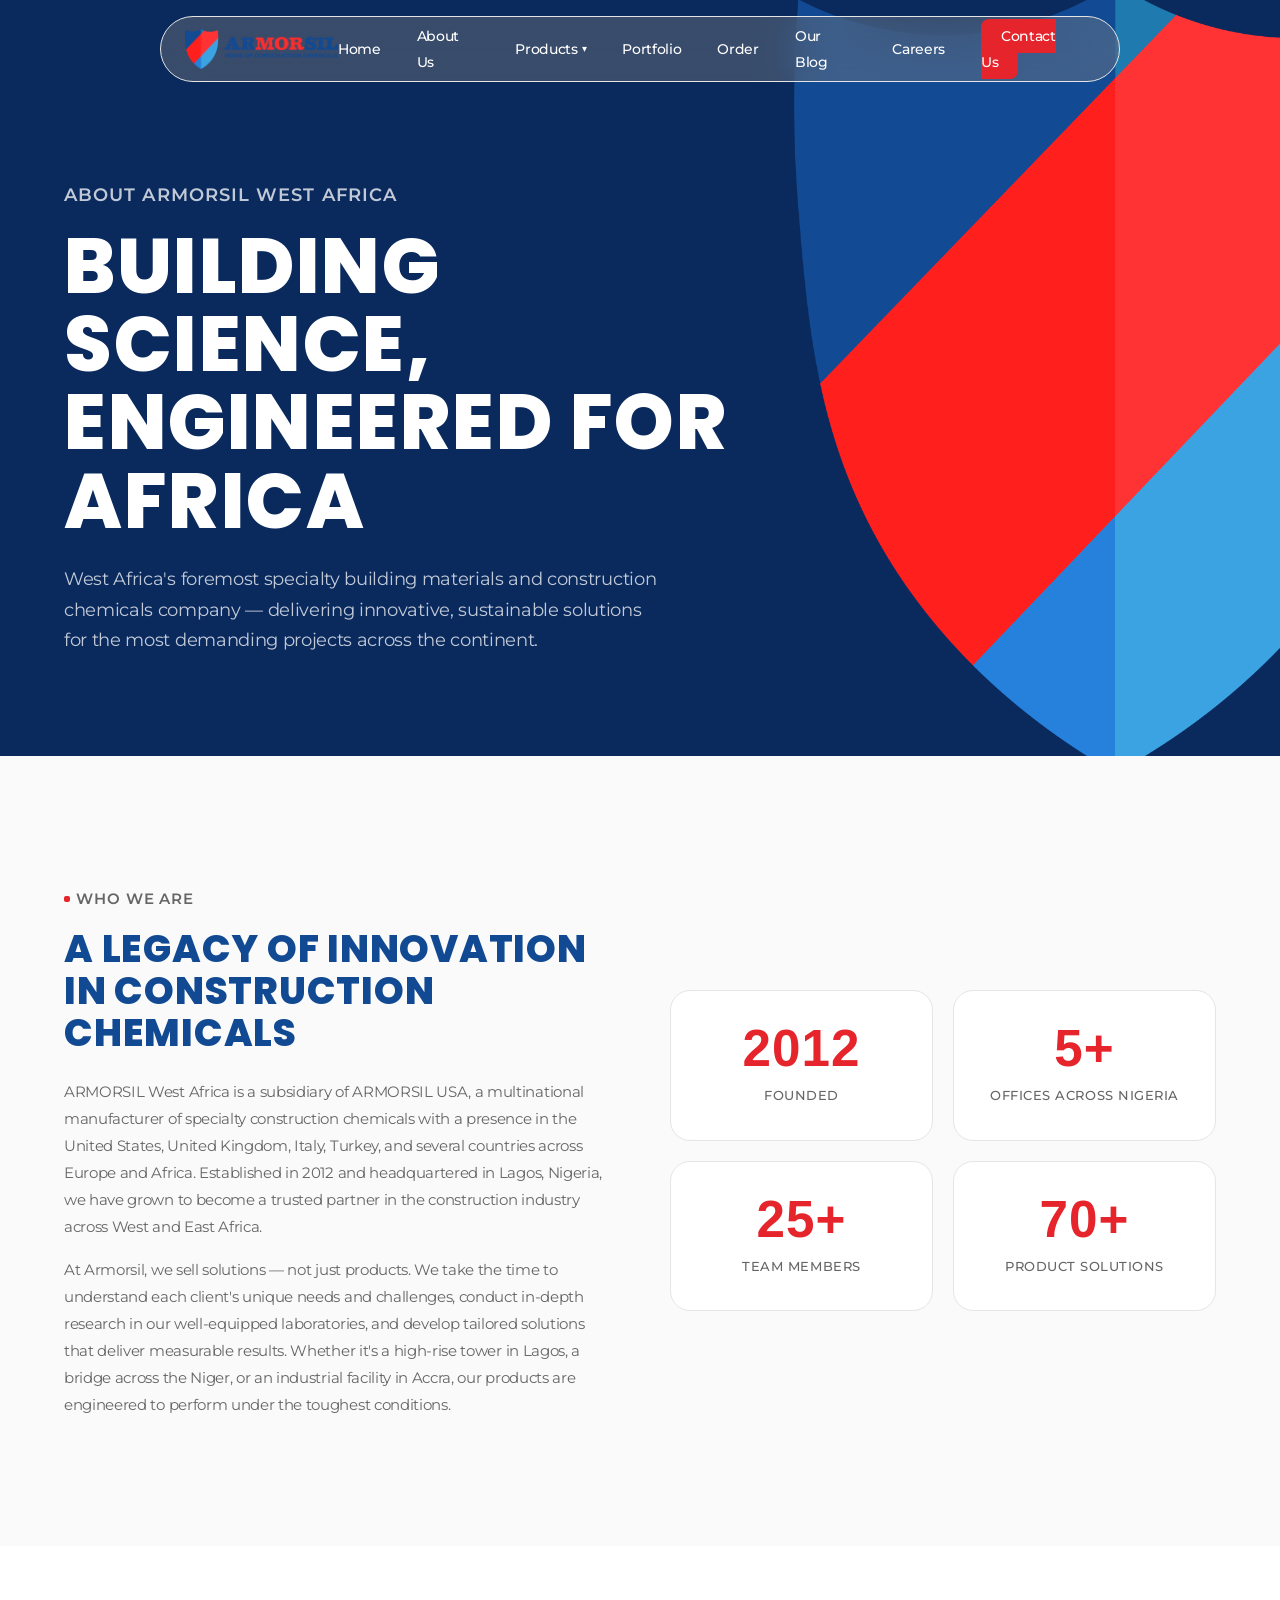
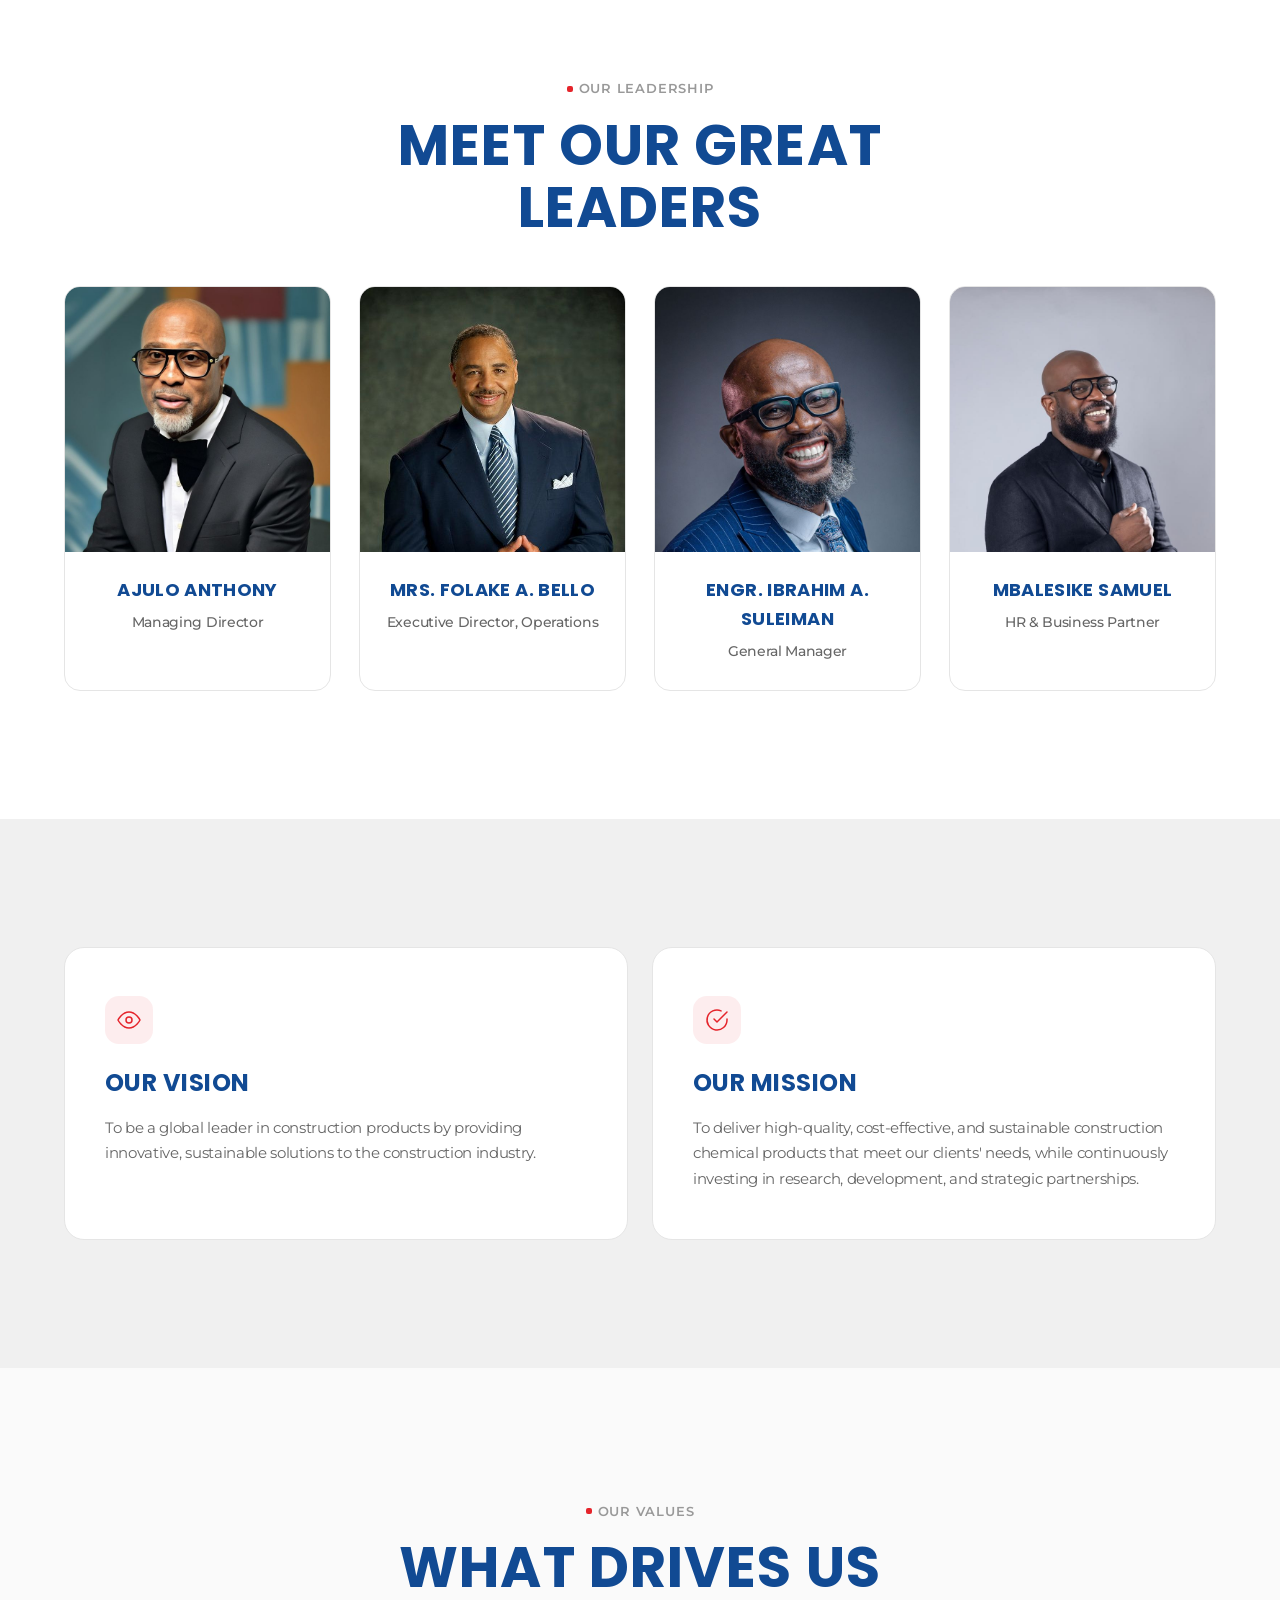
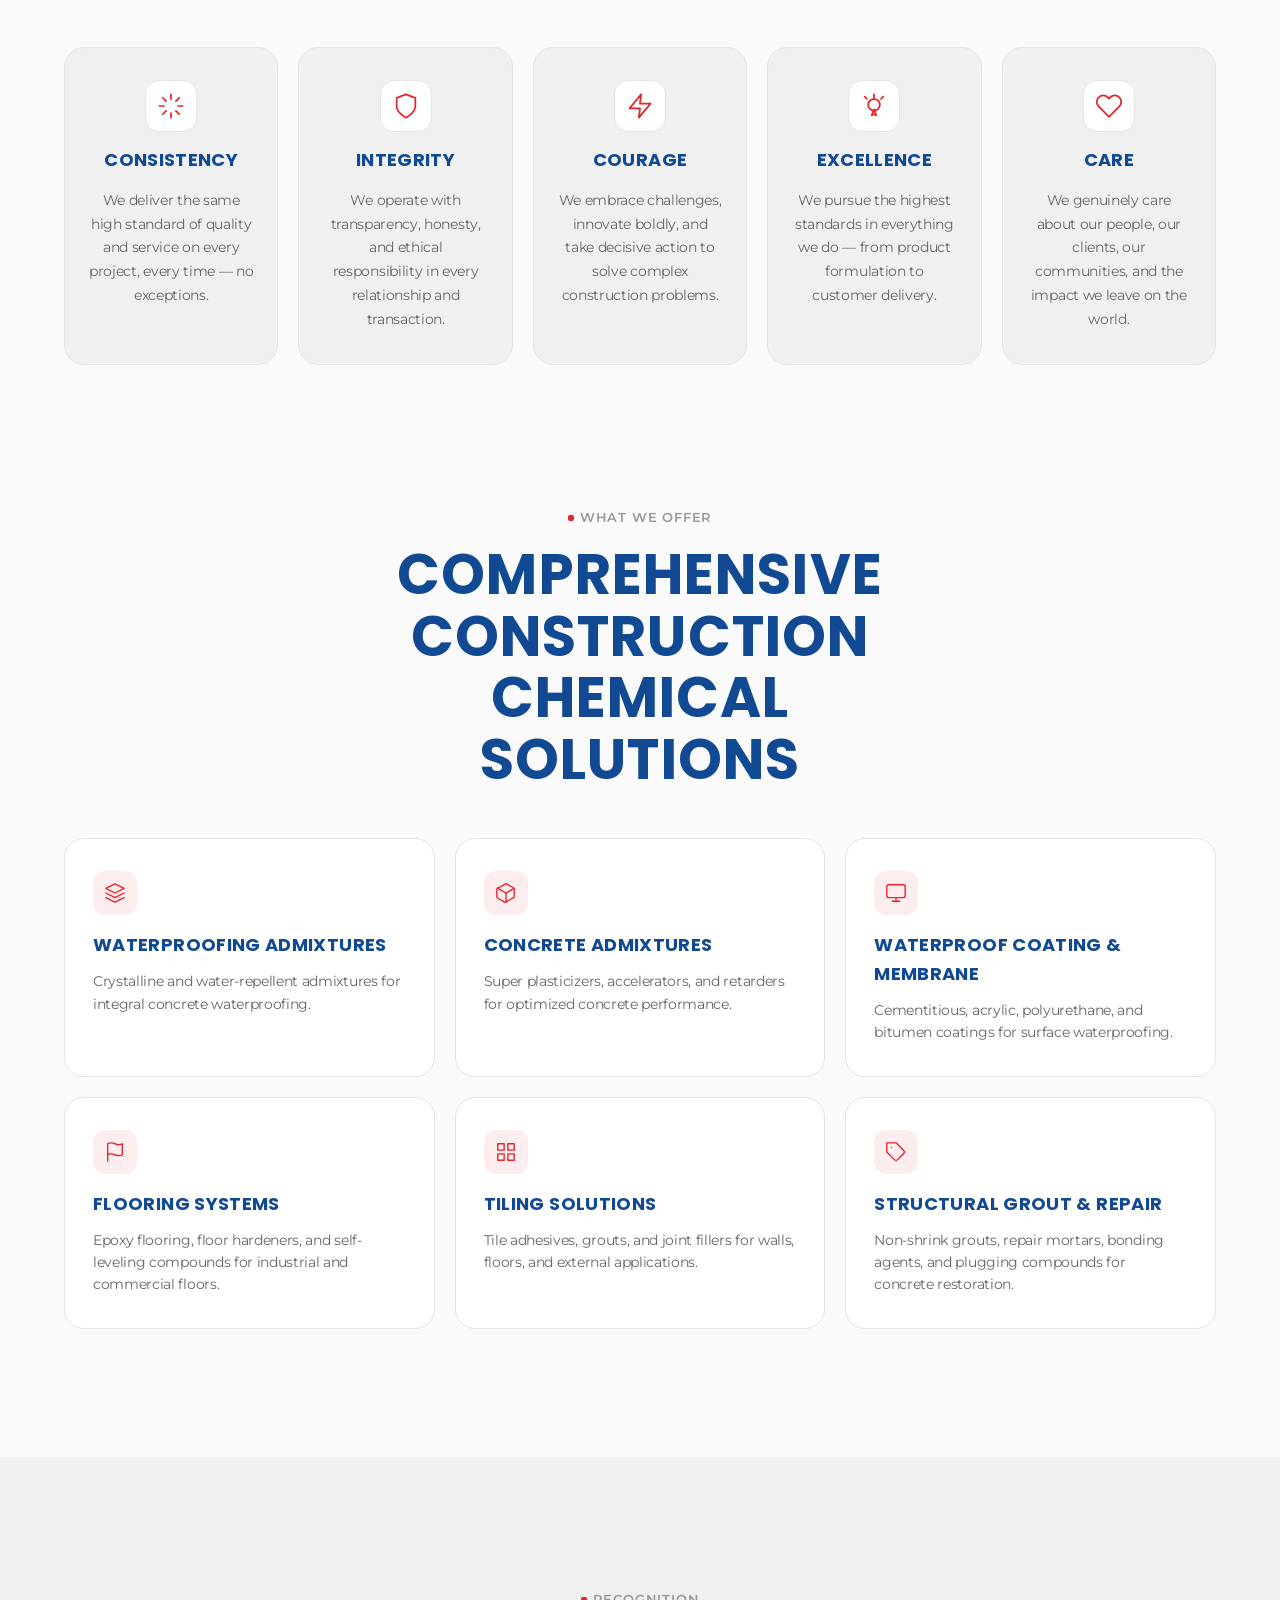
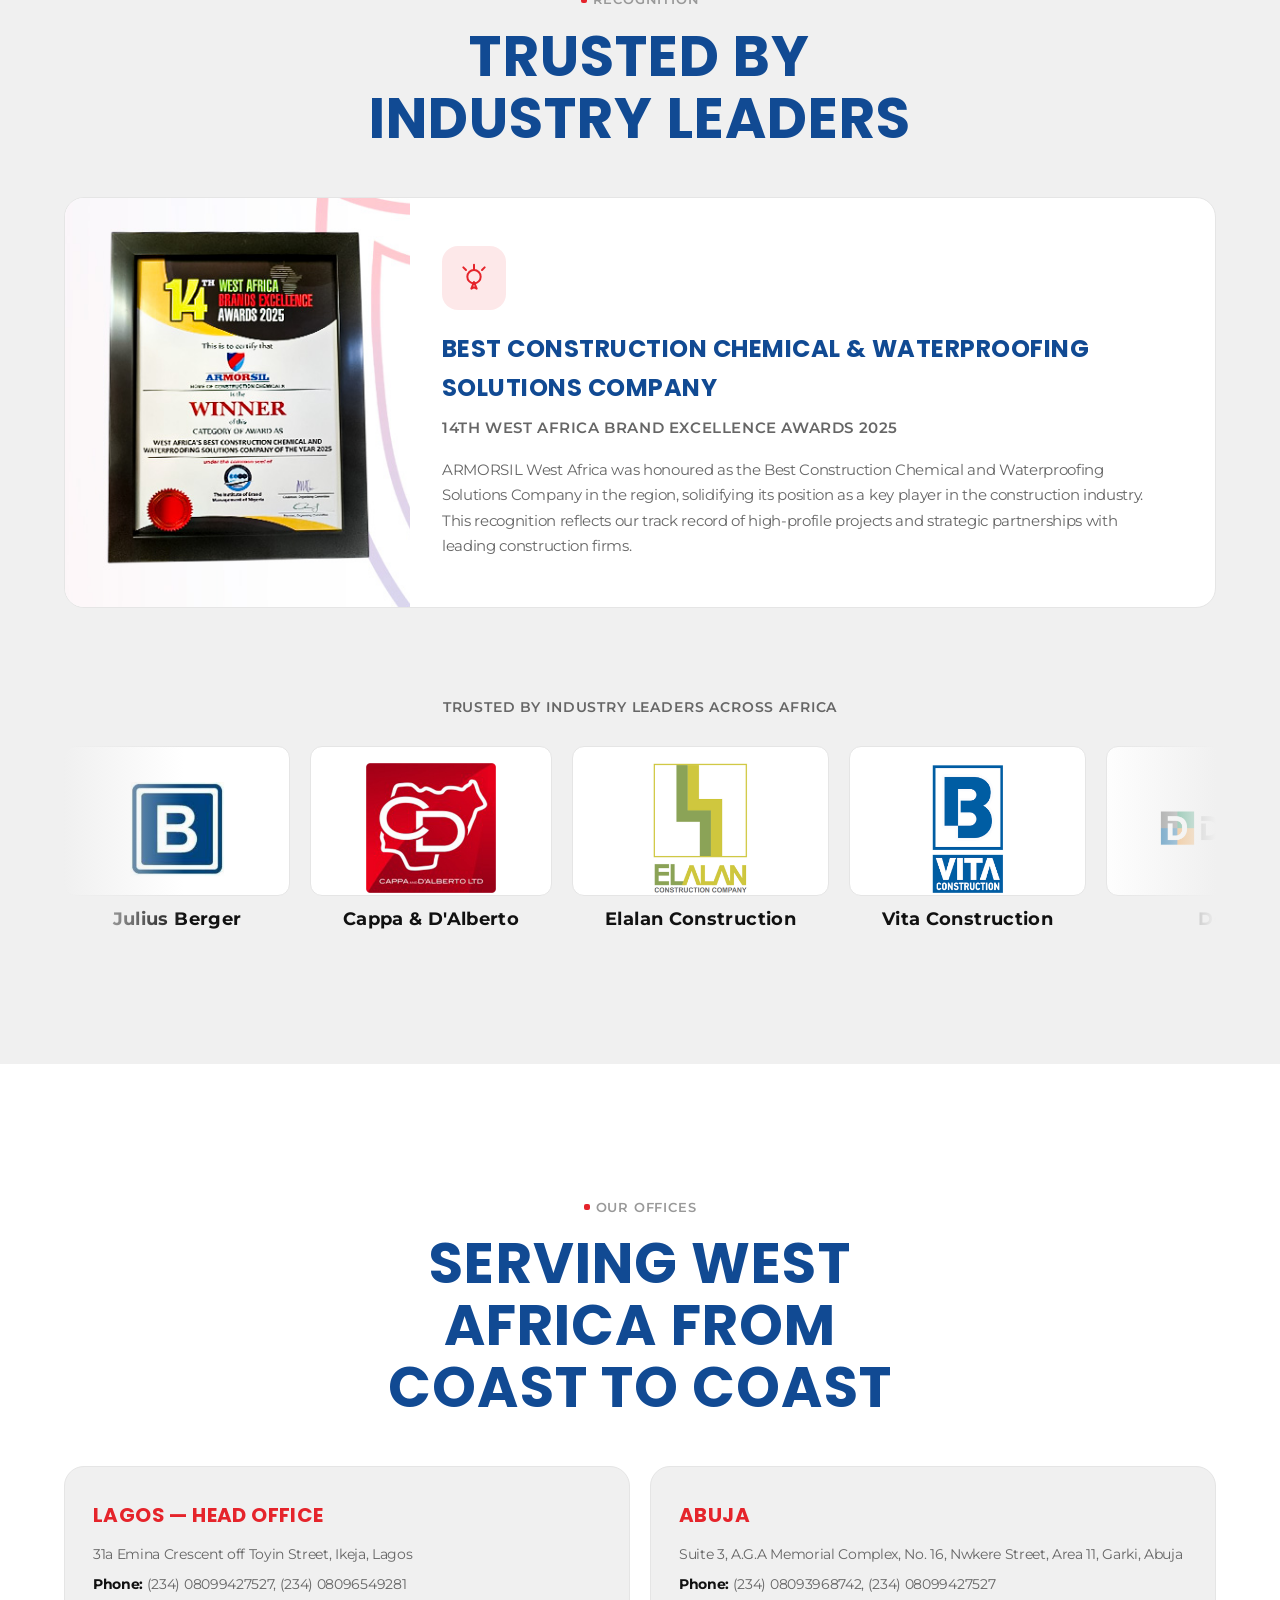
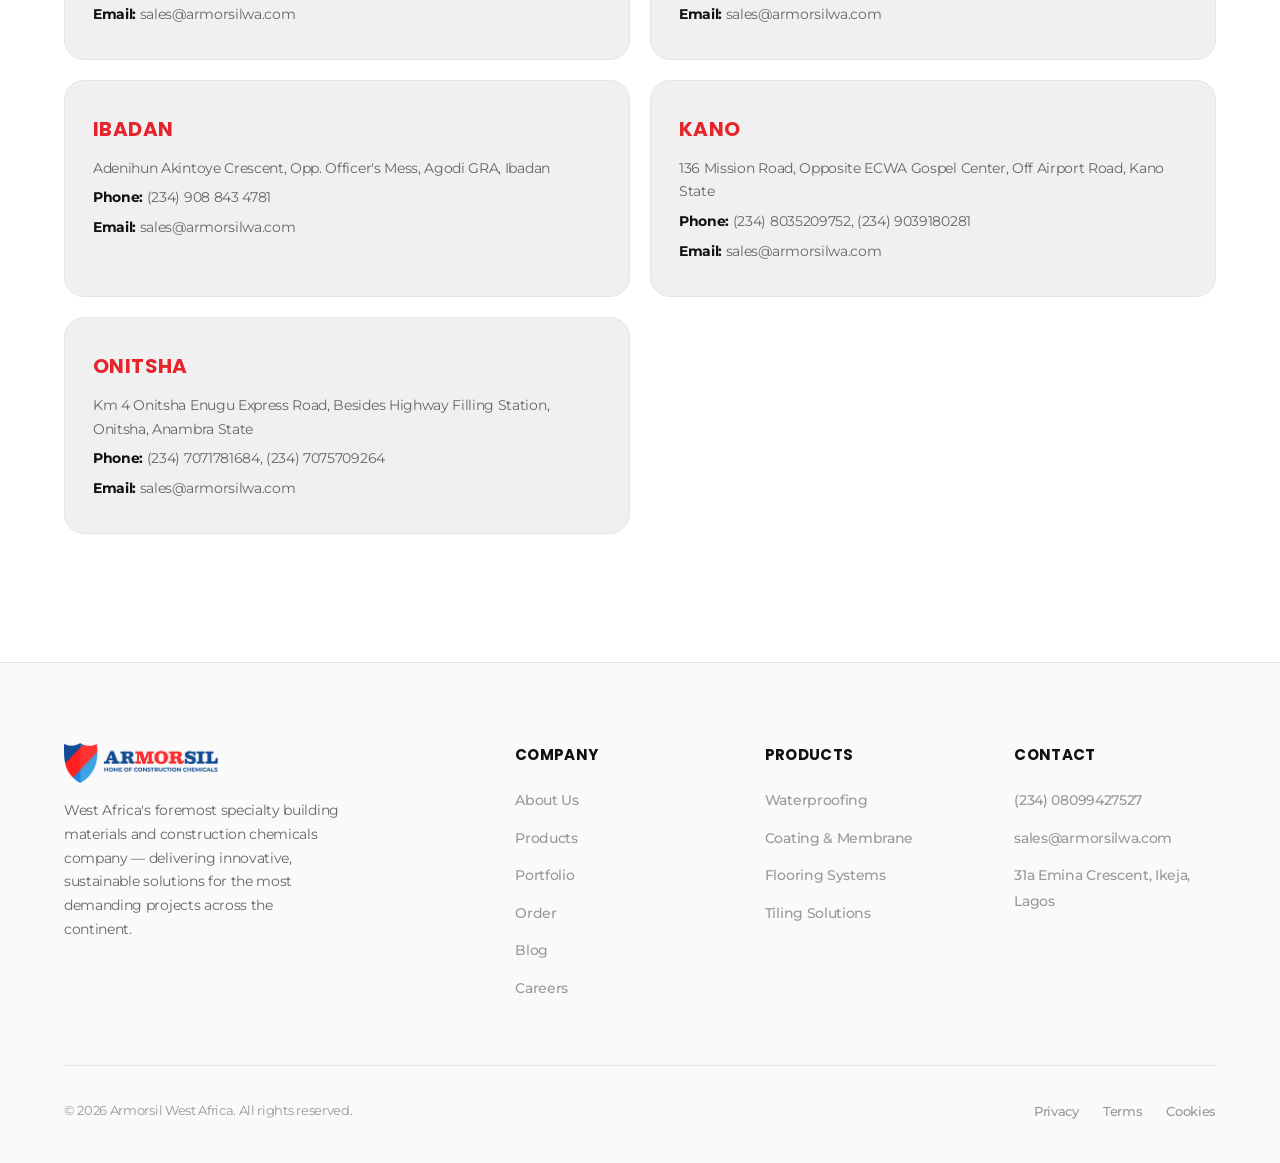
<file: about.html>
<!DOCTYPE html>
<html lang="en">
<head>
    <meta charset="UTF-8">
    <meta name="viewport" content="width=device-width, initial-scale=1.0">
    <title>About Us — Armorsil West Africa</title>
    <link rel="icon" type="image/png" href="asset/armorsilwa-favicon.png">
    <link rel="preconnect" href="https://fonts.googleapis.com">
    <link rel="preconnect" href="https://fonts.gstatic.com" crossorigin>
    <link href="https://fonts.googleapis.com/css2?family=Poppins:wght@600;700;800;900&family=Montserrat:wght@400;500;600;700;800;900&display=swap" rel="stylesheet">
    <link rel="stylesheet" href="css/global.css">
    <link rel="stylesheet" href="css/about.css">
    <script>if(window.innerWidth<900&&!location.pathname.includes('mobile.html'))location.href='mobile.html';</script>
</head>
<body>

    <!-- ===== NAVIGATION ===== -->
    <nav class="nav" role="navigation" aria-label="Main navigation">
        <div class="nav-inner">
            <a href="index.html" class="nav-logo" aria-label="Armorsil Home">
                <img src="asset/armorsilwa-logo.png" alt="Armorsil Logo" class="nav-logo-img">
            </a>
            <ul class="nav-links" id="navLinks">
                <li><a href="index.html">Home</a></li>
                <li><a href="about.html" class="active">About Us</a></li>
                <li class="nav-dropdown">
                    <a href="products.html">Products <span class="dropdown-arrow">▾</span></a>
                    <ul class="dropdown-menu">
                        <li><a href="products.html#waterproofing-admixtures">Waterproofing Admixtures</a></li>
                        <li><a href="products.html#concrete-admixtures">Concrete Admixtures</a></li>
                        <li><a href="products.html#coating-membrane">Waterproof Coating & Membrane</a></li>
                        <li><a href="products.html#curing-agent">Curing Agent</a></li>
                        <li><a href="products.html#release-agent">Release Agent</a></li>
                        <li><a href="products.html#flooring">Flooring</a></li>
                        <li><a href="products.html#tiling-solution">Tiling Solution</a></li>
                        <li><a href="products.html#concrete-repair">Concrete Repair & Bonding Agent</a></li>
                        <li><a href="products.html#expansion-joint">Expansion Joint Sealant</a></li>
                        <li><a href="products.html#structural-grout">Structural Grout</a></li>
                        <li><a href="products.html#thermal-insulation">Thermal Insulation</a></li>
                    </ul>
                </li>
                <li><a href="portfolio.html">Portfolio</a></li>
                <li><a href="order.html">Order</a></li>
                <li><a href="blog.html">Our Blog</a></li>
                <li><a href="careers.html">Careers</a></li>
                <li><a href="about.html#offices" class="nav-contact">Contact Us</a></li>
            </ul>
            <button class="nav-toggle" id="navToggle" aria-label="Toggle menu" aria-expanded="false">
                <span></span>
            </button>
        </div>
    </nav>

    <!-- ===== ABOUT HERO ===== -->
    <section class="about-hero">
        <div class="container">
            <div class="about-hero-content">
                <p class="about-hero-tag">About Armorsil West Africa</p>
                <h1>Building Science,<br>Engineered for Africa</h1>
                <p>West Africa's foremost specialty building materials and construction chemicals company — delivering innovative, sustainable solutions for the most demanding projects across the continent.</p>
            </div>
        </div>
    </section>

    <!-- ===== WHO WE ARE ===== -->
    <section class="about-section">
        <div class="container">
            <div class="about-grid">
                <div class="about-text reveal">
                    <p class="section-tag">Who We Are</p>
                    <h2>A Legacy of Innovation in Construction Chemicals</h2>
                    <p>ARMORSIL West Africa is a subsidiary of ARMORSIL USA, a multinational manufacturer of specialty construction chemicals with a presence in the United States, United Kingdom, Italy, Turkey, and several countries across Europe and Africa. Established in 2012 and headquartered in Lagos, Nigeria, we have grown to become a trusted partner in the construction industry across West and East Africa.</p>
                    <p>At Armorsil, we sell solutions — not just products. We take the time to understand each client's unique needs and challenges, conduct in-depth research in our well-equipped laboratories, and develop tailored solutions that deliver measurable results. Whether it's a high-rise tower in Lagos, a bridge across the Niger, or an industrial facility in Accra, our products are engineered to perform under the toughest conditions.</p>
                </div>
                <div class="about-stats reveal">
                    <div class="about-stat-card">
                        <span class="about-stat-number">2012</span>
                        <span class="about-stat-label">Founded</span>
                    </div>
                    <div class="about-stat-card">
                        <span class="about-stat-number">5+</span>
                        <span class="about-stat-label">Offices Across Nigeria</span>
                    </div>
                    <div class="about-stat-card">
                        <span class="about-stat-number">25+</span>
                        <span class="about-stat-label">Team Members</span>
                    </div>
                    <div class="about-stat-card">
                        <span class="about-stat-number">70+</span>
                        <span class="about-stat-label">Product Solutions</span>
                    </div>
                </div>
            </div>
        </div>
    </section>

    <!-- ===== OUR LEADERSHIP ===== -->
    <section class="about-section about-leadership">
        <div class="container">
            <div class="section-header reveal">
                <p class="section-tag">Our Leadership</p>
                <h2 class="section-title">Meet Our Great Leaders</h2>
            </div>
            <div class="directors-grid">
                <div class="director-card reveal">
                    <div class="director-img">
                        <img src="asset/Leader1.jpeg" alt="Ajulo Anthony" loading="lazy">
                    </div>
                    <div class="director-card-body">
                        <h3 class="director-name">Ajulo Anthony</h3>
                        <p class="director-role">Managing Director</p>
                    </div>
                </div>
                <div class="director-card reveal">
                    <div class="director-img">
                        <img src="asset/Leader2.jpeg" alt="Mrs. Folake A. Bello" loading="lazy">
                    </div>
                    <div class="director-card-body">
                        <h3 class="director-name">Mrs. Folake A. Bello</h3>
                        <p class="director-role">Executive Director, Operations</p>
                    </div>
                </div>
                <div class="director-card reveal">
                    <div class="director-img">
                        <img src="asset/Leader3.jpeg" alt="Engr. Ibrahim A. Suleiman" loading="lazy">
                    </div>
                    <div class="director-card-body">
                        <h3 class="director-name">Engr. Ibrahim A. Suleiman</h3>
                        <p class="director-role">General Manager</p>
                    </div>
                </div>
                <div class="director-card reveal">
                    <div class="director-img">
                        <img src="asset/Leader4.jpeg" alt="Mbalesike Samuel" loading="lazy">
                    </div>
                    <div class="director-card-body">
                        <h3 class="director-name">Mbalesike Samuel</h3>
                        <p class="director-role">HR &amp; Business Partner</p>
                    </div>
                </div>
            </div>
        </div>
    </section>

    <!-- ===== VISION & MISSION ===== -->
    <section class="about-vm">
        <div class="container">
            <div class="vm-grid">
                <div class="vm-card reveal">
                    <div class="vm-icon">
                        <svg viewBox="0 0 24 24" fill="none" stroke="currentColor" stroke-width="1.5" stroke-linecap="round" stroke-linejoin="round"><path d="M1 12s4-8 11-8 11 8 11 8-4 8-11 8-11-8-11-8z"/><circle cx="12" cy="12" r="3"/></svg>
                    </div>
                    <h3>Our Vision</h3>
                    <p>To be a global leader in construction products by providing innovative, sustainable solutions to the construction industry.</p>
                </div>
                <div class="vm-card reveal">
                    <div class="vm-icon">
                        <svg viewBox="0 0 24 24" fill="none" stroke="currentColor" stroke-width="1.5" stroke-linecap="round" stroke-linejoin="round"><path d="M22 11.08V12a10 10 0 11-5.93-9.14"/><path d="M22 4L12 14.01l-3-3"/></svg>
                    </div>
                    <h3>Our Mission</h3>
                    <p>To deliver high-quality, cost-effective, and sustainable construction chemical products that meet our clients' needs, while continuously investing in research, development, and strategic partnerships.</p>
                </div>
            </div>
        </div>
    </section>

    <!-- ===== OUR VALUES ===== -->
    <section class="about-section about-values">
        <div class="container">
            <div class="section-header reveal">
                <p class="section-tag">Our Values</p>
                <h2 class="section-title">What Drives Us</h2>
            </div>
            <div class="values-grid">
                <div class="values-card reveal">
                    <div class="values-icon">
                        <svg viewBox="0 0 24 24" fill="none" stroke="currentColor" stroke-width="1.5" stroke-linecap="round" stroke-linejoin="round"><path d="M12 2v4M12 18v4M4.93 4.93l2.83 2.83M16.24 16.24l2.83 2.83M2 12h4M18 12h4M4.93 19.07l2.83-2.83M16.24 7.76l2.83-2.83"/></svg>
                    </div>
                    <h3>Consistency</h3>
                    <p>We deliver the same high standard of quality and service on every project, every time — no exceptions.</p>
                </div>
                <div class="values-card reveal">
                    <div class="values-icon">
                        <svg viewBox="0 0 24 24" fill="none" stroke="currentColor" stroke-width="1.5" stroke-linecap="round" stroke-linejoin="round"><path d="M12 22s8-4 8-10V5l-8-3-8 3v7c0 6 8 10 8 10z"/></svg>
                    </div>
                    <h3>Integrity</h3>
                    <p>We operate with transparency, honesty, and ethical responsibility in every relationship and transaction.</p>
                </div>
                <div class="values-card reveal">
                    <div class="values-icon">
                        <svg viewBox="0 0 24 24" fill="none" stroke="currentColor" stroke-width="1.5" stroke-linecap="round" stroke-linejoin="round"><path d="M13 2L3 14h9l-1 8 10-12h-9l1-8z"/></svg>
                    </div>
                    <h3>Courage</h3>
                    <p>We embrace challenges, innovate boldly, and take decisive action to solve complex construction problems.</p>
                </div>
                <div class="values-card reveal">
                    <div class="values-icon">
                        <svg viewBox="0 0 24 24" fill="none" stroke="currentColor" stroke-width="1.5" stroke-linecap="round" stroke-linejoin="round"><path d="M12 15l-2 5 2-1 2 1-2-5z"/><path d="M12 2v4"/><path d="M6 6l-2-2"/><path d="M18 6l2-2"/><circle cx="12" cy="11" r="5"/></svg>
                    </div>
                    <h3>Excellence</h3>
                    <p>We pursue the highest standards in everything we do — from product formulation to customer delivery.</p>
                </div>
                <div class="values-card reveal">
                    <div class="values-icon">
                        <svg viewBox="0 0 24 24" fill="none" stroke="currentColor" stroke-width="1.5" stroke-linecap="round" stroke-linejoin="round"><path d="M20.84 4.61a5.5 5.5 0 00-7.78 0L12 5.67l-1.06-1.06a5.5 5.5 0 00-7.78 7.78l1.06 1.06L12 21.23l7.78-7.78 1.06-1.06a5.5 5.5 0 000-7.78z"/></svg>
                    </div>
                    <h3>Care</h3>
                    <p>We genuinely care about our people, our clients, our communities, and the impact we leave on the world.</p>
                </div>
            </div>
        </div>
    </section>

    <!-- ===== PRODUCT CATEGORIES ===== -->
    <section class="about-section about-products">
        <div class="container">
            <div class="section-header reveal">
                <p class="section-tag">What We Offer</p>
                <h2 class="section-title">Comprehensive Construction Chemical Solutions</h2>
            </div>
            <div class="about-cat-grid">
                <div class="about-cat-card reveal">
                    <div class="about-cat-icon"><svg viewBox="0 0 24 24" fill="none" stroke="currentColor" stroke-width="1.5" stroke-linecap="round" stroke-linejoin="round"><path d="M12 2L2 7l10 5 10-5-10-5z"/><path d="M2 17l10 5 10-5"/><path d="M2 12l10 5 10-5"/></svg></div>
                    <h3>Waterproofing Admixtures</h3>
                    <p>Crystalline and water-repellent admixtures for integral concrete waterproofing.</p>
                </div>
                <div class="about-cat-card reveal">
                    <div class="about-cat-icon"><svg viewBox="0 0 24 24" fill="none" stroke="currentColor" stroke-width="1.5" stroke-linecap="round" stroke-linejoin="round"><path d="M21 16V8a2 2 0 00-1-1.73l-7-4a2 2 0 00-2 0l-7 4A2 2 0 002 8v8a2 2 0 001 1.73l7 4a2 2 0 002 0l7-4A2 2 0 0021 16z"/><path d="M12 22V12"/><path d="M3.3 7L12 12l8.7-5"/></svg></div>
                    <h3>Concrete Admixtures</h3>
                    <p>Super plasticizers, accelerators, and retarders for optimized concrete performance.</p>
                </div>
                <div class="about-cat-card reveal">
                    <div class="about-cat-icon"><svg viewBox="0 0 24 24" fill="none" stroke="currentColor" stroke-width="1.5" stroke-linecap="round" stroke-linejoin="round"><rect x="2" y="3" width="20" height="14" rx="2"/><path d="M8 21h8M12 17v4"/></svg></div>
                    <h3>Waterproof Coating & Membrane</h3>
                    <p>Cementitious, acrylic, polyurethane, and bitumen coatings for surface waterproofing.</p>
                </div>
                <div class="about-cat-card reveal">
                    <div class="about-cat-icon"><svg viewBox="0 0 24 24" fill="none" stroke="currentColor" stroke-width="1.5" stroke-linecap="round" stroke-linejoin="round"><path d="M4 15s1-1 4-1 5 2 8 2 4-1 4-1V3s-1 1-4 1-5-2-8-2-4 1-4 1z"/><path d="M4 22v-7"/></svg></div>
                    <h3>Flooring Systems</h3>
                    <p>Epoxy flooring, floor hardeners, and self-leveling compounds for industrial and commercial floors.</p>
                </div>
                <div class="about-cat-card reveal">
                    <div class="about-cat-icon"><svg viewBox="0 0 24 24" fill="none" stroke="currentColor" stroke-width="1.5" stroke-linecap="round" stroke-linejoin="round"><rect x="3" y="3" width="7" height="7"/><rect x="14" y="3" width="7" height="7"/><rect x="3" y="14" width="7" height="7"/><rect x="14" y="14" width="7" height="7"/></svg></div>
                    <h3>Tiling Solutions</h3>
                    <p>Tile adhesives, grouts, and joint fillers for walls, floors, and external applications.</p>
                </div>
                <div class="about-cat-card reveal">
                    <div class="about-cat-icon"><svg viewBox="0 0 24 24" fill="none" stroke="currentColor" stroke-width="1.5" stroke-linecap="round" stroke-linejoin="round"><path d="M20.59 13.41l-7.17 7.17a2 2 0 01-2.83 0L2 12V2h10l8.59 8.59a2 2 0 010 2.82z"/><path d="M7 7h.01"/></svg></div>
                    <h3>Structural Grout & Repair</h3>
                    <p>Non-shrink grouts, repair mortars, bonding agents, and plugging compounds for concrete restoration.</p>
                </div>
            </div>
        </div>
    </section>

    <!-- ===== ACHIEVEMENTS ===== -->
    <section class="about-section about-achievements">
        <div class="container">
            <div class="section-header reveal">
                <p class="section-tag">Recognition</p>
                <h2 class="section-title">Trusted by Industry Leaders</h2>
            </div>
            <div class="achievement-card reveal">
                <div class="achievement-image">
                    <img src="asset/Awards/award2.jpg" alt="14th West Africa Brand Excellence Awards 2025" loading="lazy">
                </div>
                <div class="achievement-content">
                    <div class="achievement-badge">
                        <svg viewBox="0 0 24 24" fill="none" stroke="currentColor" stroke-width="1.5" stroke-linecap="round" stroke-linejoin="round"><path d="M12 15l-2 5 2-1 2 1-2-5z"/><path d="M12 2v4"/><path d="M6 6l-2-2"/><path d="M18 6l2-2"/><circle cx="12" cy="11" r="5"/></svg>
                    </div>
                    <h3>Best Construction Chemical & Waterproofing Solutions Company</h3>
                    <p class="achievement-source">14th West Africa Brand Excellence Awards 2025</p>
                    <p>ARMORSIL West Africa was honoured as the Best Construction Chemical and Waterproofing Solutions Company in the region, solidifying its position as a key player in the construction industry. This recognition reflects our track record of high-profile projects and strategic partnerships with leading construction firms.</p>
                </div>
            </div>
            <div class="partner-marquee reveal">
                <p class="partner-marquee-label">Trusted by industry leaders across Africa</p>
                <div class="partner-marquee-track" id="partnerTrack">
                    <div class="partner-marquee-group">
                        <div class="partner-logo-card"><div class="partner-logo-img-wrap"><img src="asset/Clients_Logos/juliusBerger.jpg" alt="Julius Berger" class="partner-logo-img" loading="lazy"></div><span>Julius Berger</span></div>
                        <div class="partner-logo-card"><div class="partner-logo-img-wrap"><img src="asset/Clients_Logos/Cappa.jpg" alt="Cappa &amp; D'Alberto" class="partner-logo-img" loading="lazy"></div><span>Cappa &amp; D'Alberto</span></div>
                        <div class="partner-logo-card"><div class="partner-logo-img-wrap"><img src="asset/Clients_Logos/Elalan.jpg" alt="Elalan Construction" class="partner-logo-img" loading="lazy"></div><span>Elalan Construction</span></div>
                        <div class="partner-logo-card"><div class="partner-logo-img-wrap"><img src="asset/Clients_Logos/vita construction.jpg" alt="Vita Construction" class="partner-logo-img" loading="lazy"></div><span>Vita Construction</span></div>
                        <div class="partner-logo-card"><div class="partner-logo-img-wrap"><img src="asset/Clients_Logos/dori.jpg" alt="Dori" class="partner-logo-img" loading="lazy"></div><span>Dori</span></div>
                        <div class="partner-logo-card"><div class="partner-logo-img-wrap"><img src="asset/Clients_Logos/craneburg.jpg" alt="Craneburg" class="partner-logo-img" loading="lazy"></div><span>Craneburg</span></div>
                        <div class="partner-logo-card"><div class="partner-logo-img-wrap"><img src="asset/Clients_Logos/ccecc.jpg" alt="CCECC" class="partner-logo-img" loading="lazy"></div><span>CCECC</span></div>
                        <div class="partner-logo-card"><div class="partner-logo-img-wrap"><img src="asset/Clients_Logos/gilmor.jpg" alt="Gilmor" class="partner-logo-img" loading="lazy"></div><span>Gilmor</span></div>
                        <div class="partner-logo-card"><div class="partner-logo-img-wrap"><img src="asset/Clients_Logos/SCCnigeria.jpg" alt="SCC Nigeria" class="partner-logo-img" loading="lazy"></div><span>SCC Nigeria</span></div>
                        <div class="partner-logo-card"><div class="partner-logo-img-wrap"><img src="asset/Clients_Logos/ArabContractors.jpg" alt="Arab Contractors" class="partner-logo-img" loading="lazy"></div><span>Arab Contractors</span></div>
                        <div class="partner-logo-card"><div class="partner-logo-img-wrap"><img src="asset/Clients_Logos/Dangote.jpg" alt="Dangote Cement" class="partner-logo-img" loading="lazy"></div><span>Dangote Cement</span></div>
                    </div>
                    <div class="partner-marquee-group">
                        <div class="partner-logo-card"><div class="partner-logo-img-wrap"><img src="asset/Clients_Logos/juliusBerger.jpg" alt="Julius Berger" class="partner-logo-img" loading="lazy"></div><span>Julius Berger</span></div>
                        <div class="partner-logo-card"><div class="partner-logo-img-wrap"><img src="asset/Clients_Logos/Cappa.jpg" alt="Cappa &amp; D'Alberto" class="partner-logo-img" loading="lazy"></div><span>Cappa &amp; D'Alberto</span></div>
                        <div class="partner-logo-card"><div class="partner-logo-img-wrap"><img src="asset/Clients_Logos/Elalan.jpg" alt="Elalan Construction" class="partner-logo-img" loading="lazy"></div><span>Elalan Construction</span></div>
                        <div class="partner-logo-card"><div class="partner-logo-img-wrap"><img src="asset/Clients_Logos/vita construction.jpg" alt="Vita Construction" class="partner-logo-img" loading="lazy"></div><span>Vita Construction</span></div>
                        <div class="partner-logo-card"><div class="partner-logo-img-wrap"><img src="asset/Clients_Logos/dori.jpg" alt="Dori" class="partner-logo-img" loading="lazy"></div><span>Dori</span></div>
                        <div class="partner-logo-card"><div class="partner-logo-img-wrap"><img src="asset/Clients_Logos/craneburg.jpg" alt="Craneburg" class="partner-logo-img" loading="lazy"></div><span>Craneburg</span></div>
                        <div class="partner-logo-card"><div class="partner-logo-img-wrap"><img src="asset/Clients_Logos/ccecc.jpg" alt="CCECC" class="partner-logo-img" loading="lazy"></div><span>CCECC</span></div>
                        <div class="partner-logo-card"><div class="partner-logo-img-wrap"><img src="asset/Clients_Logos/gilmor.jpg" alt="Gilmor" class="partner-logo-img" loading="lazy"></div><span>Gilmor</span></div>
                        <div class="partner-logo-card"><div class="partner-logo-img-wrap"><img src="asset/Clients_Logos/SCCnigeria.jpg" alt="SCC Nigeria" class="partner-logo-img" loading="lazy"></div><span>SCC Nigeria</span></div>
                        <div class="partner-logo-card"><div class="partner-logo-img-wrap"><img src="asset/Clients_Logos/ArabContractors.jpg" alt="Arab Contractors" class="partner-logo-img" loading="lazy"></div><span>Arab Contractors</span></div>
                        <div class="partner-logo-card"><div class="partner-logo-img-wrap"><img src="asset/Clients_Logos/Dangote.jpg" alt="Dangote Cement" class="partner-logo-img" loading="lazy"></div><span>Dangote Cement</span></div>
                    </div>
                </div>
            </div>
        </div>
    </section>

    <!-- ===== CONTACT / OFFICES ===== -->
    <section class="about-section about-offices" id="offices">
        <div class="container">
            <div class="section-header reveal">
                <p class="section-tag">Our Offices</p>
                <h2 class="section-title">Serving West Africa from Coast to Coast</h2>
            </div>
            <div class="offices-grid">
                <div class="office-card reveal">
                    <h3>Lagos — Head Office</h3>
                    <p>31a Emina Crescent off Toyin Street, Ikeja, Lagos</p>
                    <p><strong>Phone:</strong> (234) 08099427527, (234) 08096549281</p>
                    <p><strong>Email:</strong> sales@armorsilwa.com</p>
                </div>
                <div class="office-card reveal">
                    <h3>Abuja</h3>
                    <p>Suite 3, A.G.A Memorial Complex, No. 16, Nwkere Street, Area 11, Garki, Abuja</p>
                    <p><strong>Phone:</strong> (234) 08093968742, (234) 08099427527</p>
                    <p><strong>Email:</strong> sales@armorsilwa.com</p>
                </div>
                <div class="office-card reveal">
                    <h3>Ibadan</h3>
                    <p>Adenihun Akintoye Crescent, Opp. Officer's Mess, Agodi GRA, Ibadan</p>
                    <p><strong>Phone:</strong> (234) 908 843 4781</p>
                    <p><strong>Email:</strong> sales@armorsilwa.com</p>
                </div>
                <div class="office-card reveal">
                    <h3>Kano</h3>
                    <p>136 Mission Road, Opposite ECWA Gospel Center, Off Airport Road, Kano State</p>
                    <p><strong>Phone:</strong> (234) 8035209752, (234) 9039180281</p>
                    <p><strong>Email:</strong> sales@armorsilwa.com</p>
                </div>
                <div class="office-card reveal">
                    <h3>Onitsha</h3>
                    <p>Km 4 Onitsha Enugu Express Road, Besides Highway Filling Station, Onitsha, Anambra State</p>
                    <p><strong>Phone:</strong> (234) 7071781684, (234) 7075709264</p>
                    <p><strong>Email:</strong> sales@armorsilwa.com</p>
                </div>
            </div>
        </div>
    </section>

    <!-- ===== FOOTER ===== -->
    <footer class="footer" id="footer">
        <div class="container">
            <div class="footer-grid">
                <div>
                    <a href="index.html" class="nav-logo" aria-label="Armorsil Home">
                        <img src="asset/armorsilwa-logo.png" alt="Armorsil Logo" class="nav-logo-img">
                    </a>
                    <p class="footer-brand-desc">West Africa's foremost specialty building materials and construction chemicals company — delivering innovative, sustainable solutions for the most demanding projects across the continent.</p>
                </div>
                <div>
                    <h4 class="footer-col-title">Company</h4>
                    <ul class="footer-links">
                        <li><a href="about.html">About Us</a></li>
                        <li><a href="products.html">Products</a></li>
                        <li><a href="portfolio.html">Portfolio</a></li>
                        <li><a href="order.html">Order</a></li>
                        <li><a href="blog.html">Blog</a></li>
                        <li><a href="careers.html">Careers</a></li>
                    </ul>
                </div>
                <div>
                    <h4 class="footer-col-title">Products</h4>
                    <ul class="footer-links">
                        <li><a href="products.html#waterproofing-admixtures">Waterproofing</a></li>
                        <li><a href="products.html#coating-membrane">Coating & Membrane</a></li>
                        <li><a href="products.html#flooring">Flooring Systems</a></li>
                        <li><a href="products.html#tiling-solution">Tiling Solutions</a></li>
                    </ul>
                </div>
                <div>
                    <h4 class="footer-col-title">Contact</h4>
                    <ul class="footer-links">
                        <li><a href="tel:+23408099427527">(234) 08099427527</a></li>
                        <li><a href="mailto:sales@armorsilwa.com">sales@armorsilwa.com</a></li>
                        <li><a href="#">31a Emina Crescent, Ikeja, Lagos</a></li>
                    </ul>
                </div>
            </div>
            <div class="footer-bottom">
                <p class="footer-copy">&copy; 2026 Armorsil West Africa. All rights reserved.</p>
                <ul class="footer-bottom-links">
                    <li><a href="#">Privacy</a></li>
                    <li><a href="#">Terms</a></li>
                    <li><a href="#">Cookies</a></li>
                </ul>
            </div>
        </div>
    </footer>

    <script src="armorsilwa-script.js"></script>

</body>
</html>
</file>
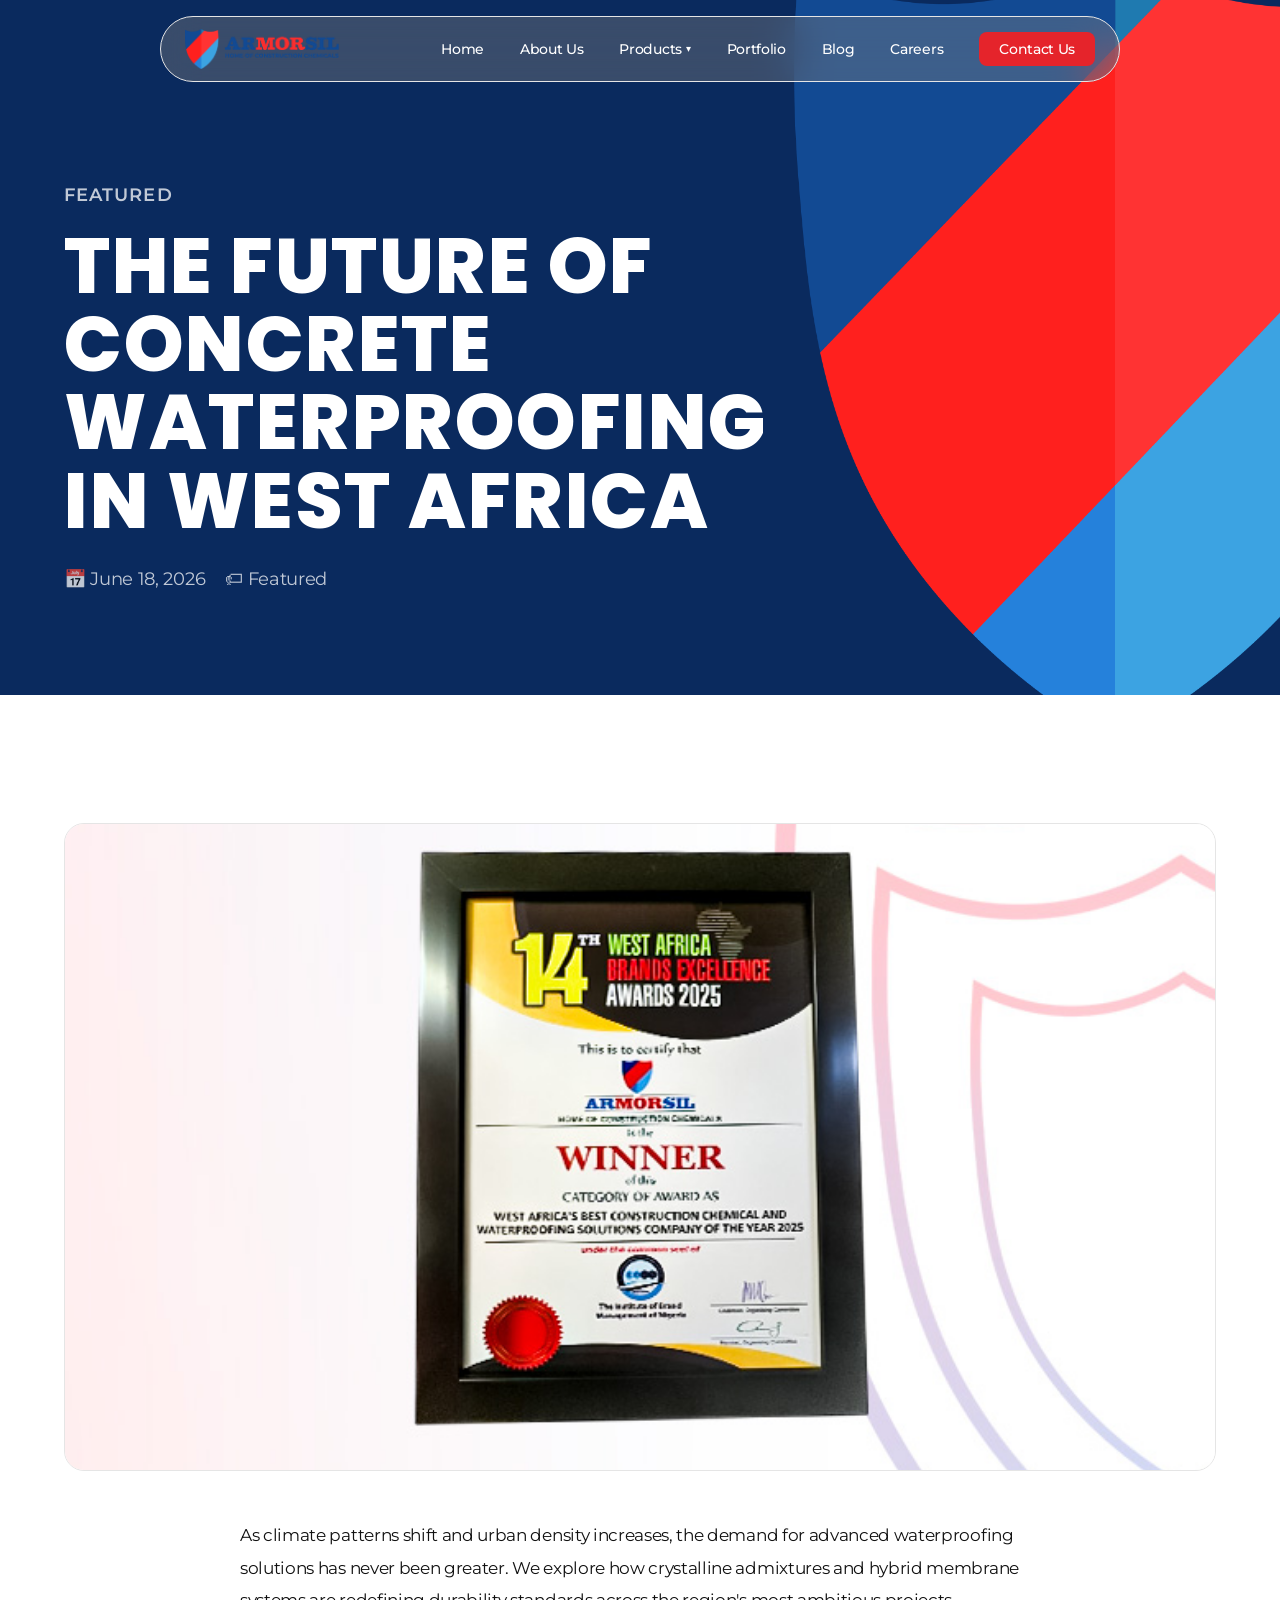
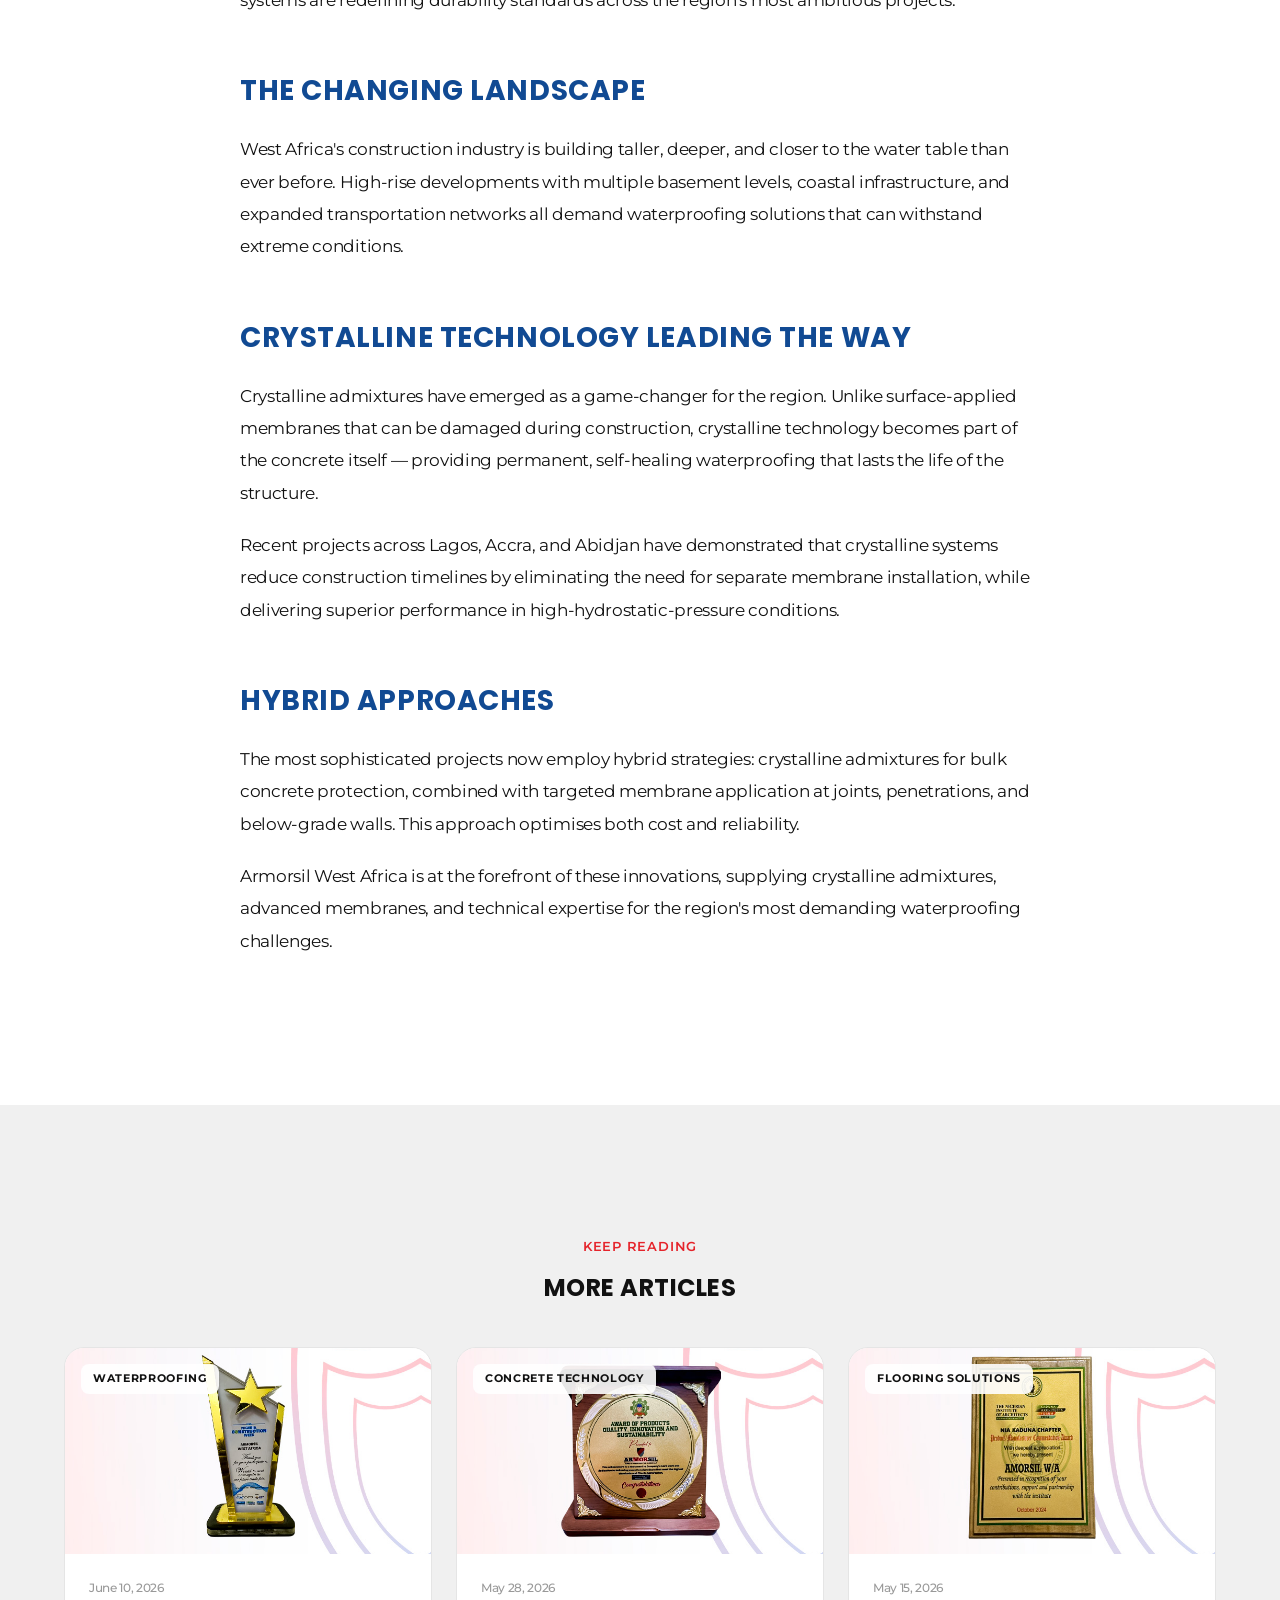
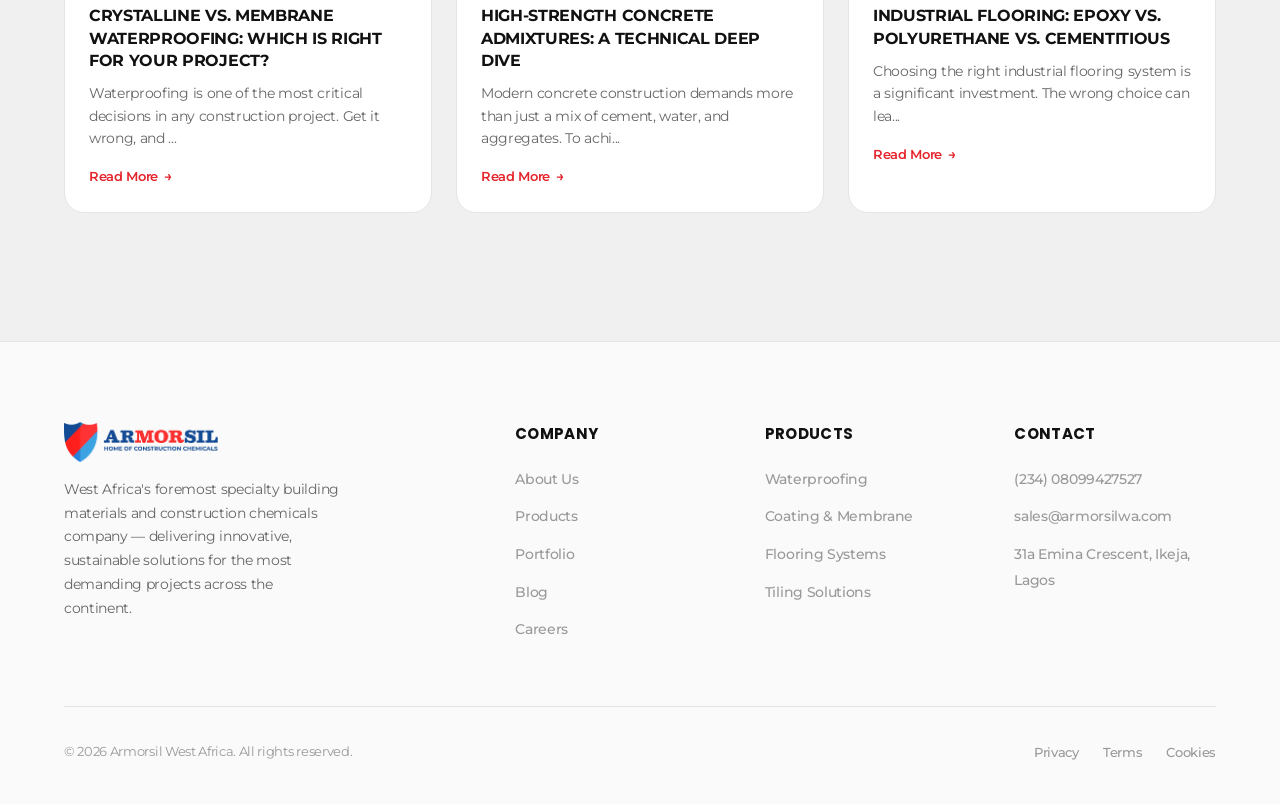
<file: blog-article.html>
<!DOCTYPE html>
<html lang="en">
<head>
    <meta charset="UTF-8">
    <meta name="viewport" content="width=device-width, initial-scale=1.0">
    <title>Article — Armorsil West Africa</title>
    <link rel="icon" type="image/png" href="asset/armorsilwa-favicon.png">
    <link rel="preconnect" href="https://fonts.googleapis.com">
    <link rel="preconnect" href="https://fonts.gstatic.com" crossorigin>
    <link href="https://fonts.googleapis.com/css2?family=Poppins:wght@600;700;800;900&family=Montserrat:wght@400;500;600;700;800;900&display=swap" rel="stylesheet">
    <link rel="stylesheet" href="css/global.css">
    <link rel="stylesheet" href="css/blog.css">
    <script>if(window.innerWidth<900&&!location.pathname.includes('mobile.html'))location.href='mobile.html';</script>
</head>
<body>

    <!-- ===== NAVIGATION ===== -->
    <nav class="nav" role="navigation" aria-label="Main navigation">
        <div class="nav-inner">
            <a href="index.html" class="nav-logo" aria-label="Armorsil Home">
                <img src="asset/armorsilwa-logo.png" alt="Armorsil Logo" class="nav-logo-img">
            </a>
            <ul class="nav-links" id="navLinks">
                <li><a href="index.html">Home</a></li>
                <li><a href="about.html">About Us</a></li>
                <li class="nav-dropdown">
                    <a href="products.html">Products <span class="dropdown-arrow">▾</span></a>
                    <ul class="dropdown-menu">
                        <li><a href="products.html#waterproofing-admixtures">Waterproofing Admixtures</a></li>
                        <li><a href="products.html#concrete-admixtures">Concrete Admixtures</a></li>
                        <li><a href="products.html#coating-membrane">Coating & Membrane</a></li>
                        <li><a href="products.html#flooring">Flooring Systems</a></li>
                        <li><a href="products.html#tiling-solution">Tiling Solutions</a></li>
                        <li><a href="products.html#grouting">Grouting & Anchoring</a></li>
                        <li><a href="products.html#insulation">Insulation Systems</a></li>
                        <li><a href="products.html#repair">Repair & Strengthening</a></li>
                    </ul>
                </li>
                <li><a href="portfolio.html">Portfolio</a></li>
                <li><a href="blog.html">Blog</a></li>
                <li><a href="careers.html">Careers</a></li>
                <li><a href="about.html#offices" class="nav-contact">Contact Us</a></li>
            </ul>
            <button class="nav-toggle" id="navToggle" aria-label="Toggle menu" aria-expanded="false">
                <span></span>
            </button>
        </div>
    </nav>

    <!-- ===== ARTICLE HERO ===== -->
    <section class="blog-hero" id="articleHero" style="display:none;">
        <div class="container">
            <div class="blog-hero-content">
                <p class="blog-hero-tag" id="articleCategory"></p>
                <h1 id="articleTitle"></h1>
                <p class="article-meta" id="articleMeta"></p>
            </div>
        </div>
        <style>
            .article-meta {
                color: rgba(255,255,255,0.6);
                font-size: 14px;
                margin-top: 16px;
            }
            .article-meta span {
                display: inline-flex;
                align-items: center;
                gap: 6px;
                margin-right: 20px;
            }
        </style>
    </section>

    <!-- ===== ARTICLE CONTENT ===== -->
    <section class="article-content" id="articleContent" style="display:none;">
        <div class="container">
            <div class="article-featured-img" id="articleImage"></div>
            <div class="article-body" id="articleBody"></div>
        </div>
    </section>

    <!-- ===== MORE ARTICLES ===== -->
    <section class="more-articles" id="moreArticles" style="display:none;">
        <div class="container">
            <div class="section-header">
                <p class="section-subtitle">Keep Reading</p>
                <h2>More Articles</h2>
            </div>
            <div class="blog-grid" id="moreArticlesGrid"></div>
        </div>
    </section>

    <!-- ===== FOOTER ===== -->
    <footer class="footer" id="footer">
        <div class="container">
            <div class="footer-grid">
                <div>
                    <a href="index.html" class="nav-logo" aria-label="Armorsil Home">
                        <img src="asset/armorsilwa-logo.png" alt="Armorsil Logo" class="nav-logo-img">
                    </a>
                    <p class="footer-brand-desc">West Africa's foremost specialty building materials and construction chemicals company — delivering innovative, sustainable solutions for the most demanding projects across the continent.</p>
                </div>
                <div>
                    <h4 class="footer-col-title">Company</h4>
                    <ul class="footer-links">
                        <li><a href="about.html">About Us</a></li>
                        <li><a href="products.html">Products</a></li>
                        <li><a href="portfolio.html">Portfolio</a></li>
                        <li><a href="blog.html">Blog</a></li>
                        <li><a href="careers.html">Careers</a></li>
                    </ul>
                </div>
                <div>
                    <h4 class="footer-col-title">Products</h4>
                    <ul class="footer-links">
                        <li><a href="products.html#waterproofing-admixtures">Waterproofing</a></li>
                        <li><a href="products.html#coating-membrane">Coating & Membrane</a></li>
                        <li><a href="products.html#flooring">Flooring Systems</a></li>
                        <li><a href="products.html#tiling-solution">Tiling Solutions</a></li>
                    </ul>
                </div>
                <div>
                    <h4 class="footer-col-title">Contact</h4>
                    <ul class="footer-links">
                        <li><a href="tel:+23408099427527">(234) 08099427527</a></li>
                        <li><a href="mailto:sales@armorsilwa.com">sales@armorsilwa.com</a></li>
                        <li><a href="#">31a Emina Crescent, Ikeja, Lagos</a></li>
                    </ul>
                </div>
            </div>
            <div class="footer-bottom">
                <p class="footer-copy">&copy; 2026 Armorsil West Africa. All rights reserved.</p>
                <ul class="footer-bottom-links">
                    <li><a href="#">Privacy</a></li>
                    <li><a href="#">Terms</a></li>
                    <li><a href="#">Cookies</a></li>
                </ul>
            </div>
        </div>
    </footer>

    <script>
        // Mobile nav toggle
        document.getElementById('navToggle').addEventListener('click', function() {
            const nav = document.getElementById('navLinks');
            nav.classList.toggle('open');
            this.classList.toggle('open');
            this.setAttribute('aria-expanded', nav.classList.contains('open'));
        });

        // ===== ARTICLE DATA =====
        const articles = {
            "crystalline-vs-membrane-waterproofing": {
                title: "Crystalline vs. Membrane Waterproofing: Which Is Right for Your Project?",
                date: "June 10, 2026",
                category: "Waterproofing",
                image: "asset/Awards/Award3.jpg",
                content: `
                    <p>Waterproofing is one of the most critical decisions in any construction project. Get it wrong, and you face structural damage, mould issues, and costly repairs down the line. Two of the most common approaches are crystalline admixtures and applied membrane systems. But which one is right for your project?</p>

                    <h2>Understanding Crystalline Waterproofing</h2>
                    <p>Crystalline admixtures are added directly to the concrete mix during batching. They react with water and cement particles to form insoluble crystals that fill pores, capillaries, and micro-cracks throughout the concrete matrix. This makes the concrete itself waterproof — permanently.</p>
                    <p>Because the protection is integral to the concrete, it cannot be punctured, torn, or damaged during backfilling or subsequent trades. It also self-heals: if new cracks form and water enters, the crystalline reaction activates again to seal them.</p>

                    <h2>Understanding Membrane Systems</h2>
                    <p>Applied membranes — sheet membranes, liquid-applied coatings, or spray-applied systems — create a physical barrier on the surface of the concrete. They are typically applied to the positive side (the side exposed to water) and require careful surface preparation, priming, and quality control during installation.</p>
                    <p>Membranes are highly effective when installed correctly and are often specified for below-grade structures, green roofs, and water-retaining structures where absolute reliability is required.</p>

                    <h2>Key Comparison Factors</h2>
                    <p><strong>Cost:</strong> Crystalline admixtures add to the cost of the concrete mix but eliminate the need for separate membrane installation labour and materials. For large projects, this often results in significant savings.</p>
                    <p><strong>Durability:</strong> Crystalline protection lasts the lifetime of the concrete. Membranes can degrade over time, especially when exposed to UV or physical damage during construction.</p>
                    <p><strong>Installation Timeline:</strong> Crystalline admixtures require no additional trades or curing time — the waterproofing happens as the concrete cures. Membranes add days or weeks to the construction schedule.</p>
                    <p><strong>Repairability:</strong> Membranes can be patched if damaged. Crystalline concrete self-heals small cracks but cannot be "repaired" if the concrete itself is structurally compromised.</p>

                    <h2>Which Should You Choose?</h2>
                    <p>For most new concrete structures, crystalline admixtures offer the best balance of cost, durability, and construction simplicity. Membrane systems remain the go-to for retrofit applications, above-grade exposed slabs, and situations where the concrete substrate is already in place.</p>
                    <p>Many specifiers now use a hybrid approach: crystalline admixtures in the concrete for primary protection, with a membrane applied only in critical areas such as joints, penetrations, and below-grade walls.</p>
                    <p>At Armorsil West Africa, we supply both solutions and our technical team can help you evaluate the best approach for your specific project conditions.</p>
                `
            },
            "high-strength-concrete-admixtures": {
                title: "High-Strength Concrete Admixtures: A Technical Deep Dive",
                date: "May 28, 2026",
                category: "Concrete Technology",
                image: "asset/Awards/Award4.jpg",
                content: `
                    <p>Modern concrete construction demands more than just a mix of cement, water, and aggregates. To achieve the high strengths, workability, and durability required for today's megastructures, chemical admixtures have become indispensable. This article takes a technical look at the most important admixture categories.</p>

                    <h2>Superplasticizers</h2>
                    <p>Superplasticizers, also known as high-range water reducers (HRWR), are the backbone of high-performance concrete. They disperse cement particles, reducing water demand by up to 30% while maintaining workability. This lower water-cement ratio directly translates to higher compressive strength and reduced permeability.</p>
                    <p>Modern polycarboxylate ether (PCE) superplasticizers offer superior slump retention, making them ideal for ready-mix concrete in hot climates and long-haul deliveries.</p>

                    <h2>Accelerators</h2>
                    <p>Accelerating admixtures speed up the early hydration of cement, reducing setting time and enabling faster formwork removal and earlier strength gain. They are essential for cold-weather concreting, shotcrete applications, and projects with tight construction schedules.</p>
                    <p>Calcium chloride-based accelerators are effective but can promote corrosion in reinforced concrete. Non-chloride alternatives such as calcium nitrate or triethanolamine are preferred for structural applications.</p>

                    <h2>Retarders</h2>
                    <p>Retarders slow the hydration process, extending the workable life of concrete in hot weather, large pours, or complex formwork. They are also used in ready-mix concrete for long-distance transport.</p>
                    <p>Common retarders include lignosulphonates, sugars, and hydroxycarboxylic acids. The dosage must be carefully controlled — too much can permanently inhibit setting.</p>

                    <p>Contact Armorsil's technical team for guidance on selecting and dosing admixtures for your specific concrete mix design.</p>
                `
            },
            "industrial-flooring-epoxy-vs-polyurethane": {
                title: "Industrial Flooring: Epoxy vs. Polyurethane vs. Cementitious",
                date: "May 15, 2026",
                category: "Flooring Solutions",
                image: "asset/Awards/photo-1477959858617-67f85cf4f1df.jpg",
                content: `
                    <p>Choosing the right industrial flooring system is a significant investment. The wrong choice can lead to premature failure, safety hazards, and costly downtime. Here we compare three of the most common industrial flooring technologies.</p>

                    <h2>Epoxy Flooring</h2>
                    <p>Epoxy systems are thermosetting resins that cure into a hard, chemical-resistant, and impact-resistant surface. They offer excellent adhesion to concrete substrates and are available in a wide range of colours and finishes. Epoxy is ideal for warehouses, manufacturing plants, and commercial kitchens.</p>
                    <p>Key advantages: high compressive strength, chemical resistance, seamless surface, and aesthetic versatility. Limitations: UV degradation (yellowing in sunlight), brittle under impact, and longer curing time.</p>

                    <h2>Polyurethane Flooring</h2>
                    <p>Polyurethane (PU) floor systems are more flexible than epoxy, making them better suited for areas subject to thermal cycling, heavy impact, or vibration. They also offer superior UV stability and abrasion resistance.</p>
                    <p>PU systems are commonly used in cold storage, food processing plants, and parking decks. They can be formulated as seamless coatings, mortars, or high-build systems.</p>

                    <h2>Cementitious Flooring</h2>
                    <p>Cementitious toppings are based on Portland cement or calcium aluminate cement (CAC) combined with aggregates and polymers. They provide high temperature resistance, rapid curing, and good slip resistance — even when wet.</p>
                    <p>These systems are preferred for breweries, dairies, chemical processing plants, and areas exposed to hot water or steam cleaning. The main limitation is lower chemical resistance compared to epoxy or PU for aggressive acids and solvents.</p>

                    <p>Armorsil supplies a full range of industrial flooring solutions and our engineers can advise on the optimal system based on your operational requirements, budget, and installation timeline.</p>
                `
            },
            "state-of-construction-chemicals-nigeria-2026": {
                title: "The State of Construction Chemicals in Nigeria 2026",
                date: "May 2, 2026",
                category: "Industry Insights",
                image: "asset/Awards/award2.jpg",
                content: `
                    <p>The Nigerian construction chemicals market has experienced significant growth over the past five years, driven by large-scale infrastructure investments, urbanisation, and increasing awareness of the benefits of specialised construction materials. Here is a comprehensive overview of the market in 2026.</p>

                    <h2>Market Size and Growth</h2>
                    <p>The Nigerian construction chemicals market is estimated to be worth over $400 million in 2026, with a compound annual growth rate (CAGR) of approximately 8% since 2020. Key segments include concrete admixtures, waterproofing systems, flooring solutions, and repair mortars.</p>

                    <h2>Regulatory Developments</h2>
                    <p>The Standards Organisation of Nigeria (SON) has introduced stricter quality standards for imported and locally manufactured construction chemicals. Certification through SON's Mandatory Conformity Assessment Programme (MANCAP) is now a prerequisite for market access, helping to reduce the prevalence of substandard products.</p>

                    <h2>Emerging Technologies</h2>
                    <p>Self-healing concrete, photocatalytic coatings, and digital quality assurance tools are gaining traction in Nigeria's premium construction segment. Local manufacturers are investing in R&D to adapt these technologies for tropical conditions and local raw materials.</p>

                    <p>Armorsil West Africa remains at the forefront of these developments, offering innovative solutions backed by technical expertise and local manufacturing capability.</p>
                `
            },
            "case-study-waterproofing-25-storey-tower": {
                title: "Case Study: Waterproofing a 25-Storey Tower in Lagos",
                date: "April 18, 2026",
                category: "Project Spotlights",
                image: "asset/Awards/Award3.jpg",
                content: `
                    <p>How Armorsil's integrated waterproofing system — from foundation to rooftop — ensured a watertight envelope for one of Lagos's newest high-rises.</p>

                    <h2>The Challenge</h2>
                    <p>A 25-storey mixed-use development in Victoria Island, Lagos, required comprehensive waterproofing across all levels. The structure featured a three-level basement carpark, ground-floor retail, office floors, and a rooftop amenity deck. The high water table in the area meant the basement required positive-side waterproofing capable of withstanding significant hydrostatic pressure.</p>

                    <h2>The Solution</h2>
                    <p>Armorsil specified a multi-layered approach. For the basement, a crystalline admixture was added to the concrete mix for integral protection, complemented by a liquid-applied polyurethane membrane on the positive side. Joints and penetrations were detailed with hydrophilic swellable waterstops and sealants.</p>
                    <p>Above grade, balconies, terraces, and the rooftop received a hybrid system of cementitious waterproofing and a UV-stable acrylic membrane. All systems were selected for compatibility with tropical conditions and local installation practices.</p>

                    <h2>The Result</h2>
                    <p>The building has maintained a completely dry interior through two rainy seasons. The integrated approach reduced the waterproofing programme duration by three weeks compared to traditional membrane-only methods, contributing to the project's on-time delivery.</p>
                `
            },
            "concrete-shrinkage-admixtures": {
                title: "Understanding Concrete Shrinkage and How Admixtures Help",
                date: "April 5, 2026",
                category: "Concrete Technology",
                image: "asset/Awards/Award4.jpg",
                content: `
                    <p>The science behind plastic and drying shrinkage in concrete — and the role of shrinkage-reducing admixtures and fibres in mitigating cracks.</p>

                    <h2>What is Concrete Shrinkage?</h2>
                    <p>Concrete shrinkage is the reduction in volume that occurs as concrete dries and cures. There are two primary types: plastic shrinkage, which occurs within the first few hours after placement while the concrete is still in its plastic state, and drying shrinkage, which occurs over weeks and months as excess water evaporates from the hardened concrete.</p>

                    <h2>Plastic Shrinkage</h2>
                    <p>Plastic shrinkage cracking happens when the rate of evaporation from the concrete surface exceeds the rate of bleed water rising to the surface. This creates tensile stresses that cause surface cracks, typically appearing within one to six hours of placement.</p>
                    <p>Prevention strategies include proper curing (fogging, wet hessian, curing compounds), wind breaks, and the use of monofilament polypropylene fibres that distribute tensile stresses throughout the fresh concrete.</p>

                    <h2>Drying Shrinkage</h2>
                    <p>Drying shrinkage is a long-term phenomenon. As the cement paste loses water, it contracts. If this contraction is restrained by reinforcement, subgrade friction, or adjacent structural elements, tensile stresses develop and can cause cracking.</p>
                    <p>Shrinkage-reducing admixtures (SRAs) work by lowering the surface tension of water in the capillary pores, reducing the drying shrinkage by 30% to 60%. They are particularly effective in slabs-on-grade, pavements, and large floor areas where joint spacing is a concern.</p>

                    <p>Armorsil supplies a complete range of shrinkage-reducing admixtures and fibre reinforcement systems. Contact our technical team for dosage recommendations and specification support.</p>
                `
            },
            "sustainable-construction-green-building-west-africa": {
                title: "Sustainable Construction: Green Building Trends in West Africa",
                date: "March 22, 2026",
                category: "Industry Insights",
                image: "asset/Awards/award2.jpg",
                content: `
                    <p>Exploring how eco-friendly materials, energy-efficient designs, and sustainable construction practices are gaining momentum across the region's development landscape.</p>

                    <h2>The Green Building Movement in West Africa</h2>
                    <p>West Africa is experiencing a paradigm shift in construction. Developers, contractors, and government agencies are increasingly adopting green building principles — driven by rising energy costs, environmental awareness, and the long-term economic benefits of sustainable design.</p>

                    <h2>Key Trends</h2>
                    <p><strong>Energy-Efficient Building Envelopes:</strong> High-performance insulation systems, cool roofs, and thermally efficient glazing are becoming standard in premium commercial developments.</p>
                    <p><strong>Water Conservation:</strong> Rainwater harvesting, greywater recycling, and permeable paving are being integrated into new developments to reduce strain on municipal water infrastructure.</p>
                    <p><strong>Low-Carbon Materials:</strong> Supplementary cementitious materials (SCMs) like fly ash, slag, and silica fume are increasingly specified to reduce the carbon footprint of concrete. Armorsil's range of concrete admixtures supports the use of these materials without compromising performance.</p>

                    <h2>Certification and Standards</h2>
                    <p>EDGE (Excellence in Design for Greater Efficiencies) certification, developed by IFC, is gaining traction in Nigeria and Ghana. Several Armorsil-supplied projects have achieved EDGE certification through the use of our reflective coatings, insulation systems, and water-reducing admixtures.</p>

                    <p>As the green building movement accelerates, Armorsil West Africa is committed to providing the products and technical expertise needed to build a more sustainable built environment.</p>
                `
            },
            "concrete-repair-strengthening-modern-techniques": {
                title: "Concrete Repair and Strengthening: Modern Techniques and Materials",
                date: "March 8, 2026",
                category: "Concrete Repair",
                image: "asset/Awards/Award3.jpg",
                content: `
                    <p>A guide to the latest repair mortars, bonding agents, and structural strengthening systems for extending the life of aging concrete infrastructure.</p>

                    <h2>Why Concrete Repairs Matter</h2>
                    <p>Nigeria and West Africa have a significant inventory of aging concrete structures — bridges, marine facilities, industrial plants, and buildings — that require assessment, repair, and strengthening. Proper repair not only extends service life but also prevents catastrophic failures and reduces lifecycle costs.</p>

                    <h2>Modern Repair Materials</h2>
                    <p>Today's repair mortars go far beyond simple cement-sand mixes. Polymer-modified cementitious mortars offer high bond strength, low shrinkage, and controlled modulus of elasticity to match the parent concrete. For deeper repairs, fibre-reinforced mortars provide additional tensile strength and crack control.</p>

                    <h2>Structural Strengthening Systems</h2>
                    <p>Carbon fibre-reinforced polymer (CFRP) wraps and laminates have revolutionised structural strengthening. They offer exceptional strength-to-weight ratio, corrosion resistance, and rapid installation without significant added mass. CFRP is widely used for strengthening beams, columns, slabs, and walls.</p>

                    <p>Armorsil's range of repair and strengthening systems includes everything from bonding primers to high-strength grouts and CFRP composites, supported by technical design assistance and on-site supervision.</p>
                `
            },
            "thermal-insulation-tropical-climates": {
                title: "Thermal Insulation in Tropical Climates: What Works Best?",
                date: "February 20, 2026",
                category: "Thermal Insulation",
                image: "asset/Awards/Award4.jpg",
                content: `
                    <p>Comparing spray foam, rigid board, and reflective insulation systems for West Africa's unique climate conditions — energy savings, installation, and cost-benefit analysis.</p>

                    <h2>Tropical Insulation Requirements</h2>
                    <p>In tropical climates, the primary function of insulation is to reduce heat gain from the exterior, rather than retaining heat as in cold climates. This fundamentally changes the performance requirements: solar reflectance, thermal emittance, and resistance to moisture ingress become critical factors.</p>

                    <h2>Spray Foam Insulation</h2>
                    <p>Closed-cell spray polyurethane foam (SPF) offers the highest R-value per inch of any insulation material. It also provides an effective air and vapour barrier. However, it requires specialised equipment and trained applicators, and costs are higher than alternative systems.</p>

                    <h2>Rigid Board Insulation</h2>
                    <p>Extruded polystyrene (XPS) and polyisocyanurate (PIR) boards offer good thermal performance at lower cost. They are widely used in roof and wall applications but require careful detailing at joints and penetrations to prevent thermal bridging.</p>

                    <h2>Reflective Insulation Systems</h2>
                    <p>Radiant barriers and reflective insulation systems combine low-emissivity surfaces with an air gap to reflect radiant heat. They are highly effective in hot climates, lightweight, and easy to install — particularly in roof spaces and under metal roofing sheets.</p>

                    <p>Armorsil's Armor Insulator range includes solutions for all three approaches. Our technical team can provide thermal performance modelling to help you select the most cost-effective system for your project.</p>
                `
            },
            "future-of-concrete-waterproofing-west-africa": {
                title: "The Future of Concrete Waterproofing in West Africa",
                date: "June 18, 2026",
                category: "Featured",
                image: "asset/Awards/award2.jpg",
                content: `
                    <p>As climate patterns shift and urban density increases, the demand for advanced waterproofing solutions has never been greater. We explore how crystalline admixtures and hybrid membrane systems are redefining durability standards across the region's most ambitious projects.</p>

                    <h2>The Changing Landscape</h2>
                    <p>West Africa's construction industry is building taller, deeper, and closer to the water table than ever before. High-rise developments with multiple basement levels, coastal infrastructure, and expanded transportation networks all demand waterproofing solutions that can withstand extreme conditions.</p>

                    <h2>Crystalline Technology Leading the Way</h2>
                    <p>Crystalline admixtures have emerged as a game-changer for the region. Unlike surface-applied membranes that can be damaged during construction, crystalline technology becomes part of the concrete itself — providing permanent, self-healing waterproofing that lasts the life of the structure.</p>
                    <p>Recent projects across Lagos, Accra, and Abidjan have demonstrated that crystalline systems reduce construction timelines by eliminating the need for separate membrane installation, while delivering superior performance in high-hydrostatic-pressure conditions.</p>

                    <h2>Hybrid Approaches</h2>
                    <p>The most sophisticated projects now employ hybrid strategies: crystalline admixtures for bulk concrete protection, combined with targeted membrane application at joints, penetrations, and below-grade walls. This approach optimises both cost and reliability.</p>

                    <p>Armorsil West Africa is at the forefront of these innovations, supplying crystalline admixtures, advanced membranes, and technical expertise for the region's most demanding waterproofing challenges.</p>
                `
            }
        };

        // Article slugs in display order (for "more articles")
        const articleOrder = [
            "future-of-concrete-waterproofing-west-africa",
            "crystalline-vs-membrane-waterproofing",
            "high-strength-concrete-admixtures",
            "industrial-flooring-epoxy-vs-polyurethane",
            "state-of-construction-chemicals-nigeria-2026",
            "case-study-waterproofing-25-storey-tower",
            "concrete-shrinkage-admixtures",
            "sustainable-construction-green-building-west-africa",
            "concrete-repair-strengthening-modern-techniques",
            "thermal-insulation-tropical-climates"
        ];

        function renderArticle(slug) {
            const article = articles[slug];
            if (!article) {
                document.getElementById('articleHero').style.display = 'block';
                document.getElementById('articleContent').style.display = 'block';
                document.getElementById('moreArticles').style.display = 'block';
                document.getElementById('articleCategory').textContent = 'Not Found';
                document.getElementById('articleTitle').textContent = 'Article not found';
                document.getElementById('articleMeta').innerHTML = '';
                document.getElementById('articleImage').innerHTML = '';
                document.getElementById('articleBody').innerHTML = '<p>The article you are looking for does not exist.</p>';
                renderMoreArticles([]);
                return;
            }

            document.getElementById('articleHero').style.display = 'block';
            document.getElementById('articleContent').style.display = 'block';
            document.getElementById('moreArticles').style.display = 'block';

            document.getElementById('articleCategory').textContent = article.category;
            document.getElementById('articleTitle').textContent = article.title;
            document.getElementById('articleMeta').innerHTML = '<span>📅 ' + article.date + '</span><span>🏷 ' + article.category + '</span>';

            document.getElementById('articleImage').innerHTML = '<img src="' + article.image + '" alt="' + article.title + '" loading="lazy">';
            document.getElementById('articleBody').innerHTML = article.content;

            document.title = article.title + ' — Armorsil West Africa';

            // More articles: show up to 3 other articles
            const others = articleOrder.filter(s => s !== slug);
            renderMoreArticles(others.slice(0, 3));
        }

        function renderMoreArticles(slugs) {
            const grid = document.getElementById('moreArticlesGrid');
            grid.innerHTML = slugs.map(slug => {
                const a = articles[slug];
                if (!a) return '';
                return '<article class="blog-card">'
                    + '<a href="blog-article.html?article=' + slug + '" class="blog-card-link">'
                    + '<div class="blog-card-img" style="background-image: url(\'' + a.image + '\');">'
                    + '<span class="blog-category">' + a.category + '</span>'
                    + '</div>'
                    + '<div class="blog-card-body">'
                    + '<p class="blog-date">' + a.date + '</p>'
                    + '<h3 class="blog-title">' + a.title + '</h3>'
                    + '<p class="blog-excerpt">' + a.content.replace(/<[^>]*>/g, '').substring(0, 120) + '...</p>'
                    + '<span class="blog-link">Read More</span>'
                    + '</div>'
                    + '</a>'
                    + '</article>';
            }).join('');
        }

        // Read ?article=slug from URL
        const params = new URLSearchParams(window.location.search);
        const articleSlug = params.get('article');
        if (articleSlug && articles[articleSlug]) {
            renderArticle(articleSlug);
        } else {
            // Default to first article
            renderArticle(articleOrder[0]);
        }
    </script>
</body>
</html>
</file>
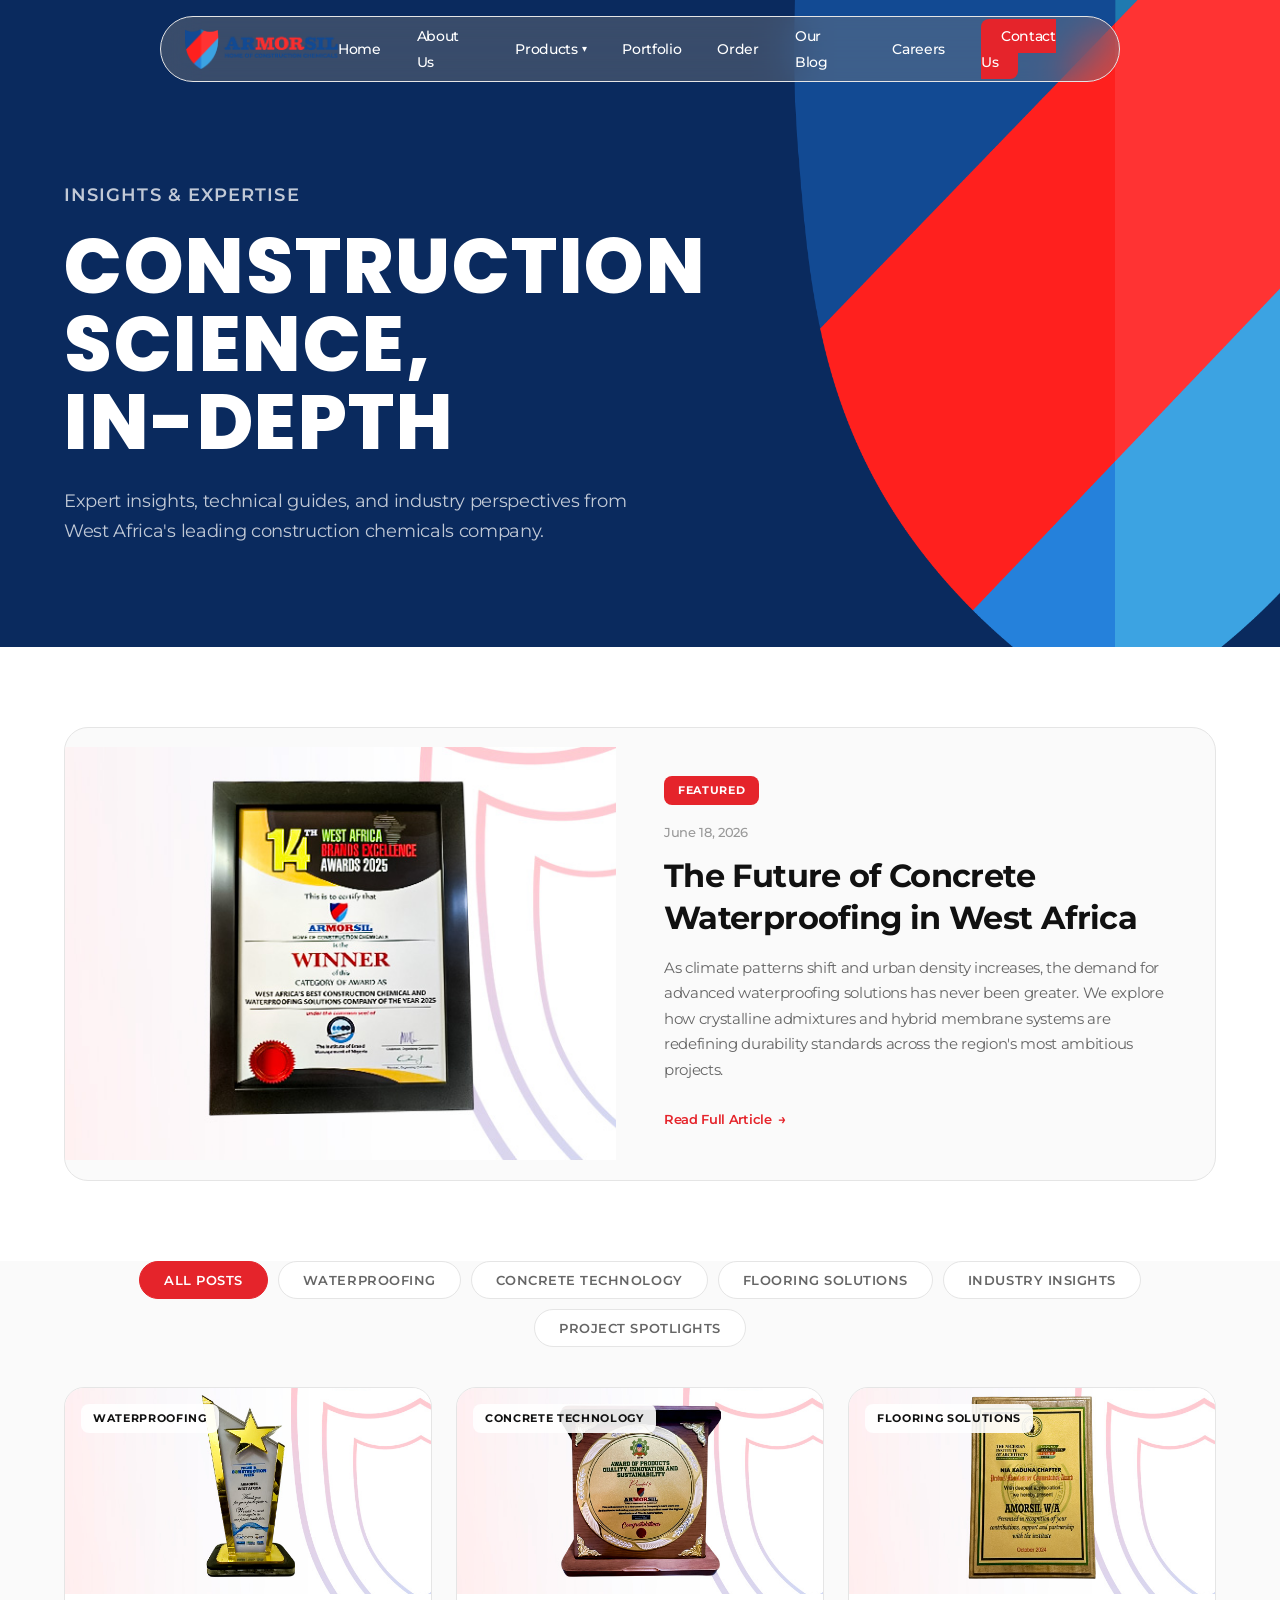
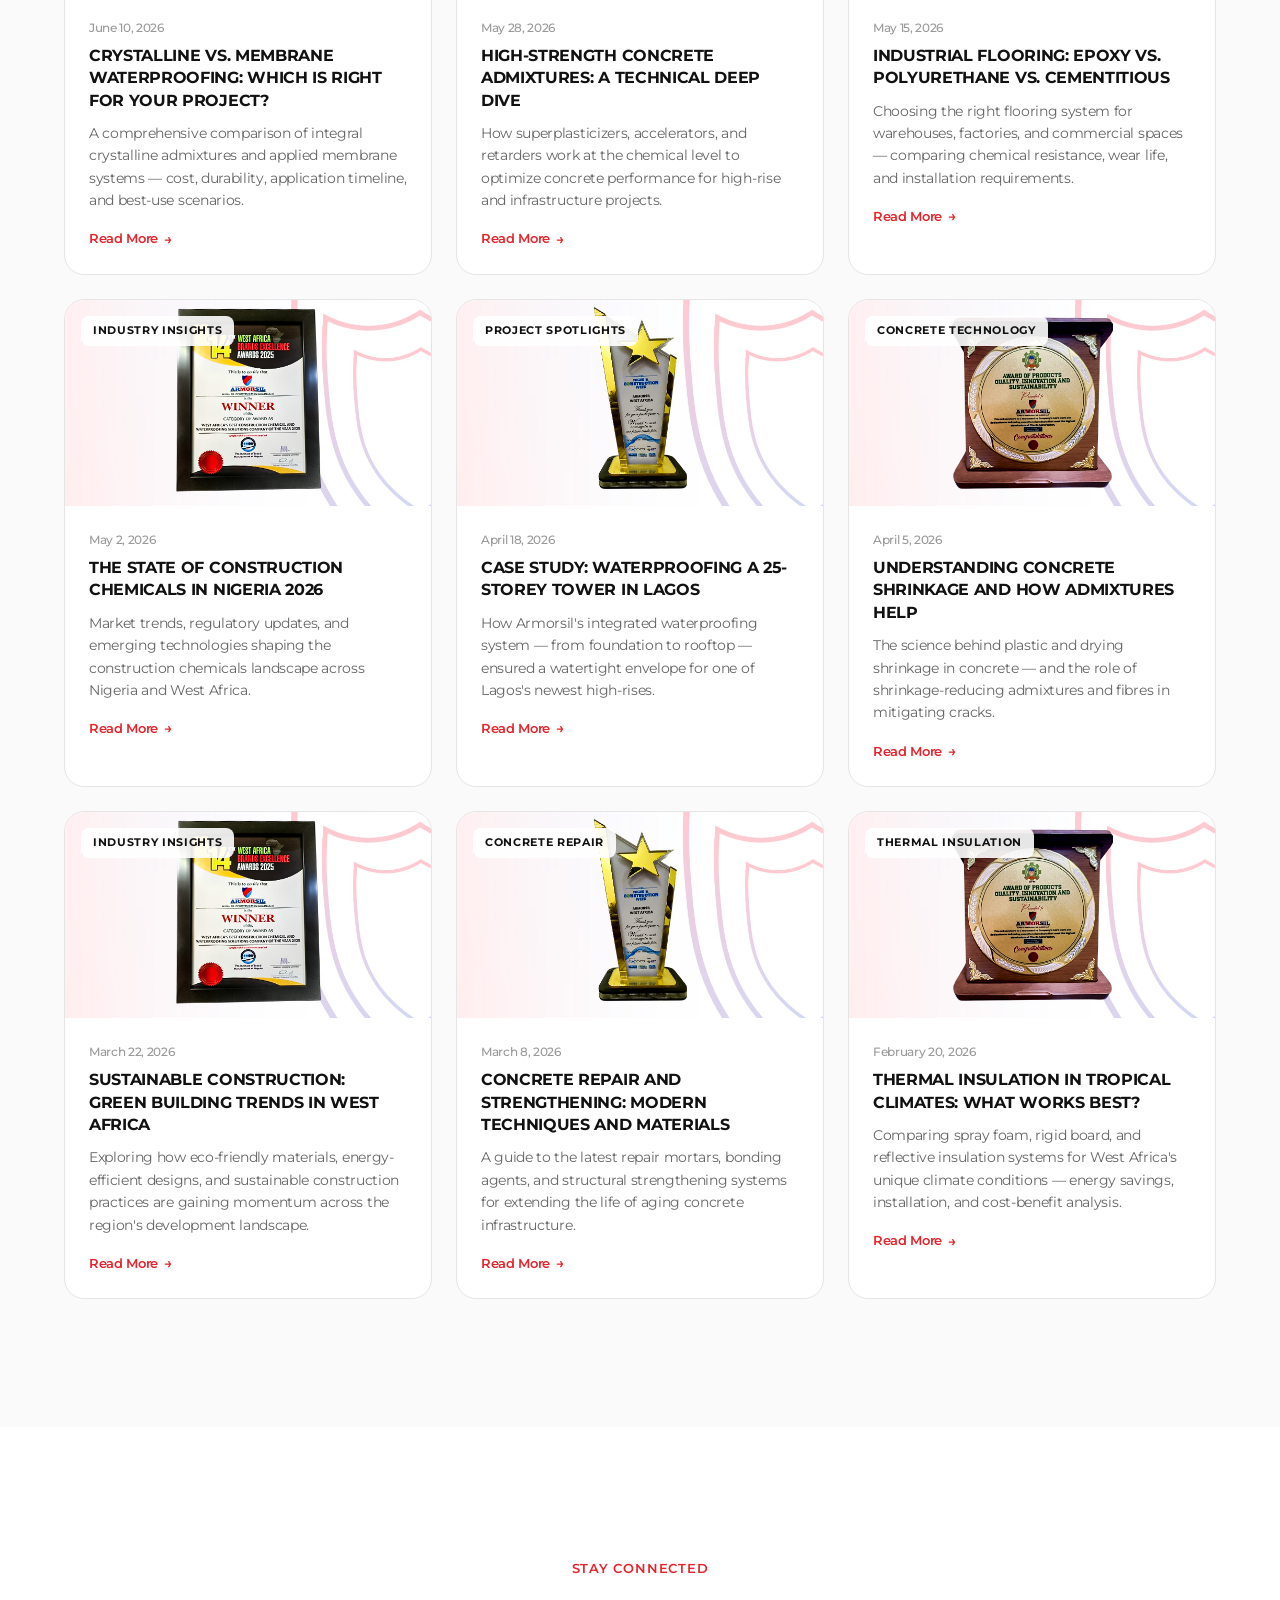
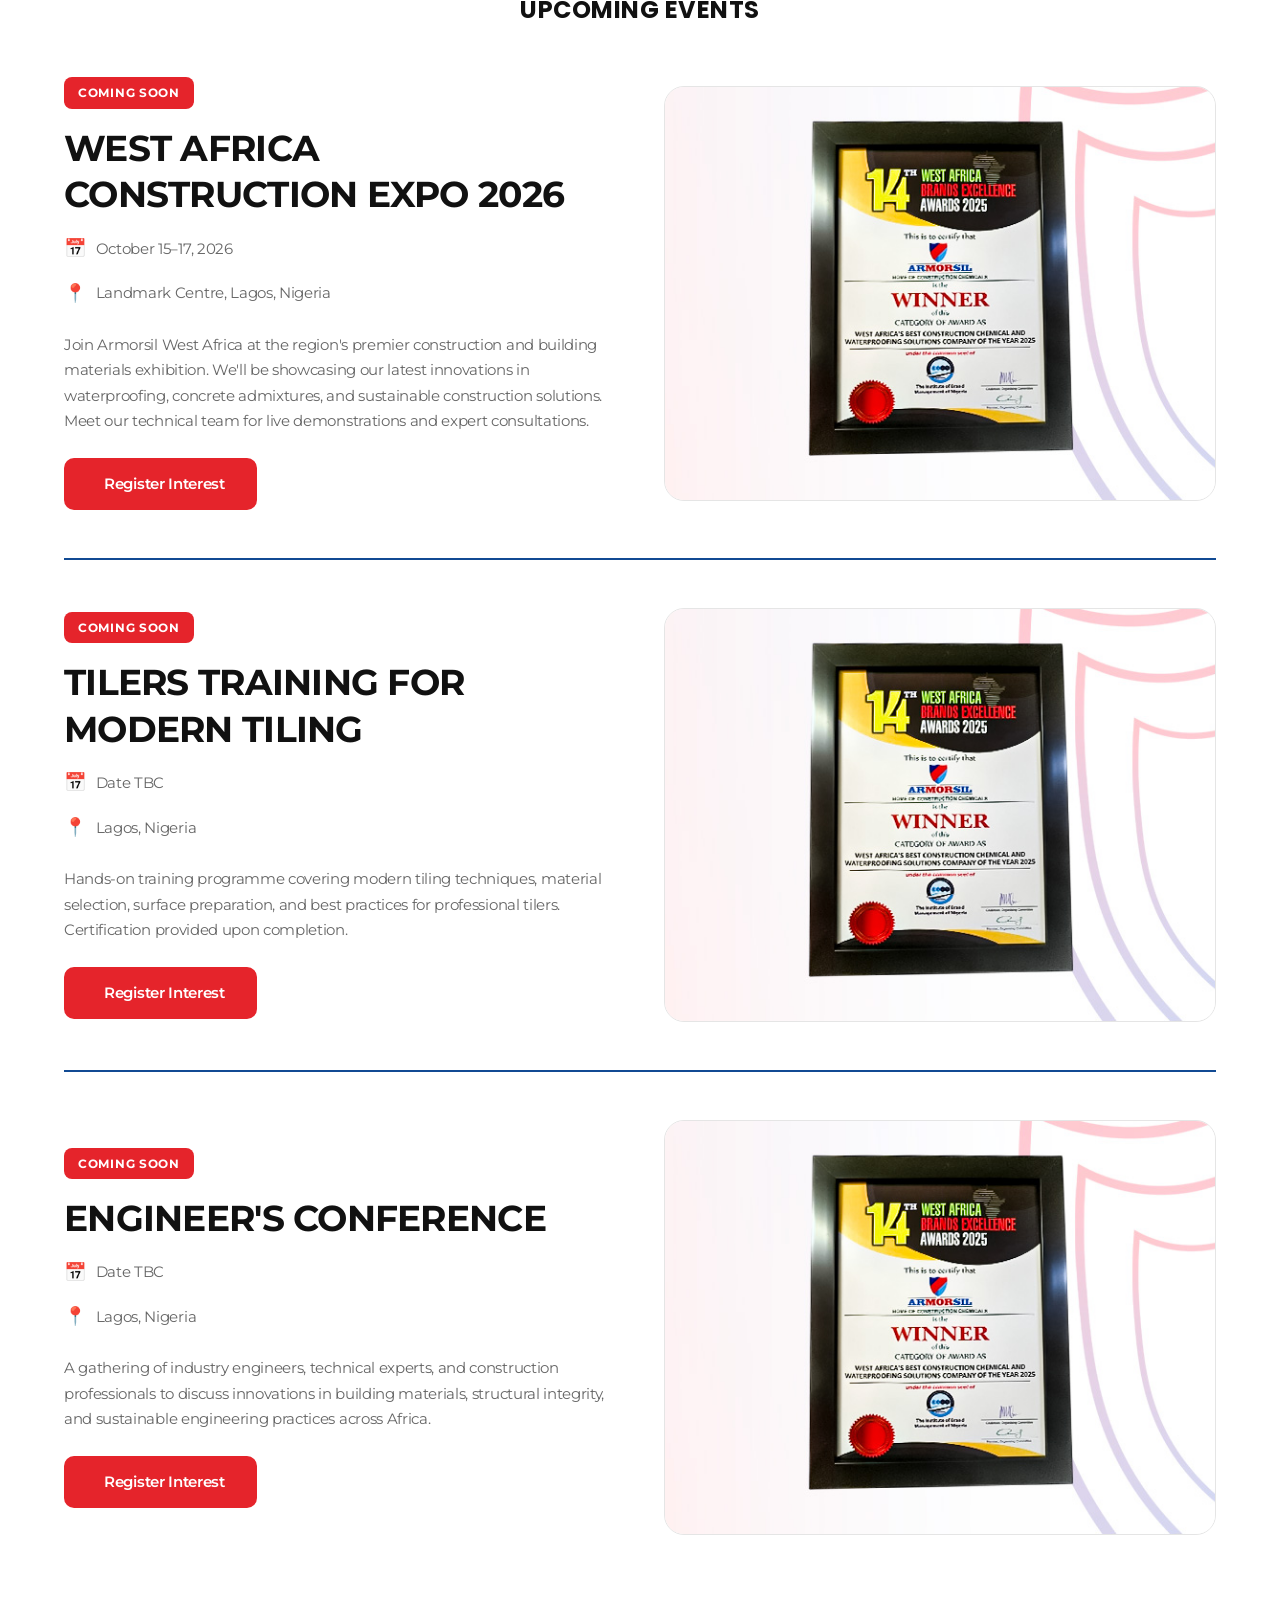
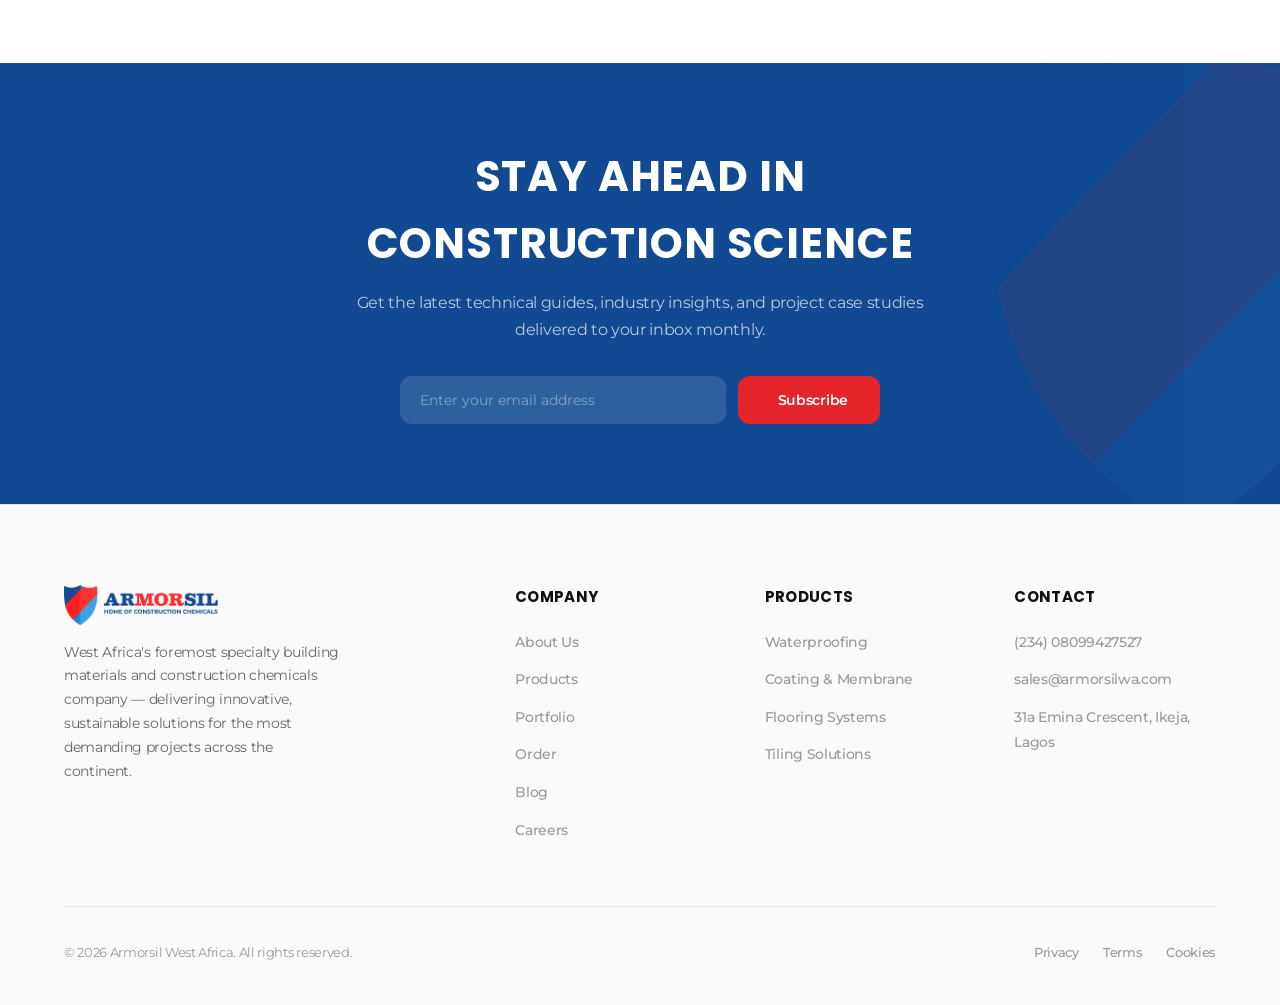
<file: blog.html>
<!DOCTYPE html>
<html lang="en">
<head>
    <meta charset="UTF-8">
    <meta name="viewport" content="width=device-width, initial-scale=1.0">
    <title>Our Blog — Armorsil West Africa</title>
    <link rel="icon" type="image/png" href="asset/armorsilwa-favicon.png">
    <link rel="preconnect" href="https://fonts.googleapis.com">
    <link rel="preconnect" href="https://fonts.gstatic.com" crossorigin>
    <link href="https://fonts.googleapis.com/css2?family=Poppins:wght@600;700;800;900&family=Montserrat:wght@400;500;600;700;800;900&display=swap" rel="stylesheet">
    <link rel="stylesheet" href="css/global.css">
    <link rel="stylesheet" href="css/blog.css">
    <script>if(window.innerWidth<900&&!location.pathname.includes('mobile.html'))location.href='mobile.html';</script>
</head>
<body>

    <!-- ===== NAVIGATION ===== -->
    <nav class="nav" role="navigation" aria-label="Main navigation">
        <div class="nav-inner">
            <a href="index.html" class="nav-logo" aria-label="Armorsil Home">
                <img src="asset/armorsilwa-logo.png" alt="Armorsil Logo" class="nav-logo-img">
            </a>
            <ul class="nav-links" id="navLinks">
                <li><a href="index.html">Home</a></li>
                <li><a href="about.html">About Us</a></li>
                <li class="nav-dropdown">
                    <a href="products.html">Products <span class="dropdown-arrow">▾</span></a>
                    <ul class="dropdown-menu">
                        <li><a href="products.html#waterproofing-admixtures">Waterproofing Admixtures</a></li>
                        <li><a href="products.html#concrete-admixtures">Concrete Admixtures</a></li>
                        <li><a href="products.html#coating-membrane">Waterproof Coating & Membrane</a></li>
                        <li><a href="products.html#curing-agent">Curing Agent</a></li>
                        <li><a href="products.html#release-agent">Release Agent</a></li>
                        <li><a href="products.html#flooring">Flooring</a></li>
                        <li><a href="products.html#tiling-solution">Tiling Solution</a></li>
                        <li><a href="products.html#concrete-repair">Concrete Repair & Bonding Agent</a></li>
                        <li><a href="products.html#expansion-joint">Expansion Joint Sealant</a></li>
                        <li><a href="products.html#structural-grout">Structural Grout</a></li>
                        <li><a href="products.html#thermal-insulation">Thermal Insulation</a></li>
                    </ul>
                </li>
                <li><a href="portfolio.html">Portfolio</a></li>
                <li><a href="order.html">Order</a></li>
                <li><a href="blog.html" class="active">Our Blog</a></li>
                <li><a href="careers.html">Careers</a></li>
                <li><a href="about.html#offices" class="nav-contact">Contact Us</a></li>
            </ul>
            <button class="nav-toggle" id="navToggle" aria-label="Toggle menu" aria-expanded="false">
                <span></span>
            </button>
        </div>
    </nav>

    <!-- ===== BLOG HERO ===== -->
    <section class="blog-hero">
        <div class="container">
            <div class="blog-hero-content">
                <p class="blog-hero-tag">Insights & Expertise</p>
                <h1>Construction Science,<br>In-Depth</h1>
                <p>Expert insights, technical guides, and industry perspectives from West Africa's leading construction chemicals company.</p>
            </div>
        </div>
    </section>

    <!-- ===== FEATURED ARTICLE ===== -->
    <section class="blog-featured">
        <div class="container">
            <a href="blog-article.html?article=future-of-concrete-waterproofing-west-africa" class="blog-card-link">
                <div class="blog-featured-card reveal">
                    <img src="asset/Awards/award2.jpg" alt="Featured Article" class="blog-featured-img" loading="lazy">
                    <div class="blog-featured-body">
                        <span class="blog-category">Featured</span>
                        <p class="blog-date">June 18, 2026</p>
                        <h2>The Future of Concrete Waterproofing in West Africa</h2>
                        <p>As climate patterns shift and urban density increases, the demand for advanced waterproofing solutions has never been greater. We explore how crystalline admixtures and hybrid membrane systems are redefining durability standards across the region's most ambitious projects.</p>
                        <span class="blog-link">Read Full Article</span>
                    </div>
                </div>
            </a>
        </div>
    </section>

    <!-- ===== CATEGORIES FILTER ===== -->
    <section class="blog-categories">
        <div class="container">
            <div class="blog-categories-inner reveal">
                <button class="blog-cat-btn active">All Posts</button>
                <button class="blog-cat-btn">Waterproofing</button>
                <button class="blog-cat-btn">Concrete Technology</button>
                <button class="blog-cat-btn">Flooring Solutions</button>
                <button class="blog-cat-btn">Industry Insights</button>
                <button class="blog-cat-btn">Project Spotlights</button>
            </div>
        </div>
    </section>

    <!-- ===== BLOG GRID ===== -->
    <section class="blog-grid-wrap">
        <div class="container">
            <div class="blog-grid">
                <article class="blog-card reveal">
                    <a href="blog-article.html?article=crystalline-vs-membrane-waterproofing" class="blog-card-link">
                        <div class="blog-card-img" style="background-image: url('asset/Awards/Award3.jpg');">
                            <span class="blog-category">Waterproofing</span>
                        </div>
                        <div class="blog-card-body">
                            <p class="blog-date">June 10, 2026</p>
                            <h3 class="blog-title">Crystalline vs. Membrane Waterproofing: Which Is Right for Your Project?</h3>
                            <p class="blog-excerpt">A comprehensive comparison of integral crystalline admixtures and applied membrane systems — cost, durability, application timeline, and best-use scenarios.</p>
                            <span class="blog-link">Read More</span>
                        </div>
                    </a>
                </article>
                <article class="blog-card reveal">
                    <a href="blog-article.html?article=high-strength-concrete-admixtures" class="blog-card-link">
                        <div class="blog-card-img" style="background-image: url('asset/Awards/Award4.jpg');">
                            <span class="blog-category">Concrete Technology</span>
                        </div>
                        <div class="blog-card-body">
                            <p class="blog-date">May 28, 2026</p>
                            <h3 class="blog-title">High-Strength Concrete Admixtures: A Technical Deep Dive</h3>
                            <p class="blog-excerpt">How superplasticizers, accelerators, and retarders work at the chemical level to optimize concrete performance for high-rise and infrastructure projects.</p>
                            <span class="blog-link">Read More</span>
                        </div>
                    </a>
                </article>
                <article class="blog-card reveal">
                    <a href="blog-article.html?article=industrial-flooring-epoxy-vs-polyurethane" class="blog-card-link">
                        <div class="blog-card-img" style="background-image: url('asset/Awards/photo-1477959858617-67f85cf4f1df.jpg');">
                            <span class="blog-category">Flooring Solutions</span>
                        </div>
                        <div class="blog-card-body">
                            <p class="blog-date">May 15, 2026</p>
                            <h3 class="blog-title">Industrial Flooring: Epoxy vs. Polyurethane vs. Cementitious</h3>
                            <p class="blog-excerpt">Choosing the right flooring system for warehouses, factories, and commercial spaces — comparing chemical resistance, wear life, and installation requirements.</p>
                            <span class="blog-link">Read More</span>
                        </div>
                    </a>
                </article>
                <article class="blog-card reveal">
                    <a href="blog-article.html?article=state-of-construction-chemicals-nigeria-2026" class="blog-card-link">
                        <div class="blog-card-img" style="background-image: url('asset/Awards/award2.jpg');">
                            <span class="blog-category">Industry Insights</span>
                        </div>
                        <div class="blog-card-body">
                            <p class="blog-date">May 2, 2026</p>
                            <h3 class="blog-title">The State of Construction Chemicals in Nigeria 2026</h3>
                            <p class="blog-excerpt">Market trends, regulatory updates, and emerging technologies shaping the construction chemicals landscape across Nigeria and West Africa.</p>
                            <span class="blog-link">Read More</span>
                        </div>
                    </a>
                </article>
                <article class="blog-card reveal">
                    <a href="blog-article.html?article=case-study-waterproofing-25-storey-tower" class="blog-card-link">
                        <div class="blog-card-img" style="background-image: url('asset/Awards/Award3.jpg');">
                            <span class="blog-category">Project Spotlights</span>
                        </div>
                        <div class="blog-card-body">
                            <p class="blog-date">April 18, 2026</p>
                            <h3 class="blog-title">Case Study: Waterproofing a 25-Storey Tower in Lagos</h3>
                            <p class="blog-excerpt">How Armorsil's integrated waterproofing system — from foundation to rooftop — ensured a watertight envelope for one of Lagos's newest high-rises.</p>
                            <span class="blog-link">Read More</span>
                        </div>
                    </a>
                </article>
                <article class="blog-card reveal">
                    <a href="blog-article.html?article=concrete-shrinkage-admixtures" class="blog-card-link">
                        <div class="blog-card-img" style="background-image: url('asset/Awards/Award4.jpg');">
                            <span class="blog-category">Concrete Technology</span>
                        </div>
                        <div class="blog-card-body">
                            <p class="blog-date">April 5, 2026</p>
                            <h3 class="blog-title">Understanding Concrete Shrinkage and How Admixtures Help</h3>
                            <p class="blog-excerpt">The science behind plastic and drying shrinkage in concrete — and the role of shrinkage-reducing admixtures and fibres in mitigating cracks.</p>
                            <span class="blog-link">Read More</span>
                        </div>
                    </a>
                </article>
                <article class="blog-card reveal">
                    <a href="blog-article.html?article=sustainable-construction-green-building-west-africa" class="blog-card-link">
                        <div class="blog-card-img" style="background-image: url('asset/Awards/award2.jpg');">
                            <span class="blog-category">Industry Insights</span>
                        </div>
                        <div class="blog-card-body">
                            <p class="blog-date">March 22, 2026</p>
                            <h3 class="blog-title">Sustainable Construction: Green Building Trends in West Africa</h3>
                            <p class="blog-excerpt">Exploring how eco-friendly materials, energy-efficient designs, and sustainable construction practices are gaining momentum across the region's development landscape.</p>
                            <span class="blog-link">Read More</span>
                        </div>
                    </a>
                </article>
                <article class="blog-card reveal">
                    <a href="blog-article.html?article=concrete-repair-strengthening-modern-techniques" class="blog-card-link">
                        <div class="blog-card-img" style="background-image: url('asset/Awards/Award3.jpg');">
                            <span class="blog-category">Concrete Repair</span>
                        </div>
                        <div class="blog-card-body">
                            <p class="blog-date">March 8, 2026</p>
                            <h3 class="blog-title">Concrete Repair and Strengthening: Modern Techniques and Materials</h3>
                            <p class="blog-excerpt">A guide to the latest repair mortars, bonding agents, and structural strengthening systems for extending the life of aging concrete infrastructure.</p>
                            <span class="blog-link">Read More</span>
                        </div>
                    </a>
                </article>
                <article class="blog-card reveal">
                    <a href="blog-article.html?article=thermal-insulation-tropical-climates" class="blog-card-link">
                        <div class="blog-card-img" style="background-image: url('asset/Awards/Award4.jpg');">
                            <span class="blog-category">Thermal Insulation</span>
                        </div>
                        <div class="blog-card-body">
                            <p class="blog-date">February 20, 2026</p>
                            <h3 class="blog-title">Thermal Insulation in Tropical Climates: What Works Best?</h3>
                            <p class="blog-excerpt">Comparing spray foam, rigid board, and reflective insulation systems for West Africa's unique climate conditions — energy savings, installation, and cost-benefit analysis.</p>
                            <span class="blog-link">Read More</span>
                        </div>
                    </a>
                </article>
            </div>
        </div>
    </section>

    <!-- ===== UPCOMING EVENTS ===== -->
    <section class="events-section">
        <div class="container">
            <div class="section-header reveal">
                <p class="section-subtitle">Stay Connected</p>
                <h2>Upcoming Events</h2>
            </div>
            <div class="events-grid reveal">
                <div class="events-info">
                    <span class="events-badge">Coming Soon</span>
                    <h3 class="events-title">West Africa Construction Expo 2026</h3>
                    <div class="events-detail">
                        <span class="events-icon">📅</span>
                        <span>October 15–17, 2026</span>
                    </div>
                    <div class="events-detail">
                        <span class="events-icon">📍</span>
                        <span>Landmark Centre, Lagos, Nigeria</span>
                    </div>
                    <p class="events-desc">Join Armorsil West Africa at the region's premier construction and building materials exhibition. We'll be showcasing our latest innovations in waterproofing, concrete admixtures, and sustainable construction solutions. Meet our technical team for live demonstrations and expert consultations.</p>
                    <a href="#" class="btn-acid">Register Interest</a>
                </div>
                <div class="events-flyer">
                    <img src="asset/Awards/award2.jpg" alt="West Africa Construction Expo 2026 Flyer" class="events-flyer-img" loading="lazy">
                </div>
            </div>
            <div class="events-grid reveal">
                <div class="events-info">
                    <span class="events-badge">Coming Soon</span>
                    <h3 class="events-title">Tilers Training for Modern Tiling</h3>
                    <div class="events-detail">
                        <span class="events-icon">📅</span>
                        <span>Date TBC</span>
                    </div>
                    <div class="events-detail">
                        <span class="events-icon">📍</span>
                        <span>Lagos, Nigeria</span>
                    </div>
                    <p class="events-desc">Hands-on training programme covering modern tiling techniques, material selection, surface preparation, and best practices for professional tilers. Certification provided upon completion.</p>
                    <a href="#" class="btn-acid">Register Interest</a>
                </div>
                <div class="events-flyer">
                    <img src="asset/Awards/award2.jpg" alt="Tilers Training Flyer" class="events-flyer-img" loading="lazy">
                </div>
            </div>
            <div class="events-grid reveal">
                <div class="events-info">
                    <span class="events-badge">Coming Soon</span>
                    <h3 class="events-title">Engineer's Conference</h3>
                    <div class="events-detail">
                        <span class="events-icon">📅</span>
                        <span>Date TBC</span>
                    </div>
                    <div class="events-detail">
                        <span class="events-icon">📍</span>
                        <span>Lagos, Nigeria</span>
                    </div>
                    <p class="events-desc">A gathering of industry engineers, technical experts, and construction professionals to discuss innovations in building materials, structural integrity, and sustainable engineering practices across Africa.</p>
                    <a href="#" class="btn-acid">Register Interest</a>
                </div>
                <div class="events-flyer">
                    <img src="asset/Awards/award2.jpg" alt="Engineer's Conference Flyer" class="events-flyer-img" loading="lazy">
                </div>
            </div>
        </div>
    </section>

    <!-- ===== NEWSLETTER ===== -->
    <section class="blog-newsletter">
        <div class="container">
            <div class="blog-newsletter-inner reveal">
                <h2>Stay Ahead in Construction Science</h2>
                <p>Get the latest technical guides, industry insights, and project case studies delivered to your inbox monthly.</p>
                <form class="blog-newsletter-form">
                    <input type="email" placeholder="Enter your email address" required>
                    <button type="submit" class="btn-acid">Subscribe</button>
                </form>
            </div>
        </div>
    </section>

    <!-- ===== FOOTER ===== -->
    <footer class="footer" id="footer">
        <div class="container">
            <div class="footer-grid">
                <div>
                    <a href="index.html" class="nav-logo" aria-label="Armorsil Home">
                        <img src="asset/armorsilwa-logo.png" alt="Armorsil Logo" class="nav-logo-img">
                    </a>
                    <p class="footer-brand-desc">West Africa's foremost specialty building materials and construction chemicals company — delivering innovative, sustainable solutions for the most demanding projects across the continent.</p>
                </div>
                <div>
                    <h4 class="footer-col-title">Company</h4>
                    <ul class="footer-links">
                        <li><a href="about.html">About Us</a></li>
                        <li><a href="products.html">Products</a></li>
                        <li><a href="portfolio.html">Portfolio</a></li>
                        <li><a href="order.html">Order</a></li>
                        <li><a href="blog.html">Blog</a></li>
                        <li><a href="careers.html">Careers</a></li>
                    </ul>
                </div>
                <div>
                    <h4 class="footer-col-title">Products</h4>
                    <ul class="footer-links">
                        <li><a href="products.html#waterproofing-admixtures">Waterproofing</a></li>
                        <li><a href="products.html#coating-membrane">Coating & Membrane</a></li>
                        <li><a href="products.html#flooring">Flooring Systems</a></li>
                        <li><a href="products.html#tiling-solution">Tiling Solutions</a></li>
                    </ul>
                </div>
                <div>
                    <h4 class="footer-col-title">Contact</h4>
                    <ul class="footer-links">
                        <li><a href="tel:+23408099427527">(234) 08099427527</a></li>
                        <li><a href="mailto:sales@armorsilwa.com">sales@armorsilwa.com</a></li>
                        <li><a href="#">31a Emina Crescent, Ikeja, Lagos</a></li>
                    </ul>
                </div>
            </div>
            <div class="footer-bottom">
                <p class="footer-copy">&copy; 2026 Armorsil West Africa. All rights reserved.</p>
                <ul class="footer-bottom-links">
                    <li><a href="#">Privacy</a></li>
                    <li><a href="#">Terms</a></li>
                    <li><a href="#">Cookies</a></li>
                </ul>
            </div>
        </div>
    </footer>

    <script src="armorsilwa-script.js"></script>

</body>
</html>
</file>
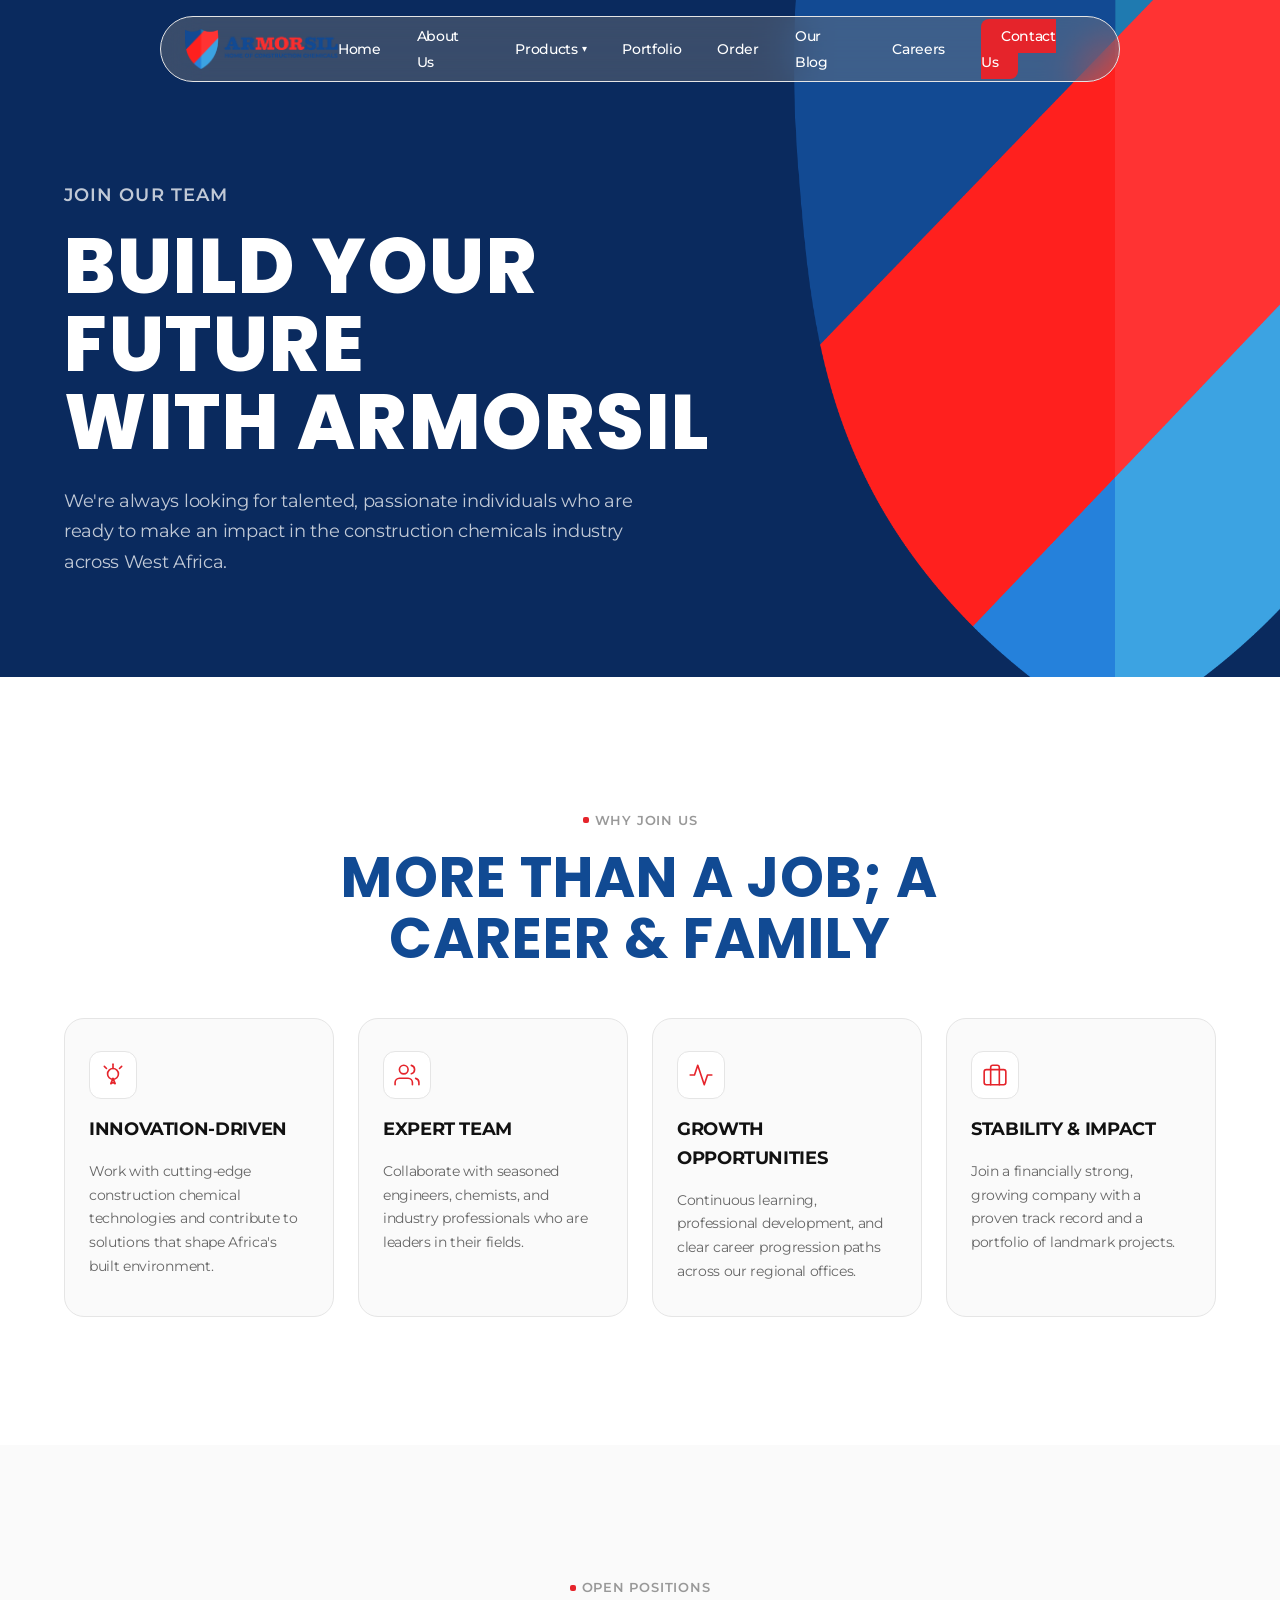
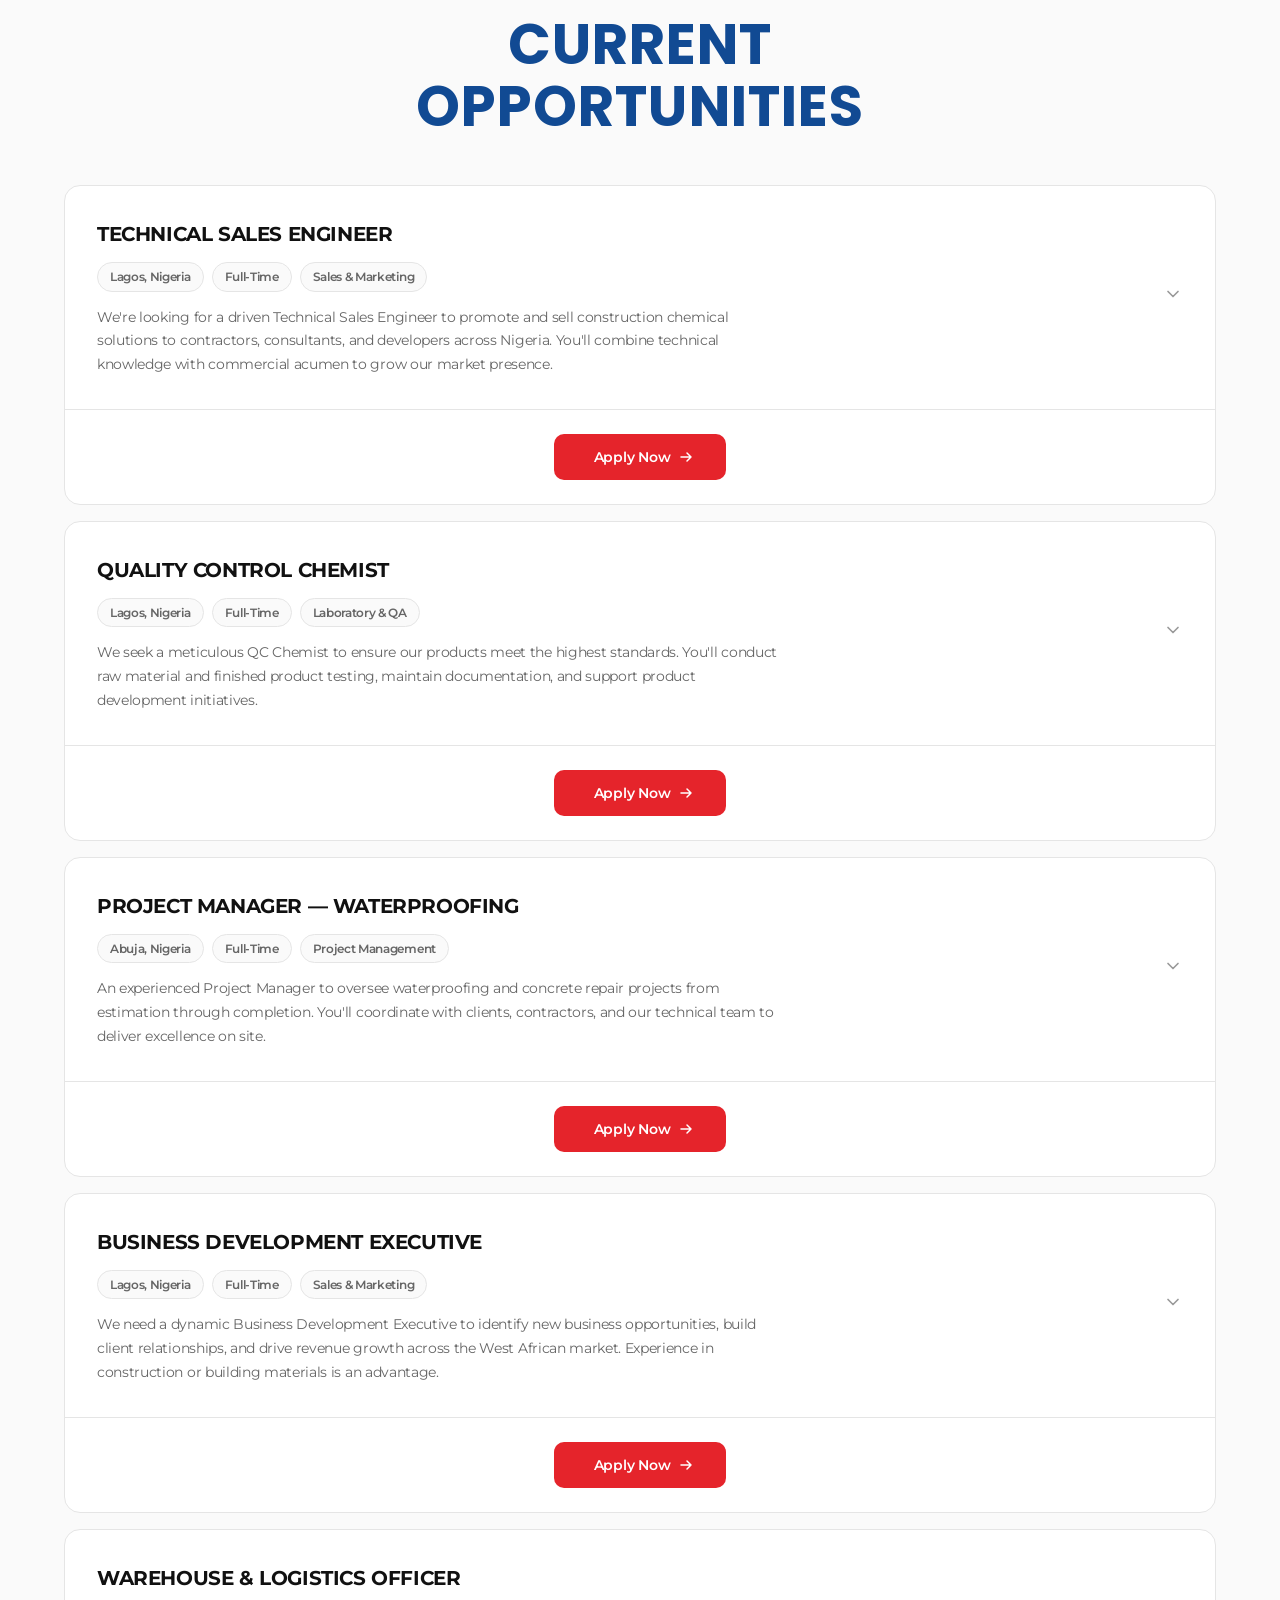
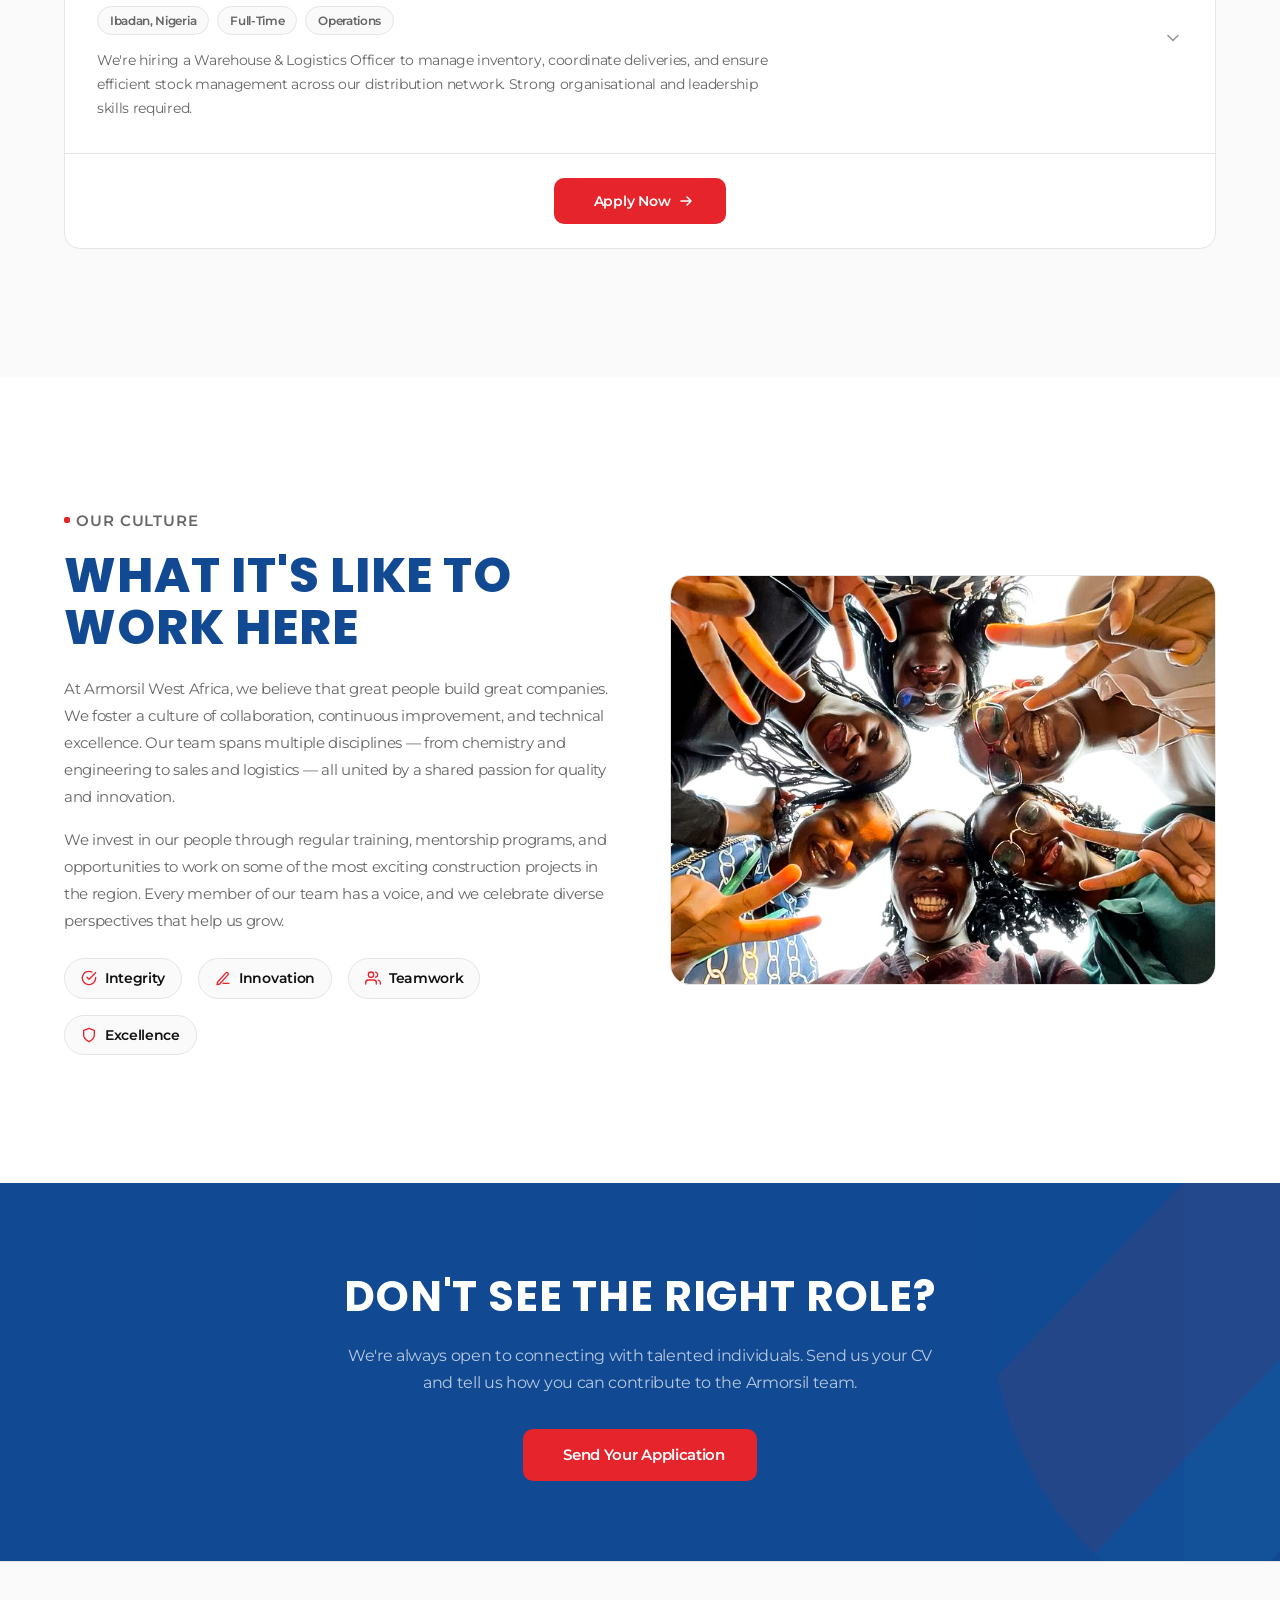
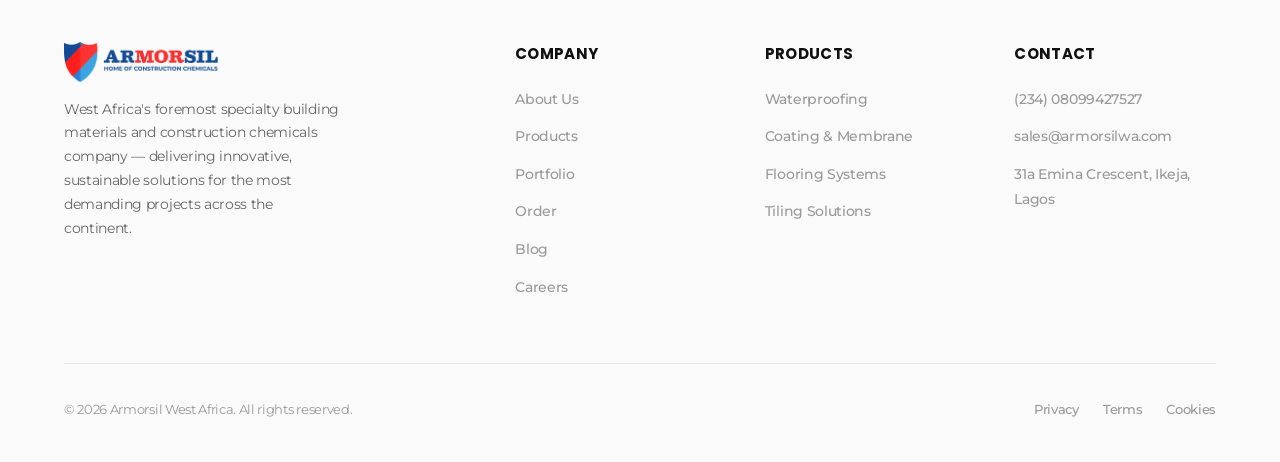
<file: careers.html>
<!DOCTYPE html>
<html lang="en">
<head>
    <meta charset="UTF-8">
    <meta name="viewport" content="width=device-width, initial-scale=1.0">
    <title>Careers — Armorsil West Africa</title>
    <link rel="icon" type="image/png" href="asset/armorsilwa-favicon.png">
    <link rel="preconnect" href="https://fonts.googleapis.com">
    <link rel="preconnect" href="https://fonts.gstatic.com" crossorigin>
    <link href="https://fonts.googleapis.com/css2?family=Poppins:wght@600;700;800;900&family=Montserrat:wght@400;500;600;700;800;900&display=swap" rel="stylesheet">
    <link rel="stylesheet" href="css/global.css">
    <link rel="stylesheet" href="css/careers.css">
    <script>if(window.innerWidth<900&&!location.pathname.includes('mobile.html'))location.href='mobile.html';</script>
</head>
<body>

    <!-- ===== NAVIGATION ===== -->
    <nav class="nav" role="navigation" aria-label="Main navigation">
        <div class="nav-inner">
            <a href="index.html" class="nav-logo" aria-label="Armorsil Home">
                <img src="asset/armorsilwa-logo.png" alt="Armorsil Logo" class="nav-logo-img">
            </a>
            <ul class="nav-links" id="navLinks">
                <li><a href="index.html">Home</a></li>
                <li><a href="about.html">About Us</a></li>
                <li class="nav-dropdown">
                    <a href="products.html">Products <span class="dropdown-arrow">▾</span></a>
                    <ul class="dropdown-menu">
                        <li><a href="products.html#waterproofing-admixtures">Waterproofing Admixtures</a></li>
                        <li><a href="products.html#concrete-admixtures">Concrete Admixtures</a></li>
                        <li><a href="products.html#coating-membrane">Waterproof Coating & Membrane</a></li>
                        <li><a href="products.html#curing-agent">Curing Agent</a></li>
                        <li><a href="products.html#release-agent">Release Agent</a></li>
                        <li><a href="products.html#flooring">Flooring</a></li>
                        <li><a href="products.html#tiling-solution">Tiling Solution</a></li>
                        <li><a href="products.html#concrete-repair">Concrete Repair & Bonding Agent</a></li>
                        <li><a href="products.html#expansion-joint">Expansion Joint Sealant</a></li>
                        <li><a href="products.html#structural-grout">Structural Grout</a></li>
                        <li><a href="products.html#thermal-insulation">Thermal Insulation</a></li>
                    </ul>
                </li>
                <li><a href="portfolio.html">Portfolio</a></li>
                <li><a href="order.html">Order</a></li>
                <li><a href="blog.html">Our Blog</a></li>
                <li><a href="careers.html" class="active">Careers</a></li>
                <li><a href="about.html#offices" class="nav-contact">Contact Us</a></li>
            </ul>
            <button class="nav-toggle" id="navToggle" aria-label="Toggle menu" aria-expanded="false">
                <span></span>
            </button>
        </div>
    </nav>

    <!-- ===== CAREERS HERO ===== -->
    <section class="careers-hero">
        <div class="container">
            <div class="careers-hero-content">
                <p class="careers-hero-tag">Join Our Team</p>
                <h1>Build Your Future<br>with Armorsil</h1>
                <p>We're always looking for talented, passionate individuals who are ready to make an impact in the construction chemicals industry across West Africa.</p>
            </div>
        </div>
    </section>

    <!-- ===== WHY JOIN US ===== -->
    <section class="careers-why">
        <div class="container">
            <div class="section-header reveal">
                <p class="section-tag">Why Join Us</p>
                <h2 class="section-title">More Than a Job; A Career &amp; Family</h2>
            </div>
            <div class="careers-perks-grid">
                <div class="careers-perk-card reveal">
                    <div class="careers-perk-icon">
                        <svg viewBox="0 0 24 24" fill="none" stroke="currentColor" stroke-width="1.5" stroke-linecap="round" stroke-linejoin="round"><path d="M12 15l-2 5 2-1 2 1-2-5z"/><path d="M12 2v4"/><path d="M6 6l-2-2"/><path d="M18 6l2-2"/><circle cx="12" cy="11" r="5"/></svg>
                    </div>
                    <h3>Innovation-Driven</h3>
                    <p>Work with cutting-edge construction chemical technologies and contribute to solutions that shape Africa's built environment.</p>
                </div>
                <div class="careers-perk-card reveal">
                    <div class="careers-perk-icon">
                        <svg viewBox="0 0 24 24" fill="none" stroke="currentColor" stroke-width="1.5" stroke-linecap="round" stroke-linejoin="round"><path d="M17 21v-2a4 4 0 00-4-4H5a4 4 0 00-4 4v2"/><circle cx="9" cy="7" r="4"/><path d="M23 21v-2a4 4 0 00-3-3.87"/><path d="M16 3.13a4 4 0 010 7.75"/></svg>
                    </div>
                    <h3>Expert Team</h3>
                    <p>Collaborate with seasoned engineers, chemists, and industry professionals who are leaders in their fields.</p>
                </div>
                <div class="careers-perk-card reveal">
                    <div class="careers-perk-icon">
                        <svg viewBox="0 0 24 24" fill="none" stroke="currentColor" stroke-width="1.5" stroke-linecap="round" stroke-linejoin="round"><path d="M22 12h-4l-3 9L9 3l-3 9H2"/></svg>
                    </div>
                    <h3>Growth Opportunities</h3>
                    <p>Continuous learning, professional development, and clear career progression paths across our regional offices.</p>
                </div>
                <div class="careers-perk-card reveal">
                    <div class="careers-perk-icon">
                        <svg viewBox="0 0 24 24" fill="none" stroke="currentColor" stroke-width="1.5" stroke-linecap="round" stroke-linejoin="round"><rect x="2" y="7" width="20" height="14" rx="2"/><path d="M16 21V5a2 2 0 00-2-2h-4a2 2 0 00-2 2v16"/></svg>
                    </div>
                    <h3>Stability & Impact</h3>
                    <p>Join a financially strong, growing company with a proven track record and a portfolio of landmark projects.</p>
                </div>
            </div>
        </div>
    </section>

    <!-- ===== OPEN POSITIONS ===== -->
    <section class="careers-positions">
        <div class="container">
            <div class="section-header reveal">
                <p class="section-tag">Open Positions</p>
                <h2 class="section-title">Current Opportunities</h2>
            </div>
            <div class="careers-list">
                <div class="careers-list-card reveal">
                    <div class="careers-list-header" onclick="toggleCareer(this)">
                        <div class="careers-list-info">
                            <h3>Technical Sales Engineer</h3>
                            <div class="careers-list-meta">
                                <span>Lagos, Nigeria</span>
                                <span>Full-Time</span>
                                <span>Sales & Marketing</span>
                            </div>
                            <p>We're looking for a driven Technical Sales Engineer to promote and sell construction chemical solutions to contractors, consultants, and developers across Nigeria. You'll combine technical knowledge with commercial acumen to grow our market presence.</p>
                        </div>
                        <div class="careers-list-chevron">
                            <svg width="20" height="20" viewBox="0 0 24 24" fill="none" stroke="currentColor" stroke-width="2" stroke-linecap="round" stroke-linejoin="round"><path d="M6 9l6 6 6-6"/></svg>
                        </div>
                    </div>
                    <div class="careers-list-details">
                        <div class="careers-details-inner">
                            <div class="careers-detail-block">
                                <h4>Key Responsibilities</h4>
                                <ul>
                                    <li>Identify and pursue new sales opportunities within the construction industry</li>
                                    <li>Provide technical presentations and product demonstrations to prospective clients</li>
                                    <li>Prepare and deliver technical proposals, quotations, and tender documents</li>
                                    <li>Build and maintain strong relationships with contractors, consultants, and developers</li>
                                    <li>Collaborate with the technical team to develop custom solutions for client projects</li>
                                    <li>Monitor market trends, competitor activity, and emerging opportunities</li>
                                </ul>
                            </div>
                            <div class="careers-detail-block">
                                <h4>Requirements</h4>
                                <ul>
                                    <li>Bachelor's degree in Engineering (Civil, Mechanical, or Chemical) or related field</li>
                                    <li>3+ years of technical sales experience in construction or building materials</li>
                                    <li>Strong understanding of construction chemicals and their applications</li>
                                    <li>Excellent communication, negotiation, and presentation skills</li>
                                    <li>Willingness to travel across Nigeria and West Africa</li>
                                    <li>Proficiency in CRM software and Microsoft Office Suite</li>
                                </ul>
                            </div>
                        </div>
                        <a href="mailto:hr@armorsilwa.com?subject=Application for Technical Sales Engineer" class="btn-acid">Apply Now <svg width="16" height="16" viewBox="0 0 16 16" fill="none"><path d="M3 8H13M13 8L9 4M13 8L9 12" stroke="currentColor" stroke-width="1.5" stroke-linecap="round" stroke-linejoin="round"/></svg></a>
                    </div>
                </div>
                <div class="careers-list-card reveal">
                    <div class="careers-list-header" onclick="toggleCareer(this)">
                        <div class="careers-list-info">
                            <h3>Quality Control Chemist</h3>
                            <div class="careers-list-meta">
                                <span>Lagos, Nigeria</span>
                                <span>Full-Time</span>
                                <span>Laboratory & QA</span>
                            </div>
                            <p>We seek a meticulous QC Chemist to ensure our products meet the highest standards. You'll conduct raw material and finished product testing, maintain documentation, and support product development initiatives.</p>
                        </div>
                        <div class="careers-list-chevron">
                            <svg width="20" height="20" viewBox="0 0 24 24" fill="none" stroke="currentColor" stroke-width="2" stroke-linecap="round" stroke-linejoin="round"><path d="M6 9l6 6 6-6"/></svg>
                        </div>
                    </div>
                    <div class="careers-list-details">
                        <div class="careers-details-inner">
                            <div class="careers-detail-block">
                                <h4>Key Responsibilities</h4>
                                <ul>
                                    <li>Conduct physical and chemical testing of raw materials and finished products</li>
                                    <li>Ensure compliance with SON, ISO, and other relevant quality standards</li>
                                    <li>Maintain accurate laboratory records and quality documentation</li>
                                    <li>Support product development and formulation improvement initiatives</li>
                                    <li>Investigate and resolve quality issues in production and supply</li>
                                    <li>Calibrate and maintain laboratory equipment</li>
                                </ul>
                            </div>
                            <div class="careers-detail-block">
                                <h4>Requirements</h4>
                                <ul>
                                    <li>Bachelor's degree in Chemistry, Industrial Chemistry, or related field</li>
                                    <li>2+ years of experience in a quality control laboratory environment</li>
                                    <li>Knowledge of construction materials testing methods and standards</li>
                                    <li>Strong attention to detail and analytical thinking</li>
                                    <li>Proficiency in laboratory information management systems</li>
                                    <li>Experience with ISO 9001 or similar QMS is an advantage</li>
                                </ul>
                            </div>
                        </div>
                        <a href="mailto:hr@armorsilwa.com?subject=Application for Quality Control Chemist" class="btn-acid">Apply Now <svg width="16" height="16" viewBox="0 0 16 16" fill="none"><path d="M3 8H13M13 8L9 4M13 8L9 12" stroke="currentColor" stroke-width="1.5" stroke-linecap="round" stroke-linejoin="round"/></svg></a>
                    </div>
                </div>
                <div class="careers-list-card reveal">
                    <div class="careers-list-header" onclick="toggleCareer(this)">
                        <div class="careers-list-info">
                            <h3>Project Manager — Waterproofing</h3>
                            <div class="careers-list-meta">
                                <span>Abuja, Nigeria</span>
                                <span>Full-Time</span>
                                <span>Project Management</span>
                            </div>
                            <p>An experienced Project Manager to oversee waterproofing and concrete repair projects from estimation through completion. You'll coordinate with clients, contractors, and our technical team to deliver excellence on site.</p>
                        </div>
                        <div class="careers-list-chevron">
                            <svg width="20" height="20" viewBox="0 0 24 24" fill="none" stroke="currentColor" stroke-width="2" stroke-linecap="round" stroke-linejoin="round"><path d="M6 9l6 6 6-6"/></svg>
                        </div>
                    </div>
                    <div class="careers-list-details">
                        <div class="careers-details-inner">
                            <div class="careers-detail-block">
                                <h4>Key Responsibilities</h4>
                                <ul>
                                    <li>Manage waterproofing and concrete repair projects from estimation to handover</li>
                                    <li>Prepare project budgets, schedules, and resource allocation plans</li>
                                    <li>Coordinate with clients, consultants, and subcontractors on site</li>
                                    <li>Ensure projects are delivered on time, within budget, and to quality standards</li>
                                    <li>Conduct site inspections, progress reporting, and risk assessments</li>
                                    <li>Lead and mentor project teams and site supervisors</li>
                                </ul>
                            </div>
                            <div class="careers-detail-block">
                                <h4>Requirements</h4>
                                <ul>
                                    <li>Bachelor's degree in Civil Engineering, Construction Management, or related field</li>
                                    <li>5+ years of project management experience in construction</li>
                                    <li>Strong knowledge of waterproofing systems and concrete repair techniques</li>
                                    <li>Proven track record of delivering projects on time and within budget</li>
                                    <li>Excellent leadership, communication, and problem-solving skills</li>
                                    <li>Professional certification (PMP, COREN, or equivalent) is preferred</li>
                                </ul>
                            </div>
                        </div>
                        <a href="mailto:hr@armorsilwa.com?subject=Application for Project Manager — Waterproofing" class="btn-acid">Apply Now <svg width="16" height="16" viewBox="0 0 16 16" fill="none"><path d="M3 8H13M13 8L9 4M13 8L9 12" stroke="currentColor" stroke-width="1.5" stroke-linecap="round" stroke-linejoin="round"/></svg></a>
                    </div>
                </div>
                <div class="careers-list-card reveal">
                    <div class="careers-list-header" onclick="toggleCareer(this)">
                        <div class="careers-list-info">
                            <h3>Business Development Executive</h3>
                            <div class="careers-list-meta">
                                <span>Lagos, Nigeria</span>
                                <span>Full-Time</span>
                                <span>Sales & Marketing</span>
                            </div>
                            <p>We need a dynamic Business Development Executive to identify new business opportunities, build client relationships, and drive revenue growth across the West African market. Experience in construction or building materials is an advantage.</p>
                        </div>
                        <div class="careers-list-chevron">
                            <svg width="20" height="20" viewBox="0 0 24 24" fill="none" stroke="currentColor" stroke-width="2" stroke-linecap="round" stroke-linejoin="round"><path d="M6 9l6 6 6-6"/></svg>
                        </div>
                    </div>
                    <div class="careers-list-details">
                        <div class="careers-details-inner">
                            <div class="careers-detail-block">
                                <h4>Key Responsibilities</h4>
                                <ul>
                                    <li>Identify and develop new business opportunities across West Africa</li>
                                    <li>Build and maintain strong relationships with key decision-makers</li>
                                    <li>Develop strategic sales plans and revenue growth strategies</li>
                                    <li>Conduct market research and competitive analysis</li>
                                    <li>Prepare and deliver compelling business proposals and presentations</li>
                                    <li>Attend industry events, exhibitions, and networking functions</li>
                                </ul>
                            </div>
                            <div class="careers-detail-block">
                                <h4>Requirements</h4>
                                <ul>
                                    <li>Bachelor's degree in Business Administration, Marketing, or related field</li>
                                    <li>3+ years of business development experience, preferably in construction</li>
                                    <li>Strong understanding of the West African construction market</li>
                                    <li>Excellent communication, negotiation, and relationship-building skills</li>
                                    <li>Self-motivated with a track record of meeting or exceeding targets</li>
                                    <li>Willingness to travel extensively across the region</li>
                                </ul>
                            </div>
                        </div>
                        <a href="mailto:hr@armorsilwa.com?subject=Application for Business Development Executive" class="btn-acid">Apply Now <svg width="16" height="16" viewBox="0 0 16 16" fill="none"><path d="M3 8H13M13 8L9 4M13 8L9 12" stroke="currentColor" stroke-width="1.5" stroke-linecap="round" stroke-linejoin="round"/></svg></a>
                    </div>
                </div>
                <div class="careers-list-card reveal">
                    <div class="careers-list-header" onclick="toggleCareer(this)">
                        <div class="careers-list-info">
                            <h3>Warehouse & Logistics Officer</h3>
                            <div class="careers-list-meta">
                                <span>Ibadan, Nigeria</span>
                                <span>Full-Time</span>
                                <span>Operations</span>
                            </div>
                            <p>We're hiring a Warehouse & Logistics Officer to manage inventory, coordinate deliveries, and ensure efficient stock management across our distribution network. Strong organisational and leadership skills required.</p>
                        </div>
                        <div class="careers-list-chevron">
                            <svg width="20" height="20" viewBox="0 0 24 24" fill="none" stroke="currentColor" stroke-width="2" stroke-linecap="round" stroke-linejoin="round"><path d="M6 9l6 6 6-6"/></svg>
                        </div>
                    </div>
                    <div class="careers-list-details">
                        <div class="careers-details-inner">
                            <div class="careers-detail-block">
                                <h4>Key Responsibilities</h4>
                                <ul>
                                    <li>Manage day-to-day warehouse operations and inventory control</li>
                                    <li>Coordinate incoming and outgoing shipments and deliveries</li>
                                    <li>Maintain accurate stock records and conduct regular audits</li>
                                    <li>Supervise warehouse staff and ensure safety compliance</li>
                                    <li>Optimise storage layout and inventory turnover</li>
                                    <li>Liaise with sales and logistics teams for order fulfilment</li>
                                </ul>
                            </div>
                            <div class="careers-detail-block">
                                <h4>Requirements</h4>
                                <ul>
                                    <li>Bachelor's degree or HND in Logistics, Supply Chain, or related field</li>
                                    <li>3+ years of warehouse and logistics management experience</li>
                                    <li>Strong knowledge of inventory management systems</li>
                                    <li>Excellent organisational and leadership abilities</li>
                                    <li>Proficiency in Microsoft Office and inventory software</li>
                                    <li>Knowledge of health and safety regulations in warehouse operations</li>
                                </ul>
                            </div>
                        </div>
                        <a href="mailto:hr@armorsilwa.com?subject=Application for Warehouse & Logistics Officer" class="btn-acid">Apply Now <svg width="16" height="16" viewBox="0 0 16 16" fill="none"><path d="M3 8H13M13 8L9 4M13 8L9 12" stroke="currentColor" stroke-width="1.5" stroke-linecap="round" stroke-linejoin="round"/></svg></a>
                    </div>
                </div>
            </div>
        </div>
    </section>

    <!-- ===== CULTURE ===== -->
    <section class="careers-culture">
        <div class="container">
            <div class="careers-culture-inner reveal">
                <div class="careers-culture-text">
                    <p class="section-tag">Our Culture</p>
                    <h2>What It's Like to Work Here</h2>
                    <p>At Armorsil West Africa, we believe that great people build great companies. We foster a culture of collaboration, continuous improvement, and technical excellence. Our team spans multiple disciplines — from chemistry and engineering to sales and logistics — all united by a shared passion for quality and innovation.</p>
                    <p>We invest in our people through regular training, mentorship programs, and opportunities to work on some of the most exciting construction projects in the region. Every member of our team has a voice, and we celebrate diverse perspectives that help us grow.</p>
                    <div class="careers-culture-values">
                        <div class="careers-culture-value">
                            <svg viewBox="0 0 24 24" fill="none" stroke="currentColor" stroke-width="2" stroke-linecap="round" stroke-linejoin="round"><path d="M22 11.08V12a10 10 0 11-5.93-9.14"/><path d="M22 4L12 14.01l-3-3"/></svg>
                            Integrity
                        </div>
                        <div class="careers-culture-value">
                            <svg viewBox="0 0 24 24" fill="none" stroke="currentColor" stroke-width="2" stroke-linecap="round" stroke-linejoin="round"><path d="M12 20h9"/><path d="M16.37 4.37a2.12 2.12 0 013 3L7 21l-4 1 1-4L16.37 4.37z"/></svg>
                            Innovation
                        </div>
                        <div class="careers-culture-value">
                            <svg viewBox="0 0 24 24" fill="none" stroke="currentColor" stroke-width="2" stroke-linecap="round" stroke-linejoin="round"><path d="M17 21v-2a4 4 0 00-4-4H5a4 4 0 00-4 4v2"/><circle cx="9" cy="7" r="4"/><path d="M23 21v-2a4 4 0 00-3-3.87"/><path d="M16 3.13a4 4 0 010 7.75"/></svg>
                            Teamwork
                        </div>
                        <div class="careers-culture-value">
                            <svg viewBox="0 0 24 24" fill="none" stroke="currentColor" stroke-width="2" stroke-linecap="round" stroke-linejoin="round"><path d="M12 22s8-4 8-10V5l-8-3-8 3v7c0 6 8 10 8 10z"/></svg>
                            Excellence
                        </div>
                    </div>
                </div>
                <div class="careers-culture-image">
                    <img src="asset/careeres_team.jpg" alt="Our Team at Armorsil West Africa" class="careers-culture-img">
                </div>
            </div>
        </div>
    </section>

    <!-- ===== APPLICATION CTA ===== -->
    <section class="careers-apply">
        <div class="container">
            <div class="careers-apply-inner reveal">
                <h2>Don't See the Right Role?</h2>
                <p>We're always open to connecting with talented individuals. Send us your CV and tell us how you can contribute to the Armorsil team.</p>
                <a href="#" class="btn-acid">Send Your Application</a>
            </div>
        </div>
    </section>

    <!-- ===== FOOTER ===== -->
    <footer class="footer" id="footer">
        <div class="container">
            <div class="footer-grid">
                <div>
                    <a href="index.html" class="nav-logo" aria-label="Armorsil Home">
                        <img src="asset/armorsilwa-logo.png" alt="Armorsil Logo" class="nav-logo-img">
                    </a>
                    <p class="footer-brand-desc">West Africa's foremost specialty building materials and construction chemicals company — delivering innovative, sustainable solutions for the most demanding projects across the continent.</p>
                </div>
                <div>
                    <h4 class="footer-col-title">Company</h4>
                    <ul class="footer-links">
                        <li><a href="about.html">About Us</a></li>
                        <li><a href="products.html">Products</a></li>
                        <li><a href="portfolio.html">Portfolio</a></li>
                        <li><a href="order.html">Order</a></li>
                        <li><a href="blog.html">Blog</a></li>
                        <li><a href="careers.html">Careers</a></li>
                    </ul>
                </div>
                <div>
                    <h4 class="footer-col-title">Products</h4>
                    <ul class="footer-links">
                        <li><a href="products.html#waterproofing-admixtures">Waterproofing</a></li>
                        <li><a href="products.html#coating-membrane">Coating & Membrane</a></li>
                        <li><a href="products.html#flooring">Flooring Systems</a></li>
                        <li><a href="products.html#tiling-solution">Tiling Solutions</a></li>
                    </ul>
                </div>
                <div>
                    <h4 class="footer-col-title">Contact</h4>
                    <ul class="footer-links">
                        <li><a href="tel:+23408099427527">(234) 08099427527</a></li>
                        <li><a href="mailto:sales@armorsilwa.com">sales@armorsilwa.com</a></li>
                        <li><a href="#">31a Emina Crescent, Ikeja, Lagos</a></li>
                    </ul>
                </div>
            </div>
            <div class="footer-bottom">
                <p class="footer-copy">&copy; 2026 Armorsil West Africa. All rights reserved.</p>
                <ul class="footer-bottom-links">
                    <li><a href="#">Privacy</a></li>
                    <li><a href="#">Terms</a></li>
                    <li><a href="#">Cookies</a></li>
                </ul>
            </div>
        </div>
    </footer>

    <script src="armorsilwa-script.js"></script>
    <script>
        function toggleCareer(header) {
            const card = header.closest('.careers-list-card');
            const isActive = card.classList.contains('active');
            document.querySelectorAll('.careers-list-card.active').forEach(c => c.classList.remove('active'));
            if (!isActive) card.classList.add('active');
        }
    </script>

</body>
</html>
</file>
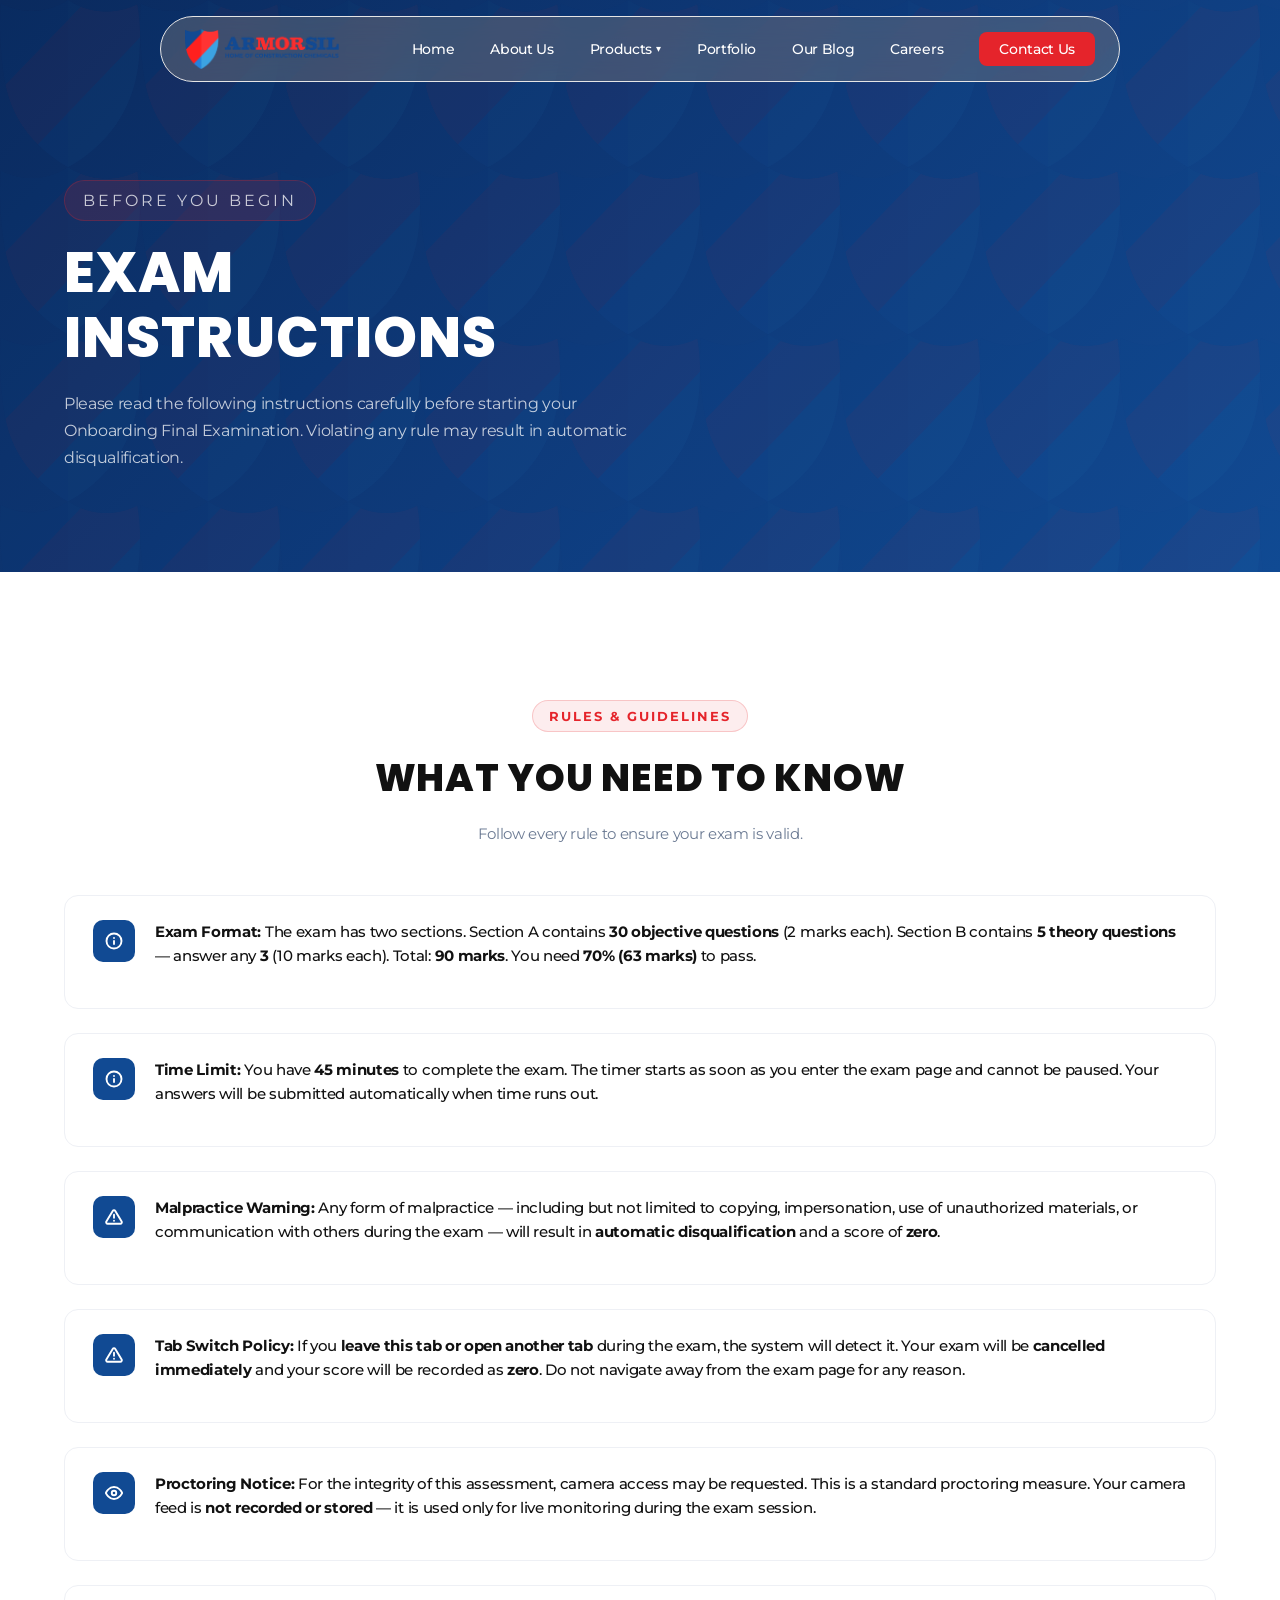
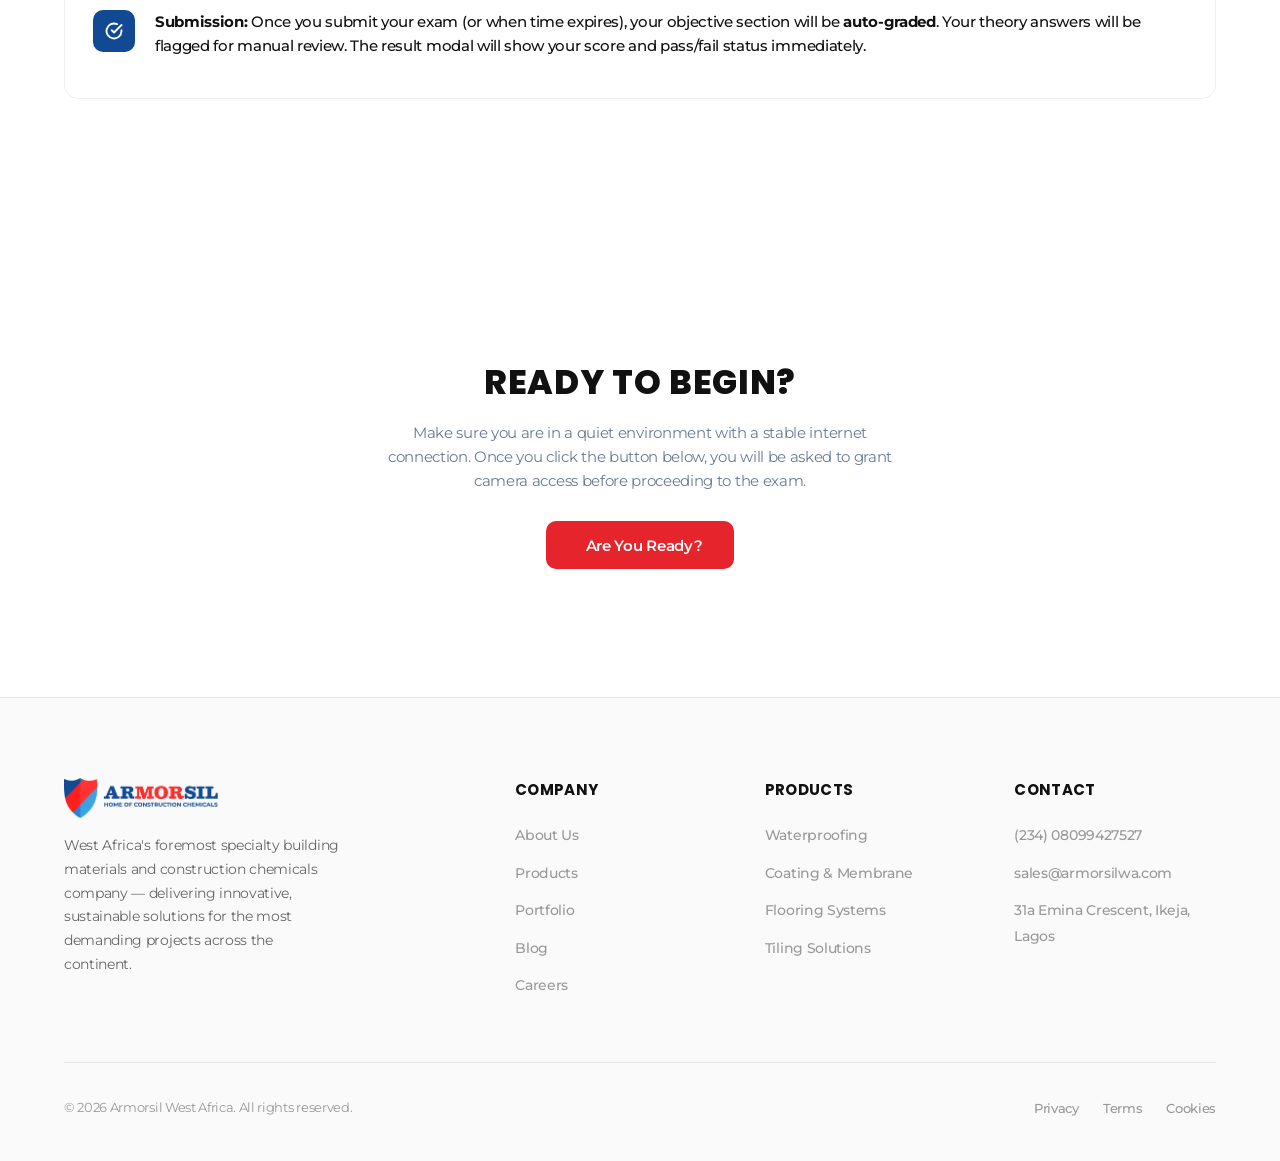
<file: exam-instructions.html>
<!DOCTYPE html>
<html lang="en">
<head>
    <meta charset="UTF-8">
    <meta name="viewport" content="width=device-width, initial-scale=1.0">
    <title>Exam Instructions — Armorsil West Africa</title>
    <link rel="icon" type="image/png" href="asset/armorsilwa-favicon.png">
    <link rel="preconnect" href="https://fonts.googleapis.com">
    <link rel="preconnect" href="https://fonts.gstatic.com" crossorigin>
    <link href="https://fonts.googleapis.com/css2?family=Poppins:wght@600;700;800;900&family=Montserrat:wght@400;500;600;700;800;900&display=swap" rel="stylesheet">
    <link rel="stylesheet" href="css/global.css">
    <link rel="stylesheet" href="css/exam.css">
    <script>if(window.innerWidth<900&&!location.pathname.includes('mobile.html'))location.href='mobile.html';</script>
    <script>document.addEventListener('DOMContentLoaded',()=>{document.querySelectorAll('.reveal').forEach(el=>el.classList.add('visible'))});</script>
</head>
<body>

    <!-- ===== NAVIGATION ===== -->
    <nav class="nav" role="navigation" aria-label="Main navigation">
        <div class="nav-inner">
            <a href="index.html" class="nav-logo" aria-label="Armorsil Home">
                <img src="asset/armorsilwa-logo.png" alt="Armorsil Logo" class="nav-logo-img">
            </a>
            <ul class="nav-links" id="navLinks">
                <li><a href="index.html">Home</a></li>
                <li><a href="about.html">About Us</a></li>
                <li class="nav-dropdown">
                    <a href="products.html">Products <span class="dropdown-arrow">▾</span></a>
                    <ul class="dropdown-menu">
                        <li><a href="products.html#waterproofing-admixtures">Waterproofing Admixtures</a></li>
                        <li><a href="products.html#concrete-admixtures">Concrete Admixtures</a></li>
                        <li><a href="products.html#coating-membrane">Waterproof Coating & Membrane</a></li>
                        <li><a href="products.html#curing-agent">Curing Agent</a></li>
                        <li><a href="products.html#release-agent">Release Agent</a></li>
                        <li><a href="products.html#flooring">Flooring</a></li>
                        <li><a href="products.html#tiling-solution">Tiling Solution</a></li>
                        <li><a href="products.html#concrete-repair">Concrete Repair & Bonding Agent</a></li>
                        <li><a href="products.html#expansion-joint">Expansion Joint Sealant</a></li>
                        <li><a href="products.html#structural-grout">Structural Grout</a></li>
                        <li><a href="products.html#thermal-insulation">Thermal Insulation</a></li>
                    </ul>
                </li>
                <li><a href="portfolio.html">Portfolio</a></li>
                <li><a href="blog.html">Our Blog</a></li>
                <li><a href="careers.html">Careers</a></li>
                <li><a href="#" class="nav-contact">Contact Us</a></li>
            </ul>
            <button class="nav-toggle" id="navToggle" aria-label="Toggle menu" aria-expanded="false">
                <span></span>
            </button>
        </div>
    </nav>

    <!-- ===== INSTRUCTIONS HERO ===== -->
    <section class="exam-hero">
        <div class="container">
            <div class="exam-hero-content">
                <p class="exam-hero-tag">Before You Begin</p>
                <h1>Exam<br>Instructions</h1>
                <p>Please read the following instructions carefully before starting your Onboarding Final Examination. Violating any rule may result in automatic disqualification.</p>
            </div>
        </div>
    </section>

    <!-- ===== INSTRUCTIONS ===== -->
    <section class="exam-section">
        <div class="container">
            <div class="exam-section-header reveal">
                <span class="exam-section-badge">Rules & Guidelines</span>
                <h2>What You Need to Know</h2>
                <p>Follow every rule to ensure your exam is valid.</p>
            </div>
            <div class="exam-questions">

                <div class="exam-q reveal">
                    <div class="exam-q-num">
                        <svg viewBox="0 0 24 24" fill="none" stroke="#fff" stroke-width="2.5" stroke-linecap="round" stroke-linejoin="round" width="18" height="18"><circle cx="12" cy="12" r="10"/><path d="M12 16v-4"/><path d="M12 8h.01"/></svg>
                    </div>
                    <div class="exam-q-body">
                        <p class="exam-q-text"><strong>Exam Format:</strong> The exam has two sections. Section A contains <strong>30 objective questions</strong> (2 marks each). Section B contains <strong>5 theory questions</strong> — answer any <strong>3</strong> (10 marks each). Total: <strong>90 marks</strong>. You need <strong>70% (63 marks)</strong> to pass.</p>
                    </div>
                </div>

                <div class="exam-q reveal">
                    <div class="exam-q-num">
                        <svg viewBox="0 0 24 24" fill="none" stroke="#fff" stroke-width="2.5" stroke-linecap="round" stroke-linejoin="round" width="18" height="18"><circle cx="12" cy="12" r="10"/><path d="M12 16v-4"/><path d="M12 8h.01"/></svg>
                    </div>
                    <div class="exam-q-body">
                        <p class="exam-q-text"><strong>Time Limit:</strong> You have <strong>45 minutes</strong> to complete the exam. The timer starts as soon as you enter the exam page and cannot be paused. Your answers will be submitted automatically when time runs out.</p>
                    </div>
                </div>

                <div class="exam-q reveal">
                    <div class="exam-q-num">
                        <svg viewBox="0 0 24 24" fill="none" stroke="#fff" stroke-width="2.5" stroke-linecap="round" stroke-linejoin="round" width="18" height="18"><path d="M10.29 3.86L1.82 18a2 2 0 001.71 3h16.94a2 2 0 001.71-3L13.71 3.86a2 2 0 00-3.42 0z"/><path d="M12 9v4"/><path d="M12 17h.01"/></svg>
                    </div>
                    <div class="exam-q-body">
                        <p class="exam-q-text"><strong>Malpractice Warning:</strong> Any form of malpractice — including but not limited to copying, impersonation, use of unauthorized materials, or communication with others during the exam — will result in <strong>automatic disqualification</strong> and a score of <strong>zero</strong>.</p>
                    </div>
                </div>

                <div class="exam-q reveal">
                    <div class="exam-q-num">
                        <svg viewBox="0 0 24 24" fill="none" stroke="#fff" stroke-width="2.5" stroke-linecap="round" stroke-linejoin="round" width="18" height="18"><path d="M10.29 3.86L1.82 18a2 2 0 001.71 3h16.94a2 2 0 001.71-3L13.71 3.86a2 2 0 00-3.42 0z"/><path d="M12 9v4"/><path d="M12 17h.01"/></svg>
                    </div>
                    <div class="exam-q-body">
                        <p class="exam-q-text"><strong>Tab Switch Policy:</strong> If you <strong>leave this tab or open another tab</strong> during the exam, the system will detect it. Your exam will be <strong>cancelled immediately</strong> and your score will be recorded as <strong>zero</strong>. Do not navigate away from the exam page for any reason.</p>
                    </div>
                </div>

                <div class="exam-q reveal">
                    <div class="exam-q-num">
                        <svg viewBox="0 0 24 24" fill="none" stroke="#fff" stroke-width="2.5" stroke-linecap="round" stroke-linejoin="round" width="18" height="18"><path d="M1 12s4-8 11-8 11 8 11 8-4 8-11 8-11-8-11-8z"/><circle cx="12" cy="12" r="3"/></svg>
                    </div>
                    <div class="exam-q-body">
                        <p class="exam-q-text"><strong>Proctoring Notice:</strong> For the integrity of this assessment, camera access may be requested. This is a standard proctoring measure. Your camera feed is <strong>not recorded or stored</strong> — it is used only for live monitoring during the exam session.</p>
                    </div>
                </div>

                <div class="exam-q reveal">
                    <div class="exam-q-num">
                        <svg viewBox="0 0 24 24" fill="none" stroke="#fff" stroke-width="2.5" stroke-linecap="round" stroke-linejoin="round" width="18" height="18"><path d="M22 11.08V12a10 10 0 11-5.93-9.14"/><path d="M22 4L12 14.01l-3-3"/></svg>
                    </div>
                    <div class="exam-q-body">
                        <p class="exam-q-text"><strong>Submission:</strong> Once you submit your exam (or when time expires), your objective section will be <strong>auto-graded</strong>. Your theory answers will be flagged for manual review. The result modal will show your score and pass/fail status immediately.</p>
                    </div>
                </div>

            </div>
        </div>
    </section>

    <!-- ===== READY CTA ===== -->
    <section class="exam-submit">
        <div class="container">
            <div class="exam-submit-inner reveal">
                <h2>Ready to Begin?</h2>
                <p>Make sure you are in a quiet environment with a stable internet connection. Once you click the button below, you will be asked to grant camera access before proceeding to the exam.</p>
                <button type="button" class="btn-acid" onclick="handleReady()">Are You Ready?</button>
            </div>
        </div>
    </section>

    <!-- ===== FOOTER ===== -->
    <footer class="footer" id="footer">
        <div class="container">
            <div class="footer-grid">
                <div>
                    <a href="index.html" class="nav-logo" aria-label="Armorsil Home">
                        <img src="asset/armorsilwa-logo.png" alt="Armorsil Logo" class="nav-logo-img">
                    </a>
                    <p class="footer-brand-desc">West Africa's foremost specialty building materials and construction chemicals company — delivering innovative, sustainable solutions for the most demanding projects across the continent.</p>
                </div>
                <div>
                    <h4 class="footer-col-title">Company</h4>
                    <ul class="footer-links">
                        <li><a href="about.html">About Us</a></li>
                        <li><a href="products.html">Products</a></li>
                        <li><a href="portfolio.html">Portfolio</a></li>
                        <li><a href="blog.html">Blog</a></li>
                        <li><a href="careers.html">Careers</a></li>
                    </ul>
                </div>
                <div>
                    <h4 class="footer-col-title">Products</h4>
                    <ul class="footer-links">
                        <li><a href="products.html#waterproofing-admixtures">Waterproofing</a></li>
                        <li><a href="products.html#coating-membrane">Coating & Membrane</a></li>
                        <li><a href="products.html#flooring">Flooring Systems</a></li>
                        <li><a href="products.html#tiling-solution">Tiling Solutions</a></li>
                    </ul>
                </div>
                <div>
                    <h4 class="footer-col-title">Contact</h4>
                    <ul class="footer-links">
                        <li><a href="tel:+23408099427527">(234) 08099427527</a></li>
                        <li><a href="mailto:sales@armorsilwa.com">sales@armorsilwa.com</a></li>
                        <li><a href="#">31a Emina Crescent, Ikeja, Lagos</a></li>
                    </ul>
                </div>
            </div>
            <div class="footer-bottom">
                <p class="footer-copy">&copy; 2026 Armorsil West Africa. All rights reserved.</p>
                <ul class="footer-bottom-links">
                    <li><a href="#">Privacy</a></li>
                    <li><a href="#">Terms</a></li>
                    <li><a href="#">Cookies</a></li>
                </ul>
            </div>
        </div>
    </footer>

    <script>
        function handleReady() {
            const choice = confirm('This exam requires camera access for proctoring purposes.\n\nClick OK to grant camera access and proceed.\nClick Cancel to go back.');

            if (choice) {
                window.location.href = 'exam.html';
            } else {
                window.location.href = 'onboarding.html';
            }
        }
    </script>

</body>
</html>
</file>
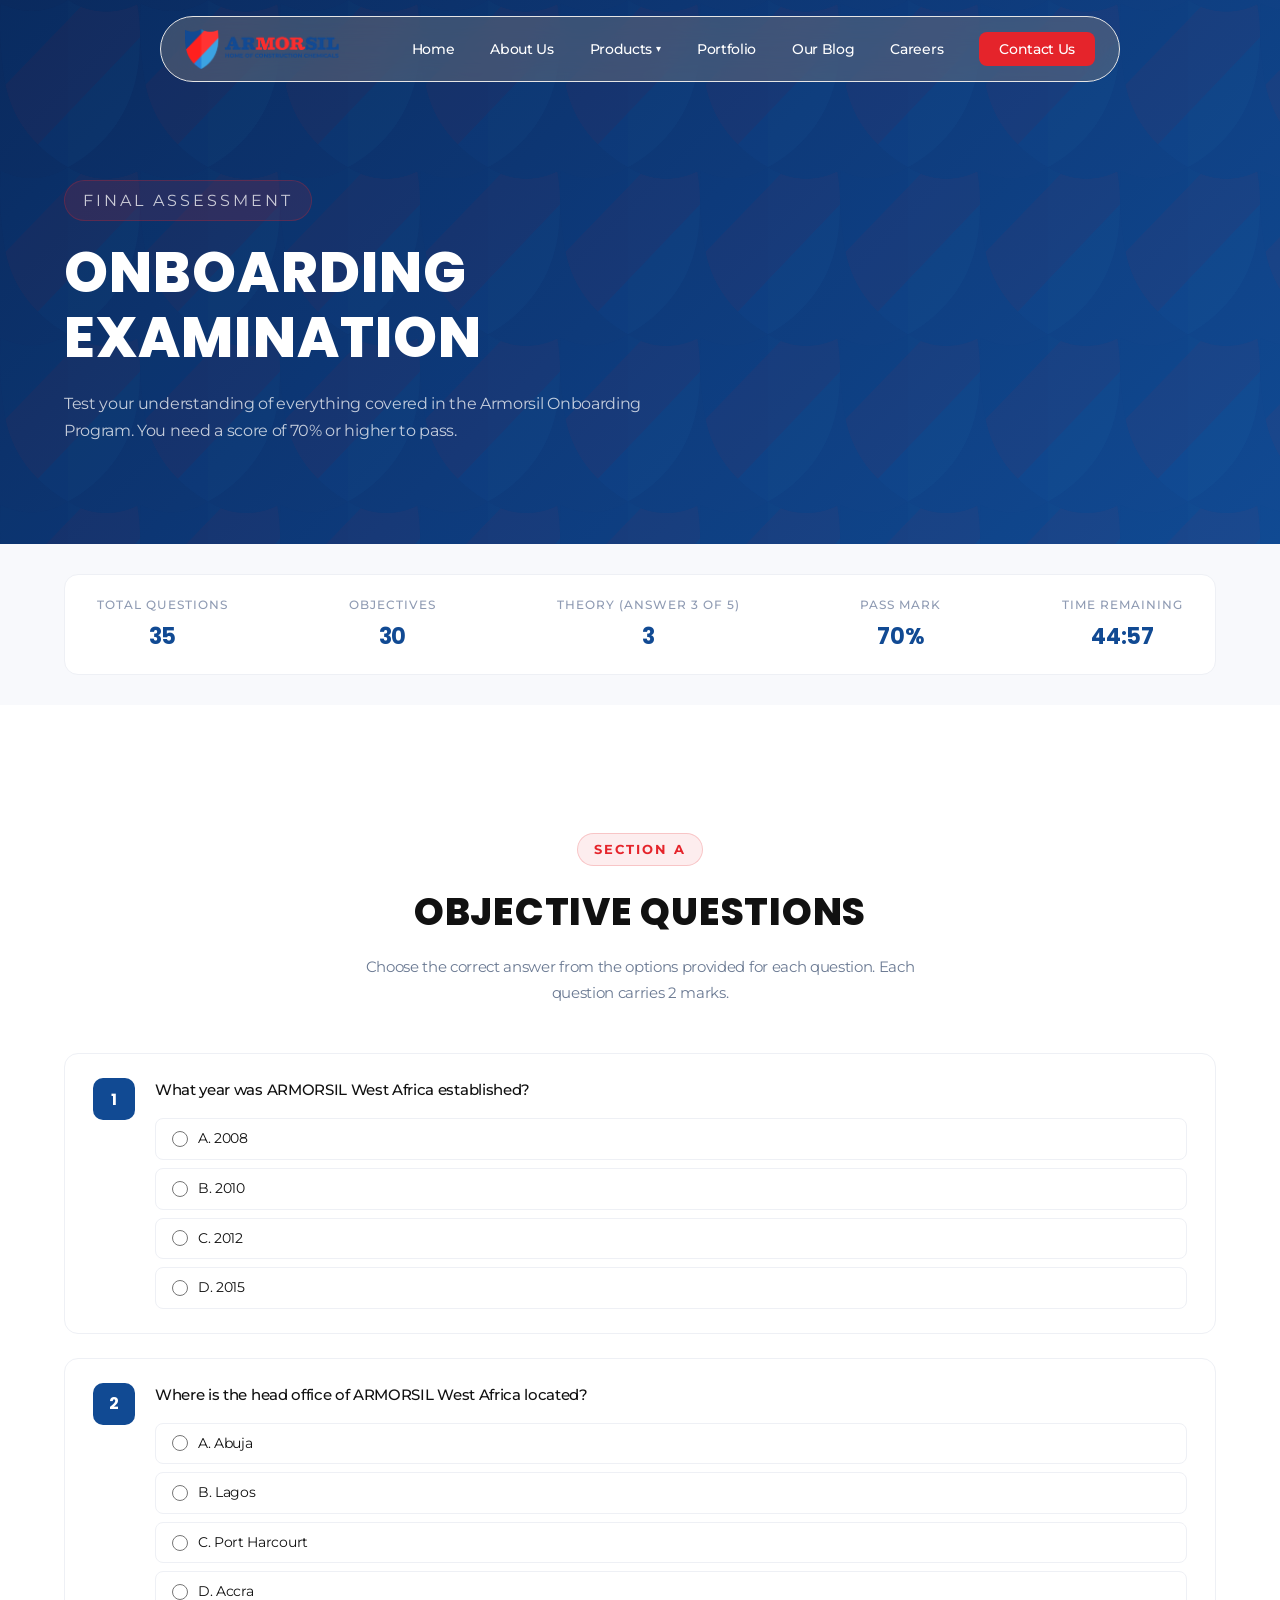
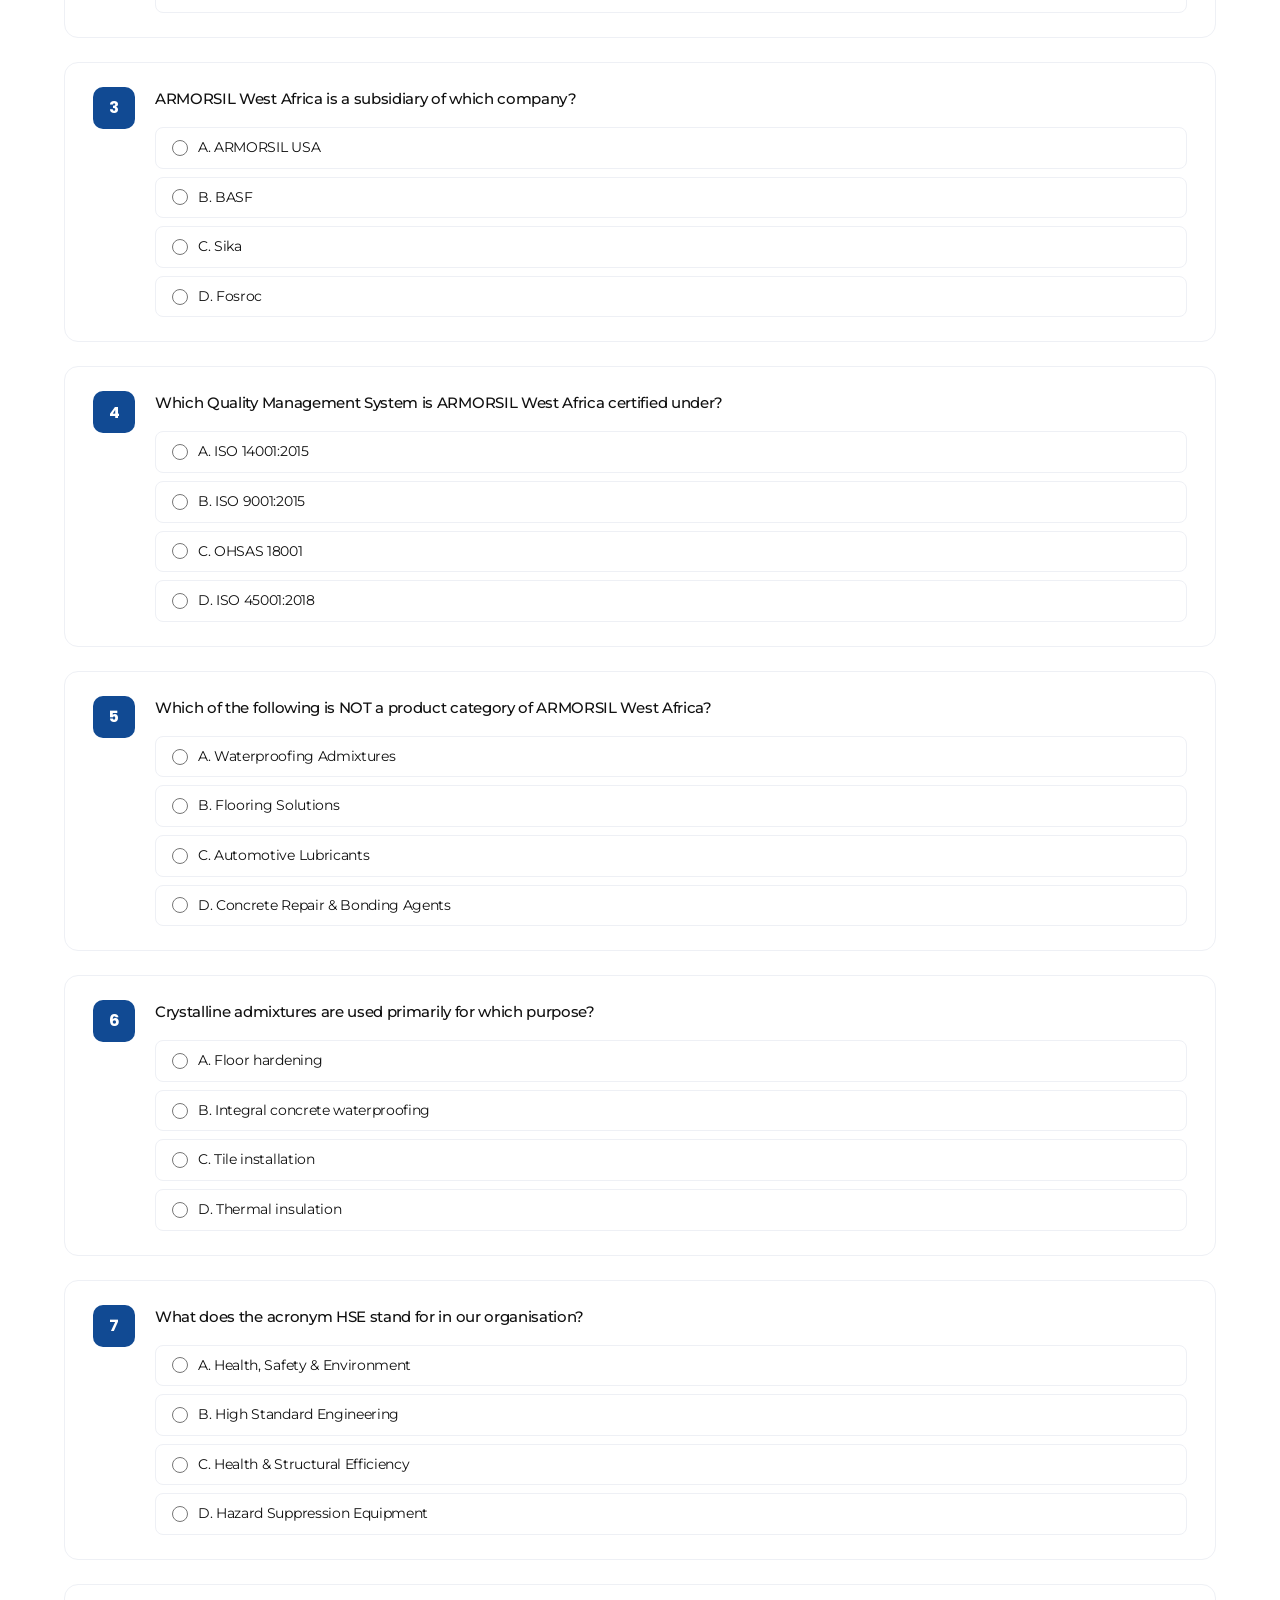
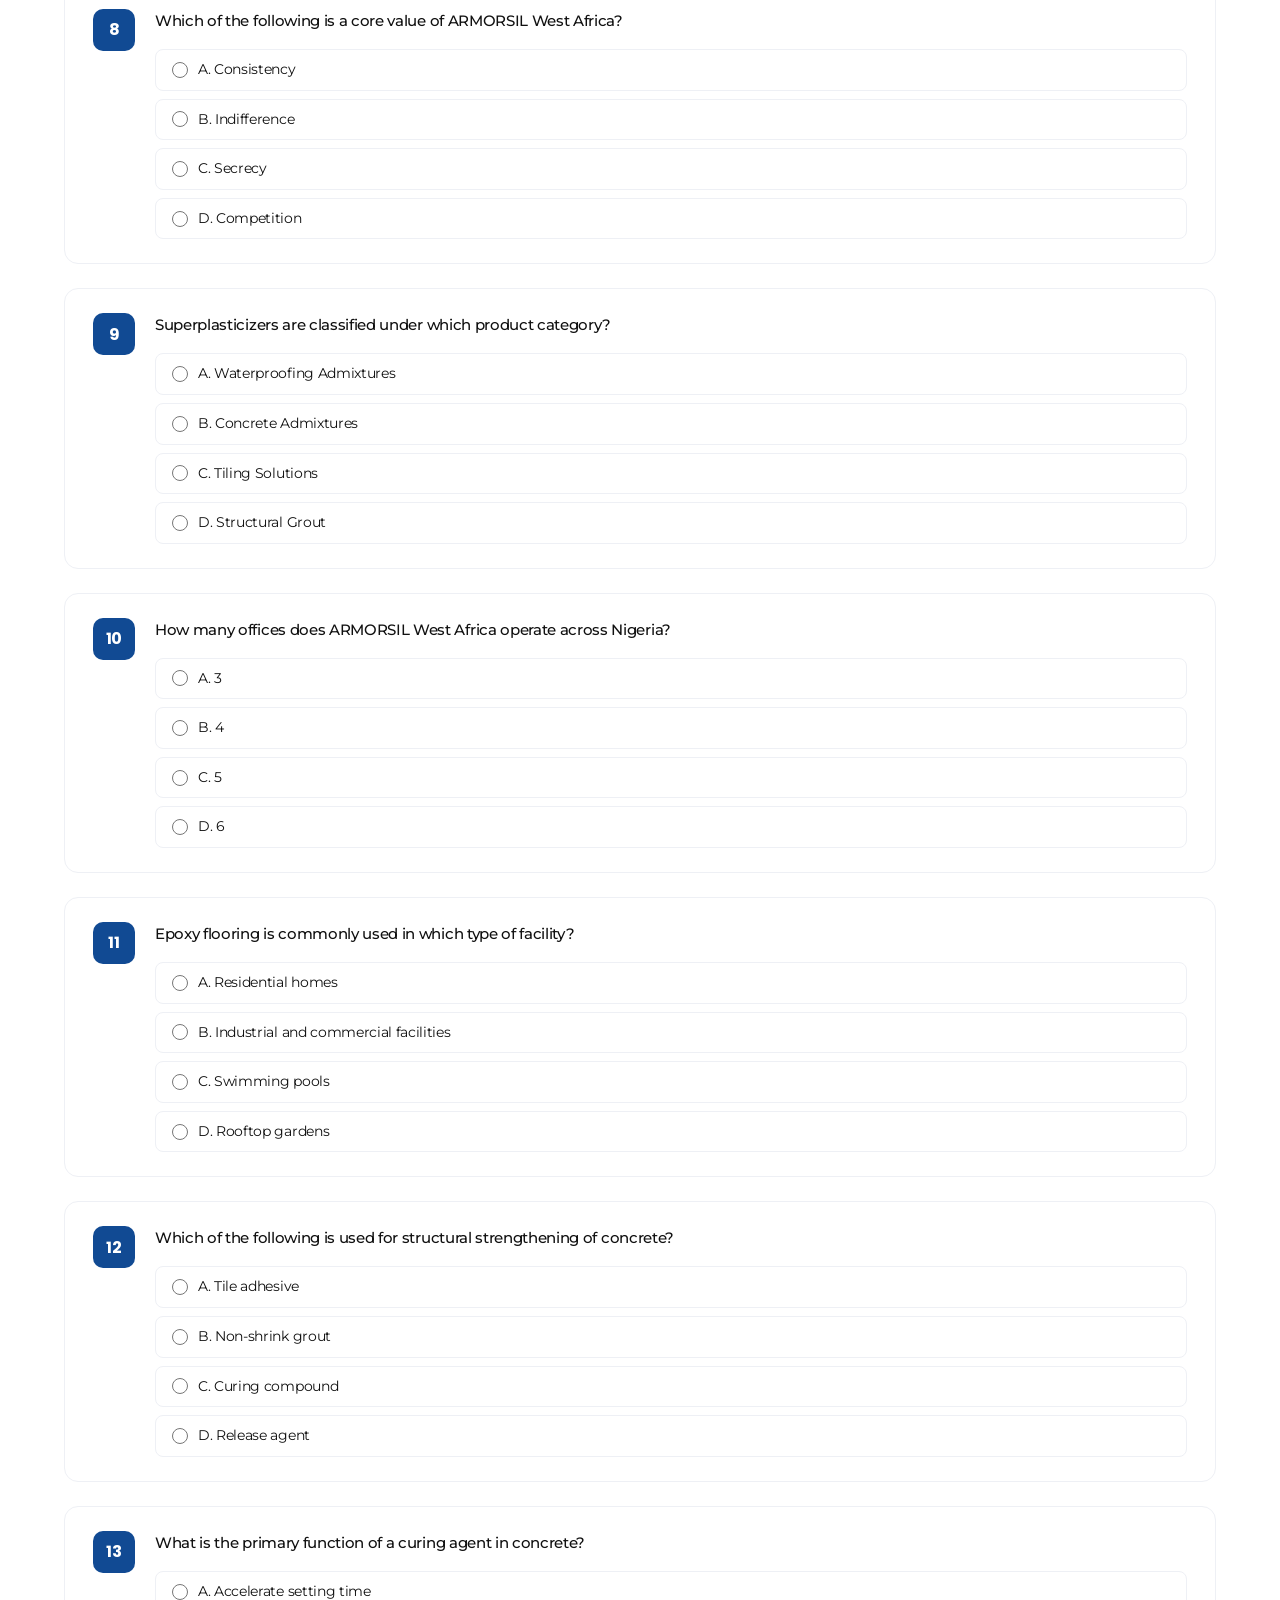
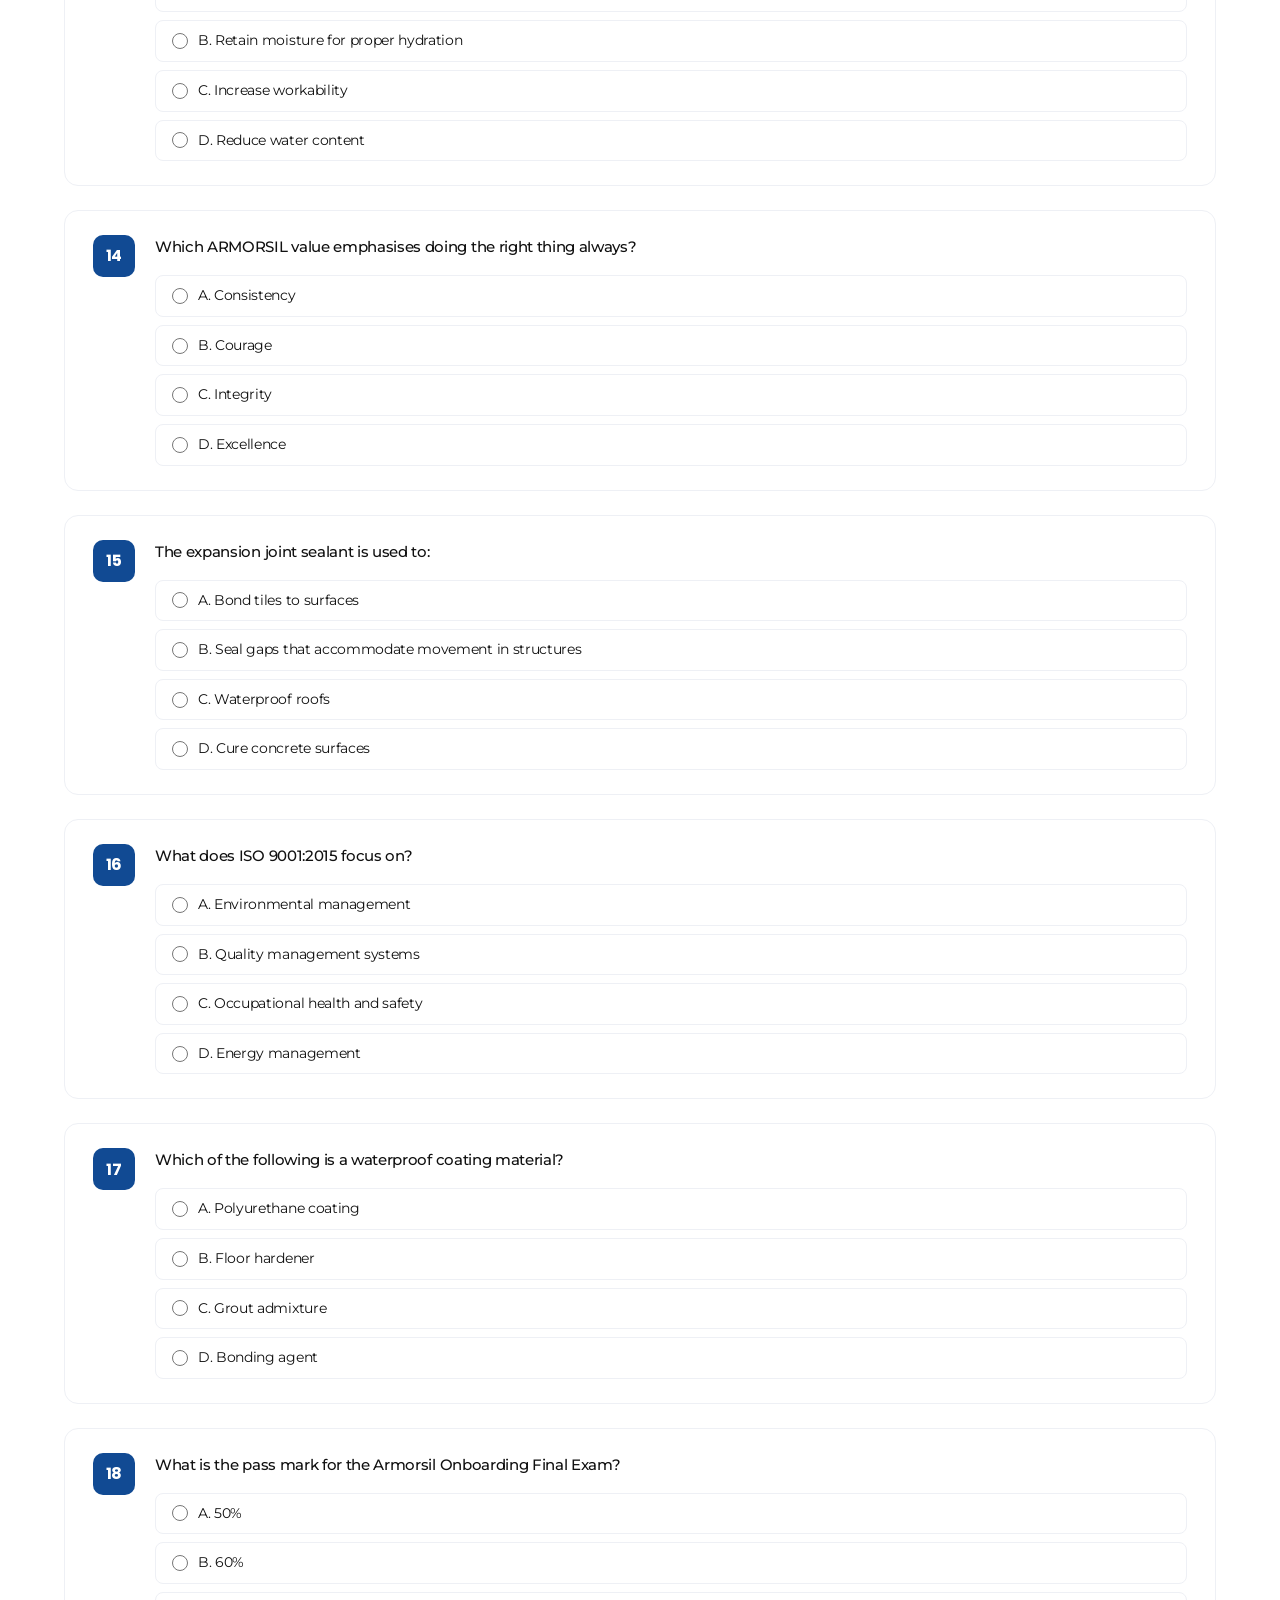
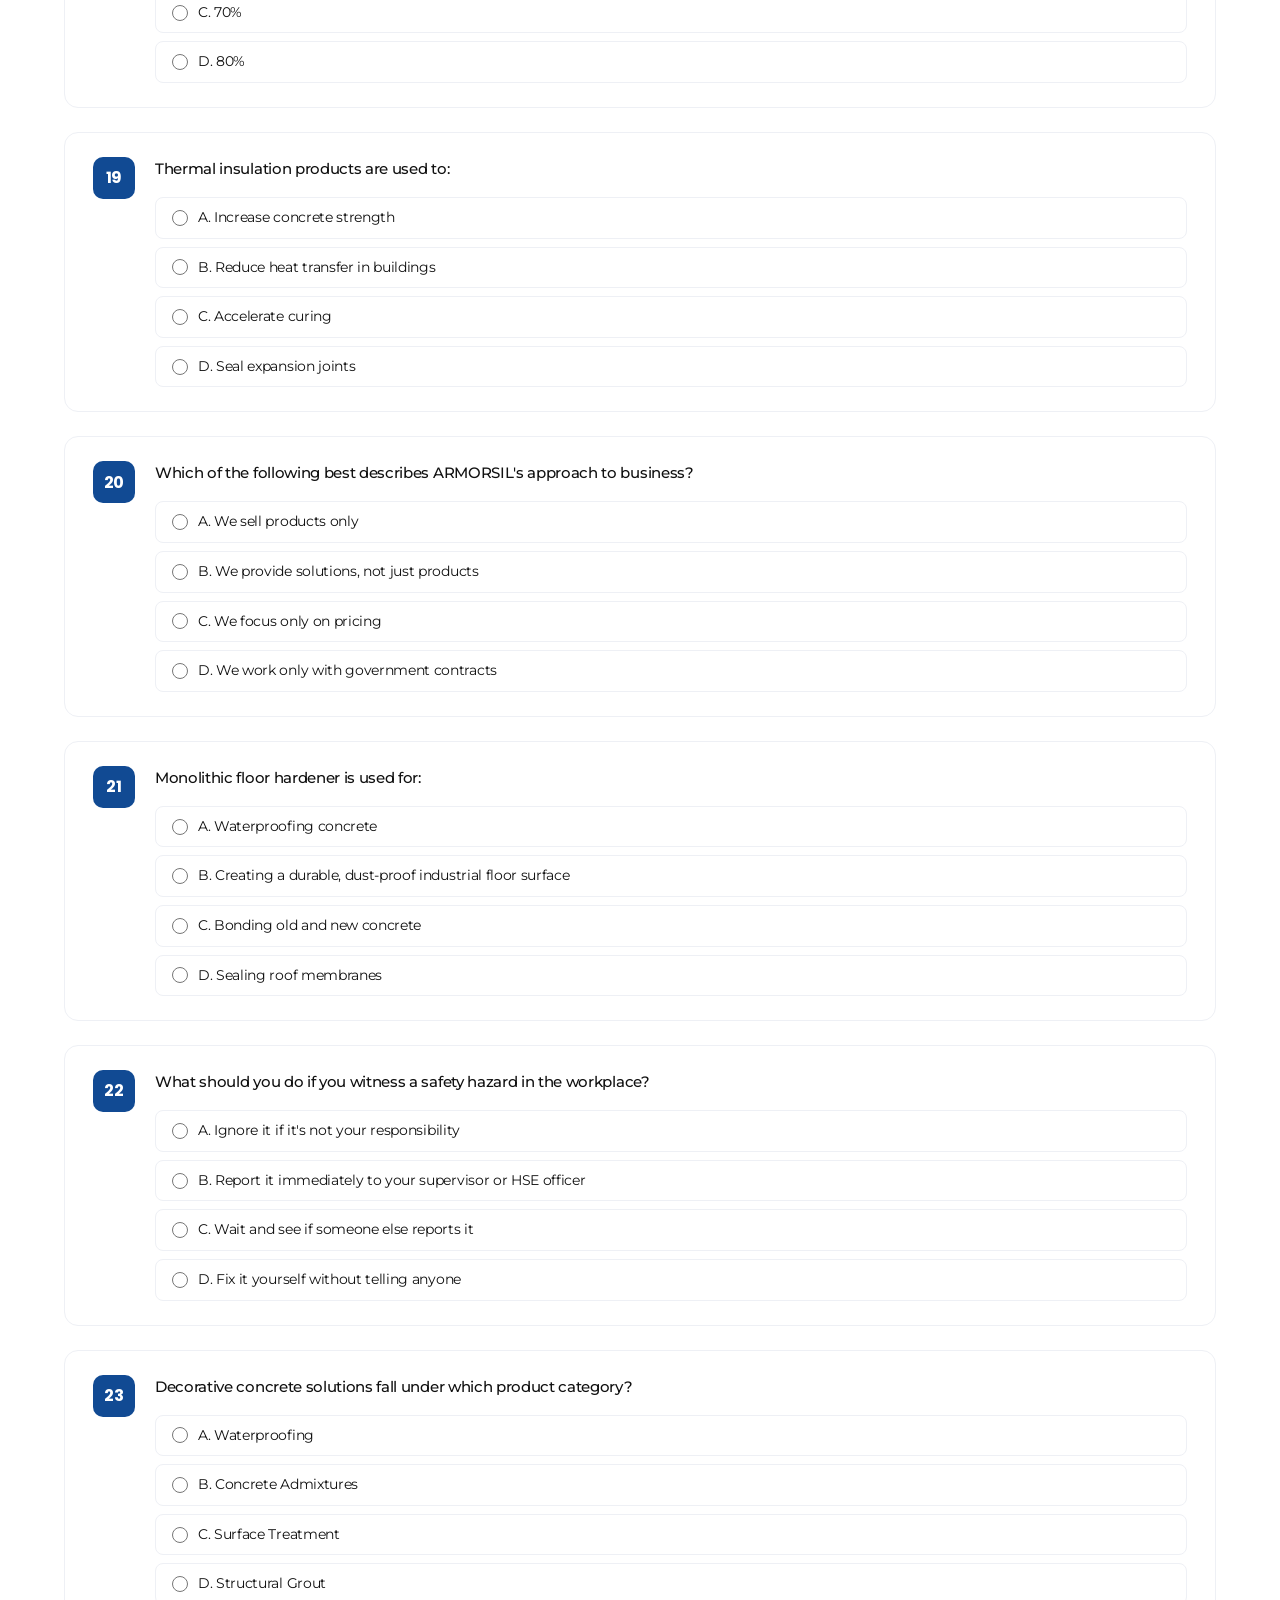
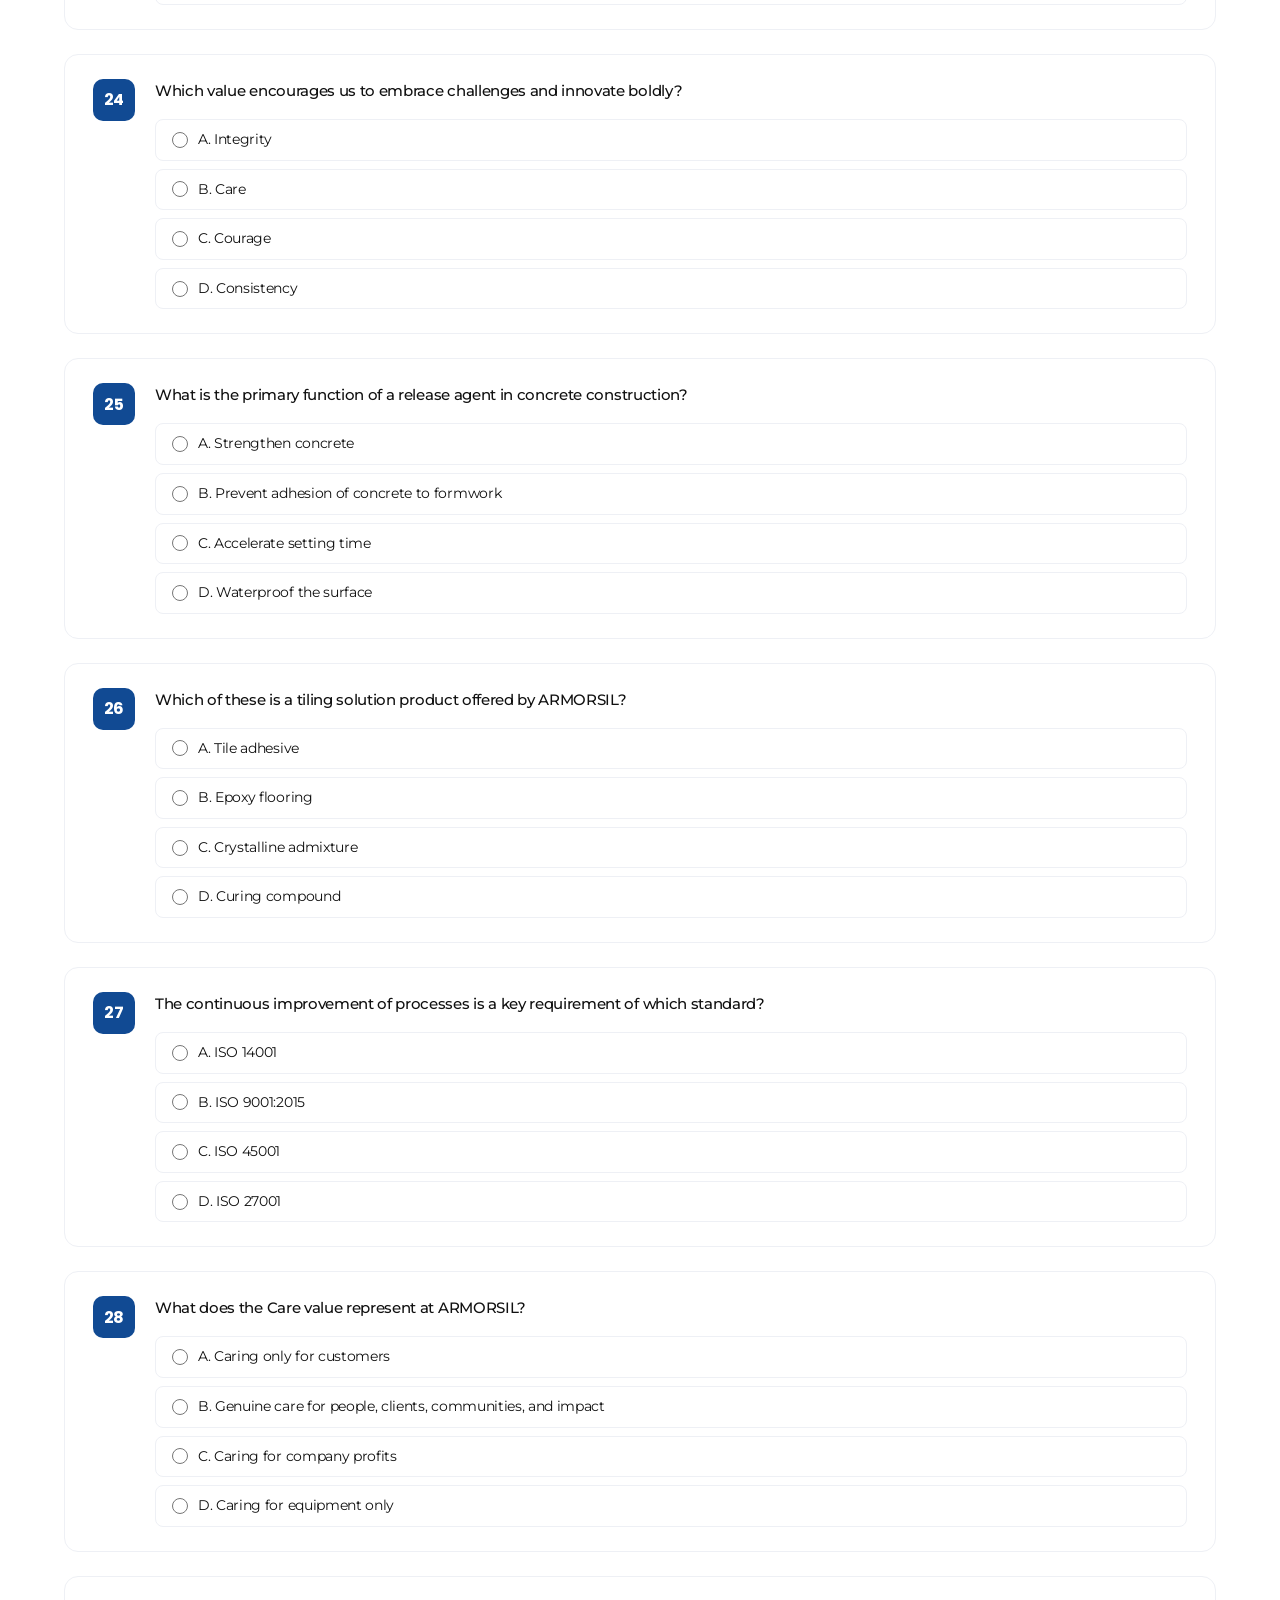
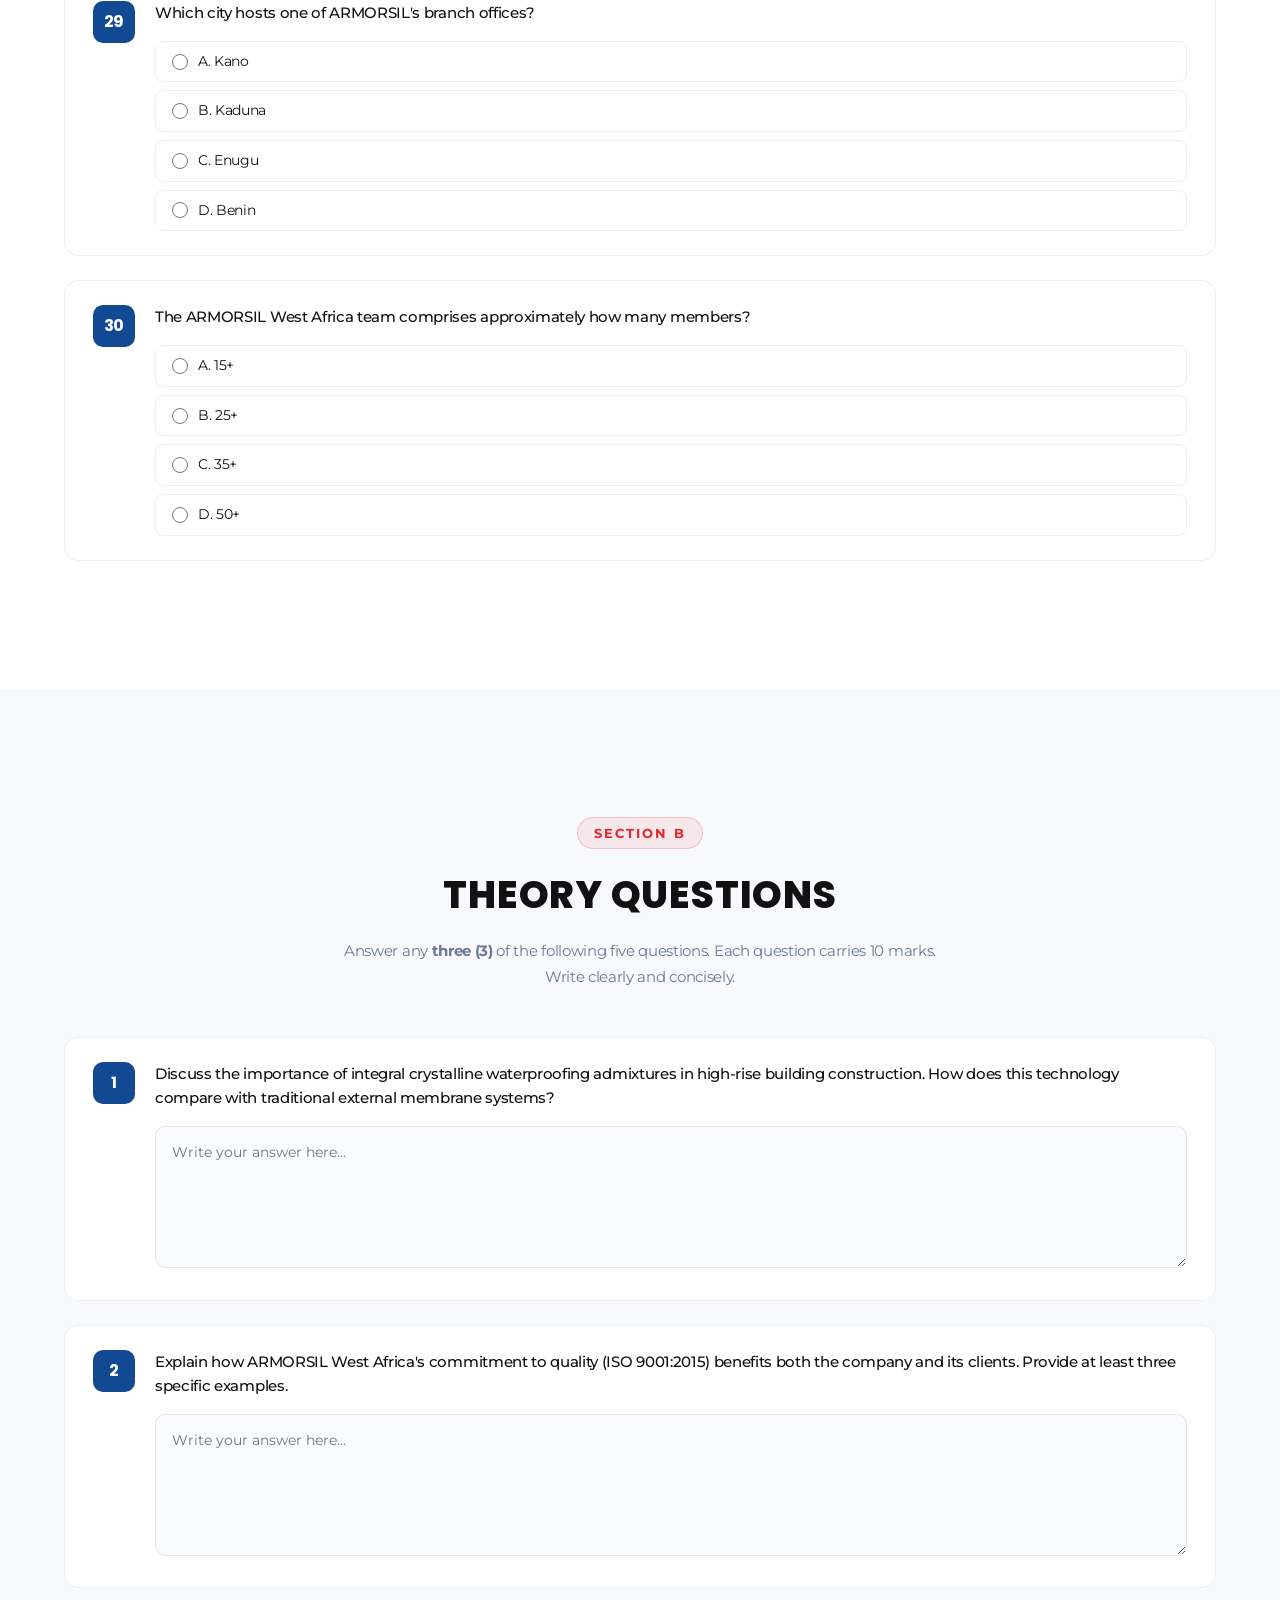
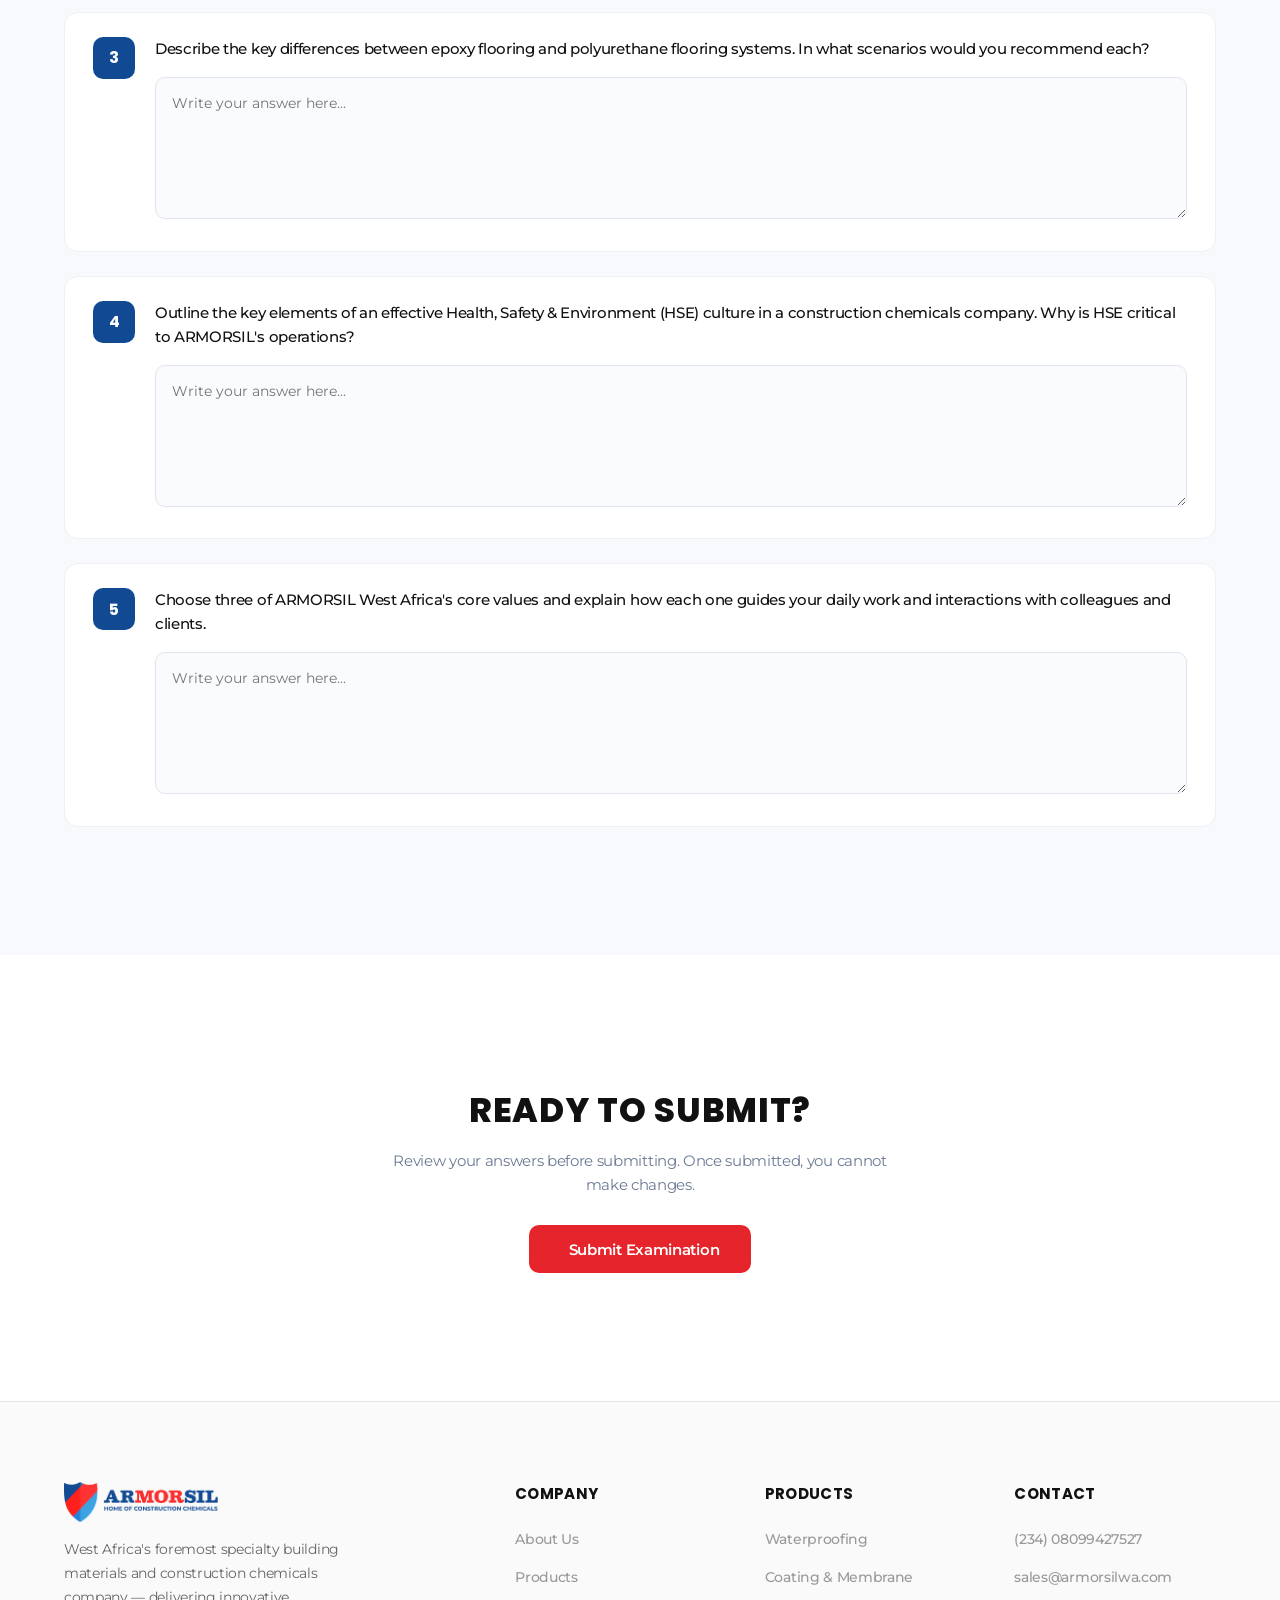
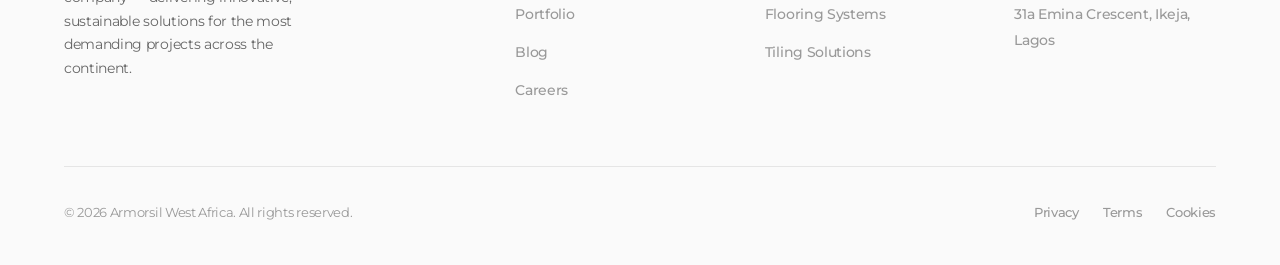
<file: exam.html>
<!DOCTYPE html>
<html lang="en">
<head>
    <meta charset="UTF-8">
    <meta name="viewport" content="width=device-width, initial-scale=1.0">
    <title>Onboarding Exam — Armorsil West Africa</title>
    <link rel="icon" type="image/png" href="asset/armorsilwa-favicon.png">
    <link rel="preconnect" href="https://fonts.googleapis.com">
    <link rel="preconnect" href="https://fonts.gstatic.com" crossorigin>
    <link href="https://fonts.googleapis.com/css2?family=Poppins:wght@600;700;800;900&family=Montserrat:wght@400;500;600;700;800;900&display=swap" rel="stylesheet">
    <link rel="stylesheet" href="css/global.css">
    <link rel="stylesheet" href="css/exam.css">
    <script>if(window.innerWidth<900&&!location.pathname.includes('mobile.html'))location.href='mobile.html';</script>
    <script>document.addEventListener('DOMContentLoaded',()=>{document.querySelectorAll('.reveal').forEach(el=>el.classList.add('visible'))});</script>
</head>
<body>

    <!-- ===== NAVIGATION ===== -->
    <nav class="nav" role="navigation" aria-label="Main navigation">
        <div class="nav-inner">
            <a href="index.html" class="nav-logo" aria-label="Armorsil Home">
                <img src="asset/armorsilwa-logo.png" alt="Armorsil Logo" class="nav-logo-img">
            </a>
            <ul class="nav-links" id="navLinks">
                <li><a href="index.html">Home</a></li>
                <li><a href="about.html">About Us</a></li>
                <li class="nav-dropdown">
                    <a href="products.html">Products <span class="dropdown-arrow">▾</span></a>
                    <ul class="dropdown-menu">
                        <li><a href="products.html#waterproofing-admixtures">Waterproofing Admixtures</a></li>
                        <li><a href="products.html#concrete-admixtures">Concrete Admixtures</a></li>
                        <li><a href="products.html#coating-membrane">Waterproof Coating & Membrane</a></li>
                        <li><a href="products.html#curing-agent">Curing Agent</a></li>
                        <li><a href="products.html#release-agent">Release Agent</a></li>
                        <li><a href="products.html#flooring">Flooring</a></li>
                        <li><a href="products.html#tiling-solution">Tiling Solution</a></li>
                        <li><a href="products.html#concrete-repair">Concrete Repair & Bonding Agent</a></li>
                        <li><a href="products.html#expansion-joint">Expansion Joint Sealant</a></li>
                        <li><a href="products.html#structural-grout">Structural Grout</a></li>
                        <li><a href="products.html#thermal-insulation">Thermal Insulation</a></li>
                    </ul>
                </li>
                <li><a href="portfolio.html">Portfolio</a></li>
                <li><a href="blog.html">Our Blog</a></li>
                <li><a href="careers.html">Careers</a></li>
                <li><a href="#" class="nav-contact">Contact Us</a></li>
            </ul>
            <button class="nav-toggle" id="navToggle" aria-label="Toggle menu" aria-expanded="false">
                <span></span>
            </button>
        </div>
    </nav>

    <!-- ===== EXAM HERO ===== -->
    <section class="exam-hero">
        <div class="container">
            <div class="exam-hero-content">
                <p class="exam-hero-tag">Final Assessment</p>
                <h1>Onboarding<br>Examination</h1>
                <p>Test your understanding of everything covered in the Armorsil Onboarding Program. You need a score of 70% or higher to pass.</p>
            </div>
        </div>
    </section>

    <!-- ===== EXAM INFO ===== -->
    <section class="exam-info">
        <div class="container">
            <div class="exam-info-card reveal">
                <div class="exam-info-item">
                    <span class="exam-info-label">Total Questions</span>
                    <span class="exam-info-value">35</span>
                </div>
                <div class="exam-info-item">
                    <span class="exam-info-label">Objectives</span>
                    <span class="exam-info-value">30</span>
                </div>
                <div class="exam-info-item">
                    <span class="exam-info-label">Theory (Answer 3 of 5)</span>
                    <span class="exam-info-value">3</span>
                </div>
                <div class="exam-info-item">
                    <span class="exam-info-label">Pass Mark</span>
                    <span class="exam-info-value">70%</span>
                </div>
                <div class="exam-info-item">
                    <span class="exam-info-label">Time Remaining</span>
                    <span class="exam-info-value exam-timer" id="timer">45:00</span>
                </div>
            </div>
        </div>
    </section>

    <form id="examForm">
        <!-- ===== OBJECTIVES SECTION ===== -->
        <section class="exam-section">
            <div class="container">
                <div class="exam-section-header reveal">
                    <span class="exam-section-badge">Section A</span>
                    <h2>Objective Questions</h2>
                    <p>Choose the correct answer from the options provided for each question. Each question carries 2 marks.</p>
                </div>
                <div class="exam-questions" id="objectives">

                    <div class="exam-q reveal">
                        <div class="exam-q-num">1</div>
                        <div class="exam-q-body">
                            <p class="exam-q-text">What year was ARMORSIL West Africa established?</p>
                            <div class="exam-q-options">
                                <label class="exam-option"><input type="radio" name="q1" value="A"> <span>A. 2008</span></label>
                                <label class="exam-option"><input type="radio" name="q1" value="B"> <span>B. 2010</span></label>
                                <label class="exam-option"><input type="radio" name="q1" value="C"> <span>C. 2012</span></label>
                                <label class="exam-option"><input type="radio" name="q1" value="D"> <span>D. 2015</span></label>
                            </div>
                        </div>
                    </div>

                    <div class="exam-q reveal">
                        <div class="exam-q-num">2</div>
                        <div class="exam-q-body">
                            <p class="exam-q-text">Where is the head office of ARMORSIL West Africa located?</p>
                            <div class="exam-q-options">
                                <label class="exam-option"><input type="radio" name="q2" value="A"> <span>A. Abuja</span></label>
                                <label class="exam-option"><input type="radio" name="q2" value="B"> <span>B. Lagos</span></label>
                                <label class="exam-option"><input type="radio" name="q2" value="C"> <span>C. Port Harcourt</span></label>
                                <label class="exam-option"><input type="radio" name="q2" value="D"> <span>D. Accra</span></label>
                            </div>
                        </div>
                    </div>

                    <div class="exam-q reveal">
                        <div class="exam-q-num">3</div>
                        <div class="exam-q-body">
                            <p class="exam-q-text">ARMORSIL West Africa is a subsidiary of which company?</p>
                            <div class="exam-q-options">
                                <label class="exam-option"><input type="radio" name="q3" value="A"> <span>A. ARMORSIL USA</span></label>
                                <label class="exam-option"><input type="radio" name="q3" value="B"> <span>B. BASF</span></label>
                                <label class="exam-option"><input type="radio" name="q3" value="C"> <span>C. Sika</span></label>
                                <label class="exam-option"><input type="radio" name="q3" value="D"> <span>D. Fosroc</span></label>
                            </div>
                        </div>
                    </div>

                    <div class="exam-q reveal">
                        <div class="exam-q-num">4</div>
                        <div class="exam-q-body">
                            <p class="exam-q-text">Which Quality Management System is ARMORSIL West Africa certified under?</p>
                            <div class="exam-q-options">
                                <label class="exam-option"><input type="radio" name="q4" value="A"> <span>A. ISO 14001:2015</span></label>
                                <label class="exam-option"><input type="radio" name="q4" value="B"> <span>B. ISO 9001:2015</span></label>
                                <label class="exam-option"><input type="radio" name="q4" value="C"> <span>C. OHSAS 18001</span></label>
                                <label class="exam-option"><input type="radio" name="q4" value="D"> <span>D. ISO 45001:2018</span></label>
                            </div>
                        </div>
                    </div>

                    <div class="exam-q reveal">
                        <div class="exam-q-num">5</div>
                        <div class="exam-q-body">
                            <p class="exam-q-text">Which of the following is NOT a product category of ARMORSIL West Africa?</p>
                            <div class="exam-q-options">
                                <label class="exam-option"><input type="radio" name="q5" value="A"> <span>A. Waterproofing Admixtures</span></label>
                                <label class="exam-option"><input type="radio" name="q5" value="B"> <span>B. Flooring Solutions</span></label>
                                <label class="exam-option"><input type="radio" name="q5" value="C"> <span>C. Automotive Lubricants</span></label>
                                <label class="exam-option"><input type="radio" name="q5" value="D"> <span>D. Concrete Repair & Bonding Agents</span></label>
                            </div>
                        </div>
                    </div>

                    <div class="exam-q reveal">
                        <div class="exam-q-num">6</div>
                        <div class="exam-q-body">
                            <p class="exam-q-text">Crystalline admixtures are used primarily for which purpose?</p>
                            <div class="exam-q-options">
                                <label class="exam-option"><input type="radio" name="q6" value="A"> <span>A. Floor hardening</span></label>
                                <label class="exam-option"><input type="radio" name="q6" value="B"> <span>B. Integral concrete waterproofing</span></label>
                                <label class="exam-option"><input type="radio" name="q6" value="C"> <span>C. Tile installation</span></label>
                                <label class="exam-option"><input type="radio" name="q6" value="D"> <span>D. Thermal insulation</span></label>
                            </div>
                        </div>
                    </div>

                    <div class="exam-q reveal">
                        <div class="exam-q-num">7</div>
                        <div class="exam-q-body">
                            <p class="exam-q-text">What does the acronym HSE stand for in our organisation?</p>
                            <div class="exam-q-options">
                                <label class="exam-option"><input type="radio" name="q7" value="A"> <span>A. Health, Safety & Environment</span></label>
                                <label class="exam-option"><input type="radio" name="q7" value="B"> <span>B. High Standard Engineering</span></label>
                                <label class="exam-option"><input type="radio" name="q7" value="C"> <span>C. Health & Structural Efficiency</span></label>
                                <label class="exam-option"><input type="radio" name="q7" value="D"> <span>D. Hazard Suppression Equipment</span></label>
                            </div>
                        </div>
                    </div>

                    <div class="exam-q reveal">
                        <div class="exam-q-num">8</div>
                        <div class="exam-q-body">
                            <p class="exam-q-text">Which of the following is a core value of ARMORSIL West Africa?</p>
                            <div class="exam-q-options">
                                <label class="exam-option"><input type="radio" name="q8" value="A"> <span>A. Consistency</span></label>
                                <label class="exam-option"><input type="radio" name="q8" value="B"> <span>B. Indifference</span></label>
                                <label class="exam-option"><input type="radio" name="q8" value="C"> <span>C. Secrecy</span></label>
                                <label class="exam-option"><input type="radio" name="q8" value="D"> <span>D. Competition</span></label>
                            </div>
                        </div>
                    </div>

                    <div class="exam-q reveal">
                        <div class="exam-q-num">9</div>
                        <div class="exam-q-body">
                            <p class="exam-q-text">Superplasticizers are classified under which product category?</p>
                            <div class="exam-q-options">
                                <label class="exam-option"><input type="radio" name="q9" value="A"> <span>A. Waterproofing Admixtures</span></label>
                                <label class="exam-option"><input type="radio" name="q9" value="B"> <span>B. Concrete Admixtures</span></label>
                                <label class="exam-option"><input type="radio" name="q9" value="C"> <span>C. Tiling Solutions</span></label>
                                <label class="exam-option"><input type="radio" name="q9" value="D"> <span>D. Structural Grout</span></label>
                            </div>
                        </div>
                    </div>

                    <div class="exam-q reveal">
                        <div class="exam-q-num">10</div>
                        <div class="exam-q-body">
                            <p class="exam-q-text">How many offices does ARMORSIL West Africa operate across Nigeria?</p>
                            <div class="exam-q-options">
                                <label class="exam-option"><input type="radio" name="q10" value="A"> <span>A. 3</span></label>
                                <label class="exam-option"><input type="radio" name="q10" value="B"> <span>B. 4</span></label>
                                <label class="exam-option"><input type="radio" name="q10" value="C"> <span>C. 5</span></label>
                                <label class="exam-option"><input type="radio" name="q10" value="D"> <span>D. 6</span></label>
                            </div>
                        </div>
                    </div>

                    <div class="exam-q reveal">
                        <div class="exam-q-num">11</div>
                        <div class="exam-q-body">
                            <p class="exam-q-text">Epoxy flooring is commonly used in which type of facility?</p>
                            <div class="exam-q-options">
                                <label class="exam-option"><input type="radio" name="q11" value="A"> <span>A. Residential homes</span></label>
                                <label class="exam-option"><input type="radio" name="q11" value="B"> <span>B. Industrial and commercial facilities</span></label>
                                <label class="exam-option"><input type="radio" name="q11" value="C"> <span>C. Swimming pools</span></label>
                                <label class="exam-option"><input type="radio" name="q11" value="D"> <span>D. Rooftop gardens</span></label>
                            </div>
                        </div>
                    </div>

                    <div class="exam-q reveal">
                        <div class="exam-q-num">12</div>
                        <div class="exam-q-body">
                            <p class="exam-q-text">Which of the following is used for structural strengthening of concrete?</p>
                            <div class="exam-q-options">
                                <label class="exam-option"><input type="radio" name="q12" value="A"> <span>A. Tile adhesive</span></label>
                                <label class="exam-option"><input type="radio" name="q12" value="B"> <span>B. Non-shrink grout</span></label>
                                <label class="exam-option"><input type="radio" name="q12" value="C"> <span>C. Curing compound</span></label>
                                <label class="exam-option"><input type="radio" name="q12" value="D"> <span>D. Release agent</span></label>
                            </div>
                        </div>
                    </div>

                    <div class="exam-q reveal">
                        <div class="exam-q-num">13</div>
                        <div class="exam-q-body">
                            <p class="exam-q-text">What is the primary function of a curing agent in concrete?</p>
                            <div class="exam-q-options">
                                <label class="exam-option"><input type="radio" name="q13" value="A"> <span>A. Accelerate setting time</span></label>
                                <label class="exam-option"><input type="radio" name="q13" value="B"> <span>B. Retain moisture for proper hydration</span></label>
                                <label class="exam-option"><input type="radio" name="q13" value="C"> <span>C. Increase workability</span></label>
                                <label class="exam-option"><input type="radio" name="q13" value="D"> <span>D. Reduce water content</span></label>
                            </div>
                        </div>
                    </div>

                    <div class="exam-q reveal">
                        <div class="exam-q-num">14</div>
                        <div class="exam-q-body">
                            <p class="exam-q-text">Which ARMORSIL value emphasises doing the right thing always?</p>
                            <div class="exam-q-options">
                                <label class="exam-option"><input type="radio" name="q14" value="A"> <span>A. Consistency</span></label>
                                <label class="exam-option"><input type="radio" name="q14" value="B"> <span>B. Courage</span></label>
                                <label class="exam-option"><input type="radio" name="q14" value="C"> <span>C. Integrity</span></label>
                                <label class="exam-option"><input type="radio" name="q14" value="D"> <span>D. Excellence</span></label>
                            </div>
                        </div>
                    </div>

                    <div class="exam-q reveal">
                        <div class="exam-q-num">15</div>
                        <div class="exam-q-body">
                            <p class="exam-q-text">The expansion joint sealant is used to:</p>
                            <div class="exam-q-options">
                                <label class="exam-option"><input type="radio" name="q15" value="A"> <span>A. Bond tiles to surfaces</span></label>
                                <label class="exam-option"><input type="radio" name="q15" value="B"> <span>B. Seal gaps that accommodate movement in structures</span></label>
                                <label class="exam-option"><input type="radio" name="q15" value="C"> <span>C. Waterproof roofs</span></label>
                                <label class="exam-option"><input type="radio" name="q15" value="D"> <span>D. Cure concrete surfaces</span></label>
                            </div>
                        </div>
                    </div>

                    <div class="exam-q reveal">
                        <div class="exam-q-num">16</div>
                        <div class="exam-q-body">
                            <p class="exam-q-text">What does ISO 9001:2015 focus on?</p>
                            <div class="exam-q-options">
                                <label class="exam-option"><input type="radio" name="q16" value="A"> <span>A. Environmental management</span></label>
                                <label class="exam-option"><input type="radio" name="q16" value="B"> <span>B. Quality management systems</span></label>
                                <label class="exam-option"><input type="radio" name="q16" value="C"> <span>C. Occupational health and safety</span></label>
                                <label class="exam-option"><input type="radio" name="q16" value="D"> <span>D. Energy management</span></label>
                            </div>
                        </div>
                    </div>

                    <div class="exam-q reveal">
                        <div class="exam-q-num">17</div>
                        <div class="exam-q-body">
                            <p class="exam-q-text">Which of the following is a waterproof coating material?</p>
                            <div class="exam-q-options">
                                <label class="exam-option"><input type="radio" name="q17" value="A"> <span>A. Polyurethane coating</span></label>
                                <label class="exam-option"><input type="radio" name="q17" value="B"> <span>B. Floor hardener</span></label>
                                <label class="exam-option"><input type="radio" name="q17" value="C"> <span>C. Grout admixture</span></label>
                                <label class="exam-option"><input type="radio" name="q17" value="D"> <span>D. Bonding agent</span></label>
                            </div>
                        </div>
                    </div>

                    <div class="exam-q reveal">
                        <div class="exam-q-num">18</div>
                        <div class="exam-q-body">
                            <p class="exam-q-text">What is the pass mark for the Armorsil Onboarding Final Exam?</p>
                            <div class="exam-q-options">
                                <label class="exam-option"><input type="radio" name="q18" value="A"> <span>A. 50%</span></label>
                                <label class="exam-option"><input type="radio" name="q18" value="B"> <span>B. 60%</span></label>
                                <label class="exam-option"><input type="radio" name="q18" value="C"> <span>C. 70%</span></label>
                                <label class="exam-option"><input type="radio" name="q18" value="D"> <span>D. 80%</span></label>
                            </div>
                        </div>
                    </div>

                    <div class="exam-q reveal">
                        <div class="exam-q-num">19</div>
                        <div class="exam-q-body">
                            <p class="exam-q-text">Thermal insulation products are used to:</p>
                            <div class="exam-q-options">
                                <label class="exam-option"><input type="radio" name="q19" value="A"> <span>A. Increase concrete strength</span></label>
                                <label class="exam-option"><input type="radio" name="q19" value="B"> <span>B. Reduce heat transfer in buildings</span></label>
                                <label class="exam-option"><input type="radio" name="q19" value="C"> <span>C. Accelerate curing</span></label>
                                <label class="exam-option"><input type="radio" name="q19" value="D"> <span>D. Seal expansion joints</span></label>
                            </div>
                        </div>
                    </div>

                    <div class="exam-q reveal">
                        <div class="exam-q-num">20</div>
                        <div class="exam-q-body">
                            <p class="exam-q-text">Which of the following best describes ARMORSIL's approach to business?</p>
                            <div class="exam-q-options">
                                <label class="exam-option"><input type="radio" name="q20" value="A"> <span>A. We sell products only</span></label>
                                <label class="exam-option"><input type="radio" name="q20" value="B"> <span>B. We provide solutions, not just products</span></label>
                                <label class="exam-option"><input type="radio" name="q20" value="C"> <span>C. We focus only on pricing</span></label>
                                <label class="exam-option"><input type="radio" name="q20" value="D"> <span>D. We work only with government contracts</span></label>
                            </div>
                        </div>
                    </div>

                    <div class="exam-q reveal">
                        <div class="exam-q-num">21</div>
                        <div class="exam-q-body">
                            <p class="exam-q-text">Monolithic floor hardener is used for:</p>
                            <div class="exam-q-options">
                                <label class="exam-option"><input type="radio" name="q21" value="A"> <span>A. Waterproofing concrete</span></label>
                                <label class="exam-option"><input type="radio" name="q21" value="B"> <span>B. Creating a durable, dust-proof industrial floor surface</span></label>
                                <label class="exam-option"><input type="radio" name="q21" value="C"> <span>C. Bonding old and new concrete</span></label>
                                <label class="exam-option"><input type="radio" name="q21" value="D"> <span>D. Sealing roof membranes</span></label>
                            </div>
                        </div>
                    </div>

                    <div class="exam-q reveal">
                        <div class="exam-q-num">22</div>
                        <div class="exam-q-body">
                            <p class="exam-q-text">What should you do if you witness a safety hazard in the workplace?</p>
                            <div class="exam-q-options">
                                <label class="exam-option"><input type="radio" name="q22" value="A"> <span>A. Ignore it if it's not your responsibility</span></label>
                                <label class="exam-option"><input type="radio" name="q22" value="B"> <span>B. Report it immediately to your supervisor or HSE officer</span></label>
                                <label class="exam-option"><input type="radio" name="q22" value="C"> <span>C. Wait and see if someone else reports it</span></label>
                                <label class="exam-option"><input type="radio" name="q22" value="D"> <span>D. Fix it yourself without telling anyone</span></label>
                            </div>
                        </div>
                    </div>

                    <div class="exam-q reveal">
                        <div class="exam-q-num">23</div>
                        <div class="exam-q-body">
                            <p class="exam-q-text">Decorative concrete solutions fall under which product category?</p>
                            <div class="exam-q-options">
                                <label class="exam-option"><input type="radio" name="q23" value="A"> <span>A. Waterproofing</span></label>
                                <label class="exam-option"><input type="radio" name="q23" value="B"> <span>B. Concrete Admixtures</span></label>
                                <label class="exam-option"><input type="radio" name="q23" value="C"> <span>C. Surface Treatment</span></label>
                                <label class="exam-option"><input type="radio" name="q23" value="D"> <span>D. Structural Grout</span></label>
                            </div>
                        </div>
                    </div>

                    <div class="exam-q reveal">
                        <div class="exam-q-num">24</div>
                        <div class="exam-q-body">
                            <p class="exam-q-text">Which value encourages us to embrace challenges and innovate boldly?</p>
                            <div class="exam-q-options">
                                <label class="exam-option"><input type="radio" name="q24" value="A"> <span>A. Integrity</span></label>
                                <label class="exam-option"><input type="radio" name="q24" value="B"> <span>B. Care</span></label>
                                <label class="exam-option"><input type="radio" name="q24" value="C"> <span>C. Courage</span></label>
                                <label class="exam-option"><input type="radio" name="q24" value="D"> <span>D. Consistency</span></label>
                            </div>
                        </div>
                    </div>

                    <div class="exam-q reveal">
                        <div class="exam-q-num">25</div>
                        <div class="exam-q-body">
                            <p class="exam-q-text">What is the primary function of a release agent in concrete construction?</p>
                            <div class="exam-q-options">
                                <label class="exam-option"><input type="radio" name="q25" value="A"> <span>A. Strengthen concrete</span></label>
                                <label class="exam-option"><input type="radio" name="q25" value="B"> <span>B. Prevent adhesion of concrete to formwork</span></label>
                                <label class="exam-option"><input type="radio" name="q25" value="C"> <span>C. Accelerate setting time</span></label>
                                <label class="exam-option"><input type="radio" name="q25" value="D"> <span>D. Waterproof the surface</span></label>
                            </div>
                        </div>
                    </div>

                    <div class="exam-q reveal">
                        <div class="exam-q-num">26</div>
                        <div class="exam-q-body">
                            <p class="exam-q-text">Which of these is a tiling solution product offered by ARMORSIL?</p>
                            <div class="exam-q-options">
                                <label class="exam-option"><input type="radio" name="q26" value="A"> <span>A. Tile adhesive</span></label>
                                <label class="exam-option"><input type="radio" name="q26" value="B"> <span>B. Epoxy flooring</span></label>
                                <label class="exam-option"><input type="radio" name="q26" value="C"> <span>C. Crystalline admixture</span></label>
                                <label class="exam-option"><input type="radio" name="q26" value="D"> <span>D. Curing compound</span></label>
                            </div>
                        </div>
                    </div>

                    <div class="exam-q reveal">
                        <div class="exam-q-num">27</div>
                        <div class="exam-q-body">
                            <p class="exam-q-text">The continuous improvement of processes is a key requirement of which standard?</p>
                            <div class="exam-q-options">
                                <label class="exam-option"><input type="radio" name="q27" value="A"> <span>A. ISO 14001</span></label>
                                <label class="exam-option"><input type="radio" name="q27" value="B"> <span>B. ISO 9001:2015</span></label>
                                <label class="exam-option"><input type="radio" name="q27" value="C"> <span>C. ISO 45001</span></label>
                                <label class="exam-option"><input type="radio" name="q27" value="D"> <span>D. ISO 27001</span></label>
                            </div>
                        </div>
                    </div>

                    <div class="exam-q reveal">
                        <div class="exam-q-num">28</div>
                        <div class="exam-q-body">
                            <p class="exam-q-text">What does the Care value represent at ARMORSIL?</p>
                            <div class="exam-q-options">
                                <label class="exam-option"><input type="radio" name="q28" value="A"> <span>A. Caring only for customers</span></label>
                                <label class="exam-option"><input type="radio" name="q28" value="B"> <span>B. Genuine care for people, clients, communities, and impact</span></label>
                                <label class="exam-option"><input type="radio" name="q28" value="C"> <span>C. Caring for company profits</span></label>
                                <label class="exam-option"><input type="radio" name="q28" value="D"> <span>D. Caring for equipment only</span></label>
                            </div>
                        </div>
                    </div>

                    <div class="exam-q reveal">
                        <div class="exam-q-num">29</div>
                        <div class="exam-q-body">
                            <p class="exam-q-text">Which city hosts one of ARMORSIL's branch offices?</p>
                            <div class="exam-q-options">
                                <label class="exam-option"><input type="radio" name="q29" value="A"> <span>A. Kano</span></label>
                                <label class="exam-option"><input type="radio" name="q29" value="B"> <span>B. Kaduna</span></label>
                                <label class="exam-option"><input type="radio" name="q29" value="C"> <span>C. Enugu</span></label>
                                <label class="exam-option"><input type="radio" name="q29" value="D"> <span>D. Benin</span></label>
                            </div>
                        </div>
                    </div>

                    <div class="exam-q reveal">
                        <div class="exam-q-num">30</div>
                        <div class="exam-q-body">
                            <p class="exam-q-text">The ARMORSIL West Africa team comprises approximately how many members?</p>
                            <div class="exam-q-options">
                                <label class="exam-option"><input type="radio" name="q30" value="A"> <span>A. 15+</span></label>
                                <label class="exam-option"><input type="radio" name="q30" value="B"> <span>B. 25+</span></label>
                                <label class="exam-option"><input type="radio" name="q30" value="C"> <span>C. 35+</span></label>
                                <label class="exam-option"><input type="radio" name="q30" value="D"> <span>D. 50+</span></label>
                            </div>
                        </div>
                    </div>

                </div>
            </div>
        </section>

        <!-- ===== THEORY SECTION ===== -->
        <section class="exam-section exam-section-theory">
            <div class="container">
                <div class="exam-section-header reveal">
                    <span class="exam-section-badge">Section B</span>
                    <h2>Theory Questions</h2>
                    <p>Answer any <strong>three (3)</strong> of the following five questions. Each question carries 10 marks. Write clearly and concisely.</p>
                </div>
                <div class="exam-questions">

                    <div class="exam-q reveal">
                        <div class="exam-q-num">1</div>
                        <div class="exam-q-body">
                            <p class="exam-q-text">Discuss the importance of integral crystalline waterproofing admixtures in high-rise building construction. How does this technology compare with traditional external membrane systems?</p>
                            <textarea class="exam-textarea" rows="5" placeholder="Write your answer here..."></textarea>
                        </div>
                    </div>

                    <div class="exam-q reveal">
                        <div class="exam-q-num">2</div>
                        <div class="exam-q-body">
                            <p class="exam-q-text">Explain how ARMORSIL West Africa's commitment to quality (ISO 9001:2015) benefits both the company and its clients. Provide at least three specific examples.</p>
                            <textarea class="exam-textarea" rows="5" placeholder="Write your answer here..."></textarea>
                        </div>
                    </div>

                    <div class="exam-q reveal">
                        <div class="exam-q-num">3</div>
                        <div class="exam-q-body">
                            <p class="exam-q-text">Describe the key differences between epoxy flooring and polyurethane flooring systems. In what scenarios would you recommend each?</p>
                            <textarea class="exam-textarea" rows="5" placeholder="Write your answer here..."></textarea>
                        </div>
                    </div>

                    <div class="exam-q reveal">
                        <div class="exam-q-num">4</div>
                        <div class="exam-q-body">
                            <p class="exam-q-text">Outline the key elements of an effective Health, Safety & Environment (HSE) culture in a construction chemicals company. Why is HSE critical to ARMORSIL's operations?</p>
                            <textarea class="exam-textarea" rows="5" placeholder="Write your answer here..."></textarea>
                        </div>
                    </div>

                    <div class="exam-q reveal">
                        <div class="exam-q-num">5</div>
                        <div class="exam-q-body">
                            <p class="exam-q-text">Choose three of ARMORSIL West Africa's core values and explain how each one guides your daily work and interactions with colleagues and clients.</p>
                            <textarea class="exam-textarea" rows="5" placeholder="Write your answer here..."></textarea>
                        </div>
                    </div>

                </div>
            </div>
        </section>

        <!-- ===== SUBMIT ===== -->
        <section class="exam-submit">
            <div class="container">
                <div class="exam-submit-inner reveal">
                    <h2>Ready to Submit?</h2>
                    <p>Review your answers before submitting. Once submitted, you cannot make changes.</p>
                    <button type="button" class="btn-acid" onclick="submitExam()">Submit Examination</button>
                </div>
            </div>
        </section>
    </form>

    <!-- ===== RESULT MODAL ===== -->
    <div class="exam-modal" id="examModal">
        <div class="exam-modal-overlay"></div>
        <div class="exam-modal-box">
            <div class="exam-modal-icon" id="resultIcon">
                <svg viewBox="0 0 24 24" fill="none" stroke="currentColor" stroke-width="2" stroke-linecap="round" stroke-linejoin="round"><path d="M22 11.08V12a10 10 0 11-5.93-9.14"/><path d="M22 4L12 14.01l-3-3"/></svg>
            </div>
            <h2 id="resultTitle">Exam Submitted</h2>
            <p id="resultText">Your exam has been submitted for review.</p>
            <div class="exam-modal-score">
                <span id="resultScore">0</span>
                <span>/</span>
                <span>60</span>
            </div>
            <p id="resultStatus" class="exam-modal-status"></p>
            <a href="onboarding.html" class="btn-acid btn-sm">Back to Onboarding</a>
        </div>
    </div>

    <!-- ===== FOOTER ===== -->
    <footer class="footer" id="footer">
        <div class="container">
            <div class="footer-grid">
                <div>
                    <a href="index.html" class="nav-logo" aria-label="Armorsil Home">
                        <img src="asset/armorsilwa-logo.png" alt="Armorsil Logo" class="nav-logo-img">
                    </a>
                    <p class="footer-brand-desc">West Africa's foremost specialty building materials and construction chemicals company — delivering innovative, sustainable solutions for the most demanding projects across the continent.</p>
                </div>
                <div>
                    <h4 class="footer-col-title">Company</h4>
                    <ul class="footer-links">
                        <li><a href="about.html">About Us</a></li>
                        <li><a href="products.html">Products</a></li>
                        <li><a href="portfolio.html">Portfolio</a></li>
                        <li><a href="blog.html">Blog</a></li>
                        <li><a href="careers.html">Careers</a></li>
                    </ul>
                </div>
                <div>
                    <h4 class="footer-col-title">Products</h4>
                    <ul class="footer-links">
                        <li><a href="products.html#waterproofing-admixtures">Waterproofing</a></li>
                        <li><a href="products.html#coating-membrane">Coating & Membrane</a></li>
                        <li><a href="products.html#flooring">Flooring Systems</a></li>
                        <li><a href="products.html#tiling-solution">Tiling Solutions</a></li>
                    </ul>
                </div>
                <div>
                    <h4 class="footer-col-title">Contact</h4>
                    <ul class="footer-links">
                        <li><a href="tel:+23408099427527">(234) 08099427527</a></li>
                        <li><a href="mailto:sales@armorsilwa.com">sales@armorsilwa.com</a></li>
                        <li><a href="#">31a Emina Crescent, Ikeja, Lagos</a></li>
                    </ul>
                </div>
            </div>
            <div class="footer-bottom">
                <p class="footer-copy">&copy; 2026 Armorsil West Africa. All rights reserved.</p>
                <ul class="footer-bottom-links">
                    <li><a href="#">Privacy</a></li>
                    <li><a href="#">Terms</a></li>
                    <li><a href="#">Cookies</a></li>
                </ul>
            </div>
        </div>
    </footer>

    <script>
        let timerInterval;
        const totalSeconds = 2700;
        let remaining = totalSeconds;

        function startTimer() {
            timerInterval = setInterval(() => {
                remaining--;
                const m = Math.floor(remaining / 60);
                const s = remaining % 60;
                document.getElementById('timer').textContent = `${String(m).padStart(2,'0')}:${String(s).padStart(2,'0')}`;
                if (remaining <= 300) document.getElementById('timer').style.color = 'var(--accent)';
                if (remaining <= 0) { clearInterval(timerInterval); submitExam(); }
            }, 1000);
        }

        startTimer();

        function submitExam() {
            clearInterval(timerInterval);

            let score = 0;
            const answers = { q1:'C', q2:'B', q3:'A', q4:'B', q5:'C', q6:'B', q7:'A', q8:'A', q9:'B', q10:'C', q11:'B', q12:'B', q13:'B', q14:'C', q15:'B', q16:'B', q17:'A', q18:'C', q19:'B', q20:'B', q21:'B', q22:'B', q23:'C', q24:'C', q25:'B', q26:'A', q27:'B', q28:'B', q29:'A', q30:'B' };

            let answered = 0;
            for (let i = 1; i <= 30; i++) {
                const sel = document.querySelector(`input[name="q${i}"]:checked`);
                if (sel) { answered++; if (sel.value === answers[`q${i}`]) score += 2; }
            }

            const theoryTextareas = document.querySelectorAll('.exam-textarea');
            let theoryAnswered = 0;
            theoryTextareas.forEach(ta => { if (ta.value.trim().length > 0) theoryAnswered++; });

            const modal = document.getElementById('examModal');
            const title = document.getElementById('resultTitle');
            const text = document.getElementById('resultText');
            const scoreEl = document.getElementById('resultScore');
            const status = document.getElementById('resultStatus');
            const icon = document.getElementById('resultIcon');

            const pct = Math.round((score / 60) * 100);
            scoreEl.textContent = score;

            if (pct >= 70) {
                title.textContent = 'Congratulations!';
                text.textContent = `You scored ${pct}% — you have passed the Armorsil Onboarding Examination.`;
                status.textContent = 'PASSED';
                status.style.color = '#22c55e';
                icon.innerHTML = '<svg viewBox="0 0 24 24" fill="none" stroke="#22c55e" stroke-width="2" stroke-linecap="round" stroke-linejoin="round"><path d="M22 11.08V12a10 10 0 11-5.93-9.14"/><path d="M22 4L12 14.01l-3-3"/></svg>';
            } else {
                title.textContent = 'Not Quite';
                text.textContent = `You scored ${pct}% — 70% is required to pass. Review the modules and try again.`;
                status.textContent = 'FAILED';
                status.style.color = 'var(--accent)';
                icon.innerHTML = '<svg viewBox="0 0 24 24" fill="none" stroke="var(--accent)" stroke-width="2" stroke-linecap="round" stroke-linejoin="round"><circle cx="12" cy="12" r="10"/><path d="M15 9l-6 6M9 9l6 6"/></svg>';
            }

            modal.classList.add('open');
        }
    </script>

</body>
</html>
</file>
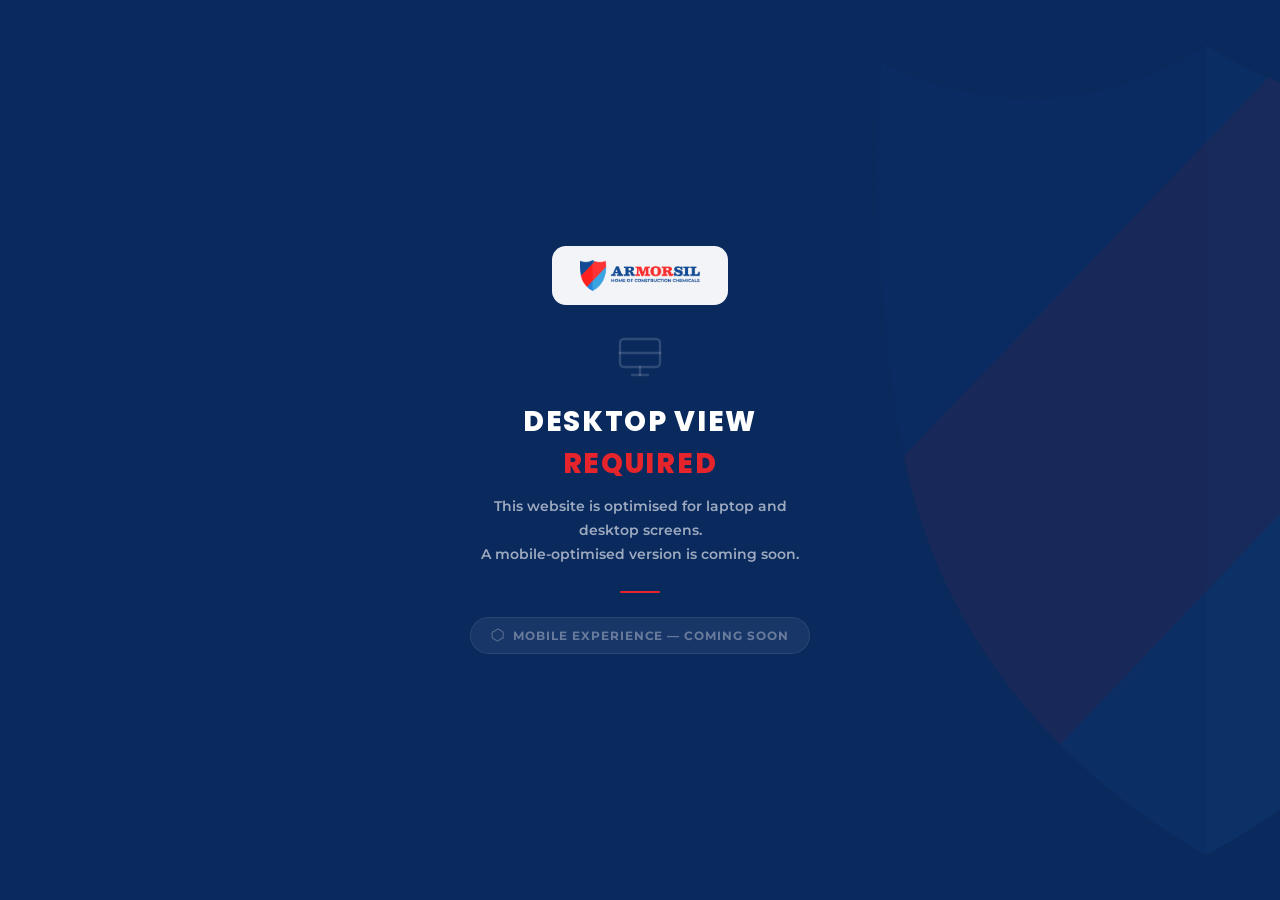
<file: mobile.html>
<!DOCTYPE html>
<html lang="en">
<head>
    <meta charset="UTF-8">
    <meta name="viewport" content="width=device-width, initial-scale=1.0">
    <title>Armorsil West Africa</title>
    <link rel="icon" type="image/png" href="asset/armorsilwa-favicon.png">
    <link rel="preconnect" href="https://fonts.googleapis.com">
    <link rel="preconnect" href="https://fonts.gstatic.com" crossorigin>
    <link href="https://fonts.googleapis.com/css2?family=Poppins:wght@600;700;800;900&family=Montserrat:wght@400;500;600;700;800;900&display=swap" rel="stylesheet">
    <style>
        *,
        *::before,
        *::after {
            margin: 0;
            padding: 0;
            box-sizing: border-box;
        }

        html, body {
            height: 100%;
            font-family: 'Montserrat', -apple-system, BlinkMacSystemFont, sans-serif;
            -webkit-font-smoothing: antialiased;
            -moz-osx-font-smoothing: grayscale;
        }

        body {
            display: flex;
            align-items: center;
            justify-content: center;
            background: #0a2a5e;
            position: relative;
            overflow: hidden;
        }

        body::before {
            content: '';
            position: absolute;
            top: 50%;
            right: -40%;
            width: 90%;
            height: 90%;
            background: url('asset/armorsilwa-favicon.png') no-repeat center / contain;
            opacity: 0.06;
            transform: translateY(-50%);
            pointer-events: none;
            animation: floatFavicon 23s ease-in-out infinite;
        }

        @keyframes floatFavicon {
            0%, 100% { transform: translateY(-50%) translateX(0) rotate(0deg); }
            33% { transform: translateY(-50%) translateX(-20px) rotate(4deg); }
            66% { transform: translateY(-52%) translateX(16px) rotate(-3deg); }
        }

        .container {
            position: relative;
            z-index: 1;
            text-align: center;
            padding: 24px 32px;
            max-width: 420px;
            width: 100%;
            overflow-y: hidden;
        }

        .logo-wrap {
            display: inline-flex;
            padding: 14px 28px;
            background: rgba(255, 255, 255, 0.95);
            border-radius: 14px;
            margin-bottom: 28px;
            animation: fadeSlideUp 0.8s cubic-bezier(0.22, 1, 0.36, 1) 0.1s both;
        }

        .logo {
            width: 120px;
            height: auto;
            display: block;
        }

        @keyframes fadeSlideUp {
            from {
                opacity: 0;
                transform: translateY(30px);
            }
            to {
                opacity: 1;
                transform: translateY(0);
            }
        }

        .icon-wrap {
            display: flex;
            justify-content: center;
            margin-bottom: 20px;
            animation: fadeSlideUp 0.8s cubic-bezier(0.22, 1, 0.36, 1) 0.2s both;
        }

        .icon-wrap svg {
            width: 48px;
            height: 48px;
            color: rgba(255, 255, 255, 0.15);
        }

        h1 {
            font-family: 'Poppins', sans-serif;
            font-size: clamp(20px, 5vw, 28px);
            font-weight: 800;
            text-transform: uppercase;
            letter-spacing: 0.06em;
            color: #ffffff;
            margin-bottom: 10px;
            animation: fadeSlideUp 0.8s cubic-bezier(0.22, 1, 0.36, 1) 0.3s both;
        }

        h1 span {
            color: #E5242B;
        }

        .message {
            font-size: 14px;
            line-height: 1.7;
            color: rgba(255, 255, 255, 0.6);
            margin-bottom: 24px;
            font-weight: 600;
            animation: fadeSlideUp 0.8s cubic-bezier(0.22, 1, 0.36, 1) 0.4s both;
        }

        .divider {
            width: 40px;
            height: 2px;
            background: #E5242B;
            border-radius: 4px;
            margin: 0 auto 24px;
            animation: fadeSlideUp 0.8s cubic-bezier(0.22, 1, 0.36, 1) 0.5s both;
        }

        .badge {
            display: inline-flex;
            align-items: center;
            gap: 8px;
            padding: 10px 20px;
            background: rgba(255, 255, 255, 0.06);
            border: 1px solid rgba(255, 255, 255, 0.08);
            border-radius: 50px;
            font-size: 12px;
            font-weight: 700;
            color: rgba(255, 255, 255, 0.35);
            text-transform: uppercase;
            letter-spacing: 0.08em;
            animation: fadeSlideUp 0.8s cubic-bezier(0.22, 1, 0.36, 1) 0.6s both;
        }

        .badge svg {
            width: 14px;
            height: 14px;
            color: rgba(255, 255, 255, 0.25);
        }
    </style>
</head>
<body>
    <div class="container">
        <div class="logo-wrap">
            <img src="asset/armorsilwa-logo.png" alt="Armorsil West Africa" class="logo">
        </div>

        <div class="icon-wrap">
            <svg viewBox="0 0 24 24" fill="none" stroke="currentColor" stroke-width="1.2" stroke-linecap="round" stroke-linejoin="round">
                <rect x="2" y="3" width="20" height="14" rx="2"/>
                <path d="M8 21h8"/>
                <path d="M12 17v4"/>
                <path d="M2 10h20"/>
            </svg>
        </div>

        <h1>Desktop View<br><span>Required</span></h1>

        <p class="message">
            This website is optimised for laptop and desktop screens.<br>
            A mobile-optimised version is coming soon.
        </p>

        <div class="divider"></div>

        <div class="badge">
            <svg viewBox="0 0 24 24" fill="none" stroke="currentColor" stroke-width="2" stroke-linecap="round" stroke-linejoin="round"><path d="M21 16V8a2 2 0 00-1-1.73l-7-4a2 2 0 00-2 0l-7 4A2 2 0 002 8v8a2 2 0 001 1.73l7 4a2 2 0 002 0l7-4A2 2 0 0021 16z"/></svg>
            Mobile Experience — Coming Soon
        </div>
    </div>
</body>
</html>
</file>
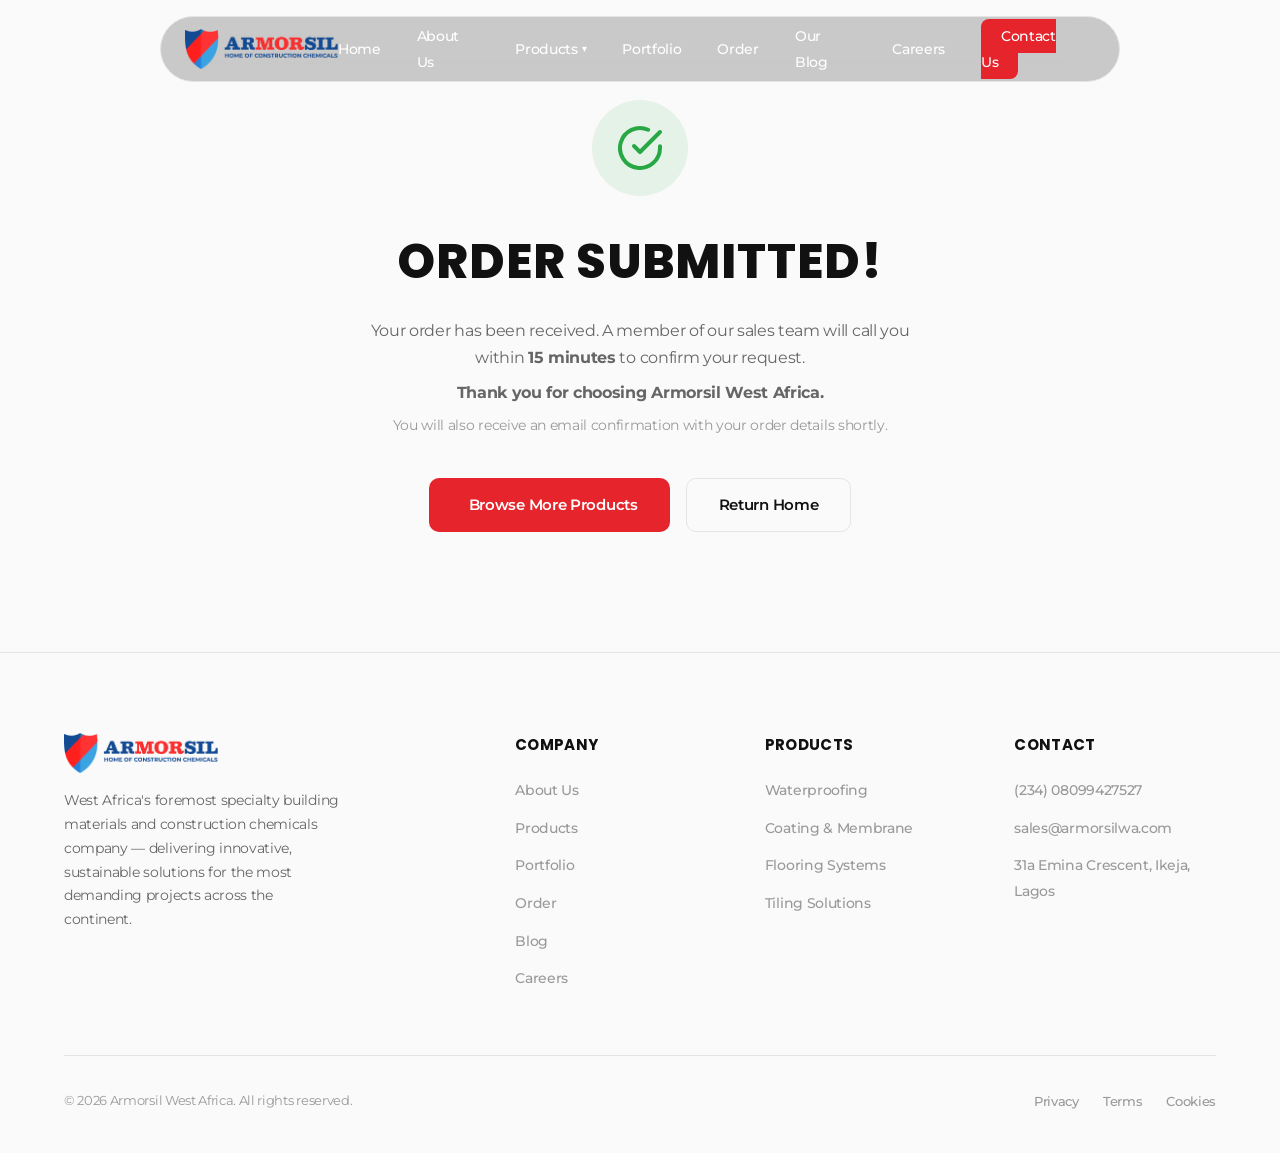
<file: order-confirmation.html>
<!DOCTYPE html>
<html lang="en">
<head>
    <meta charset="UTF-8">
    <meta name="viewport" content="width=device-width, initial-scale=1.0">
    <title>Order Submitted — Armorsil West Africa</title>
    <link rel="icon" type="image/png" href="asset/armorsilwa-favicon.png">
    <link rel="preconnect" href="https://fonts.googleapis.com">
    <link rel="preconnect" href="https://fonts.gstatic.com" crossorigin>
    <link href="https://fonts.googleapis.com/css2?family=Poppins:wght@600;700;800;900&family=Montserrat:wght@400;500;600;700;800;900&display=swap" rel="stylesheet">
    <link rel="stylesheet" href="css/global.css">
    <link rel="stylesheet" href="css/order.css">
    <script>if(window.innerWidth<900&&!location.pathname.includes('mobile.html'))location.href='mobile.html';</script>
    <style>
        .confirmation-section {
            padding: 100px 0 120px;
            text-align: center;
        }
        .confirmation-icon {
            width: 96px;
            height: 96px;
            border-radius: 50%;
            background: rgba(40, 167, 69, 0.1);
            color: #28a745;
            display: flex;
            align-items: center;
            justify-content: center;
            margin: 0 auto 28px;
        }
        .confirmation-icon svg {
            width: 48px;
            height: 48px;
        }
        .confirmation-section h1 {
            font-size: clamp(32px, 4vw, 48px);
            font-weight: 800;
            font-family: 'Poppins', sans-serif;
            text-transform: uppercase;
            letter-spacing: 0.02em;
            color: var(--text);
            margin-bottom: 16px;
        }
        .confirmation-section p {
            font-size: 16px;
            line-height: 1.7;
            color: var(--text-muted);
            max-width: 560px;
            margin: 0 auto 8px;
        }
        .confirmation-highlight {
            font-size: 17px;
            font-weight: 700;
            color: var(--accent);
            margin-bottom: 32px;
        }
        .confirmation-actions {
            display: flex;
            gap: 16px;
            justify-content: center;
            flex-wrap: wrap;
            margin-top: 40px;
        }
    </style>
</head>
<body>

    <!-- ===== NAVIGATION ===== -->
    <nav class="nav" role="navigation" aria-label="Main navigation">
        <div class="nav-inner">
            <a href="index.html" class="nav-logo" aria-label="Armorsil Home">
                <img src="asset/armorsilwa-logo.png" alt="Armorsil Logo" class="nav-logo-img">
            </a>
            <ul class="nav-links" id="navLinks">
                <li><a href="index.html">Home</a></li>
                <li><a href="about.html">About Us</a></li>
                <li class="nav-dropdown">
                    <a href="products.html">Products <span class="dropdown-arrow">▾</span></a>
                    <ul class="dropdown-menu">
                        <li><a href="products.html#waterproofing-admixtures">Waterproofing Admixtures</a></li>
                        <li><a href="products.html#concrete-admixtures">Concrete Admixtures</a></li>
                        <li><a href="products.html#coating-membrane">Waterproof Coating & Membrane</a></li>
                        <li><a href="products.html#curing-agent">Curing Agent</a></li>
                        <li><a href="products.html#release-agent">Release Agent</a></li>
                        <li><a href="products.html#flooring">Flooring</a></li>
                        <li><a href="products.html#tiling-solution">Tiling Solution</a></li>
                        <li><a href="products.html#concrete-repair">Concrete Repair & Bonding Agent</a></li>
                        <li><a href="products.html#expansion-joint">Expansion Joint Sealant</a></li>
                        <li><a href="products.html#structural-grout">Structural Grout</a></li>
                        <li><a href="products.html#thermal-insulation">Thermal Insulation</a></li>
                    </ul>
                </li>
                <li><a href="portfolio.html">Portfolio</a></li>
                <li><a href="order.html">Order</a></li>
                <li><a href="blog.html">Our Blog</a></li>
                <li><a href="careers.html">Careers</a></li>
                <li><a href="about.html#offices" class="nav-contact">Contact Us</a></li>
            </ul>
            <button class="nav-toggle" id="navToggle" aria-label="Toggle menu" aria-expanded="false">
                <span></span>
            </button>
        </div>
    </nav>

    <!-- ===== CONFIRMATION ===== -->
    <section class="confirmation-section">
        <div class="container">
            <div class="confirmation-icon">
                <svg width="48" height="48" viewBox="0 0 24 24" fill="none" stroke="currentColor" stroke-width="2" stroke-linecap="round" stroke-linejoin="round"><path d="M22 11.08V12a10 10 0 1 1-5.93-9.14"/><polyline points="22 4 12 14.01 9 11.01"/></svg>
            </div>
            <h1>Order Submitted!</h1>
            <p>Your order has been received. A member of our sales team will call you within <strong>15 minutes</strong> to confirm your request.</p>
            <p class="confirmation-highlight">Thank you for choosing Armorsil West Africa.</p>
            <p style="font-size:14px;color:var(--text-dim);">You will also receive an email confirmation with your order details shortly.</p>
            <div class="confirmation-actions">
                <a href="products.html" class="btn-acid">Browse More Products</a>
                <a href="index.html" class="btn-ghost">Return Home</a>
            </div>
        </div>
    </section>

    <!-- ===== FOOTER ===== -->
    <footer class="footer" id="footer">
        <div class="container">
            <div class="footer-grid">
                <div>
                    <a href="index.html" class="nav-logo" aria-label="Armorsil Home">
                        <img src="asset/armorsilwa-logo.png" alt="Armorsil Logo" class="nav-logo-img">
                    </a>
                    <p class="footer-brand-desc">West Africa's foremost specialty building materials and construction chemicals company — delivering innovative, sustainable solutions for the most demanding projects across the continent.</p>
                </div>
                <div>
                    <h4 class="footer-col-title">Company</h4>
                    <ul class="footer-links">
                        <li><a href="about.html">About Us</a></li>
                        <li><a href="products.html">Products</a></li>
                        <li><a href="portfolio.html">Portfolio</a></li>
                        <li><a href="order.html">Order</a></li>
                        <li><a href="blog.html">Blog</a></li>
                        <li><a href="careers.html">Careers</a></li>
                    </ul>
                </div>
                <div>
                    <h4 class="footer-col-title">Products</h4>
                    <ul class="footer-links">
                        <li><a href="products.html#waterproofing-admixtures">Waterproofing</a></li>
                        <li><a href="products.html#coating-membrane">Coating & Membrane</a></li>
                        <li><a href="products.html#flooring">Flooring Systems</a></li>
                        <li><a href="products.html#tiling-solution">Tiling Solutions</a></li>
                    </ul>
                </div>
                <div>
                    <h4 class="footer-col-title">Contact</h4>
                    <ul class="footer-links">
                        <li><a href="tel:+23408099427527">(234) 08099427527</a></li>
                        <li><a href="mailto:sales@armorsilwa.com">sales@armorsilwa.com</a></li>
                        <li><a href="#">31a Emina Crescent, Ikeja, Lagos</a></li>
                    </ul>
                </div>
            </div>
            <div class="footer-bottom">
                <p class="footer-copy">&copy; 2026 Armorsil West Africa. All rights reserved.</p>
                <ul class="footer-bottom-links">
                    <li><a href="#">Privacy</a></li>
                    <li><a href="#">Terms</a></li>
                    <li><a href="#">Cookies</a></li>
                </ul>
            </div>
        </div>
    </footer>

    <script src="armorsilwa-script.js"></script>
</body>
</html>
</file>
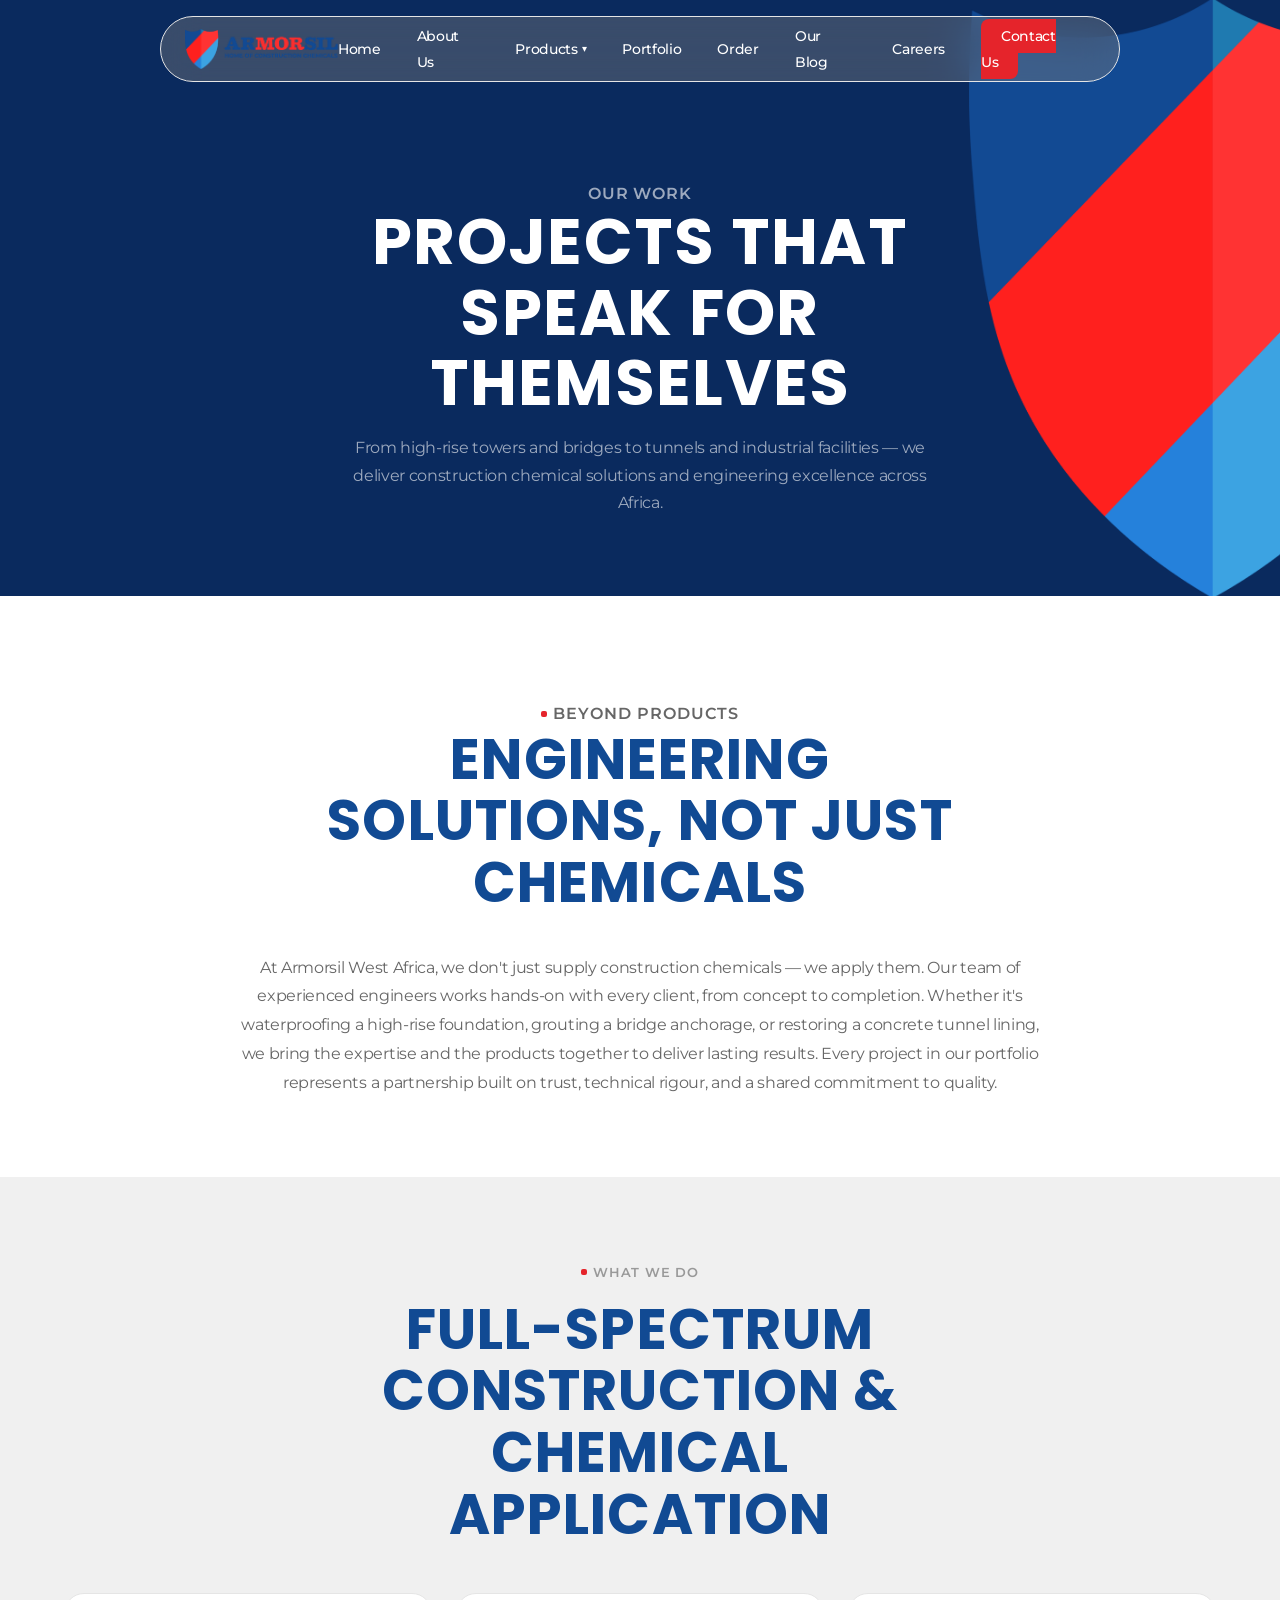
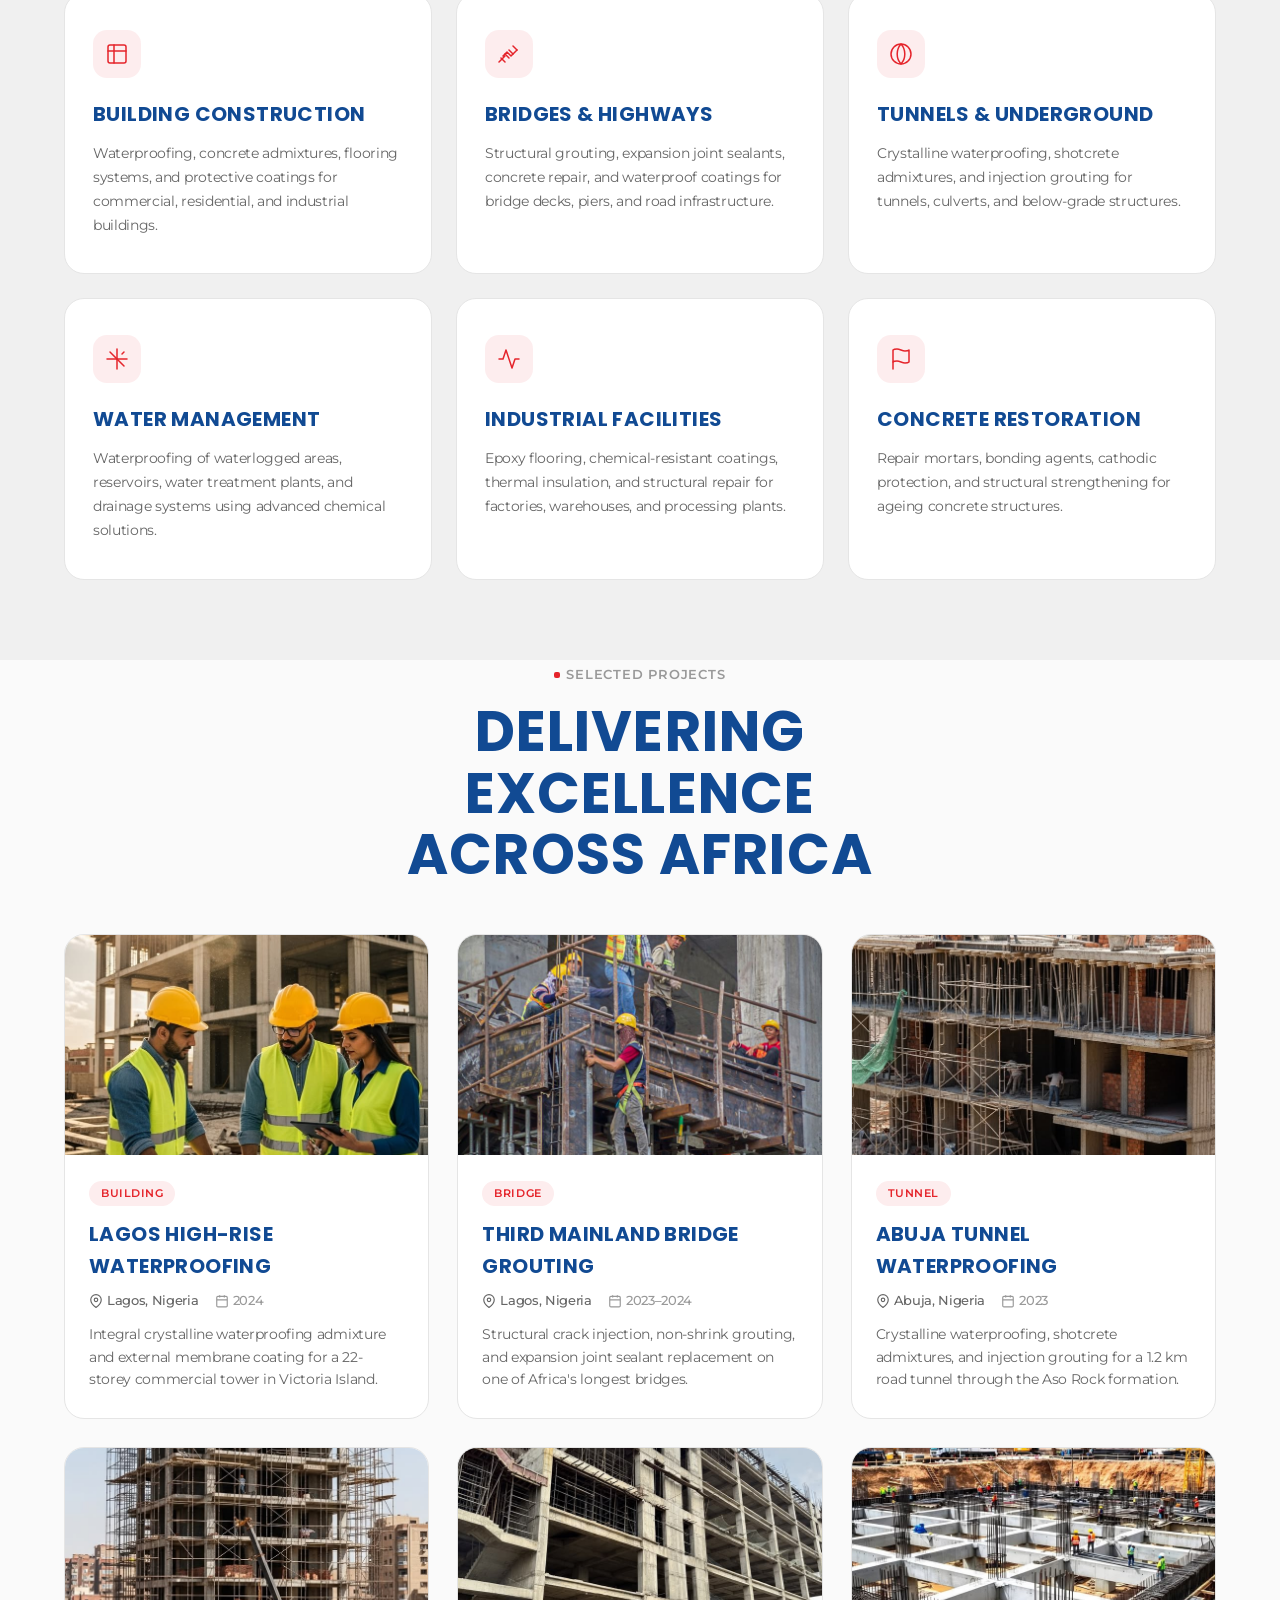
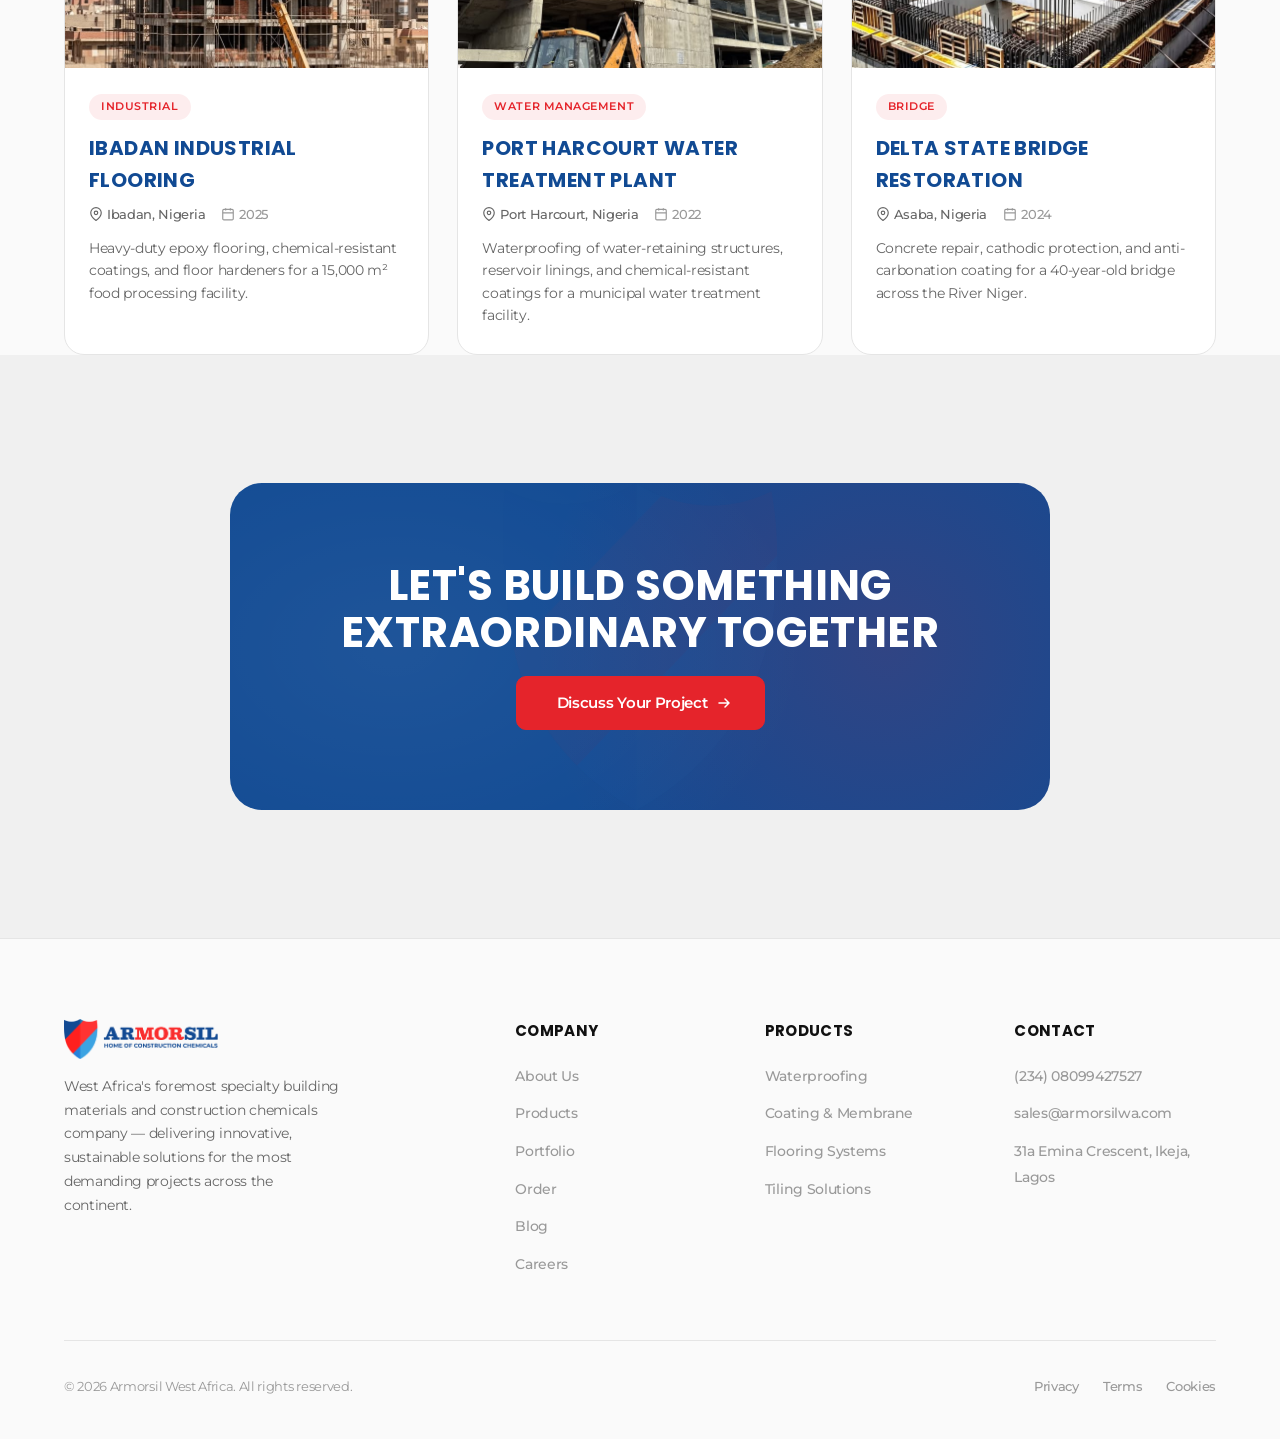
<file: portfolio.html>
<!DOCTYPE html>
<html lang="en">
<head>
    <meta charset="UTF-8">
    <meta name="viewport" content="width=device-width, initial-scale=1.0">
    <title>Portfolio — Armorsil West Africa</title>
    <link rel="icon" type="image/png" href="asset/armorsilwa-favicon.png">
    <link rel="preconnect" href="https://fonts.googleapis.com">
    <link rel="preconnect" href="https://fonts.gstatic.com" crossorigin>
    <link href="https://fonts.googleapis.com/css2?family=Poppins:wght@600;700;800;900&family=Montserrat:wght@400;500;600;700;800;900&display=swap" rel="stylesheet">
    <link rel="stylesheet" href="css/global.css">
    <link rel="stylesheet" href="css/portfolio.css">
    <script>if(window.innerWidth<900&&!location.pathname.includes('mobile.html'))location.href='mobile.html';</script>
</head>
<body>

    <!-- ===== NAVIGATION ===== -->
    <nav class="nav" role="navigation" aria-label="Main navigation">
        <div class="nav-inner">
            <a href="index.html" class="nav-logo" aria-label="Armorsil Home">
                <img src="asset/armorsilwa-logo.png" alt="Armorsil Logo" class="nav-logo-img">
            </a>
            <ul class="nav-links" id="navLinks">
                <li><a href="index.html">Home</a></li>
                <li><a href="about.html">About Us</a></li>
                <li class="nav-dropdown">
                    <a href="products.html">Products <span class="dropdown-arrow">▾</span></a>
                    <ul class="dropdown-menu">
                        <li><a href="products.html#waterproofing-admixtures">Waterproofing Admixtures</a></li>
                        <li><a href="products.html#concrete-admixtures">Concrete Admixtures</a></li>
                        <li><a href="products.html#coating-membrane">Waterproof Coating & Membrane</a></li>
                        <li><a href="products.html#curing-agent">Curing Agent</a></li>
                        <li><a href="products.html#release-agent">Release Agent</a></li>
                        <li><a href="products.html#flooring">Flooring</a></li>
                        <li><a href="products.html#tiling-solution">Tiling Solution</a></li>
                        <li><a href="products.html#concrete-repair">Concrete Repair & Bonding Agent</a></li>
                        <li><a href="products.html#expansion-joint">Expansion Joint Sealant</a></li>
                        <li><a href="products.html#structural-grout">Structural Grout</a></li>
                        <li><a href="products.html#thermal-insulation">Thermal Insulation</a></li>
                    </ul>
                </li>
                <li><a href="portfolio.html" class="active">Portfolio</a></li>
                <li><a href="order.html">Order</a></li>
                <li><a href="blog.html">Our Blog</a></li>
                <li><a href="careers.html">Careers</a></li>
                <li><a href="about.html#offices" class="nav-contact">Contact Us</a></li>
            </ul>
            <button class="nav-toggle" id="navToggle" aria-label="Toggle menu" aria-expanded="false">
                <span></span>
            </button>
        </div>
    </nav>

    <!-- ===== PORTFOLIO HERO ===== -->
    <section class="portfolio-hero">
        <div class="container">
            <div class="portfolio-hero-content">
                <p class="portfolio-hero-tag">Our Work</p>
                <h1>Projects That Speak for Themselves</h1>
                <p>From high-rise towers and bridges to tunnels and industrial facilities — we deliver construction chemical solutions and engineering excellence across Africa.</p>
            </div>
        </div>
    </section>

    <!-- ===== INTRO ===== -->
    <section class="portfolio-intro">
        <div class="container">
            <div class="section-header reveal">
                <p class="section-tag">Beyond Products</p>
                <h2 class="section-title">Engineering Solutions, Not Just Chemicals</h2>
            </div>
            <p class="reveal">At Armorsil West Africa, we don't just supply construction chemicals — we apply them. Our team of experienced engineers works hands-on with every client, from concept to completion. Whether it's waterproofing a high-rise foundation, grouting a bridge anchorage, or restoring a concrete tunnel lining, we bring the expertise and the products together to deliver lasting results. Every project in our portfolio represents a partnership built on trust, technical rigour, and a shared commitment to quality.</p>
        </div>
    </section>

    <!-- ===== CAPABILITIES ===== -->
    <section class="portfolio-capabilities">
        <div class="container">
            <div class="section-header reveal">
                <p class="section-tag">What We Do</p>
                <h2 class="section-title">Full-Spectrum Construction & Chemical Application</h2>
            </div>
            <div class="capabilities-grid">
                <div class="capability-card reveal">
                    <div class="capability-icon">
                        <svg viewBox="0 0 24 24" fill="none" stroke="currentColor" stroke-width="1.5" stroke-linecap="round" stroke-linejoin="round"><rect x="3" y="3" width="18" height="18" rx="2"/><path d="M3 9h18M9 3v18"/></svg>
                    </div>
                    <h3>Building Construction</h3>
                    <p>Waterproofing, concrete admixtures, flooring systems, and protective coatings for commercial, residential, and industrial buildings.</p>
                </div>
                <div class="capability-card reveal">
                    <div class="capability-icon">
                        <svg viewBox="0 0 24 24" fill="none" stroke="currentColor" stroke-width="1.5" stroke-linecap="round" stroke-linejoin="round"><path d="M2 20l6-6M14 14l6-6M10 10l4 4M6 14l4-4"/><path d="M16 4l4 4M8 12l4 4M4 16l4 4M12 8l4 4"/></svg>
                    </div>
                    <h3>Bridges & Highways</h3>
                    <p>Structural grouting, expansion joint sealants, concrete repair, and waterproof coatings for bridge decks, piers, and road infrastructure.</p>
                </div>
                <div class="capability-card reveal">
                    <div class="capability-icon">
                        <svg viewBox="0 0 24 24" fill="none" stroke="currentColor" stroke-width="1.5" stroke-linecap="round" stroke-linejoin="round"><circle cx="12" cy="12" r="10"/><path d="M12 2a15 15 0 010 20 15 15 0 010-20z"/></svg>
                    </div>
                    <h3>Tunnels & Underground</h3>
                    <p>Crystalline waterproofing, shotcrete admixtures, and injection grouting for tunnels, culverts, and below-grade structures.</p>
                </div>
                <div class="capability-card reveal">
                    <div class="capability-icon">
                        <svg viewBox="0 0 24 24" fill="none" stroke="currentColor" stroke-width="1.5" stroke-linecap="round" stroke-linejoin="round"><path d="M12 2v20M2 12h20"/><path d="M5 5l14 14M19 5l-2 2"/></svg>
                    </div>
                    <h3>Water Management</h3>
                    <p>Waterproofing of waterlogged areas, reservoirs, water treatment plants, and drainage systems using advanced chemical solutions.</p>
                </div>
                <div class="capability-card reveal">
                    <div class="capability-icon">
                        <svg viewBox="0 0 24 24" fill="none" stroke="currentColor" stroke-width="1.5" stroke-linecap="round" stroke-linejoin="round"><path d="M22 12h-4l-3 9L9 3l-3 9H2"/></svg>
                    </div>
                    <h3>Industrial Facilities</h3>
                    <p>Epoxy flooring, chemical-resistant coatings, thermal insulation, and structural repair for factories, warehouses, and processing plants.</p>
                </div>
                <div class="capability-card reveal">
                    <div class="capability-icon">
                        <svg viewBox="0 0 24 24" fill="none" stroke="currentColor" stroke-width="1.5" stroke-linecap="round" stroke-linejoin="round"><path d="M4 15s1-1 4-1 5 2 8 2 4-1 4-1V3s-1 1-4 1-5-2-8-2-4 1-4 1z"/><path d="M4 22v-7"/></svg>
                    </div>
                    <h3>Concrete Restoration</h3>
                    <p>Repair mortars, bonding agents, cathodic protection, and structural strengthening for ageing concrete structures.</p>
                </div>
            </div>
        </div>
    </section>

    <!-- ===== PROJECTS ===== -->
    <section class="about-section">
        <div class="container">
            <div class="section-header reveal">
                <p class="section-tag">Selected Projects</p>
                <h2 class="section-title">Delivering Excellence Across Africa</h2>
            </div>
            <div class="portfolio-grid">

                <div class="portfolio-card reveal">
                    <div class="portfolio-card-img">
                        <img src="asset/projects/Project1.jpeg" alt="Lagos High-Rise Waterproofing">
                    </div>
                    <div class="portfolio-card-body">
                        <span class="portfolio-card-tag">Building</span>
                        <h3>Lagos High-Rise Waterproofing</h3>
                        <div class="portfolio-card-meta">
                            <span class="portfolio-card-location">
                                <svg width="14" height="14" viewBox="0 0 24 24" fill="none" stroke="currentColor" stroke-width="2"><path d="M21 10c0 7-9 13-9 13s-9-6-9-13a9 9 0 0118 0z"/><circle cx="12" cy="10" r="3"/></svg>
                                Lagos, Nigeria
                            </span>
                            <span class="portfolio-card-date">
                                <svg width="14" height="14" viewBox="0 0 24 24" fill="none" stroke="currentColor" stroke-width="2"><rect x="3" y="4" width="18" height="18" rx="2"/><path d="M16 2v4M8 2v4M3 10h18"/></svg>
                                2024
                            </span>
                        </div>
                        <p>Integral crystalline waterproofing admixture and external membrane coating for a 22-storey commercial tower in Victoria Island.</p>
                    </div>
                </div>

                <div class="portfolio-card reveal">
                    <div class="portfolio-card-img">
                        <img src="asset/projects/Project2.jpeg" alt="Third Mainland Bridge Grouting">
                    </div>
                    <div class="portfolio-card-body">
                        <span class="portfolio-card-tag">Bridge</span>
                        <h3>Third Mainland Bridge Grouting</h3>
                        <div class="portfolio-card-meta">
                            <span class="portfolio-card-location">
                                <svg width="14" height="14" viewBox="0 0 24 24" fill="none" stroke="currentColor" stroke-width="2"><path d="M21 10c0 7-9 13-9 13s-9-6-9-13a9 9 0 0118 0z"/><circle cx="12" cy="10" r="3"/></svg>
                                Lagos, Nigeria
                            </span>
                            <span class="portfolio-card-date">
                                <svg width="14" height="14" viewBox="0 0 24 24" fill="none" stroke="currentColor" stroke-width="2"><rect x="3" y="4" width="18" height="18" rx="2"/><path d="M16 2v4M8 2v4M3 10h18"/></svg>
                                2023–2024
                            </span>
                        </div>
                        <p>Structural crack injection, non-shrink grouting, and expansion joint sealant replacement on one of Africa's longest bridges.</p>
                    </div>
                </div>

                <div class="portfolio-card reveal">
                    <div class="portfolio-card-img">
                        <img src="asset/projects/Project3.jpeg" alt="Abuja Tunnel Waterproofing">
                    </div>
                    <div class="portfolio-card-body">
                        <span class="portfolio-card-tag">Tunnel</span>
                        <h3>Abuja Tunnel Waterproofing</h3>
                        <div class="portfolio-card-meta">
                            <span class="portfolio-card-location">
                                <svg width="14" height="14" viewBox="0 0 24 24" fill="none" stroke="currentColor" stroke-width="2"><path d="M21 10c0 7-9 13-9 13s-9-6-9-13a9 9 0 0118 0z"/><circle cx="12" cy="10" r="3"/></svg>
                                Abuja, Nigeria
                            </span>
                            <span class="portfolio-card-date">
                                <svg width="14" height="14" viewBox="0 0 24 24" fill="none" stroke="currentColor" stroke-width="2"><rect x="3" y="4" width="18" height="18" rx="2"/><path d="M16 2v4M8 2v4M3 10h18"/></svg>
                                2023
                            </span>
                        </div>
                        <p>Crystalline waterproofing, shotcrete admixtures, and injection grouting for a 1.2 km road tunnel through the Aso Rock formation.</p>
                    </div>
                </div>

                <div class="portfolio-card reveal">
                    <div class="portfolio-card-img">
                        <img src="asset/projects/Project4.jpeg" alt="Ibadan Industrial Flooring">
                    </div>
                    <div class="portfolio-card-body">
                        <span class="portfolio-card-tag">Industrial</span>
                        <h3>Ibadan Industrial Flooring</h3>
                        <div class="portfolio-card-meta">
                            <span class="portfolio-card-location">
                                <svg width="14" height="14" viewBox="0 0 24 24" fill="none" stroke="currentColor" stroke-width="2"><path d="M21 10c0 7-9 13-9 13s-9-6-9-13a9 9 0 0118 0z"/><circle cx="12" cy="10" r="3"/></svg>
                                Ibadan, Nigeria
                            </span>
                            <span class="portfolio-card-date">
                                <svg width="14" height="14" viewBox="0 0 24 24" fill="none" stroke="currentColor" stroke-width="2"><rect x="3" y="4" width="18" height="18" rx="2"/><path d="M16 2v4M8 2v4M3 10h18"/></svg>
                                2025
                            </span>
                        </div>
                        <p>Heavy-duty epoxy flooring, chemical-resistant coatings, and floor hardeners for a 15,000 m&sup2; food processing facility.</p>
                    </div>
                </div>

                <div class="portfolio-card reveal">
                    <div class="portfolio-card-img">
                        <img src="asset/projects/Project5.jpeg" alt="Port Harcourt Water Treatment Plant">
                    </div>
                    <div class="portfolio-card-body">
                        <span class="portfolio-card-tag">Water Management</span>
                        <h3>Port Harcourt Water Treatment Plant</h3>
                        <div class="portfolio-card-meta">
                            <span class="portfolio-card-location">
                                <svg width="14" height="14" viewBox="0 0 24 24" fill="none" stroke="currentColor" stroke-width="2"><path d="M21 10c0 7-9 13-9 13s-9-6-9-13a9 9 0 0118 0z"/><circle cx="12" cy="10" r="3"/></svg>
                                Port Harcourt, Nigeria
                            </span>
                            <span class="portfolio-card-date">
                                <svg width="14" height="14" viewBox="0 0 24 24" fill="none" stroke="currentColor" stroke-width="2"><rect x="3" y="4" width="18" height="18" rx="2"/><path d="M16 2v4M8 2v4M3 10h18"/></svg>
                                2022
                            </span>
                        </div>
                        <p>Waterproofing of water-retaining structures, reservoir linings, and chemical-resistant coatings for a municipal water treatment facility.</p>
                    </div>
                </div>

                <div class="portfolio-card reveal">
                    <div class="portfolio-card-img">
                        <img src="asset/projects/Project6.jpeg" alt="Delta State Bridge Restoration">
                    </div>
                    <div class="portfolio-card-body">
                        <span class="portfolio-card-tag">Bridge</span>
                        <h3>Delta State Bridge Restoration</h3>
                        <div class="portfolio-card-meta">
                            <span class="portfolio-card-location">
                                <svg width="14" height="14" viewBox="0 0 24 24" fill="none" stroke="currentColor" stroke-width="2"><path d="M21 10c0 7-9 13-9 13s-9-6-9-13a9 9 0 0118 0z"/><circle cx="12" cy="10" r="3"/></svg>
                                Asaba, Nigeria
                            </span>
                            <span class="portfolio-card-date">
                                <svg width="14" height="14" viewBox="0 0 24 24" fill="none" stroke="currentColor" stroke-width="2"><rect x="3" y="4" width="18" height="18" rx="2"/><path d="M16 2v4M8 2v4M3 10h18"/></svg>
                                2024
                            </span>
                        </div>
                        <p>Concrete repair, cathodic protection, and anti-carbonation coating for a 40-year-old bridge across the River Niger.</p>
                    </div>
                </div>

            </div>
        </div>
    </section>

    <!-- ===== CTA ===== -->
    <section class="cta-banner">
        <div class="container">
            <div class="cta-banner-inner reveal">
                <h2>Let's Build Something Extraordinary Together</h2>
                <div class="cta-banner-actions">
                    <a href="about.html#offices" class="btn-acid">
                        Discuss Your Project
                        <svg width="16" height="16" viewBox="0 0 16 16" fill="none"><path d="M3 8H13M13 8L9 4M13 8L9 12" stroke="currentColor" stroke-width="1.5" stroke-linecap="round" stroke-linejoin="round"/></svg>
                    </a>
                </div>
            </div>
        </div>
    </section>

    <!-- ===== FOOTER ===== -->
    <footer class="footer" id="footer">
        <div class="container">
            <div class="footer-grid">
                <div>
                    <a href="index.html" class="nav-logo" aria-label="Armorsil Home">
                        <img src="asset/armorsilwa-logo.png" alt="Armorsil Logo" class="nav-logo-img">
                    </a>
                    <p class="footer-brand-desc">West Africa's foremost specialty building materials and construction chemicals company — delivering innovative, sustainable solutions for the most demanding projects across the continent.</p>
                </div>
                <div>
                    <h4 class="footer-col-title">Company</h4>
                    <ul class="footer-links">
                        <li><a href="about.html">About Us</a></li>
                        <li><a href="products.html">Products</a></li>
                        <li><a href="portfolio.html">Portfolio</a></li>
                        <li><a href="order.html">Order</a></li>
                        <li><a href="blog.html">Blog</a></li>
                        <li><a href="careers.html">Careers</a></li>
                    </ul>
                </div>
                <div>
                    <h4 class="footer-col-title">Products</h4>
                    <ul class="footer-links">
                        <li><a href="products.html#waterproofing-admixtures">Waterproofing</a></li>
                        <li><a href="products.html#coating-membrane">Coating & Membrane</a></li>
                        <li><a href="products.html#flooring">Flooring Systems</a></li>
                        <li><a href="products.html#tiling-solution">Tiling Solutions</a></li>
                    </ul>
                </div>
                <div>
                    <h4 class="footer-col-title">Contact</h4>
                    <ul class="footer-links">
                        <li><a href="tel:+23408099427527">(234) 08099427527</a></li>
                        <li><a href="mailto:sales@armorsilwa.com">sales@armorsilwa.com</a></li>
                        <li><a href="#">31a Emina Crescent, Ikeja, Lagos</a></li>
                    </ul>
                </div>
            </div>
            <div class="footer-bottom">
                <p class="footer-copy">&copy; 2026 Armorsil West Africa. All rights reserved.</p>
                <ul class="footer-bottom-links">
                    <li><a href="#">Privacy</a></li>
                    <li><a href="#">Terms</a></li>
                    <li><a href="#">Cookies</a></li>
                </ul>
            </div>
        </div>
    </footer>

    <script src="armorsilwa-script.js"></script>

</body>
</html>
</file>
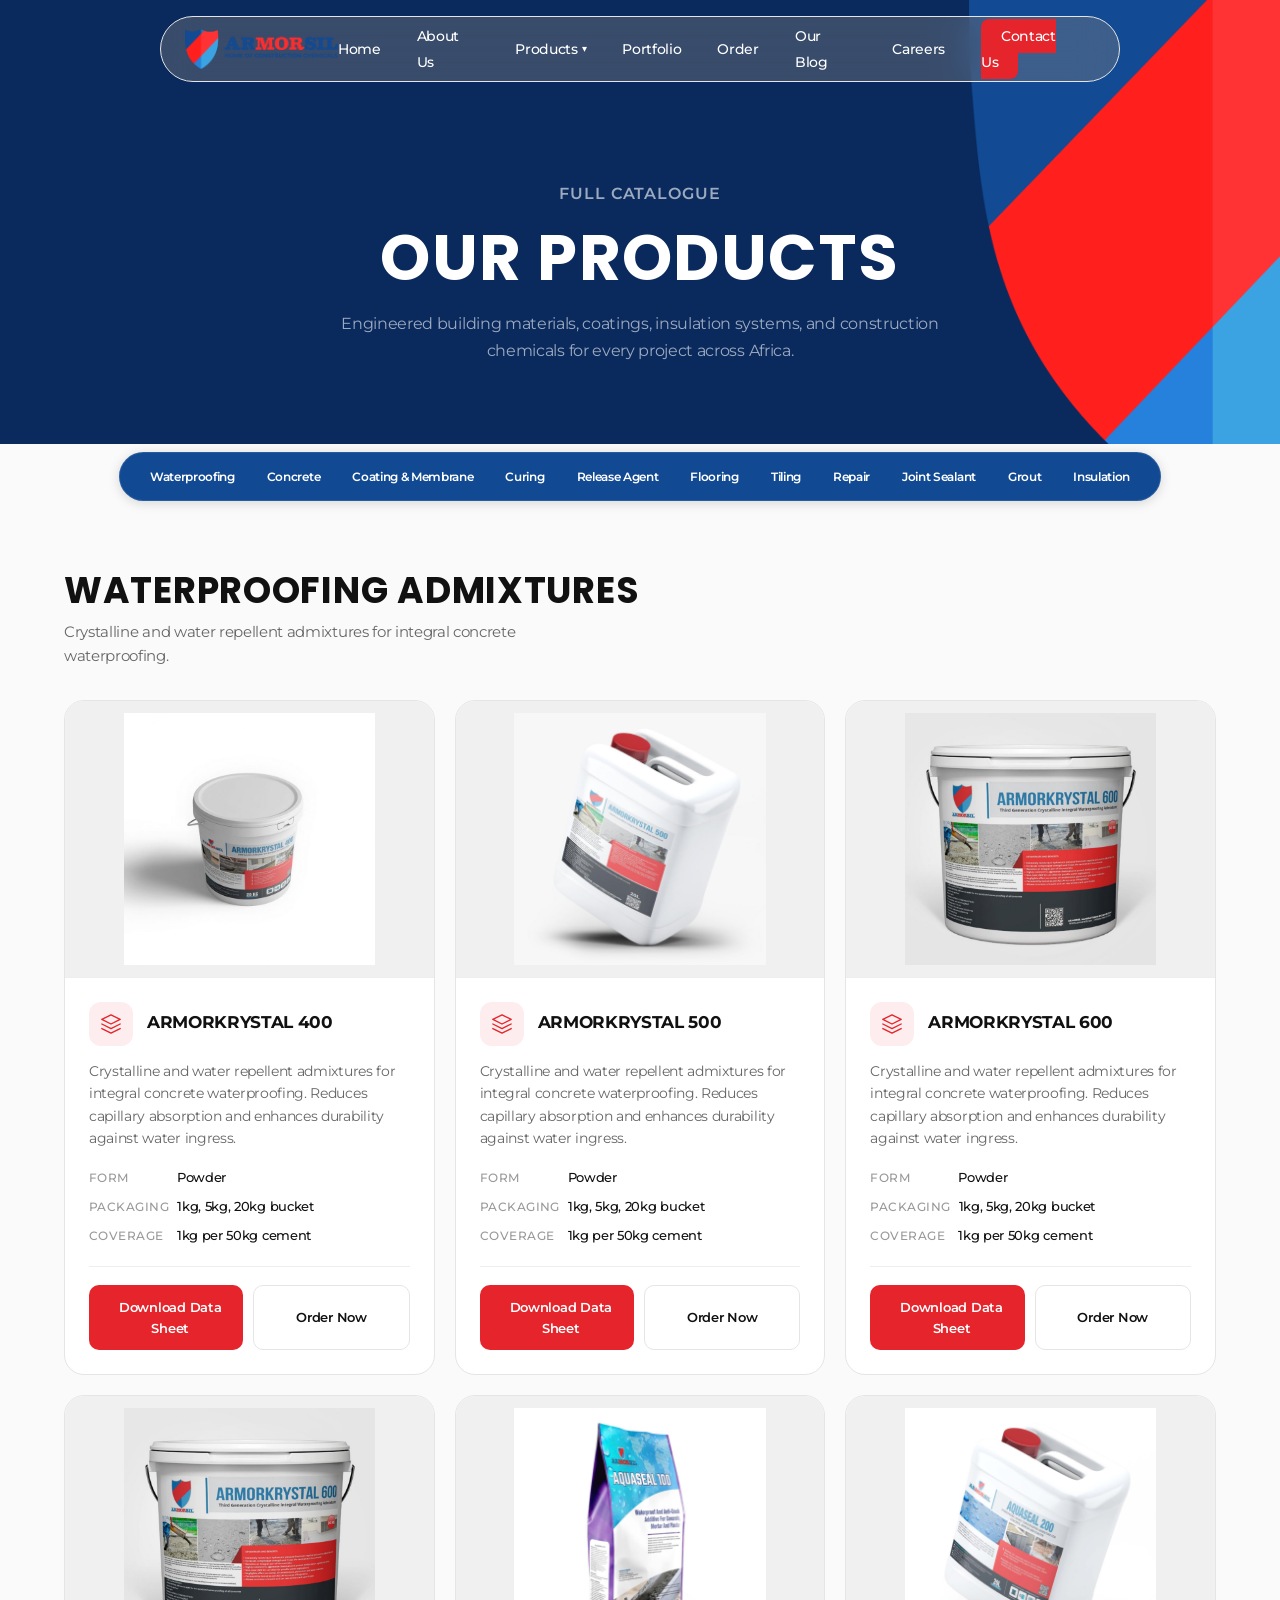
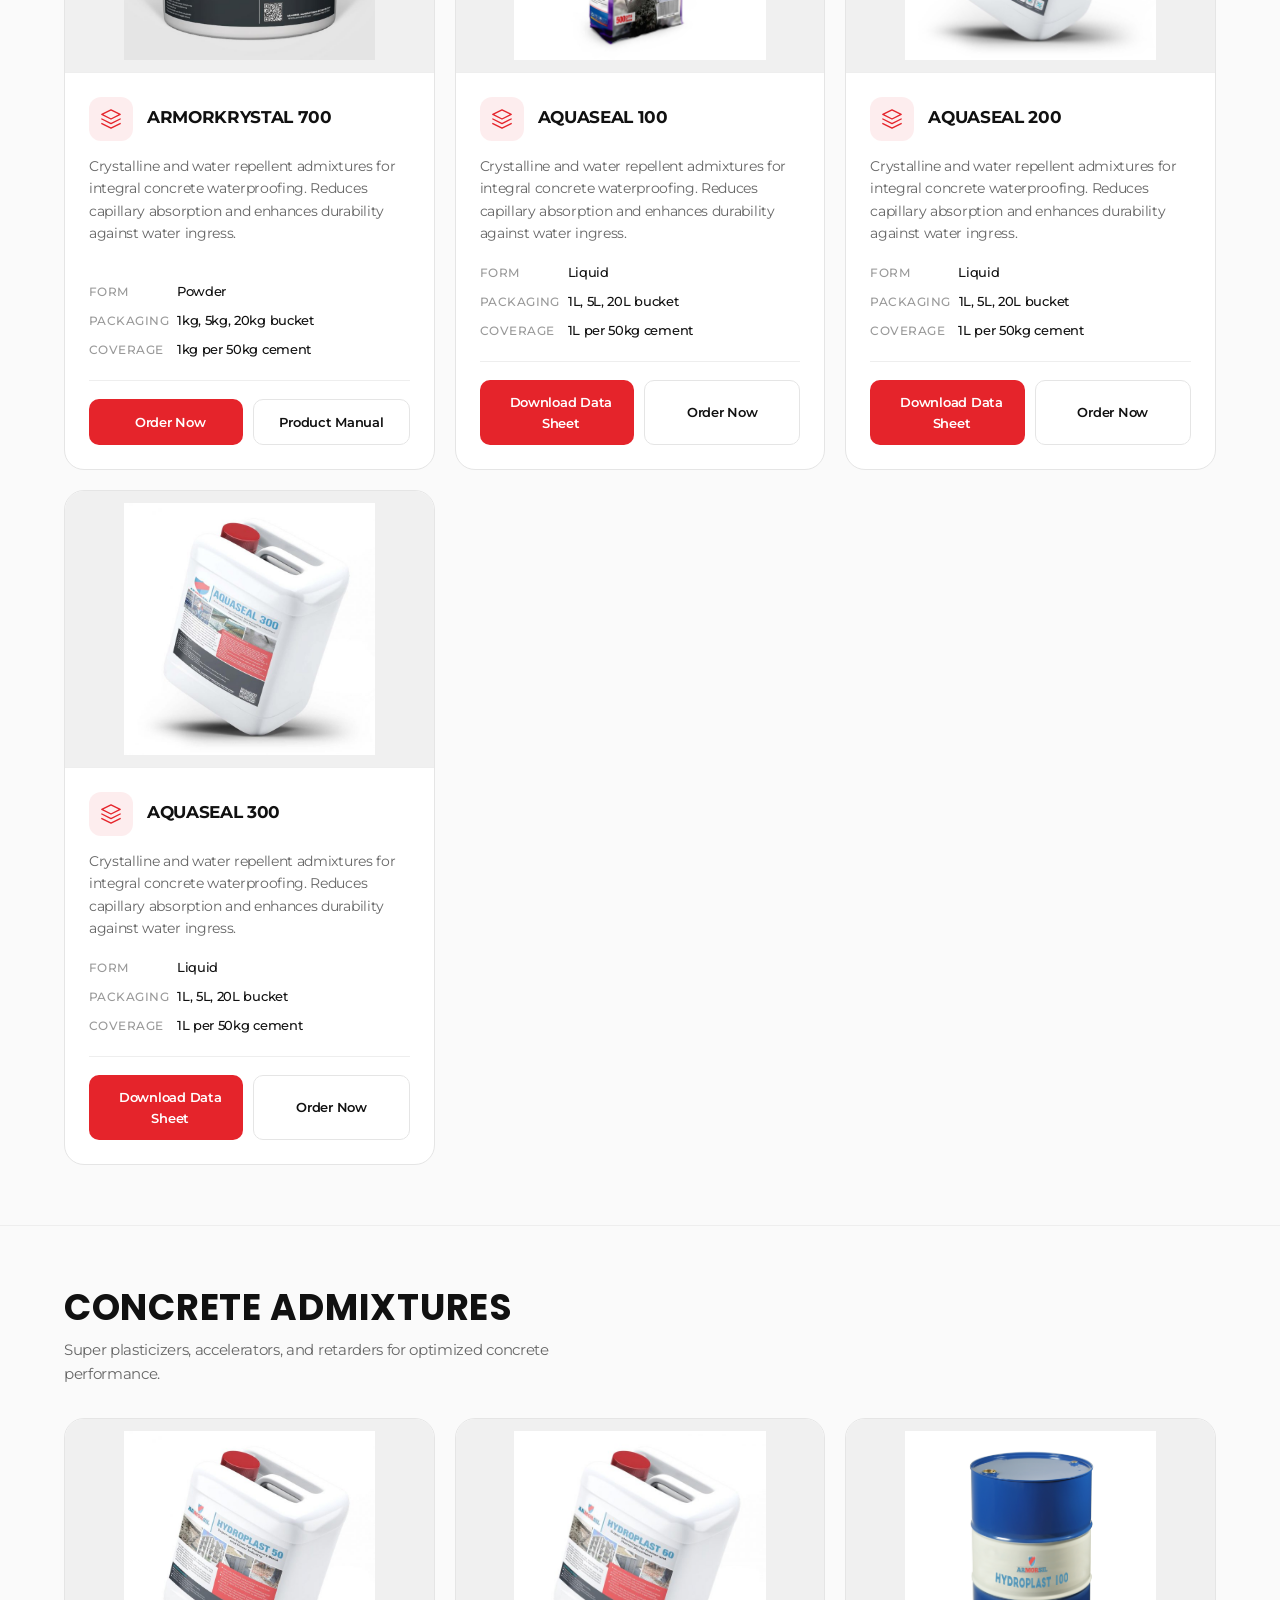
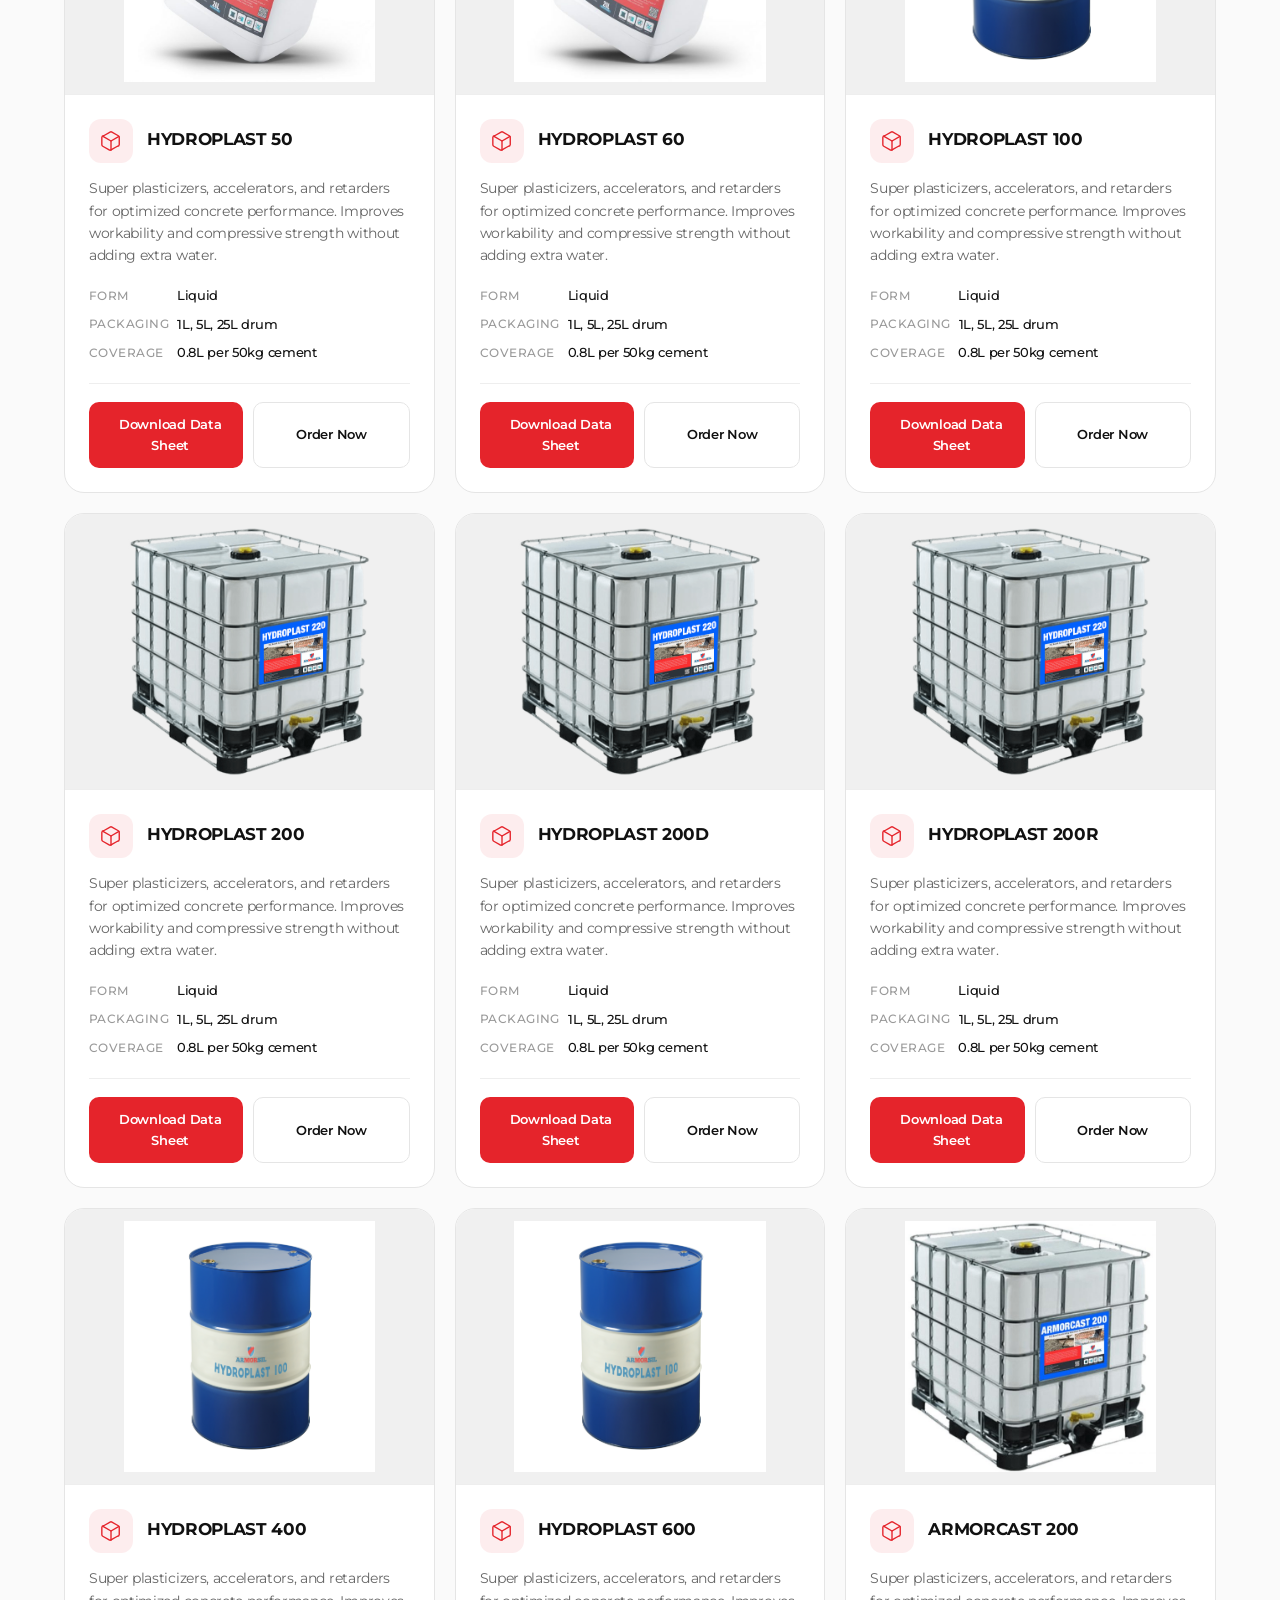
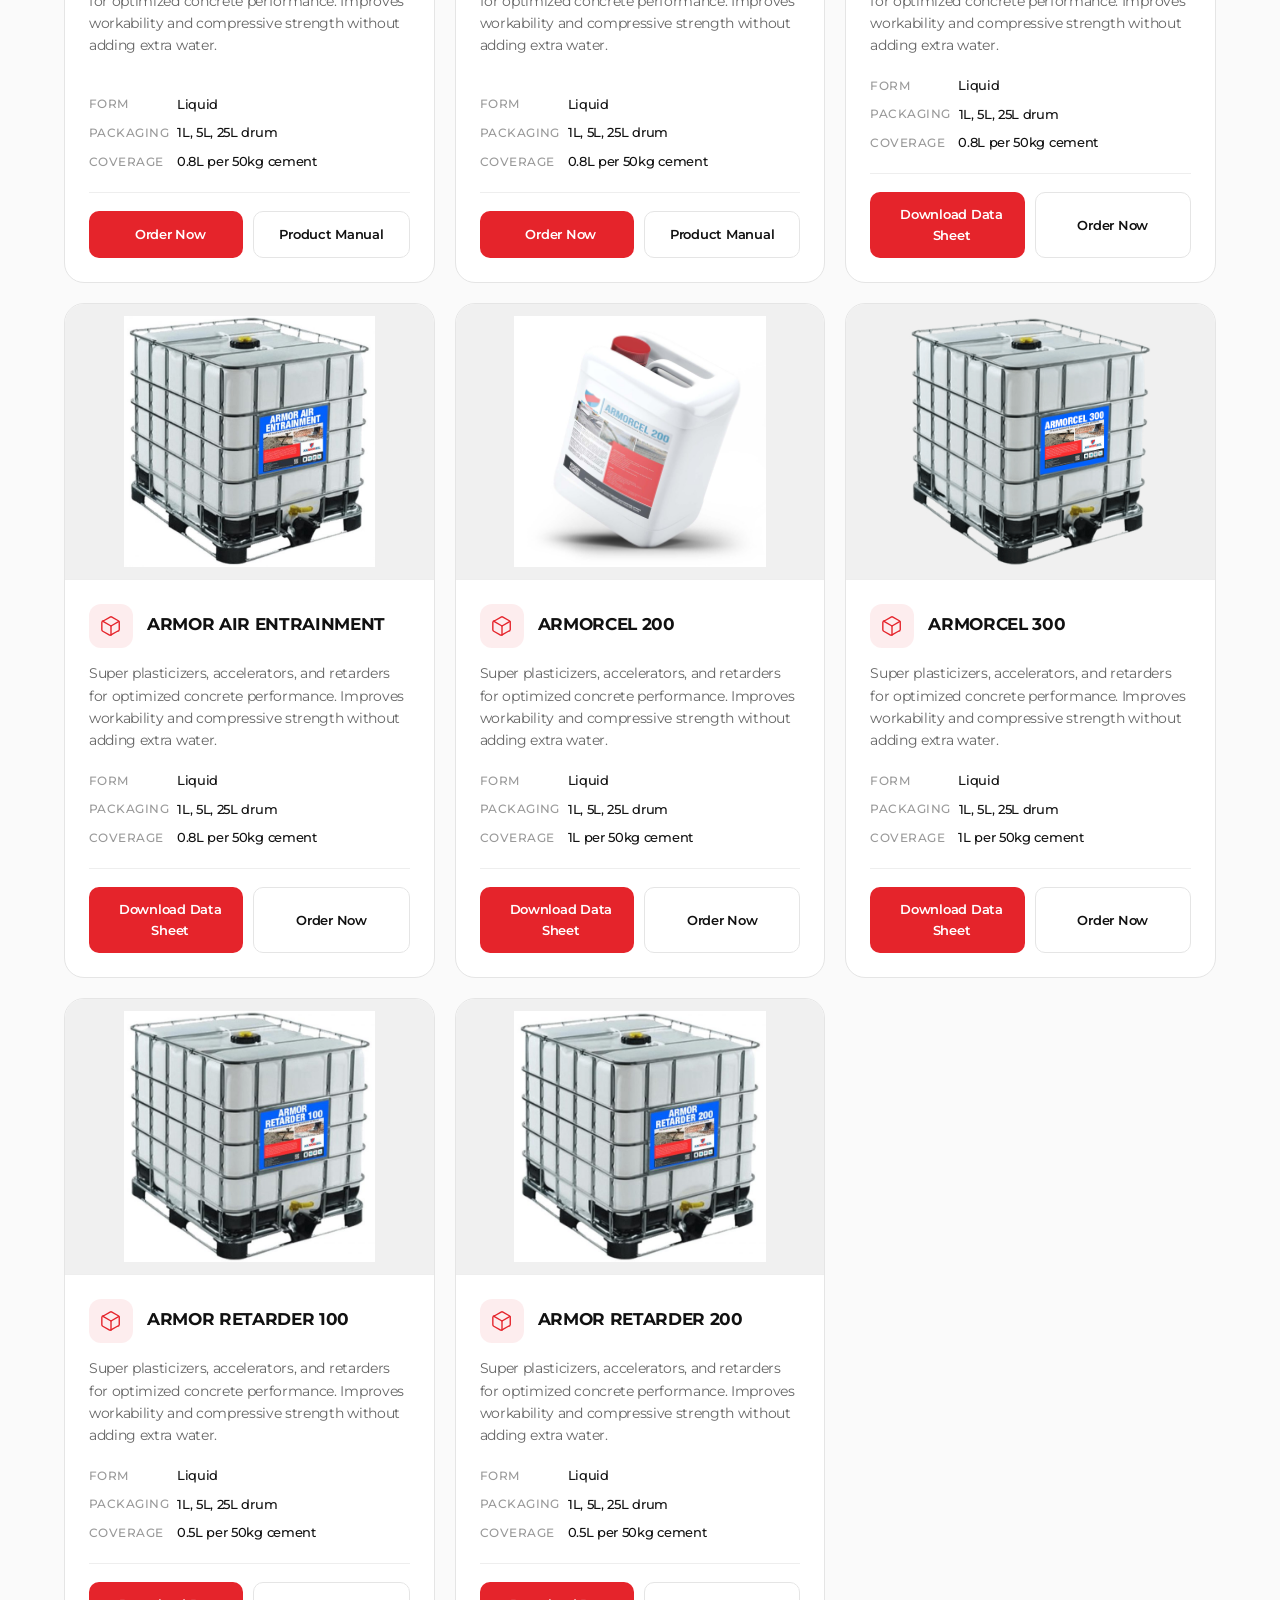
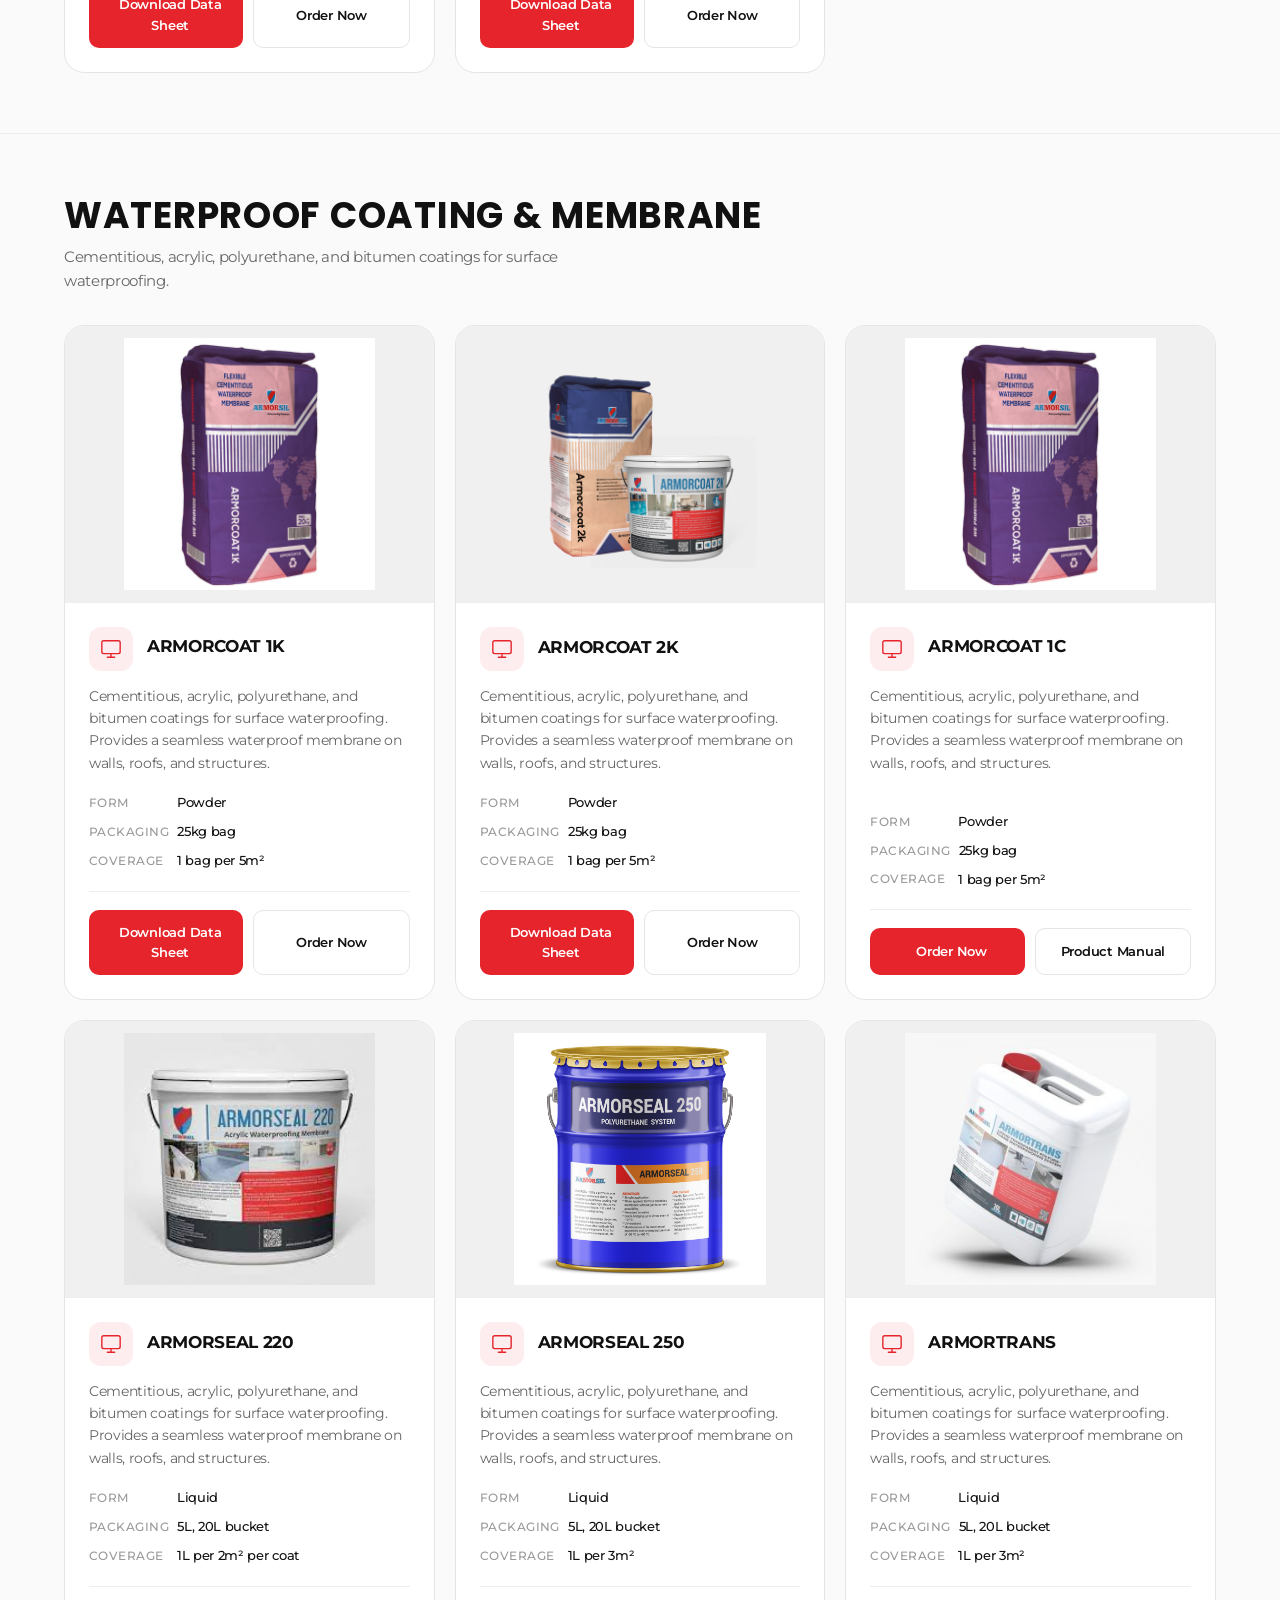
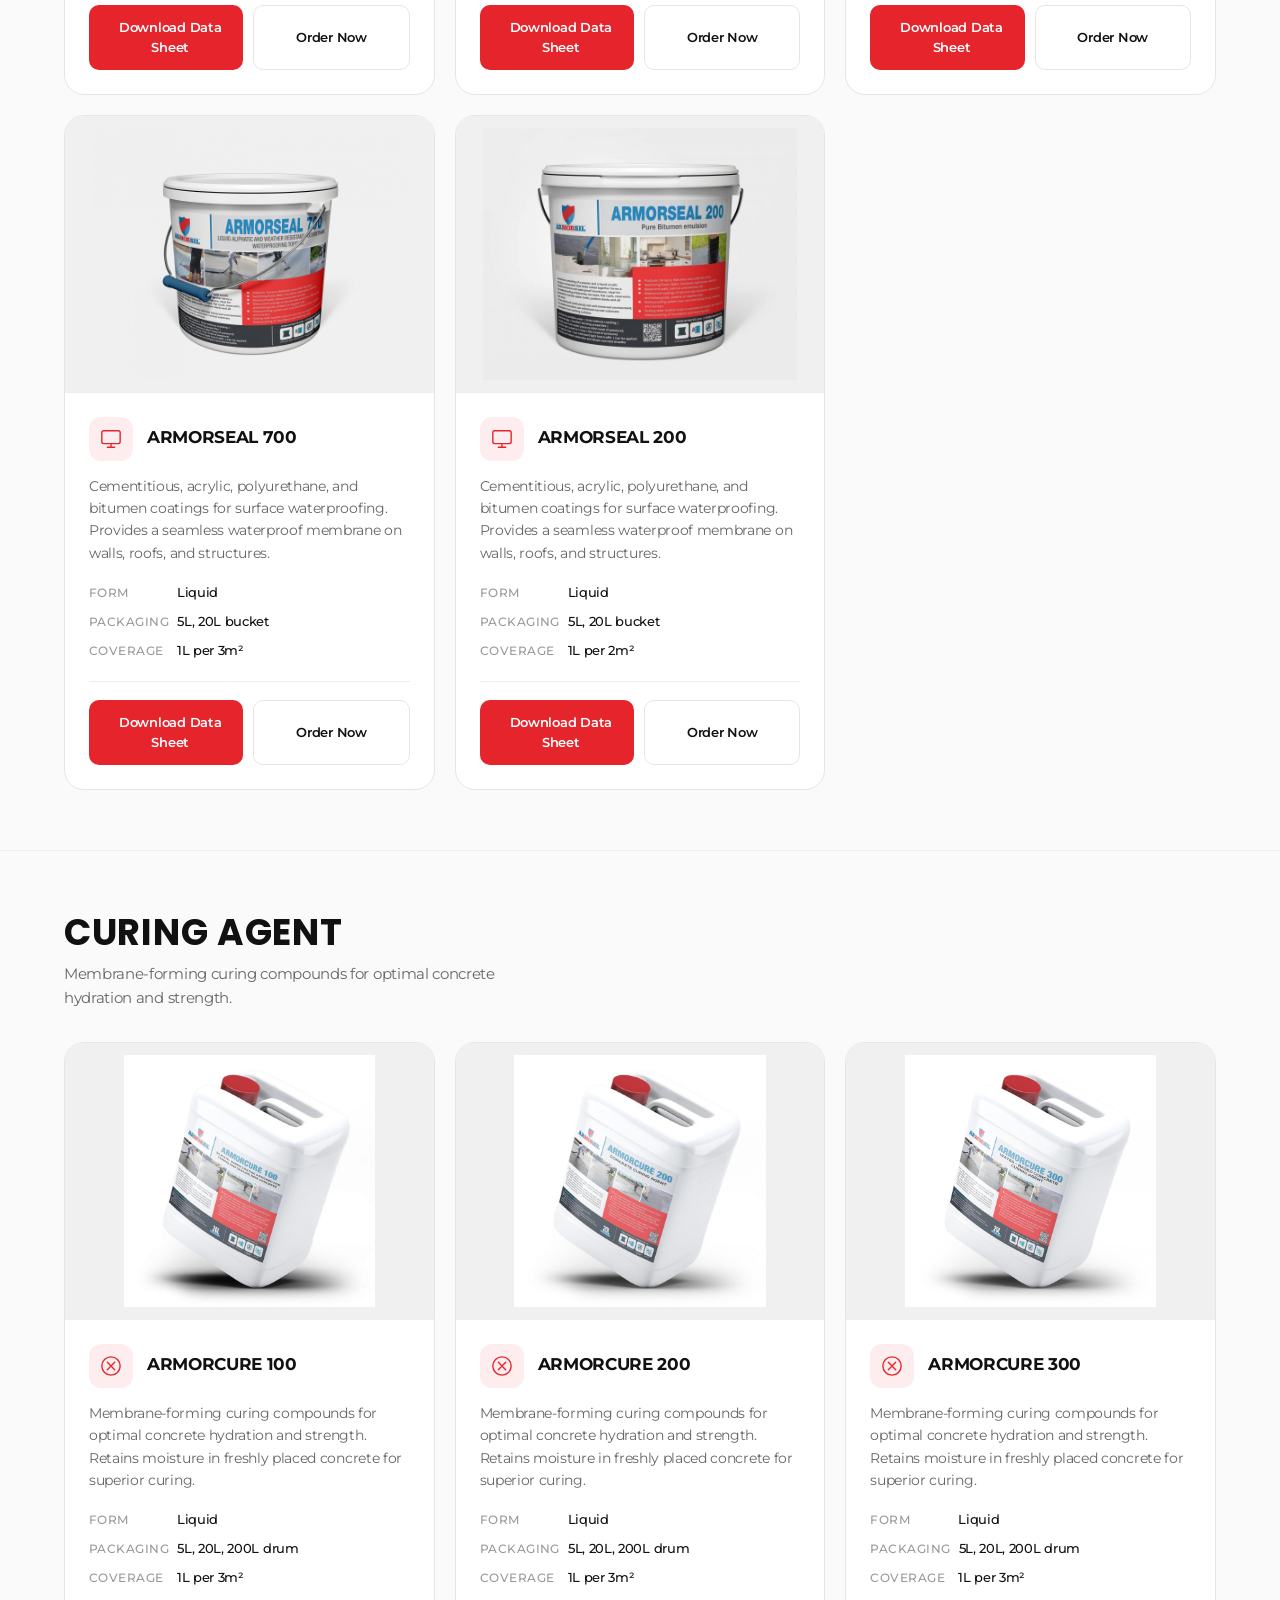
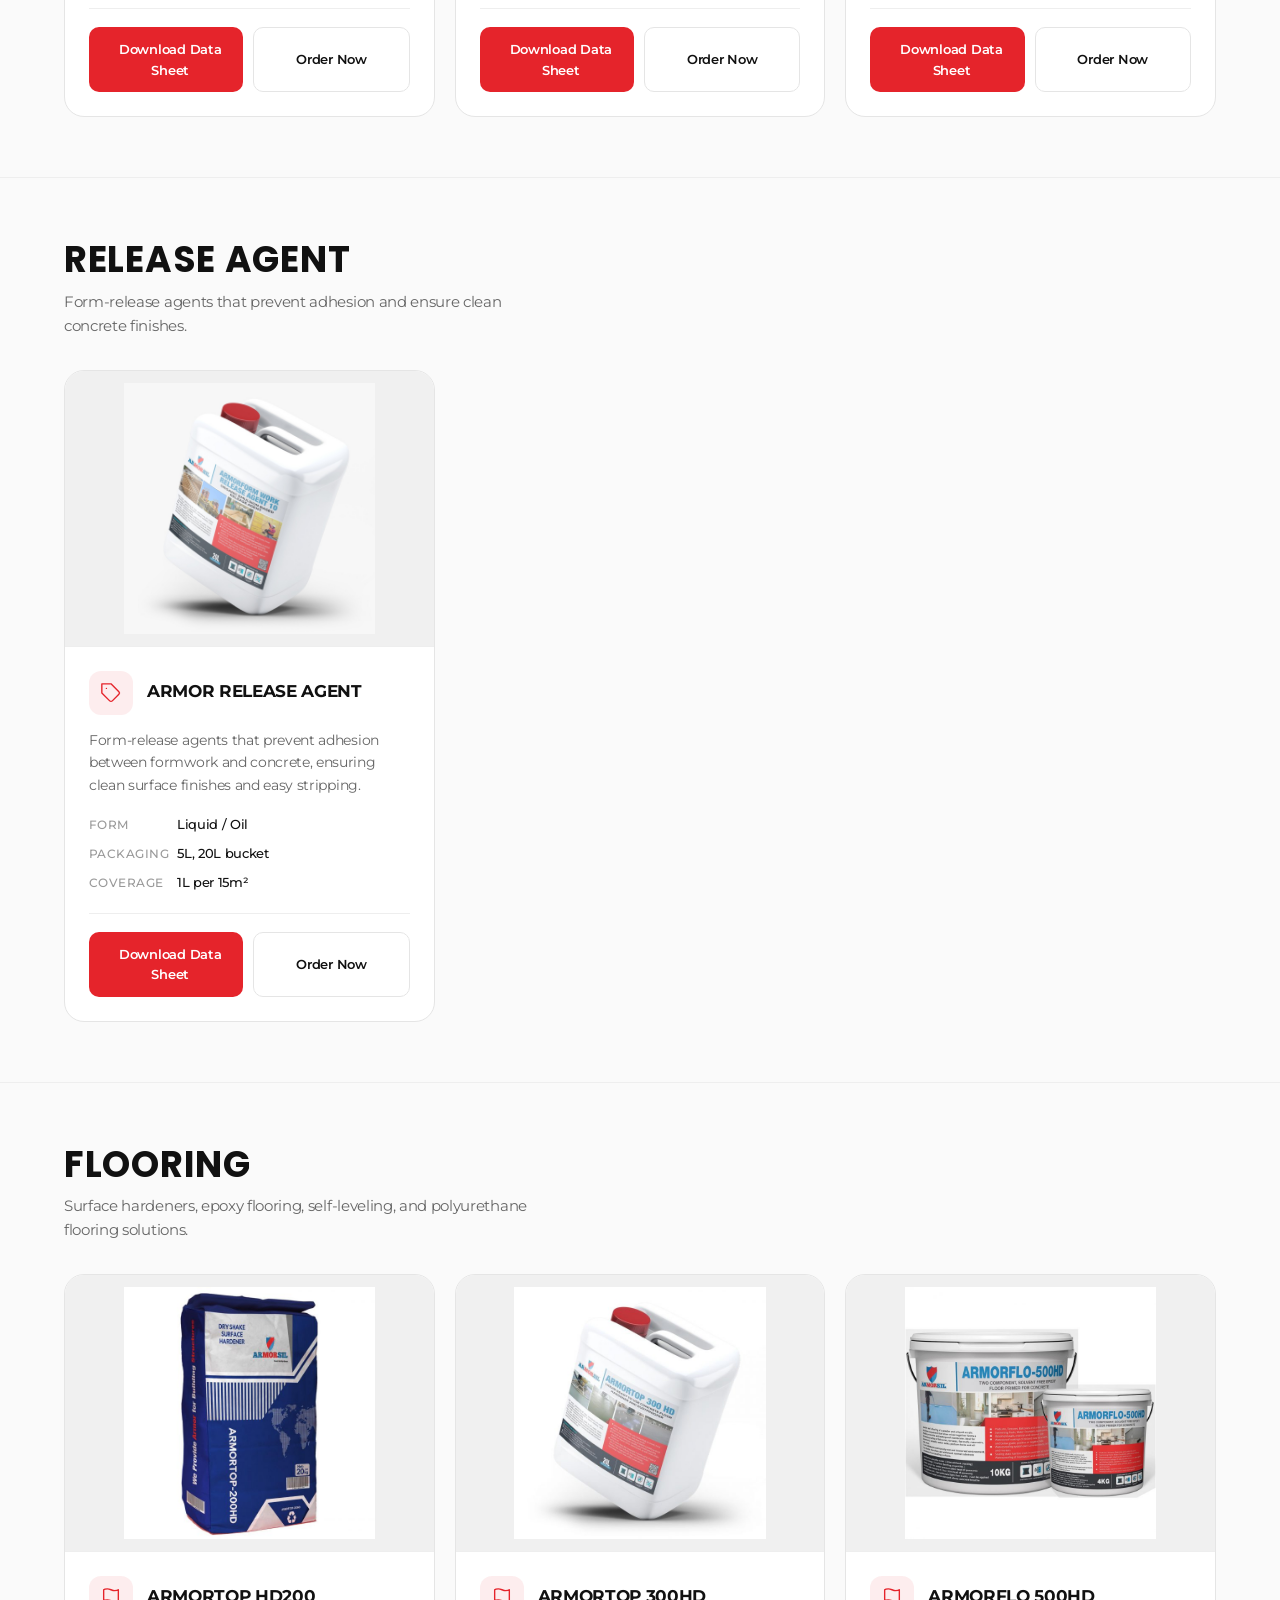
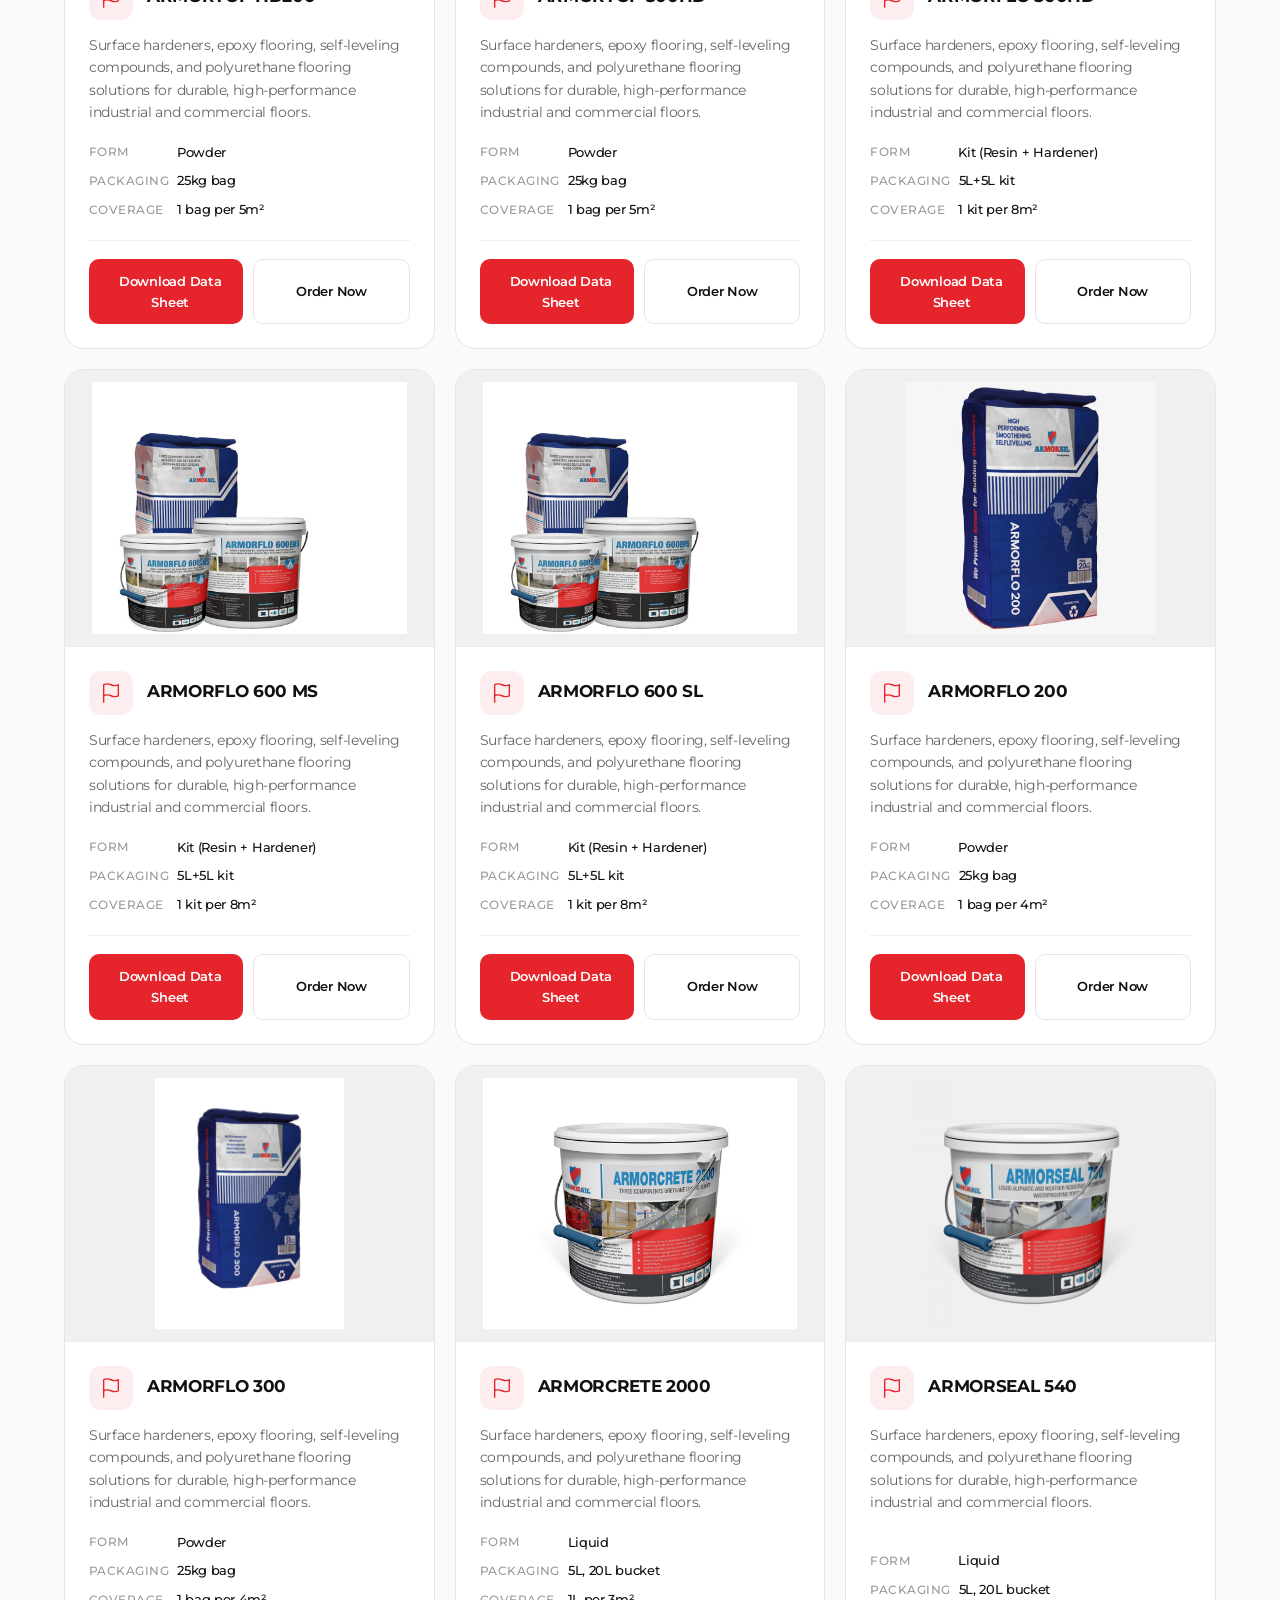
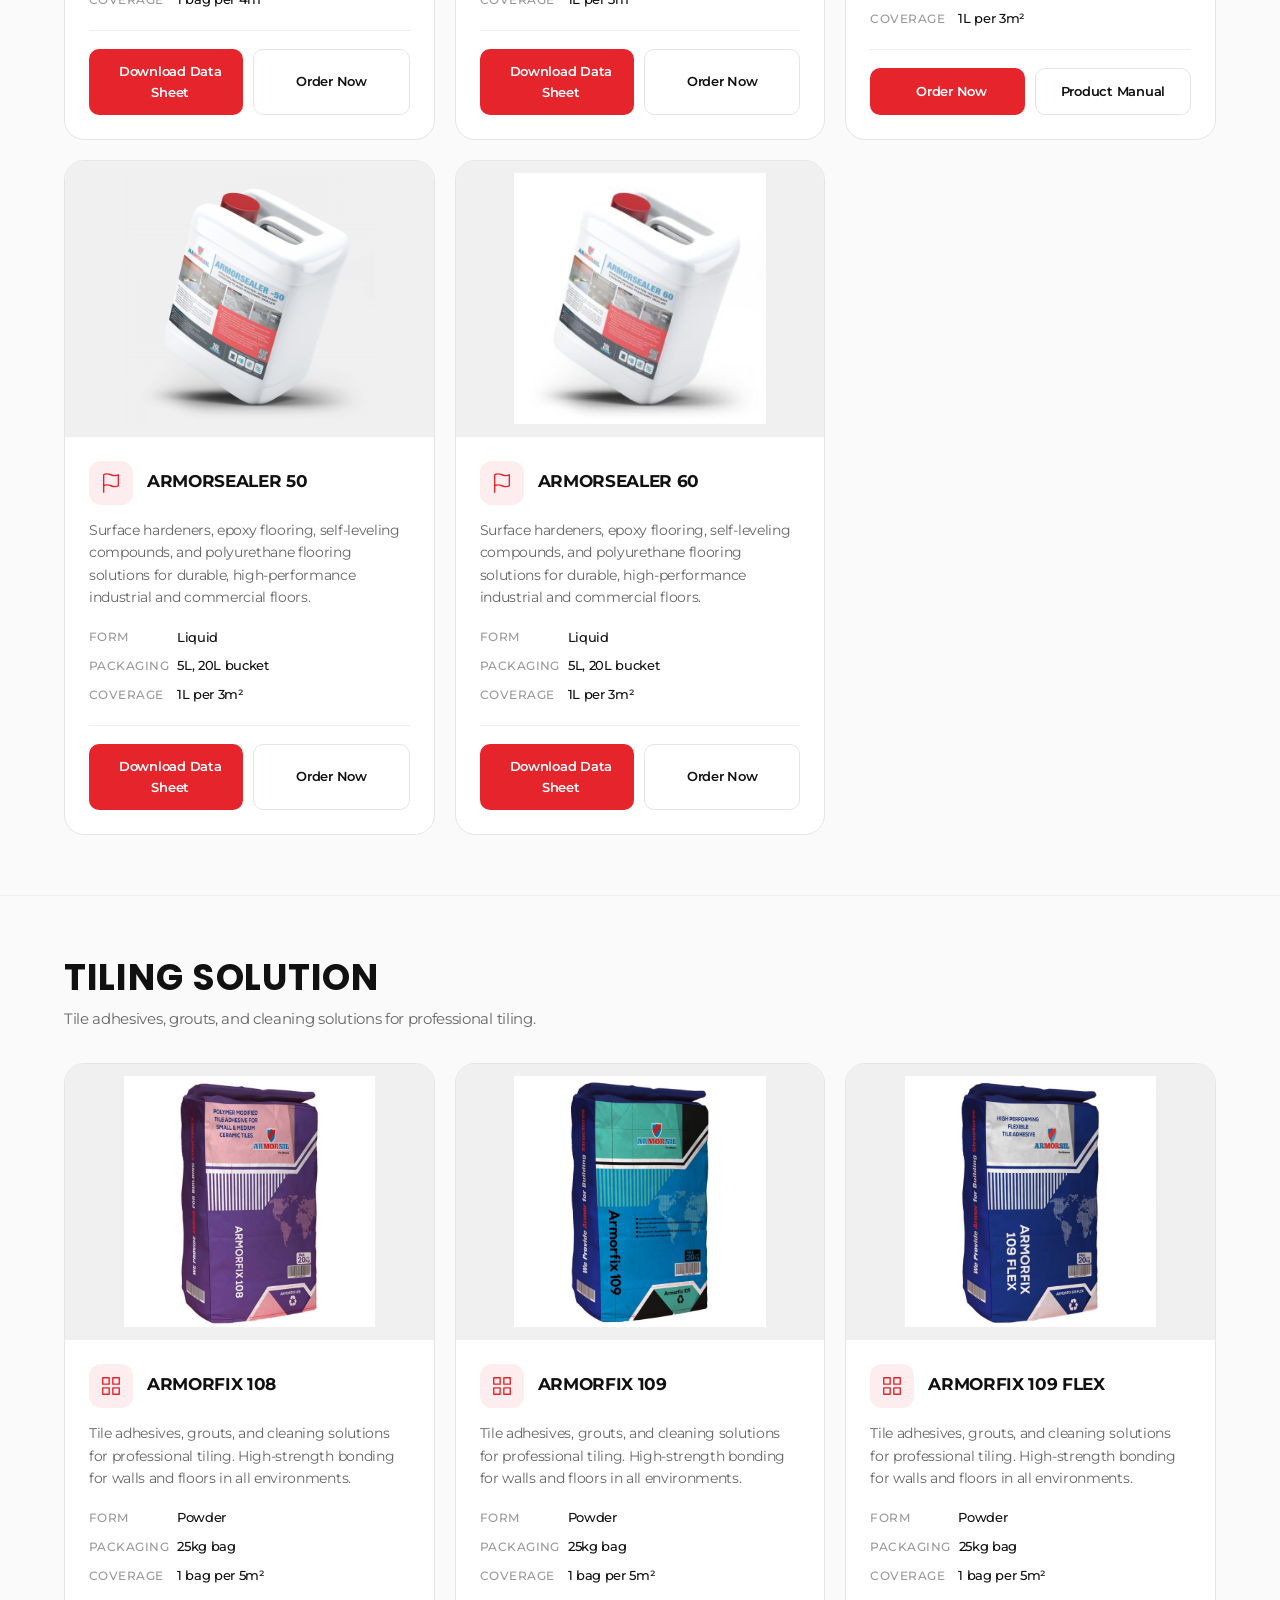
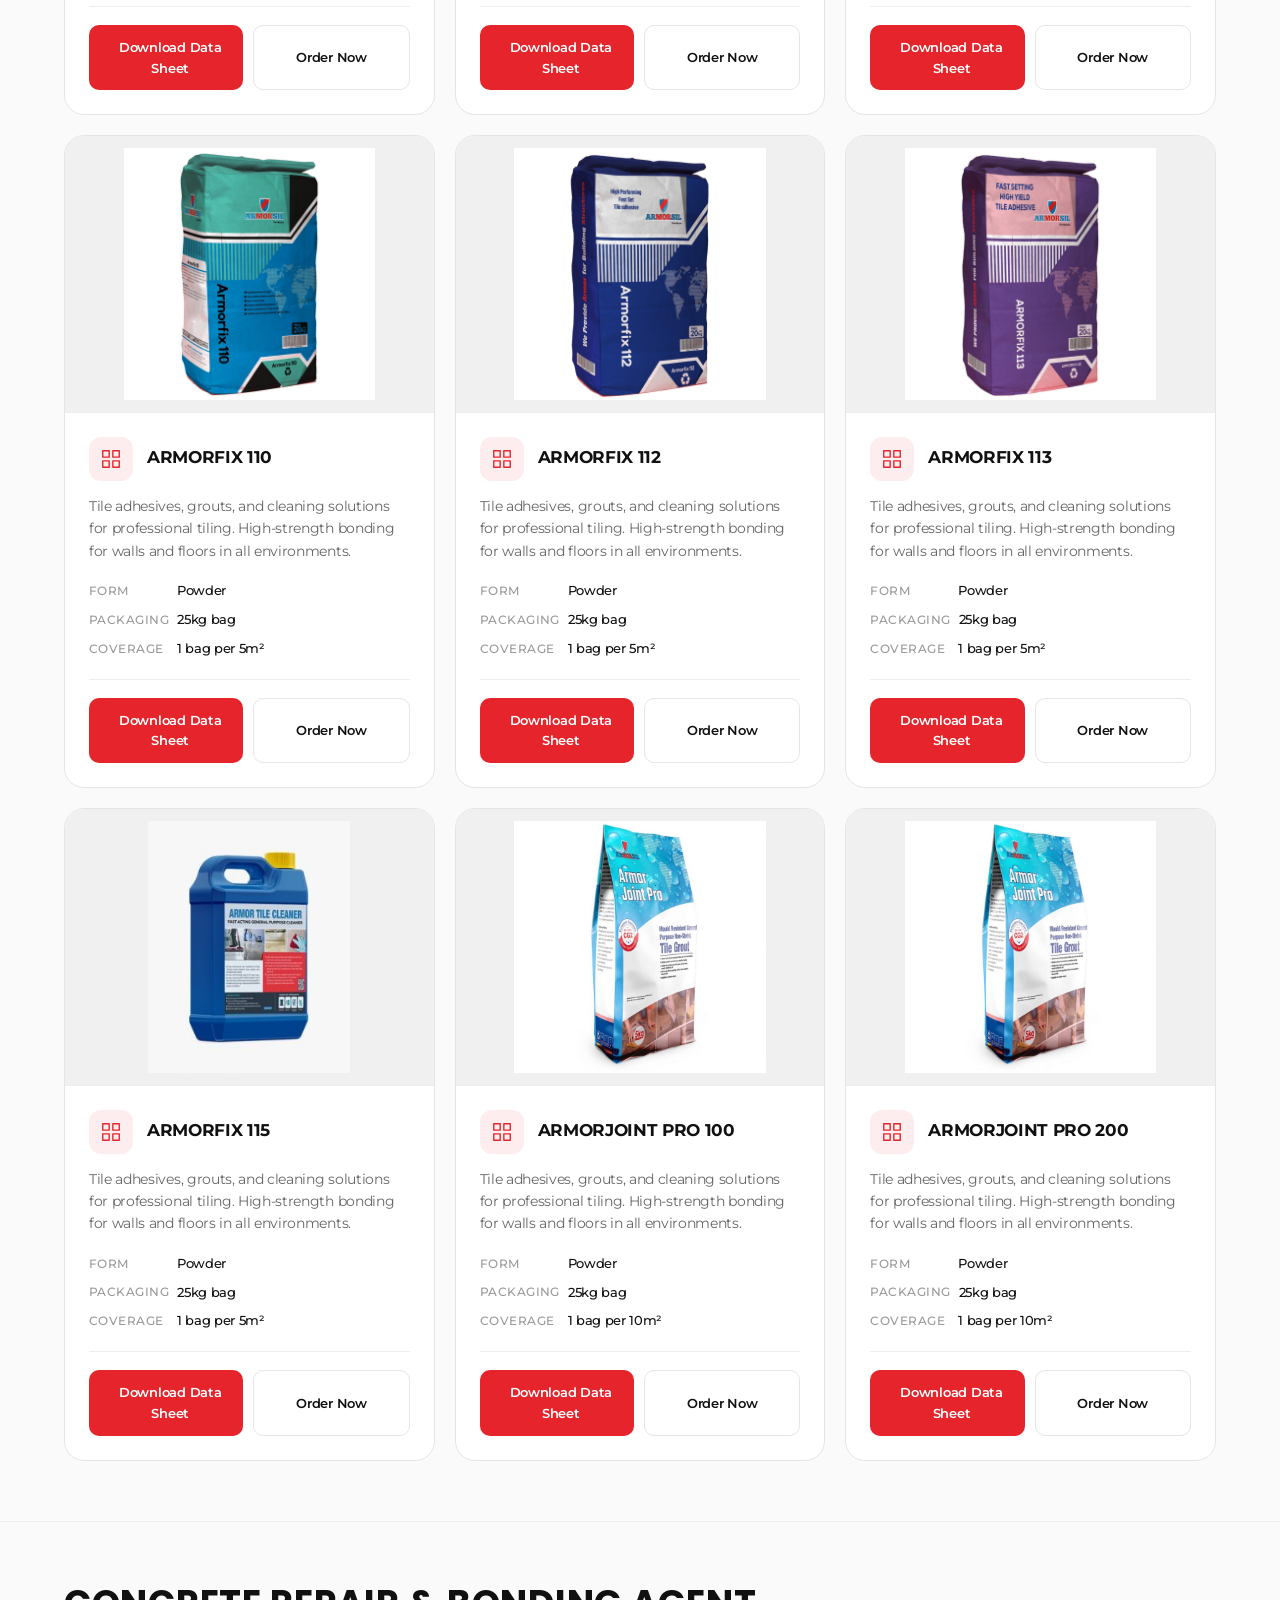
<file: products.html>
<!DOCTYPE html>
<html lang="en">
<head>
    <meta charset="UTF-8">
    <meta name="viewport" content="width=device-width, initial-scale=1.0">
    <title>Products — Armorsil West Africa</title>
    <link rel="icon" type="image/png" href="asset/armorsilwa-favicon.png">
    <link rel="preconnect" href="https://fonts.googleapis.com">
    <link rel="preconnect" href="https://fonts.gstatic.com" crossorigin>
    <link href="https://fonts.googleapis.com/css2?family=Poppins:wght@600;700;800;900&family=Montserrat:wght@400;500;600;700;800;900&display=swap" rel="stylesheet">
    <link rel="stylesheet" href="css/global.css">
    <link rel="stylesheet" href="css/products.css">
    <script>if(window.innerWidth<900&&!location.pathname.includes('mobile.html'))location.href='mobile.html';</script>
</head>
<body>

    <!-- ===== NAVIGATION ===== -->
    <nav class="nav" role="navigation" aria-label="Main navigation">
        <div class="nav-inner">
            <a href="index.html" class="nav-logo" aria-label="Armorsil Home">
                <img src="asset/armorsilwa-logo.png" alt="Armorsil Logo" class="nav-logo-img">
            </a>
            <ul class="nav-links" id="navLinks">
                <li><a href="index.html">Home</a></li>
                <li><a href="about.html">About Us</a></li>
                <li class="nav-dropdown">
                    <a href="products.html">Products <span class="dropdown-arrow">▾</span></a>
                    <ul class="dropdown-menu">
                        <li><a href="#waterproofing-admixtures">Waterproofing Admixtures</a></li>
                        <li><a href="#concrete-admixtures">Concrete Admixtures</a></li>
                        <li><a href="#coating-membrane">Waterproof Coating & Membrane</a></li>
                        <li><a href="#curing-agent">Curing Agent</a></li>
                        <li><a href="#release-agent">Release Agent</a></li>
                        <li><a href="#flooring">Flooring</a></li>
                        <li><a href="#tiling-solution">Tiling Solution</a></li>
                        <li><a href="#concrete-repair">Concrete Repair & Bonding Agent</a></li>
                        <li><a href="#expansion-joint">Expansion Joint Sealant</a></li>
                        <li><a href="#structural-grout">Structural Grout</a></li>
                        <li><a href="#thermal-insulation">Thermal Insulation</a></li>
                    </ul>
                </li>
                <li><a href="portfolio.html">Portfolio</a></li>
                <li><a href="order.html">Order</a></li>
                <li><a href="blog.html">Our Blog</a></li>
                <li><a href="careers.html">Careers</a></li>
                <li><a href="about.html#offices" class="nav-contact">Contact Us</a></li>
            </ul>
            <button class="nav-toggle" id="navToggle" aria-label="Toggle menu" aria-expanded="false">
                <span></span>
            </button>
                        </div>
    </nav>

    <!-- ===== PRODUCTS HERO ===== -->
    <section class="products-hero">
        <div class="container">
            <div class="products-hero-content">
                <p class="products-hero-tag">Full Catalogue</p>
                <h1>Our Products</h1>
                <p>Engineered building materials, coatings, insulation systems, and construction chemicals for every project across Africa.</p>
            </div>
                        </div>
    </section>

    <!-- ===== CATEGORY JUMP NAV ===== -->
    <nav class="cat-jump">
        <div class="container">
            <div class="cat-jump-inner">
                <a href="#waterproofing-admixtures">Waterproofing</a>
                <a href="#concrete-admixtures">Concrete</a>
                <a href="#coating-membrane">Coating & Membrane</a>
                <a href="#curing-agent">Curing</a>
                <a href="#release-agent">Release Agent</a>
                <a href="#flooring">Flooring</a>
                <a href="#tiling-solution">Tiling</a>
                <a href="#concrete-repair">Repair</a>
                <a href="#expansion-joint">Joint Sealant</a>
                <a href="#structural-grout">Grout</a>
                <a href="#thermal-insulation">Insulation</a>
            </div>
                        </div>
    </nav>

    <!-- ===== PRODUCT CATEGORIES ===== -->

    <!-- Waterproofing Admixtures -->
    <section class="cat-section" id="waterproofing-admixtures">
        <div class="container">
            <div class="cat-header">
                <h2>Waterproofing Admixtures</h2>
                <p>Crystalline and water repellent admixtures for integral concrete waterproofing.</p>
            </div>
            <div class="cat-grid">
                <div class="shop-card">
                    <div class="shop-card-img">
                        <img src="asset/Products/Armorkrystal-400.jpg" alt="Armorkrystal 400">
                    </div>
                    <div class="shop-card-body">
                        <div class="shop-card-header">
                            <div class="shop-icon">
                                <svg viewBox="0 0 24 24" fill="none" stroke="currentColor" stroke-width="1.5" stroke-linecap="round" stroke-linejoin="round"><path d="M12 2L2 7l10 5 10-5-10-5z"/><path d="M2 17l10 5 10-5"/><path d="M2 12l10 5 10-5"/></svg>
                            </div>
                            <h3 class="prod-name">Armorkrystal 400</h3>
                        </div>
                        <p class="shop-desc">Crystalline and water repellent admixtures for integral concrete waterproofing. Reduces capillary absorption and enhances durability against water ingress.</p>
                        <ul class="shop-specs">
                            <li><span>Form</span> Powder</li>
                            <li><span>Packaging</span> 1kg, 5kg, 20kg bucket</li>
                            <li><span>Coverage</span> 1kg per 50kg cement</li>
                        </ul>
                        <div class="shop-actions">
                            <a href="asset/data-sheets/armorkrystal-400.pdf" class="btn-acid" download>Download Data Sheet</a>
                            <a href="order.html?product=Armorkrystal%20400&image=asset/Products/Armorkrystal-400.jpg" class="btn-ghost">Order Now</a>
                        </div>
                    </div>
                </div>
                <div class="shop-card">
                    <div class="shop-card-img">
                        <img src="asset/Products/Armorkrystal-500.png" alt="Armorkrystal 500">
                    </div>
                    <div class="shop-card-body">
                        <div class="shop-card-header">
                            <div class="shop-icon">
                                <svg viewBox="0 0 24 24" fill="none" stroke="currentColor" stroke-width="1.5" stroke-linecap="round" stroke-linejoin="round"><path d="M12 2L2 7l10 5 10-5-10-5z"/><path d="M2 17l10 5 10-5"/><path d="M2 12l10 5 10-5"/></svg>
                            </div>
                            <h3 class="prod-name">Armorkrystal 500</h3>
                        </div>
                        <p class="shop-desc">Crystalline and water repellent admixtures for integral concrete waterproofing. Reduces capillary absorption and enhances durability against water ingress.</p>
                        <ul class="shop-specs">
                            <li><span>Form</span> Powder</li>
                            <li><span>Packaging</span> 1kg, 5kg, 20kg bucket</li>
                            <li><span>Coverage</span> 1kg per 50kg cement</li>
                        </ul>
                        <div class="shop-actions">
                            <a href="asset/data-sheets/armorkrystal-500.pdf" class="btn-acid" download>Download Data Sheet</a>
                            <a href="order.html?product=Armorkrystal%20500&image=asset/Products/Armorkrystal-500.png" class="btn-ghost">Order Now</a>
                        </div>
                    </div>
                </div>
                <div class="shop-card">
                    <div class="shop-card-img">
                        <img src="asset/Products/Armorkrystal-600.png" alt="Armorkrystal 600">
                    </div>
                    <div class="shop-card-body">
                        <div class="shop-card-header">
                            <div class="shop-icon">
                                <svg viewBox="0 0 24 24" fill="none" stroke="currentColor" stroke-width="1.5" stroke-linecap="round" stroke-linejoin="round"><path d="M12 2L2 7l10 5 10-5-10-5z"/><path d="M2 17l10 5 10-5"/><path d="M2 12l10 5 10-5"/></svg>
                            </div>
                            <h3 class="prod-name">Armorkrystal 600</h3>
                        </div>
                        <p class="shop-desc">Crystalline and water repellent admixtures for integral concrete waterproofing. Reduces capillary absorption and enhances durability against water ingress.</p>
                        <ul class="shop-specs">
                            <li><span>Form</span> Powder</li>
                            <li><span>Packaging</span> 1kg, 5kg, 20kg bucket</li>
                            <li><span>Coverage</span> 1kg per 50kg cement</li>
                        </ul>
                        <div class="shop-actions">
                            <a href="asset/data-sheets/armorkrystal-600.pdf" class="btn-acid" download>Download Data Sheet</a>
                            <a href="order.html?product=Armorkrystal%20600&image=asset/Products/Armorkrystal-600.png" class="btn-ghost">Order Now</a>
                        </div>
                    </div>
                </div>
                <div class="shop-card">
                    <div class="shop-card-img">
                        <img src="asset/Products/Armorkrystal-700.png" alt="Armorkrystal 700">
                    </div>
                    <div class="shop-card-body">
                        <div class="shop-card-header">
                            <div class="shop-icon">
                                <svg viewBox="0 0 24 24" fill="none" stroke="currentColor" stroke-width="1.5" stroke-linecap="round" stroke-linejoin="round"><path d="M12 2L2 7l10 5 10-5-10-5z"/><path d="M2 17l10 5 10-5"/><path d="M2 12l10 5 10-5"/></svg>
                            </div>
                            <h3 class="prod-name">Armorkrystal 700</h3>
                        </div>
                        <p class="shop-desc">Crystalline and water repellent admixtures for integral concrete waterproofing. Reduces capillary absorption and enhances durability against water ingress.</p>
                        <ul class="shop-specs">
                            <li><span>Form</span> Powder</li>
                            <li><span>Packaging</span> 1kg, 5kg, 20kg bucket</li>
                            <li><span>Coverage</span> 1kg per 50kg cement</li>
                        </ul>
                        <div class="shop-actions">
                            <a href="order.html?product=Armorkrystal%20700&image=asset/Products/Armorkrystal-700.png" class="btn-acid">Order Now</a>
                            <a href="#" class="btn-ghost">Product Manual</a>
                        </div>
                    </div>
                </div>
                <div class="shop-card">
                    <div class="shop-card-img">
                        <img src="asset/Products/Aquaseal-100.jpg" alt="Aquaseal 100">
                    </div>
                    <div class="shop-card-body">
                        <div class="shop-card-header">
                            <div class="shop-icon">
                                <svg viewBox="0 0 24 24" fill="none" stroke="currentColor" stroke-width="1.5" stroke-linecap="round" stroke-linejoin="round"><path d="M12 2L2 7l10 5 10-5-10-5z"/><path d="M2 17l10 5 10-5"/><path d="M2 12l10 5 10-5"/></svg>
                            </div>
                            <h3 class="prod-name">Aquaseal 100</h3>
                        </div>
                        <p class="shop-desc">Crystalline and water repellent admixtures for integral concrete waterproofing. Reduces capillary absorption and enhances durability against water ingress.</p>
                        <ul class="shop-specs">
                            <li><span>Form</span> Liquid</li>
                            <li><span>Packaging</span> 1L, 5L, 20L bucket</li>
                            <li><span>Coverage</span> 1L per 50kg cement</li>
                        </ul>
                        <div class="shop-actions">
                            <a href="asset/data-sheets/waterproofing-admixtures-for-concrete-and-plaster.pdf" class="btn-acid" download>Download Data Sheet</a>
                            <a href="order.html?product=Aquaseal%20100&image=asset/Products/Aquaseal-100.jpg" class="btn-ghost">Order Now</a>
                        </div>
                    </div>
                </div>
                <div class="shop-card">
                    <div class="shop-card-img">
                        <img src="asset/Products/Aquaseal-200.jpg" alt="Aquaseal 200">
                    </div>
                    <div class="shop-card-body">
                        <div class="shop-card-header">
                            <div class="shop-icon">
                                <svg viewBox="0 0 24 24" fill="none" stroke="currentColor" stroke-width="1.5" stroke-linecap="round" stroke-linejoin="round"><path d="M12 2L2 7l10 5 10-5-10-5z"/><path d="M2 17l10 5 10-5"/><path d="M2 12l10 5 10-5"/></svg>
                            </div>
                            <h3 class="prod-name">Aquaseal 200</h3>
                        </div>
                        <p class="shop-desc">Crystalline and water repellent admixtures for integral concrete waterproofing. Reduces capillary absorption and enhances durability against water ingress.</p>
                        <ul class="shop-specs">
                            <li><span>Form</span> Liquid</li>
                            <li><span>Packaging</span> 1L, 5L, 20L bucket</li>
                            <li><span>Coverage</span> 1L per 50kg cement</li>
                        </ul>
                        <div class="shop-actions">
                            <a href="asset/data-sheets/aquaseal-200.pdf" class="btn-acid" download>Download Data Sheet</a>
                            <a href="order.html?product=Aquaseal%20200&image=asset/Products/Aquaseal-200.jpg" class="btn-ghost">Order Now</a>
                        </div>
                    </div>
                </div>
                <div class="shop-card">
                    <div class="shop-card-img">
                        <img src="asset/Products/Aquaseal-300.jpg" alt="Aquaseal 300">
                    </div>
                    <div class="shop-card-body">
                        <div class="shop-card-header">
                            <div class="shop-icon">
                                <svg viewBox="0 0 24 24" fill="none" stroke="currentColor" stroke-width="1.5" stroke-linecap="round" stroke-linejoin="round"><path d="M12 2L2 7l10 5 10-5-10-5z"/><path d="M2 17l10 5 10-5"/><path d="M2 12l10 5 10-5"/></svg>
                            </div>
                            <h3 class="prod-name">Aquaseal 300</h3>
                        </div>
                        <p class="shop-desc">Crystalline and water repellent admixtures for integral concrete waterproofing. Reduces capillary absorption and enhances durability against water ingress.</p>
                        <ul class="shop-specs">
                            <li><span>Form</span> Liquid</li>
                            <li><span>Packaging</span> 1L, 5L, 20L bucket</li>
                            <li><span>Coverage</span> 1L per 50kg cement</li>
                        </ul>
                        <div class="shop-actions">
                            <a href="asset/data-sheets/aquaseal-300.pdf" class="btn-acid" download>Download Data Sheet</a>
                            <a href="order.html?product=Aquaseal%20300&image=asset/Products/Aquaseal-300.jpg" class="btn-ghost">Order Now</a>
                        </div>
                    </div>
                </div>
            </div>
                        </div>
    </section>

    <!-- Concrete Admixtures -->
    <section class="cat-section" id="concrete-admixtures">
        <div class="container">
            <div class="cat-header">
                <h2>Concrete Admixtures</h2>
                <p>Super plasticizers, accelerators, and retarders for optimized concrete performance.</p>
            </div>
            <div class="cat-grid">
                <div class="shop-card">
                    <div class="shop-card-img">
                        <img src="asset/Products/Hydroplast-50.jpg" alt="Hydroplast 50">
                    </div>
                    <div class="shop-card-body">
                        <div class="shop-card-header">
                            <div class="shop-icon">
                                <svg viewBox="0 0 24 24" fill="none" stroke="currentColor" stroke-width="1.5" stroke-linecap="round" stroke-linejoin="round"><path d="M21 16V8a2 2 0 00-1-1.73l-7-4a2 2 0 00-2 0l-7 4A2 2 0 002 8v8a2 2 0 001 1.73l7 4a2 2 0 002 0l7-4A2 2 0 0021 16z"/><path d="M12 22V12"/><path d="M3.3 7L12 12l8.7-5"/></svg>
                            </div>
                            <h3 class="prod-name">Hydroplast 50</h3>
                        </div>
                        <p class="shop-desc">Super plasticizers, accelerators, and retarders for optimized concrete performance. Improves workability and compressive strength without adding extra water.</p>
                        <ul class="shop-specs">
                            <li><span>Form</span> Liquid</li>
                            <li><span>Packaging</span> 1L, 5L, 25L drum</li>
                            <li><span>Coverage</span> 0.8L per 50kg cement</li>
                        </ul>
                        <div class="shop-actions">
                            <a href="asset/data-sheets/hydroplast-50.pdf" class="btn-acid" download>Download Data Sheet</a>
                            <a href="order.html?product=Hydroplast%2050&image=asset/Products/Hydroplast-50.jpg" class="btn-ghost">Order Now</a>
                        </div>
                    </div>
                </div>
                <div class="shop-card">
                    <div class="shop-card-img">
                        <img src="asset/Products/Hydroplast-60.jpg" alt="Hydroplast 60">
                    </div>
                    <div class="shop-card-body">
                        <div class="shop-card-header">
                            <div class="shop-icon">
                                <svg viewBox="0 0 24 24" fill="none" stroke="currentColor" stroke-width="1.5" stroke-linecap="round" stroke-linejoin="round"><path d="M21 16V8a2 2 0 00-1-1.73l-7-4a2 2 0 00-2 0l-7 4A2 2 0 002 8v8a2 2 0 001 1.73l7 4a2 2 0 002 0l7-4A2 2 0 0021 16z"/><path d="M12 22V12"/><path d="M3.3 7L12 12l8.7-5"/></svg>
                            </div>
                            <h3 class="prod-name">Hydroplast 60</h3>
                        </div>
                        <p class="shop-desc">Super plasticizers, accelerators, and retarders for optimized concrete performance. Improves workability and compressive strength without adding extra water.</p>
                        <ul class="shop-specs">
                            <li><span>Form</span> Liquid</li>
                            <li><span>Packaging</span> 1L, 5L, 25L drum</li>
                            <li><span>Coverage</span> 0.8L per 50kg cement</li>
                        </ul>
                        <div class="shop-actions">
                            <a href="asset/data-sheets/hydroplast-60.pdf" class="btn-acid" download>Download Data Sheet</a>
                            <a href="order.html?product=Hydroplast%2060&image=asset/Products/Hydroplast-60.jpg" class="btn-ghost">Order Now</a>
                        </div>
                    </div>
                </div>
                <div class="shop-card">
                    <div class="shop-card-img">
                        <img src="asset/Products/Hydroplast-100.jpg" alt="Hydroplast 100">
                    </div>
                    <div class="shop-card-body">
                        <div class="shop-card-header">
                            <div class="shop-icon">
                                <svg viewBox="0 0 24 24" fill="none" stroke="currentColor" stroke-width="1.5" stroke-linecap="round" stroke-linejoin="round"><path d="M21 16V8a2 2 0 00-1-1.73l-7-4a2 2 0 00-2 0l-7 4A2 2 0 002 8v8a2 2 0 001 1.73l7 4a2 2 0 002 0l7-4A2 2 0 0021 16z"/><path d="M12 22V12"/><path d="M3.3 7L12 12l8.7-5"/></svg>
                            </div>
                            <h3 class="prod-name">Hydroplast 100</h3>
                        </div>
                        <p class="shop-desc">Super plasticizers, accelerators, and retarders for optimized concrete performance. Improves workability and compressive strength without adding extra water.</p>
                        <ul class="shop-specs">
                            <li><span>Form</span> Liquid</li>
                            <li><span>Packaging</span> 1L, 5L, 25L drum</li>
                            <li><span>Coverage</span> 0.8L per 50kg cement</li>
                        </ul>
                        <div class="shop-actions">
                            <a href="asset/data-sheets/hydroplast-100.pdf" class="btn-acid" download>Download Data Sheet</a>
                            <a href="order.html?product=Hydroplast%20100&image=asset/Products/Hydroplast-100.jpg" class="btn-ghost">Order Now</a>
                        </div>
                    </div>
                </div>
                <div class="shop-card">
                    <div class="shop-card-img">
                        <img src="asset/Products/Hydroplast-200.png" alt="Hydroplast 200">
                    </div>
                    <div class="shop-card-body">
                        <div class="shop-card-header">
                            <div class="shop-icon">
                                <svg viewBox="0 0 24 24" fill="none" stroke="currentColor" stroke-width="1.5" stroke-linecap="round" stroke-linejoin="round"><path d="M21 16V8a2 2 0 00-1-1.73l-7-4a2 2 0 00-2 0l-7 4A2 2 0 002 8v8a2 2 0 001 1.73l7 4a2 2 0 002 0l7-4A2 2 0 0021 16z"/><path d="M12 22V12"/><path d="M3.3 7L12 12l8.7-5"/></svg>
                            </div>
                            <h3 class="prod-name">Hydroplast 200</h3>
                        </div>
                        <p class="shop-desc">Super plasticizers, accelerators, and retarders for optimized concrete performance. Improves workability and compressive strength without adding extra water.</p>
                        <ul class="shop-specs">
                            <li><span>Form</span> Liquid</li>
                            <li><span>Packaging</span> 1L, 5L, 25L drum</li>
                            <li><span>Coverage</span> 0.8L per 50kg cement</li>
                        </ul>
                        <div class="shop-actions">
                            <a href="asset/data-sheets/hydroplast-200.pdf" class="btn-acid" download>Download Data Sheet</a>
                            <a href="order.html?product=Hydroplast%20200&image=asset/Products/Hydroplast-200.png" class="btn-ghost">Order Now</a>
                        </div>
                    </div>
                </div>
                <div class="shop-card">
                    <div class="shop-card-img">
                        <img src="asset/Products/Hydroplast-200D.png" alt="Hydroplast 200D">
                    </div>
                    <div class="shop-card-body">
                        <div class="shop-card-header">
                            <div class="shop-icon">
                                <svg viewBox="0 0 24 24" fill="none" stroke="currentColor" stroke-width="1.5" stroke-linecap="round" stroke-linejoin="round"><path d="M21 16V8a2 2 0 00-1-1.73l-7-4a2 2 0 00-2 0l-7 4A2 2 0 002 8v8a2 2 0 001 1.73l7 4a2 2 0 002 0l7-4A2 2 0 0021 16z"/><path d="M12 22V12"/><path d="M3.3 7L12 12l8.7-5"/></svg>
                            </div>
                            <h3 class="prod-name">Hydroplast 200D</h3>
                        </div>
                        <p class="shop-desc">Super plasticizers, accelerators, and retarders for optimized concrete performance. Improves workability and compressive strength without adding extra water.</p>
                        <ul class="shop-specs">
                            <li><span>Form</span> Liquid</li>
                            <li><span>Packaging</span> 1L, 5L, 25L drum</li>
                            <li><span>Coverage</span> 0.8L per 50kg cement</li>
                        </ul>
                        <div class="shop-actions">
                            <a href="asset/data-sheets/hydroplast-200.pdf" class="btn-acid" download>Download Data Sheet</a>
                            <a href="order.html?product=Hydroplast%20200D&image=asset/Products/Hydroplast-200D.png" class="btn-ghost">Order Now</a>
                        </div>
                    </div>
                </div>
                <div class="shop-card">
                    <div class="shop-card-img">
                        <img src="asset/Products/Hydroplast-200R.png" alt="Hydroplast 200R">
                    </div>
                    <div class="shop-card-body">
                        <div class="shop-card-header">
                            <div class="shop-icon">
                                <svg viewBox="0 0 24 24" fill="none" stroke="currentColor" stroke-width="1.5" stroke-linecap="round" stroke-linejoin="round"><path d="M21 16V8a2 2 0 00-1-1.73l-7-4a2 2 0 00-2 0l-7 4A2 2 0 002 8v8a2 2 0 001 1.73l7 4a2 2 0 002 0l7-4A2 2 0 0021 16z"/><path d="M12 22V12"/><path d="M3.3 7L12 12l8.7-5"/></svg>
                            </div>
                            <h3 class="prod-name">Hydroplast 200R</h3>
                        </div>
                        <p class="shop-desc">Super plasticizers, accelerators, and retarders for optimized concrete performance. Improves workability and compressive strength without adding extra water.</p>
                        <ul class="shop-specs">
                            <li><span>Form</span> Liquid</li>
                            <li><span>Packaging</span> 1L, 5L, 25L drum</li>
                            <li><span>Coverage</span> 0.8L per 50kg cement</li>
                        </ul>
                        <div class="shop-actions">
                            <a href="asset/data-sheets/hydroplast-200.pdf" class="btn-acid" download>Download Data Sheet</a>
                            <a href="order.html?product=Hydroplast%20200R&image=asset/Products/Hydroplast-200R.png" class="btn-ghost">Order Now</a>
                        </div>
                    </div>
                </div>
                <div class="shop-card">
                    <div class="shop-card-img">
                        <img src="asset/Products/Hydroplast-400.jpg" alt="Hydroplast 400">
                    </div>
                    <div class="shop-card-body">
                        <div class="shop-card-header">
                            <div class="shop-icon">
                                <svg viewBox="0 0 24 24" fill="none" stroke="currentColor" stroke-width="1.5" stroke-linecap="round" stroke-linejoin="round"><path d="M21 16V8a2 2 0 00-1-1.73l-7-4a2 2 0 00-2 0l-7 4A2 2 0 002 8v8a2 2 0 001 1.73l7 4a2 2 0 002 0l7-4A2 2 0 0021 16z"/><path d="M12 22V12"/><path d="M3.3 7L12 12l8.7-5"/></svg>
                            </div>
                            <h3 class="prod-name">Hydroplast 400</h3>
                        </div>
                        <p class="shop-desc">Super plasticizers, accelerators, and retarders for optimized concrete performance. Improves workability and compressive strength without adding extra water.</p>
                        <ul class="shop-specs">
                            <li><span>Form</span> Liquid</li>
                            <li><span>Packaging</span> 1L, 5L, 25L drum</li>
                            <li><span>Coverage</span> 0.8L per 50kg cement</li>
                        </ul>
                        <div class="shop-actions">
                            <a href="order.html?product=Hydroplast%20400&image=asset/Products/Hydroplast-400.jpg" class="btn-acid">Order Now</a>
                            <a href="#" class="btn-ghost">Product Manual</a>
                        </div>
                    </div>
                </div>
                <div class="shop-card">
                    <div class="shop-card-img">
                        <img src="asset/Products/Hydroplast-600.jpg" alt="Hydroplast 600">
                    </div>
                    <div class="shop-card-body">
                        <div class="shop-card-header">
                            <div class="shop-icon">
                                <svg viewBox="0 0 24 24" fill="none" stroke="currentColor" stroke-width="1.5" stroke-linecap="round" stroke-linejoin="round"><path d="M21 16V8a2 2 0 00-1-1.73l-7-4a2 2 0 00-2 0l-7 4A2 2 0 002 8v8a2 2 0 001 1.73l7 4a2 2 0 002 0l7-4A2 2 0 0021 16z"/><path d="M12 22V12"/><path d="M3.3 7L12 12l8.7-5"/></svg>
                            </div>
                            <h3 class="prod-name">Hydroplast 600</h3>
                        </div>
                        <p class="shop-desc">Super plasticizers, accelerators, and retarders for optimized concrete performance. Improves workability and compressive strength without adding extra water.</p>
                        <ul class="shop-specs">
                            <li><span>Form</span> Liquid</li>
                            <li><span>Packaging</span> 1L, 5L, 25L drum</li>
                            <li><span>Coverage</span> 0.8L per 50kg cement</li>
                        </ul>
                        <div class="shop-actions">
                            <a href="order.html?product=Hydroplast%20600&image=asset/Products/Hydroplast-600.jpg" class="btn-acid">Order Now</a>
                            <a href="#" class="btn-ghost">Product Manual</a>
                        </div>
                    </div>
                </div>
                <div class="shop-card">
                    <div class="shop-card-img">
                        <img src="asset/Products/Armorcast-200.jpg" alt="Armorcast 200">
                    </div>
                    <div class="shop-card-body">
                        <div class="shop-card-header">
                            <div class="shop-icon">
                                <svg viewBox="0 0 24 24" fill="none" stroke="currentColor" stroke-width="1.5" stroke-linecap="round" stroke-linejoin="round"><path d="M21 16V8a2 2 0 00-1-1.73l-7-4a2 2 0 00-2 0l-7 4A2 2 0 002 8v8a2 2 0 001 1.73l7 4a2 2 0 002 0l7-4A2 2 0 0021 16z"/><path d="M12 22V12"/><path d="M3.3 7L12 12l8.7-5"/></svg>
                            </div>
                            <h3 class="prod-name">Armorcast 200</h3>
                        </div>
                        <p class="shop-desc">Super plasticizers, accelerators, and retarders for optimized concrete performance. Improves workability and compressive strength without adding extra water.</p>
                        <ul class="shop-specs">
                            <li><span>Form</span> Liquid</li>
                            <li><span>Packaging</span> 1L, 5L, 25L drum</li>
                            <li><span>Coverage</span> 0.8L per 50kg cement</li>
                        </ul>
                        <div class="shop-actions">
                            <a href="asset/data-sheets/armorcast-200.pdf" class="btn-acid" download>Download Data Sheet</a>
                            <a href="order.html?product=Armorcast%20200&image=asset/Products/Armorcast-200.jpg" class="btn-ghost">Order Now</a>
                        </div>
                    </div>
                </div>
                <div class="shop-card">
                    <div class="shop-card-img">
                        <img src="asset/Products/Armor-Air-Entrainment.jpg" alt="Armor Air Entrainment">
                    </div>
                    <div class="shop-card-body">
                        <div class="shop-card-header">
                            <div class="shop-icon">
                                <svg viewBox="0 0 24 24" fill="none" stroke="currentColor" stroke-width="1.5" stroke-linecap="round" stroke-linejoin="round"><path d="M21 16V8a2 2 0 00-1-1.73l-7-4a2 2 0 00-2 0l-7 4A2 2 0 002 8v8a2 2 0 001 1.73l7 4a2 2 0 002 0l7-4A2 2 0 0021 16z"/><path d="M12 22V12"/><path d="M3.3 7L12 12l8.7-5"/></svg>
                            </div>
                            <h3 class="prod-name">Armor Air Entrainment</h3>
                        </div>
                        <p class="shop-desc">Super plasticizers, accelerators, and retarders for optimized concrete performance. Improves workability and compressive strength without adding extra water.</p>
                        <ul class="shop-specs">
                            <li><span>Form</span> Liquid</li>
                            <li><span>Packaging</span> 1L, 5L, 25L drum</li>
                            <li><span>Coverage</span> 0.8L per 50kg cement</li>
                        </ul>
                        <div class="shop-actions">
                            <a href="asset/data-sheets/armor-air-entrainment.pdf" class="btn-acid" download>Download Data Sheet</a>
                            <a href="order.html?product=Armor%20Air%20Entrainment&image=asset/Products/Armor-Air-Entrainment.jpg" class="btn-ghost">Order Now</a>
                        </div>
                    </div>
                </div>
                <div class="shop-card">
                    <div class="shop-card-img">
                        <img src="asset/Products/Armorcel-200.jpg" alt="Armorcel 200">
                    </div>
                    <div class="shop-card-body">
                        <div class="shop-card-header">
                            <div class="shop-icon">
                                <svg viewBox="0 0 24 24" fill="none" stroke="currentColor" stroke-width="1.5" stroke-linecap="round" stroke-linejoin="round"><path d="M21 16V8a2 2 0 00-1-1.73l-7-4a2 2 0 00-2 0l-7 4A2 2 0 002 8v8a2 2 0 001 1.73l7 4a2 2 0 002 0l7-4A2 2 0 0021 16z"/><path d="M12 22V12"/><path d="M3.3 7L12 12l8.7-5"/></svg>
                            </div>
                            <h3 class="prod-name">Armorcel 200</h3>
                        </div>
                        <p class="shop-desc">Super plasticizers, accelerators, and retarders for optimized concrete performance. Improves workability and compressive strength without adding extra water.</p>
                        <ul class="shop-specs">
                            <li><span>Form</span> Liquid</li>
                            <li><span>Packaging</span> 1L, 5L, 25L drum</li>
                            <li><span>Coverage</span> 1L per 50kg cement</li>
                        </ul>
                        <div class="shop-actions">
                            <a href="asset/data-sheets/armorcel-200.pdf" class="btn-acid" download>Download Data Sheet</a>
                            <a href="order.html?product=Armorcel%20200&image=asset/Products/Armorcel-200.jpg" class="btn-ghost">Order Now</a>
                        </div>
                    </div>
                </div>
                <div class="shop-card">
                    <div class="shop-card-img">
                        <img src="asset/Products/Armorcel-300.png" alt="Armorcel 300">
                    </div>
                    <div class="shop-card-body">
                        <div class="shop-card-header">
                            <div class="shop-icon">
                                <svg viewBox="0 0 24 24" fill="none" stroke="currentColor" stroke-width="1.5" stroke-linecap="round" stroke-linejoin="round"><path d="M21 16V8a2 2 0 00-1-1.73l-7-4a2 2 0 00-2 0l-7 4A2 2 0 002 8v8a2 2 0 001 1.73l7 4a2 2 0 002 0l7-4A2 2 0 0021 16z"/><path d="M12 22V12"/><path d="M3.3 7L12 12l8.7-5"/></svg>
                            </div>
                            <h3 class="prod-name">Armorcel 300</h3>
                        </div>
                        <p class="shop-desc">Super plasticizers, accelerators, and retarders for optimized concrete performance. Improves workability and compressive strength without adding extra water.</p>
                        <ul class="shop-specs">
                            <li><span>Form</span> Liquid</li>
                            <li><span>Packaging</span> 1L, 5L, 25L drum</li>
                            <li><span>Coverage</span> 1L per 50kg cement</li>
                        </ul>
                        <div class="shop-actions">
                            <a href="asset/data-sheets/armorcel-300.pdf" class="btn-acid" download>Download Data Sheet</a>
                            <a href="order.html?product=Armorcel%20300&image=asset/Products/Armorcel-300.png" class="btn-ghost">Order Now</a>
                        </div>
                    </div>
                </div>
                <div class="shop-card">
                    <div class="shop-card-img">
                        <img src="asset/Products/Armor-Retarder-100.jpg" alt="Armor Retarder 100">
                    </div>
                    <div class="shop-card-body">
                        <div class="shop-card-header">
                            <div class="shop-icon">
                                <svg viewBox="0 0 24 24" fill="none" stroke="currentColor" stroke-width="1.5" stroke-linecap="round" stroke-linejoin="round"><path d="M21 16V8a2 2 0 00-1-1.73l-7-4a2 2 0 00-2 0l-7 4A2 2 0 002 8v8a2 2 0 001 1.73l7 4a2 2 0 002 0l7-4A2 2 0 0021 16z"/><path d="M12 22V12"/><path d="M3.3 7L12 12l8.7-5"/></svg>
                            </div>
                            <h3 class="prod-name">Armor Retarder 100</h3>
                        </div>
                        <p class="shop-desc">Super plasticizers, accelerators, and retarders for optimized concrete performance. Improves workability and compressive strength without adding extra water.</p>
                        <ul class="shop-specs">
                            <li><span>Form</span> Liquid</li>
                            <li><span>Packaging</span> 1L, 5L, 25L drum</li>
                            <li><span>Coverage</span> 0.5L per 50kg cement</li>
                        </ul>
                        <div class="shop-actions">
                            <a href="asset/data-sheets/armor-retarder-100.pdf" class="btn-acid" download>Download Data Sheet</a>
                            <a href="order.html?product=Armor%20Retarder%20100&image=asset/Products/Armor-Retarder-100.jpg" class="btn-ghost">Order Now</a>
                        </div>
                    </div>
                </div>
                <div class="shop-card">
                    <div class="shop-card-img">
                        <img src="asset/Products/Armor-Retarder-200.jpg" alt="Armor Retarder 200">
                    </div>
                    <div class="shop-card-body">
                        <div class="shop-card-header">
                            <div class="shop-icon">
                                <svg viewBox="0 0 24 24" fill="none" stroke="currentColor" stroke-width="1.5" stroke-linecap="round" stroke-linejoin="round"><path d="M21 16V8a2 2 0 00-1-1.73l-7-4a2 2 0 00-2 0l-7 4A2 2 0 002 8v8a2 2 0 001 1.73l7 4a2 2 0 002 0l7-4A2 2 0 0021 16z"/><path d="M12 22V12"/><path d="M3.3 7L12 12l8.7-5"/></svg>
                            </div>
                            <h3 class="prod-name">Armor Retarder 200</h3>
                        </div>
                        <p class="shop-desc">Super plasticizers, accelerators, and retarders for optimized concrete performance. Improves workability and compressive strength without adding extra water.</p>
                        <ul class="shop-specs">
                            <li><span>Form</span> Liquid</li>
                            <li><span>Packaging</span> 1L, 5L, 25L drum</li>
                            <li><span>Coverage</span> 0.5L per 50kg cement</li>
                        </ul>
                        <div class="shop-actions">
                            <a href="asset/data-sheets/armorsil-retarder-200.pdf" class="btn-acid" download>Download Data Sheet</a>
                            <a href="order.html?product=Armor%20Retarder%20200&image=asset/Products/Armor-Retarder-200.jpg" class="btn-ghost">Order Now</a>
                        </div>
                    </div>
                </div>
            </div>
                        </div>
    </section>

    <!-- Waterproof Coating & Membrane -->
    <section class="cat-section" id="coating-membrane">
        <div class="container">
            <div class="cat-header">
                <h2>Waterproof Coating & Membrane</h2>
                <p>Cementitious, acrylic, polyurethane, and bitumen coatings for surface waterproofing.</p>
            </div>
            <div class="cat-grid">
                <div class="shop-card">
                    <div class="shop-card-img">
                        <img src="asset/Products/Armorcoat-1K.jpg" alt="Armorcoat 1K">
                    </div>
                    <div class="shop-card-body">
                        <div class="shop-card-header">
                            <div class="shop-icon">
                                <svg viewBox="0 0 24 24" fill="none" stroke="currentColor" stroke-width="1.5" stroke-linecap="round" stroke-linejoin="round"><rect x="2" y="3" width="20" height="14" rx="2"/><path d="M8 21h8M12 17v4"/></svg>
                            </div>
                            <h3 class="prod-name">Armorcoat 1K</h3>
                        </div>
                        <p class="shop-desc">Cementitious, acrylic, polyurethane, and bitumen coatings for surface waterproofing. Provides a seamless waterproof membrane on walls, roofs, and structures.</p>
                        <ul class="shop-specs">
                            <li><span>Form</span> Powder</li>
                            <li><span>Packaging</span> 25kg bag</li>
                            <li><span>Coverage</span> 1 bag per 5m²</li>
                        </ul>
                        <div class="shop-actions">
                            <a href="asset/data-sheets/armorcoat-1k.pdf" class="btn-acid" download>Download Data Sheet</a>
                            <a href="order.html?product=Armorcoat%201K&image=asset/Products/Armorcoat-1K.jpg" class="btn-ghost">Order Now</a>
                        </div>
                    </div>
                </div>
                <div class="shop-card">
                    <div class="shop-card-img">
                        <img src="asset/Products/Armorcoat-2K.png" alt="Armorcoat 2K">
                    </div>
                    <div class="shop-card-body">
                        <div class="shop-card-header">
                            <div class="shop-icon">
                                <svg viewBox="0 0 24 24" fill="none" stroke="currentColor" stroke-width="1.5" stroke-linecap="round" stroke-linejoin="round"><rect x="2" y="3" width="20" height="14" rx="2"/><path d="M8 21h8M12 17v4"/></svg>
                            </div>
                            <h3 class="prod-name">Armorcoat 2K</h3>
                        </div>
                        <p class="shop-desc">Cementitious, acrylic, polyurethane, and bitumen coatings for surface waterproofing. Provides a seamless waterproof membrane on walls, roofs, and structures.</p>
                        <ul class="shop-specs">
                            <li><span>Form</span> Powder</li>
                            <li><span>Packaging</span> 25kg bag</li>
                            <li><span>Coverage</span> 1 bag per 5m²</li>
                        </ul>
                        <div class="shop-actions">
                            <a href="asset/data-sheets/armorcoat-2k.pdf" class="btn-acid" download>Download Data Sheet</a>
                            <a href="order.html?product=Armorcoat%202K&image=asset/Products/Armorcoat-2K.png" class="btn-ghost">Order Now</a>
                        </div>
                    </div>
                </div>
                <div class="shop-card">
                    <div class="shop-card-img">
                        <img src="asset/Products/Armorcoat-1C.jpg" alt="Armorcoat 1C">
                    </div>
                    <div class="shop-card-body">
                        <div class="shop-card-header">
                            <div class="shop-icon">
                                <svg viewBox="0 0 24 24" fill="none" stroke="currentColor" stroke-width="1.5" stroke-linecap="round" stroke-linejoin="round"><rect x="2" y="3" width="20" height="14" rx="2"/><path d="M8 21h8M12 17v4"/></svg>
                            </div>
                            <h3 class="prod-name">Armorcoat 1C</h3>
                        </div>
                        <p class="shop-desc">Cementitious, acrylic, polyurethane, and bitumen coatings for surface waterproofing. Provides a seamless waterproof membrane on walls, roofs, and structures.</p>
                        <ul class="shop-specs">
                            <li><span>Form</span> Powder</li>
                            <li><span>Packaging</span> 25kg bag</li>
                            <li><span>Coverage</span> 1 bag per 5m²</li>
                        </ul>
                        <div class="shop-actions">
                            <a href="order.html?product=Armorcoat%201C&image=asset/Products/Armorcoat-1C.jpg" class="btn-acid">Order Now</a>
                            <a href="#" class="btn-ghost">Product Manual</a>
                        </div>
                    </div>
                </div>
                <div class="shop-card">
                    <div class="shop-card-img">
                        <img src="asset/Products/Armorseal-220.jpg" alt="Armorseal 220">
                    </div>
                    <div class="shop-card-body">
                        <div class="shop-card-header">
                            <div class="shop-icon">
                                <svg viewBox="0 0 24 24" fill="none" stroke="currentColor" stroke-width="1.5" stroke-linecap="round" stroke-linejoin="round"><rect x="2" y="3" width="20" height="14" rx="2"/><path d="M8 21h8M12 17v4"/></svg>
                            </div>
                            <h3 class="prod-name">Armorseal 220</h3>
                        </div>
                        <p class="shop-desc">Cementitious, acrylic, polyurethane, and bitumen coatings for surface waterproofing. Provides a seamless waterproof membrane on walls, roofs, and structures.</p>
                        <ul class="shop-specs">
                            <li><span>Form</span> Liquid</li>
                            <li><span>Packaging</span> 5L, 20L bucket</li>
                            <li><span>Coverage</span> 1L per 2m² per coat</li>
                        </ul>
                        <div class="shop-actions">
                            <a href="asset/data-sheets/armorseal-220.pdf" class="btn-acid" download>Download Data Sheet</a>
                            <a href="order.html?product=Armorseal%20220&image=asset/Products/Armorseal-220.jpg" class="btn-ghost">Order Now</a>
                        </div>
                    </div>
                </div>
                <div class="shop-card">
                    <div class="shop-card-img">
                        <img src="asset/Products/Armorseal-250.jpg" alt="Armorseal 250">
                    </div>
                    <div class="shop-card-body">
                        <div class="shop-card-header">
                            <div class="shop-icon">
                                <svg viewBox="0 0 24 24" fill="none" stroke="currentColor" stroke-width="1.5" stroke-linecap="round" stroke-linejoin="round"><rect x="2" y="3" width="20" height="14" rx="2"/><path d="M8 21h8M12 17v4"/></svg>
                            </div>
                            <h3 class="prod-name">Armorseal 250</h3>
                        </div>
                        <p class="shop-desc">Cementitious, acrylic, polyurethane, and bitumen coatings for surface waterproofing. Provides a seamless waterproof membrane on walls, roofs, and structures.</p>
                        <ul class="shop-specs">
                            <li><span>Form</span> Liquid</li>
                            <li><span>Packaging</span> 5L, 20L bucket</li>
                            <li><span>Coverage</span> 1L per 3m²</li>
                        </ul>
                        <div class="shop-actions">
                            <a href="asset/data-sheets/armorseal-250.pdf" class="btn-acid" download>Download Data Sheet</a>
                            <a href="order.html?product=Armorseal%20250&image=asset/Products/Armorseal-250.jpg" class="btn-ghost">Order Now</a>
                        </div>
                    </div>
                </div>
                <div class="shop-card">
                    <div class="shop-card-img">
                        <img src="asset/Products/Armortrans.jpg" alt="Armortrans">
                    </div>
                    <div class="shop-card-body">
                        <div class="shop-card-header">
                            <div class="shop-icon">
                                <svg viewBox="0 0 24 24" fill="none" stroke="currentColor" stroke-width="1.5" stroke-linecap="round" stroke-linejoin="round"><rect x="2" y="3" width="20" height="14" rx="2"/><path d="M8 21h8M12 17v4"/></svg>
                            </div>
                            <h3 class="prod-name">Armortrans</h3>
                        </div>
                        <p class="shop-desc">Cementitious, acrylic, polyurethane, and bitumen coatings for surface waterproofing. Provides a seamless waterproof membrane on walls, roofs, and structures.</p>
                        <ul class="shop-specs">
                            <li><span>Form</span> Liquid</li>
                            <li><span>Packaging</span> 5L, 20L bucket</li>
                            <li><span>Coverage</span> 1L per 3m²</li>
                        </ul>
                        <div class="shop-actions">
                            <a href="asset/data-sheets/armortrans.pdf" class="btn-acid" download>Download Data Sheet</a>
                            <a href="order.html?product=Armortrans&image=asset/Products/Armortrans.jpg" class="btn-ghost">Order Now</a>
                        </div>
                    </div>
                </div>
                <div class="shop-card">
                    <div class="shop-card-img">
                        <img src="asset/Products/Armorseal-700.png" alt="Armorseal 700">
                    </div>
                    <div class="shop-card-body">
                        <div class="shop-card-header">
                            <div class="shop-icon">
                                <svg viewBox="0 0 24 24" fill="none" stroke="currentColor" stroke-width="1.5" stroke-linecap="round" stroke-linejoin="round"><rect x="2" y="3" width="20" height="14" rx="2"/><path d="M8 21h8M12 17v4"/></svg>
                            </div>
                            <h3 class="prod-name">Armorseal 700</h3>
                        </div>
                        <p class="shop-desc">Cementitious, acrylic, polyurethane, and bitumen coatings for surface waterproofing. Provides a seamless waterproof membrane on walls, roofs, and structures.</p>
                        <ul class="shop-specs">
                            <li><span>Form</span> Liquid</li>
                            <li><span>Packaging</span> 5L, 20L bucket</li>
                            <li><span>Coverage</span> 1L per 3m²</li>
                        </ul>
                        <div class="shop-actions">
                            <a href="asset/data-sheets/armorseal-700.pdf" class="btn-acid" download>Download Data Sheet</a>
                            <a href="order.html?product=Armorseal%20700&image=asset/Products/Armorseal-700.png" class="btn-ghost">Order Now</a>
                        </div>
                    </div>
                </div>
                <div class="shop-card">
                    <div class="shop-card-img">
                        <img src="asset/Products/Armorseal-200.jpg" alt="Armorseal 200">
                    </div>
                    <div class="shop-card-body">
                        <div class="shop-card-header">
                            <div class="shop-icon">
                                <svg viewBox="0 0 24 24" fill="none" stroke="currentColor" stroke-width="1.5" stroke-linecap="round" stroke-linejoin="round"><rect x="2" y="3" width="20" height="14" rx="2"/><path d="M8 21h8M12 17v4"/></svg>
                            </div>
                            <h3 class="prod-name">Armorseal 200</h3>
                        </div>
                        <p class="shop-desc">Cementitious, acrylic, polyurethane, and bitumen coatings for surface waterproofing. Provides a seamless waterproof membrane on walls, roofs, and structures.</p>
                        <ul class="shop-specs">
                            <li><span>Form</span> Liquid</li>
                            <li><span>Packaging</span> 5L, 20L bucket</li>
                            <li><span>Coverage</span> 1L per 2m²</li>
                        </ul>
                        <div class="shop-actions">
                            <a href="asset/data-sheets/armorseal-200tds.pdf" class="btn-acid" download>Download Data Sheet</a>
                            <a href="order.html?product=Armorseal%20200&image=asset/Products/Armorseal-200.jpg" class="btn-ghost">Order Now</a>
                        </div>
                    </div>
                </div>
            </div>
                        </div>
    </section>

    <!-- Curing Agent -->
    <section class="cat-section" id="curing-agent">
        <div class="container">
            <div class="cat-header">
                <h2>Curing Agent</h2>
                <p>Membrane-forming curing compounds for optimal concrete hydration and strength.</p>
            </div>
            <div class="cat-grid">
                <div class="shop-card">
                    <div class="shop-card-img">
                        <img src="asset/Products/Armorcure-100.jpg" alt="Armorcure 100">
                    </div>
                    <div class="shop-card-body">
                        <div class="shop-card-header">
                            <div class="shop-icon">
                                <svg viewBox="0 0 24 24" fill="none" stroke="currentColor" stroke-width="1.5" stroke-linecap="round" stroke-linejoin="round"><circle cx="12" cy="12" r="10"/><path d="M16 8l-4 4m0 0l-4 4m4-4l4 4m-4-4L8 8"/></svg>
                            </div>
                            <h3 class="prod-name">Armorcure 100</h3>
                        </div>
                        <p class="shop-desc">Membrane-forming curing compounds for optimal concrete hydration and strength. Retains moisture in freshly placed concrete for superior curing.</p>
                        <ul class="shop-specs">
                            <li><span>Form</span> Liquid</li>
                            <li><span>Packaging</span> 5L, 20L, 200L drum</li>
                            <li><span>Coverage</span> 1L per 3m²</li>
                        </ul>
                        <div class="shop-actions">
                            <a href="asset/data-sheets/armorcure-100.pdf" class="btn-acid" download>Download Data Sheet</a>
                            <a href="order.html?product=Armorcure%20100&image=asset/Products/Armorcure-100.jpg" class="btn-ghost">Order Now</a>
                        </div>
                    </div>
                </div>
                <div class="shop-card">
                    <div class="shop-card-img">
                        <img src="asset/Products/Armorcure-200.jpg" alt="Armorcure 200">
                    </div>
                    <div class="shop-card-body">
                        <div class="shop-card-header">
                            <div class="shop-icon">
                                <svg viewBox="0 0 24 24" fill="none" stroke="currentColor" stroke-width="1.5" stroke-linecap="round" stroke-linejoin="round"><circle cx="12" cy="12" r="10"/><path d="M16 8l-4 4m0 0l-4 4m4-4l4 4m-4-4L8 8"/></svg>
                            </div>
                            <h3 class="prod-name">Armorcure 200</h3>
                        </div>
                        <p class="shop-desc">Membrane-forming curing compounds for optimal concrete hydration and strength. Retains moisture in freshly placed concrete for superior curing.</p>
                        <ul class="shop-specs">
                            <li><span>Form</span> Liquid</li>
                            <li><span>Packaging</span> 5L, 20L, 200L drum</li>
                            <li><span>Coverage</span> 1L per 3m²</li>
                        </ul>
                        <div class="shop-actions">
                            <a href="asset/data-sheets/armorcure-200.pdf" class="btn-acid" download>Download Data Sheet</a>
                            <a href="order.html?product=Armorcure%20200&image=asset/Products/Armorcure-200.jpg" class="btn-ghost">Order Now</a>
                        </div>
                    </div>
                </div>
                <div class="shop-card">
                    <div class="shop-card-img">
                        <img src="asset/Products/Armorcure-300.jpg" alt="Armorcure 300">
                    </div>
                    <div class="shop-card-body">
                        <div class="shop-card-header">
                            <div class="shop-icon">
                                <svg viewBox="0 0 24 24" fill="none" stroke="currentColor" stroke-width="1.5" stroke-linecap="round" stroke-linejoin="round"><circle cx="12" cy="12" r="10"/><path d="M16 8l-4 4m0 0l-4 4m4-4l4 4m-4-4L8 8"/></svg>
                            </div>
                            <h3 class="prod-name">Armorcure 300</h3>
                        </div>
                        <p class="shop-desc">Membrane-forming curing compounds for optimal concrete hydration and strength. Retains moisture in freshly placed concrete for superior curing.</p>
                        <ul class="shop-specs">
                            <li><span>Form</span> Liquid</li>
                            <li><span>Packaging</span> 5L, 20L, 200L drum</li>
                            <li><span>Coverage</span> 1L per 3m²</li>
                        </ul>
                        <div class="shop-actions">
                            <a href="asset/data-sheets/armorcure-300.pdf" class="btn-acid" download>Download Data Sheet</a>
                            <a href="order.html?product=Armorcure%20300&image=asset/Products/Armorcure-300.jpg" class="btn-ghost">Order Now</a>
                        </div>
                    </div>
                </div>
            </div>
                        </div>
    </section>

    <!-- Release Agent -->
    <section class="cat-section" id="release-agent">
        <div class="container">
            <div class="cat-header">
                <h2>Release Agent</h2>
                <p>Form-release agents that prevent adhesion and ensure clean concrete finishes.</p>
            </div>
            <div class="cat-grid">
                <div class="shop-card">
                    <div class="shop-card-img">
                        <img src="asset/Products/Armor-Release-Agent.jpg" alt="Armor Release Agent">
                    </div>
                    <div class="shop-card-body">
                        <div class="shop-card-header">
                            <div class="shop-icon">
                                <svg viewBox="0 0 24 24" fill="none" stroke="currentColor" stroke-width="1.5" stroke-linecap="round" stroke-linejoin="round"><path d="M20.59 13.41l-7.17 7.17a2 2 0 01-2.83 0L2 12V2h10l8.59 8.59a2 2 0 010 2.82z"/><path d="M7 7h.01"/></svg>
                            </div>
                            <h3 class="prod-name">Armor Release Agent</h3>
                        </div>
                        <p class="shop-desc">Form-release agents that prevent adhesion between formwork and concrete, ensuring clean surface finishes and easy stripping.</p>
                        <ul class="shop-specs">
                            <li><span>Form</span> Liquid / Oil</li>
                            <li><span>Packaging</span> 5L, 20L bucket</li>
                            <li><span>Coverage</span> 1L per 15m²</li>
                        </ul>
                        <div class="shop-actions">
                            <a href="asset/data-sheets/armorform-release-10.pdf" class="btn-acid" download>Download Data Sheet</a>
                            <a href="order.html?product=Armor%20Release%20Agent&image=asset/Products/Armor-Release-Agent.jpg" class="btn-ghost">Order Now</a>
                        </div>
                    </div>
                </div>
            </div>
                        </div>
    </section>

    <!-- Flooring -->
    <section class="cat-section" id="flooring">
        <div class="container">
            <div class="cat-header">
                <h2>Flooring</h2>
                <p>Surface hardeners, epoxy flooring, self-leveling, and polyurethane flooring solutions.</p>
            </div>
            <div class="cat-grid">
                <div class="shop-card">
                    <div class="shop-card-img">
                        <img src="asset/Products/Armortop-HD200.jpg" alt="Armortop HD200">
                    </div>
                    <div class="shop-card-body">
                        <div class="shop-card-header">
                            <div class="shop-icon">
                                <svg viewBox="0 0 24 24" fill="none" stroke="currentColor" stroke-width="1.5" stroke-linecap="round" stroke-linejoin="round"><path d="M4 15s1-1 4-1 5 2 8 2 4-1 4-1V3s-1 1-4 1-5-2-8-2-4 1-4 1z"/><path d="M4 22v-7"/></svg>
                            </div>
                            <h3 class="prod-name">Armortop HD200</h3>
                        </div>
                        <p class="shop-desc">Surface hardeners, epoxy flooring, self-leveling compounds, and polyurethane flooring solutions for durable, high-performance industrial and commercial floors.</p>
                        <ul class="shop-specs">
                            <li><span>Form</span> Powder</li>
                            <li><span>Packaging</span> 25kg bag</li>
                            <li><span>Coverage</span> 1 bag per 5m²</li>
                        </ul>
                        <div class="shop-actions">
                            <a href="asset/data-sheets/armortop-200hd.pdf" class="btn-acid" download>Download Data Sheet</a>
                            <a href="order.html?product=Armortop%20HD200&image=asset/Products/Armortop-HD200.jpg" class="btn-ghost">Order Now</a>
                        </div>
                    </div>
                </div>
                <div class="shop-card">
                    <div class="shop-card-img">
                        <img src="asset/Products/Armortop-300HD.jpg" alt="Armortop 300HD">
                    </div>
                    <div class="shop-card-body">
                        <div class="shop-card-header">
                            <div class="shop-icon">
                                <svg viewBox="0 0 24 24" fill="none" stroke="currentColor" stroke-width="1.5" stroke-linecap="round" stroke-linejoin="round"><path d="M4 15s1-1 4-1 5 2 8 2 4-1 4-1V3s-1 1-4 1-5-2-8-2-4 1-4 1z"/><path d="M4 22v-7"/></svg>
                            </div>
                            <h3 class="prod-name">Armortop 300HD</h3>
                        </div>
                        <p class="shop-desc">Surface hardeners, epoxy flooring, self-leveling compounds, and polyurethane flooring solutions for durable, high-performance industrial and commercial floors.</p>
                        <ul class="shop-specs">
                            <li><span>Form</span> Powder</li>
                            <li><span>Packaging</span> 25kg bag</li>
                            <li><span>Coverage</span> 1 bag per 5m²</li>
                        </ul>
                        <div class="shop-actions">
                            <a href="asset/data-sheets/armortop-300hd.pdf" class="btn-acid" download>Download Data Sheet</a>
                            <a href="order.html?product=Armortop%20300HD&image=asset/Products/Armortop-300HD.jpg" class="btn-ghost">Order Now</a>
                        </div>
                    </div>
                </div>
                <div class="shop-card">
                    <div class="shop-card-img">
                        <img src="asset/Products/Armorflo-500HD.jpg" alt="Armorflo 500HD">
                    </div>
                    <div class="shop-card-body">
                        <div class="shop-card-header">
                            <div class="shop-icon">
                                <svg viewBox="0 0 24 24" fill="none" stroke="currentColor" stroke-width="1.5" stroke-linecap="round" stroke-linejoin="round"><path d="M4 15s1-1 4-1 5 2 8 2 4-1 4-1V3s-1 1-4 1-5-2-8-2-4 1-4 1z"/><path d="M4 22v-7"/></svg>
                            </div>
                            <h3 class="prod-name">Armorflo 500HD</h3>
                        </div>
                        <p class="shop-desc">Surface hardeners, epoxy flooring, self-leveling compounds, and polyurethane flooring solutions for durable, high-performance industrial and commercial floors.</p>
                        <ul class="shop-specs">
                            <li><span>Form</span> Kit (Resin + Hardener)</li>
                            <li><span>Packaging</span> 5L+5L kit</li>
                            <li><span>Coverage</span> 1 kit per 8m²</li>
                        </ul>
                        <div class="shop-actions">
                            <a href="asset/data-sheets/armorflo-500hd-2.pdf" class="btn-acid" download>Download Data Sheet</a>
                            <a href="order.html?product=Armorflo%20500HD&image=asset/Products/Armorflo-500HD.jpg" class="btn-ghost">Order Now</a>
                        </div>
                    </div>
                </div>
                <div class="shop-card">
                    <div class="shop-card-img">
                        <img src="asset/Products/Armorflo-600-MS.jpg" alt="Armorflo 600 MS">
                    </div>
                    <div class="shop-card-body">
                        <div class="shop-card-header">
                            <div class="shop-icon">
                                <svg viewBox="0 0 24 24" fill="none" stroke="currentColor" stroke-width="1.5" stroke-linecap="round" stroke-linejoin="round"><path d="M4 15s1-1 4-1 5 2 8 2 4-1 4-1V3s-1 1-4 1-5-2-8-2-4 1-4 1z"/><path d="M4 22v-7"/></svg>
                            </div>
                            <h3 class="prod-name">Armorflo 600 MS</h3>
                        </div>
                        <p class="shop-desc">Surface hardeners, epoxy flooring, self-leveling compounds, and polyurethane flooring solutions for durable, high-performance industrial and commercial floors.</p>
                        <ul class="shop-specs">
                            <li><span>Form</span> Kit (Resin + Hardener)</li>
                            <li><span>Packaging</span> 5L+5L kit</li>
                            <li><span>Coverage</span> 1 kit per 8m²</li>
                        </ul>
                        <div class="shop-actions">
                            <a href="asset/data-sheets/armorflo-600.pdf" class="btn-acid" download>Download Data Sheet</a>
                            <a href="order.html?product=Armorflo%20600%20MS&image=asset/Products/Armorflo-600-MS.jpg" class="btn-ghost">Order Now</a>
                        </div>
                    </div>
                </div>
                <div class="shop-card">
                    <div class="shop-card-img">
                        <img src="asset/Products/Armorflo-600-SL.jpg" alt="Armorflo 600 SL">
                    </div>
                    <div class="shop-card-body">
                        <div class="shop-card-header">
                            <div class="shop-icon">
                                <svg viewBox="0 0 24 24" fill="none" stroke="currentColor" stroke-width="1.5" stroke-linecap="round" stroke-linejoin="round"><path d="M4 15s1-1 4-1 5 2 8 2 4-1 4-1V3s-1 1-4 1-5-2-8-2-4 1-4 1z"/><path d="M4 22v-7"/></svg>
                            </div>
                            <h3 class="prod-name">Armorflo 600 SL</h3>
                        </div>
                        <p class="shop-desc">Surface hardeners, epoxy flooring, self-leveling compounds, and polyurethane flooring solutions for durable, high-performance industrial and commercial floors.</p>
                        <ul class="shop-specs">
                            <li><span>Form</span> Kit (Resin + Hardener)</li>
                            <li><span>Packaging</span> 5L+5L kit</li>
                            <li><span>Coverage</span> 1 kit per 8m²</li>
                        </ul>
                        <div class="shop-actions">
                            <a href="asset/data-sheets/armorflo-600-sl.pdf" class="btn-acid" download>Download Data Sheet</a>
                            <a href="order.html?product=Armorflo%20600%20SL&image=asset/Products/Armorflo-600-SL.jpg" class="btn-ghost">Order Now</a>
                        </div>
                    </div>
                </div>
                <div class="shop-card">
                    <div class="shop-card-img">
                        <img src="asset/Products/Armorflo-200.png" alt="Armorflo 200">
                    </div>
                    <div class="shop-card-body">
                        <div class="shop-card-header">
                            <div class="shop-icon">
                                <svg viewBox="0 0 24 24" fill="none" stroke="currentColor" stroke-width="1.5" stroke-linecap="round" stroke-linejoin="round"><path d="M4 15s1-1 4-1 5 2 8 2 4-1 4-1V3s-1 1-4 1-5-2-8-2-4 1-4 1z"/><path d="M4 22v-7"/></svg>
                            </div>
                            <h3 class="prod-name">Armorflo 200</h3>
                        </div>
                        <p class="shop-desc">Surface hardeners, epoxy flooring, self-leveling compounds, and polyurethane flooring solutions for durable, high-performance industrial and commercial floors.</p>
                        <ul class="shop-specs">
                            <li><span>Form</span> Powder</li>
                            <li><span>Packaging</span> 25kg bag</li>
                            <li><span>Coverage</span> 1 bag per 4m²</li>
                        </ul>
                        <div class="shop-actions">
                            <a href="asset/data-sheets/armorflo-200.pdf" class="btn-acid" download>Download Data Sheet</a>
                            <a href="order.html?product=Armorflo%20200&image=asset/Products/Armorflo-200.png" class="btn-ghost">Order Now</a>
                        </div>
                    </div>
                </div>
                <div class="shop-card">
                    <div class="shop-card-img">
                        <img src="asset/Products/Armorflo-300.jpg" alt="Armorflo 300">
                    </div>
                    <div class="shop-card-body">
                        <div class="shop-card-header">
                            <div class="shop-icon">
                                <svg viewBox="0 0 24 24" fill="none" stroke="currentColor" stroke-width="1.5" stroke-linecap="round" stroke-linejoin="round"><path d="M4 15s1-1 4-1 5 2 8 2 4-1 4-1V3s-1 1-4 1-5-2-8-2-4 1-4 1z"/><path d="M4 22v-7"/></svg>
                            </div>
                            <h3 class="prod-name">Armorflo 300</h3>
                        </div>
                        <p class="shop-desc">Surface hardeners, epoxy flooring, self-leveling compounds, and polyurethane flooring solutions for durable, high-performance industrial and commercial floors.</p>
                        <ul class="shop-specs">
                            <li><span>Form</span> Powder</li>
                            <li><span>Packaging</span> 25kg bag</li>
                            <li><span>Coverage</span> 1 bag per 4m²</li>
                        </ul>
                        <div class="shop-actions">
                            <a href="asset/data-sheets/armorflo-300.pdf" class="btn-acid" download>Download Data Sheet</a>
                            <a href="order.html?product=Armorflo%20300&image=asset/Products/Armorflo-300.jpg" class="btn-ghost">Order Now</a>
                        </div>
                    </div>
                </div>
                <div class="shop-card">
                    <div class="shop-card-img">
                        <img src="asset/Products/Armorcrete-2000.jpg" alt="Armorcrete 2000">
                    </div>
                    <div class="shop-card-body">
                        <div class="shop-card-header">
                            <div class="shop-icon">
                                <svg viewBox="0 0 24 24" fill="none" stroke="currentColor" stroke-width="1.5" stroke-linecap="round" stroke-linejoin="round"><path d="M4 15s1-1 4-1 5 2 8 2 4-1 4-1V3s-1 1-4 1-5-2-8-2-4 1-4 1z"/><path d="M4 22v-7"/></svg>
                            </div>
                            <h3 class="prod-name">Armorcrete 2000</h3>
                        </div>
                        <p class="shop-desc">Surface hardeners, epoxy flooring, self-leveling compounds, and polyurethane flooring solutions for durable, high-performance industrial and commercial floors.</p>
                        <ul class="shop-specs">
                            <li><span>Form</span> Liquid</li>
                            <li><span>Packaging</span> 5L, 20L bucket</li>
                            <li><span>Coverage</span> 1L per 3m²</li>
                        </ul>
                        <div class="shop-actions">
                            <a href="asset/data-sheets/armorcrete-2000.pdf" class="btn-acid" download>Download Data Sheet</a>
                            <a href="order.html?product=Armorcrete%202000&image=asset/Products/Armorcrete-2000.jpg" class="btn-ghost">Order Now</a>
                        </div>
                    </div>
                </div>
                <div class="shop-card">
                    <div class="shop-card-img">
                        <img src="asset/Products/Armorseal-540.png" alt="Armorseal 540">
                    </div>
                    <div class="shop-card-body">
                        <div class="shop-card-header">
                            <div class="shop-icon">
                                <svg viewBox="0 0 24 24" fill="none" stroke="currentColor" stroke-width="1.5" stroke-linecap="round" stroke-linejoin="round"><path d="M4 15s1-1 4-1 5 2 8 2 4-1 4-1V3s-1 1-4 1-5-2-8-2-4 1-4 1z"/><path d="M4 22v-7"/></svg>
                            </div>
                            <h3 class="prod-name">Armorseal 540</h3>
                        </div>
                        <p class="shop-desc">Surface hardeners, epoxy flooring, self-leveling compounds, and polyurethane flooring solutions for durable, high-performance industrial and commercial floors.</p>
                        <ul class="shop-specs">
                            <li><span>Form</span> Liquid</li>
                            <li><span>Packaging</span> 5L, 20L bucket</li>
                            <li><span>Coverage</span> 1L per 3m²</li>
                        </ul>
                        <div class="shop-actions">
                            <a href="order.html?product=Armorseal%20540&image=asset/Products/Armorseal-540.png" class="btn-acid">Order Now</a>
                            <a href="#" class="btn-ghost">Product Manual</a>
                        </div>
                    </div>
                </div>
                <div class="shop-card">
                    <div class="shop-card-img">
                        <img src="asset/Products/Armorsealer-50.png" alt="Armorsealer 50">
                    </div>
                    <div class="shop-card-body">
                        <div class="shop-card-header">
                            <div class="shop-icon">
                                <svg viewBox="0 0 24 24" fill="none" stroke="currentColor" stroke-width="1.5" stroke-linecap="round" stroke-linejoin="round"><path d="M4 15s1-1 4-1 5 2 8 2 4-1 4-1V3s-1 1-4 1-5-2-8-2-4 1-4 1z"/><path d="M4 22v-7"/></svg>
                            </div>
                            <h3 class="prod-name">Armorsealer 50</h3>
                        </div>
                        <p class="shop-desc">Surface hardeners, epoxy flooring, self-leveling compounds, and polyurethane flooring solutions for durable, high-performance industrial and commercial floors.</p>
                        <ul class="shop-specs">
                            <li><span>Form</span> Liquid</li>
                            <li><span>Packaging</span> 5L, 20L bucket</li>
                            <li><span>Coverage</span> 1L per 3m²</li>
                        </ul>
                        <div class="shop-actions">
                            <a href="asset/data-sheets/armorsealer-50.pdf" class="btn-acid" download>Download Data Sheet</a>
                            <a href="order.html?product=Armorsealer%2050&image=asset/Products/Armorsealer-50.png" class="btn-ghost">Order Now</a>
                        </div>
                    </div>
                </div>
                <div class="shop-card">
                    <div class="shop-card-img">
                        <img src="asset/Products/Armorsealer-60.jpg" alt="Armorsealer 60">
                    </div>
                    <div class="shop-card-body">
                        <div class="shop-card-header">
                            <div class="shop-icon">
                                <svg viewBox="0 0 24 24" fill="none" stroke="currentColor" stroke-width="1.5" stroke-linecap="round" stroke-linejoin="round"><path d="M4 15s1-1 4-1 5 2 8 2 4-1 4-1V3s-1 1-4 1-5-2-8-2-4 1-4 1z"/><path d="M4 22v-7"/></svg>
                            </div>
                            <h3 class="prod-name">Armorsealer 60</h3>
                        </div>
                        <p class="shop-desc">Surface hardeners, epoxy flooring, self-leveling compounds, and polyurethane flooring solutions for durable, high-performance industrial and commercial floors.</p>
                        <ul class="shop-specs">
                            <li><span>Form</span> Liquid</li>
                            <li><span>Packaging</span> 5L, 20L bucket</li>
                            <li><span>Coverage</span> 1L per 3m²</li>
                        </ul>
                        <div class="shop-actions">
                            <a href="asset/data-sheets/armorsealer-60.pdf" class="btn-acid" download>Download Data Sheet</a>
                            <a href="order.html?product=Armorsealer%2060&image=asset/Products/Armorsealer-60.jpg" class="btn-ghost">Order Now</a>
                        </div>
                    </div>
                </div>
            </div>
                        </div>
    </section>

    <!-- Tiling Solution -->
    <section class="cat-section" id="tiling-solution">
        <div class="container">
            <div class="cat-header">
                <h2>Tiling Solution</h2>
                <p>Tile adhesives, grouts, and cleaning solutions for professional tiling.</p>
            </div>
            <div class="cat-grid">
                <div class="shop-card">
                    <div class="shop-card-img">
                        <img src="asset/Products/Armorfix-108.jpg" alt="Armorfix 108">
                    </div>
                    <div class="shop-card-body">
                        <div class="shop-card-header">
                            <div class="shop-icon">
                                <svg viewBox="0 0 24 24" fill="none" stroke="currentColor" stroke-width="1.5" stroke-linecap="round" stroke-linejoin="round"><rect x="3" y="3" width="7" height="7"/><rect x="14" y="3" width="7" height="7"/><rect x="3" y="14" width="7" height="7"/><rect x="14" y="14" width="7" height="7"/></svg>
                            </div>
                            <h3 class="prod-name">Armorfix 108</h3>
                        </div>
                        <p class="shop-desc">Tile adhesives, grouts, and cleaning solutions for professional tiling. High-strength bonding for walls and floors in all environments.</p>
                        <ul class="shop-specs">
                            <li><span>Form</span> Powder</li>
                            <li><span>Packaging</span> 25kg bag</li>
                            <li><span>Coverage</span> 1 bag per 5m²</li>
                        </ul>
                        <div class="shop-actions">
                            <a href="asset/data-sheets/armorfix-108.pdf" class="btn-acid" download>Download Data Sheet</a>
                            <a href="order.html?product=Armorfix%20108&image=asset/Products/Armorfix-108.jpg" class="btn-ghost">Order Now</a>
                        </div>
                    </div>
                </div>
                <div class="shop-card">
                    <div class="shop-card-img">
                        <img src="asset/Products/Armorfix-109.jpg" alt="Armorfix 109">
                    </div>
                    <div class="shop-card-body">
                        <div class="shop-card-header">
                            <div class="shop-icon">
                                <svg viewBox="0 0 24 24" fill="none" stroke="currentColor" stroke-width="1.5" stroke-linecap="round" stroke-linejoin="round"><rect x="3" y="3" width="7" height="7"/><rect x="14" y="3" width="7" height="7"/><rect x="3" y="14" width="7" height="7"/><rect x="14" y="14" width="7" height="7"/></svg>
                            </div>
                            <h3 class="prod-name">Armorfix 109</h3>
                        </div>
                        <p class="shop-desc">Tile adhesives, grouts, and cleaning solutions for professional tiling. High-strength bonding for walls and floors in all environments.</p>
                        <ul class="shop-specs">
                            <li><span>Form</span> Powder</li>
                            <li><span>Packaging</span> 25kg bag</li>
                            <li><span>Coverage</span> 1 bag per 5m²</li>
                        </ul>
                        <div class="shop-actions">
                            <a href="asset/data-sheets/armorfix-109.pdf" class="btn-acid" download>Download Data Sheet</a>
                            <a href="order.html?product=Armorfix%20109&image=asset/Products/Armorfix-109.jpg" class="btn-ghost">Order Now</a>
                        </div>
                    </div>
                </div>
                <div class="shop-card">
                    <div class="shop-card-img">
                        <img src="asset/Products/Armorfix-109-Flex.jpg" alt="Armorfix 109 Flex">
                    </div>
                    <div class="shop-card-body">
                        <div class="shop-card-header">
                            <div class="shop-icon">
                                <svg viewBox="0 0 24 24" fill="none" stroke="currentColor" stroke-width="1.5" stroke-linecap="round" stroke-linejoin="round"><rect x="3" y="3" width="7" height="7"/><rect x="14" y="3" width="7" height="7"/><rect x="3" y="14" width="7" height="7"/><rect x="14" y="14" width="7" height="7"/></svg>
                            </div>
                            <h3 class="prod-name">Armorfix 109 Flex</h3>
                        </div>
                        <p class="shop-desc">Tile adhesives, grouts, and cleaning solutions for professional tiling. High-strength bonding for walls and floors in all environments.</p>
                        <ul class="shop-specs">
                            <li><span>Form</span> Powder</li>
                            <li><span>Packaging</span> 25kg bag</li>
                            <li><span>Coverage</span> 1 bag per 5m²</li>
                        </ul>
                        <div class="shop-actions">
                            <a href="asset/data-sheets/armorfix-109-flex.pdf" class="btn-acid" download>Download Data Sheet</a>
                            <a href="order.html?product=Armorfix%20109%20Flex&image=asset/Products/Armorfix-109-Flex.jpg" class="btn-ghost">Order Now</a>
                        </div>
                    </div>
                </div>
                <div class="shop-card">
                    <div class="shop-card-img">
                        <img src="asset/Products/Armorfix-110.jpg" alt="Armorfix 110">
                    </div>
                    <div class="shop-card-body">
                        <div class="shop-card-header">
                            <div class="shop-icon">
                                <svg viewBox="0 0 24 24" fill="none" stroke="currentColor" stroke-width="1.5" stroke-linecap="round" stroke-linejoin="round"><rect x="3" y="3" width="7" height="7"/><rect x="14" y="3" width="7" height="7"/><rect x="3" y="14" width="7" height="7"/><rect x="14" y="14" width="7" height="7"/></svg>
                            </div>
                            <h3 class="prod-name">Armorfix 110</h3>
                        </div>
                        <p class="shop-desc">Tile adhesives, grouts, and cleaning solutions for professional tiling. High-strength bonding for walls and floors in all environments.</p>
                        <ul class="shop-specs">
                            <li><span>Form</span> Powder</li>
                            <li><span>Packaging</span> 25kg bag</li>
                            <li><span>Coverage</span> 1 bag per 5m²</li>
                        </ul>
                        <div class="shop-actions">
                            <a href="asset/data-sheets/hydrocel-200.pdf" class="btn-acid" download>Download Data Sheet</a>
                            <a href="order.html?product=Armorfix%20110&image=asset/Products/Armorfix-110.jpg" class="btn-ghost">Order Now</a>
                        </div>
                    </div>
                </div>
                <div class="shop-card">
                    <div class="shop-card-img">
                        <img src="asset/Products/Armorfix-112.jpg" alt="Armorfix 112">
                    </div>
                    <div class="shop-card-body">
                        <div class="shop-card-header">
                            <div class="shop-icon">
                                <svg viewBox="0 0 24 24" fill="none" stroke="currentColor" stroke-width="1.5" stroke-linecap="round" stroke-linejoin="round"><rect x="3" y="3" width="7" height="7"/><rect x="14" y="3" width="7" height="7"/><rect x="3" y="14" width="7" height="7"/><rect x="14" y="14" width="7" height="7"/></svg>
                            </div>
                            <h3 class="prod-name">Armorfix 112</h3>
                        </div>
                        <p class="shop-desc">Tile adhesives, grouts, and cleaning solutions for professional tiling. High-strength bonding for walls and floors in all environments.</p>
                        <ul class="shop-specs">
                            <li><span>Form</span> Powder</li>
                            <li><span>Packaging</span> 25kg bag</li>
                            <li><span>Coverage</span> 1 bag per 5m²</li>
                        </ul>
                        <div class="shop-actions">
                            <a href="asset/data-sheets/armorfix-112.pdf" class="btn-acid" download>Download Data Sheet</a>
                            <a href="order.html?product=Armorfix%20112&image=asset/Products/Armorfix-112.jpg" class="btn-ghost">Order Now</a>
                        </div>
                    </div>
                </div>
                <div class="shop-card">
                    <div class="shop-card-img">
                        <img src="asset/Products/Armorfix-113.jpg" alt="Armorfix 113">
                    </div>
                    <div class="shop-card-body">
                        <div class="shop-card-header">
                            <div class="shop-icon">
                                <svg viewBox="0 0 24 24" fill="none" stroke="currentColor" stroke-width="1.5" stroke-linecap="round" stroke-linejoin="round"><rect x="3" y="3" width="7" height="7"/><rect x="14" y="3" width="7" height="7"/><rect x="3" y="14" width="7" height="7"/><rect x="14" y="14" width="7" height="7"/></svg>
                            </div>
                            <h3 class="prod-name">Armorfix 113</h3>
                        </div>
                        <p class="shop-desc">Tile adhesives, grouts, and cleaning solutions for professional tiling. High-strength bonding for walls and floors in all environments.</p>
                        <ul class="shop-specs">
                            <li><span>Form</span> Powder</li>
                            <li><span>Packaging</span> 25kg bag</li>
                            <li><span>Coverage</span> 1 bag per 5m²</li>
                        </ul>
                        <div class="shop-actions">
                            <a href="asset/data-sheets/armorfix-113.pdf" class="btn-acid" download>Download Data Sheet</a>
                            <a href="order.html?product=Armorfix%20113&image=asset/Products/Armorfix-113.jpg" class="btn-ghost">Order Now</a>
                        </div>
                    </div>
                </div>
                <div class="shop-card">
                    <div class="shop-card-img">
                        <img src="asset/Products/Armorfix-115.jpg" alt="Armorfix 115">
                    </div>
                    <div class="shop-card-body">
                        <div class="shop-card-header">
                            <div class="shop-icon">
                                <svg viewBox="0 0 24 24" fill="none" stroke="currentColor" stroke-width="1.5" stroke-linecap="round" stroke-linejoin="round"><rect x="3" y="3" width="7" height="7"/><rect x="14" y="3" width="7" height="7"/><rect x="3" y="14" width="7" height="7"/><rect x="14" y="14" width="7" height="7"/></svg>
                            </div>
                            <h3 class="prod-name">Armorfix 115</h3>
                        </div>
                        <p class="shop-desc">Tile adhesives, grouts, and cleaning solutions for professional tiling. High-strength bonding for walls and floors in all environments.</p>
                        <ul class="shop-specs">
                            <li><span>Form</span> Powder</li>
                            <li><span>Packaging</span> 25kg bag</li>
                            <li><span>Coverage</span> 1 bag per 5m²</li>
                        </ul>
                        <div class="shop-actions">
                            <a href="asset/data-sheets/armorfix-115.pdf" class="btn-acid" download>Download Data Sheet</a>
                            <a href="order.html?product=Armorfix%20115&image=asset/Products/Armorfix-115.jpg" class="btn-ghost">Order Now</a>
                        </div>
                    </div>
                </div>
                <div class="shop-card">
                    <div class="shop-card-img">
                        <img src="asset/Products/Armorjoint-Pro-100.jpg" alt="Armorjoint Pro 100">
                    </div>
                    <div class="shop-card-body">
                        <div class="shop-card-header">
                            <div class="shop-icon">
                                <svg viewBox="0 0 24 24" fill="none" stroke="currentColor" stroke-width="1.5" stroke-linecap="round" stroke-linejoin="round"><rect x="3" y="3" width="7" height="7"/><rect x="14" y="3" width="7" height="7"/><rect x="3" y="14" width="7" height="7"/><rect x="14" y="14" width="7" height="7"/></svg>
                            </div>
                            <h3 class="prod-name">Armorjoint Pro 100</h3>
                        </div>
                        <p class="shop-desc">Tile adhesives, grouts, and cleaning solutions for professional tiling. High-strength bonding for walls and floors in all environments.</p>
                        <ul class="shop-specs">
                            <li><span>Form</span> Powder</li>
                            <li><span>Packaging</span> 25kg bag</li>
                            <li><span>Coverage</span> 1 bag per 10m²</li>
                        </ul>
                        <div class="shop-actions">
                            <a href="asset/data-sheets/armor-joint-pro-100.pdf" class="btn-acid" download>Download Data Sheet</a>
                            <a href="order.html?product=Armorjoint%20Pro%20100&image=asset/Products/Armorjoint-Pro-100.jpg" class="btn-ghost">Order Now</a>
                        </div>
                    </div>
                </div>
                <div class="shop-card">
                    <div class="shop-card-img">
                        <img src="asset/Products/Armorjoint-Pro-200.jpg" alt="Armorjoint Pro 200">
                    </div>
                    <div class="shop-card-body">
                        <div class="shop-card-header">
                            <div class="shop-icon">
                                <svg viewBox="0 0 24 24" fill="none" stroke="currentColor" stroke-width="1.5" stroke-linecap="round" stroke-linejoin="round"><rect x="3" y="3" width="7" height="7"/><rect x="14" y="3" width="7" height="7"/><rect x="3" y="14" width="7" height="7"/><rect x="14" y="14" width="7" height="7"/></svg>
                            </div>
                            <h3 class="prod-name">Armorjoint Pro 200</h3>
                        </div>
                        <p class="shop-desc">Tile adhesives, grouts, and cleaning solutions for professional tiling. High-strength bonding for walls and floors in all environments.</p>
                        <ul class="shop-specs">
                            <li><span>Form</span> Powder</li>
                            <li><span>Packaging</span> 25kg bag</li>
                            <li><span>Coverage</span> 1 bag per 10m²</li>
                        </ul>
                        <div class="shop-actions">
                            <a href="asset/data-sheets/armor-joint-pro-200.pdf" class="btn-acid" download>Download Data Sheet</a>
                            <a href="order.html?product=Armorjoint%20Pro%20200&image=asset/Products/Armorjoint-Pro-200.jpg" class="btn-ghost">Order Now</a>
                        </div>
                    </div>
                </div>
            </div>
                        </div>
    </section>

    <!-- Concrete Repair & Bonding Agent -->
    <section class="cat-section" id="concrete-repair">
        <div class="container">
            <div class="cat-header">
                <h2>Concrete Repair & Bonding Agent</h2>
                <p>Repair mortars, bonding agents, and plugging compounds for concrete restoration.</p>
            </div>
            <div class="cat-grid">
                <div class="shop-card">
                    <div class="shop-card-img">
                        <img src="asset/Products/Armorpatch-100.png" alt="Armorpatch 100">
                    </div>
                    <div class="shop-card-body">
                        <div class="shop-card-header">
                            <div class="shop-icon">
                                <svg viewBox="0 0 24 24" fill="none" stroke="currentColor" stroke-width="1.5" stroke-linecap="round" stroke-linejoin="round"><path d="M14.7 6.3a1 1 0 000 1.4l1.6 1.6a1 1 0 001.4 0l3.77-3.77a6 6 0 01-7.94 7.94l-6.91 6.91a2.12 2.12 0 01-3-3l6.91-6.91a6 6 0 017.94-7.94l-3.76 3.76z"/></svg>
                            </div>
                            <h3 class="prod-name">Armorpatch 100</h3>
                        </div>
                        <p class="shop-desc">Repair mortars, bonding agents, and plugging compounds for concrete restoration. Structural-grade solutions for patching, bonding, and waterproofing.</p>
                        <ul class="shop-specs">
                            <li><span>Form</span> Powder</li>
                            <li><span>Packaging</span> 25kg bag</li>
                            <li><span>Coverage</span> 1 bag per 3m²</li>
                        </ul>
                        <div class="shop-actions">
                            <a href="asset/data-sheets/armorpatch-100.pdf" class="btn-acid" download>Download Data Sheet</a>
                            <a href="order.html?product=Armorpatch%20100&image=asset/Products/Armorpatch-100.png" class="btn-ghost">Order Now</a>
                        </div>
                    </div>
                </div>
                <div class="shop-card">
                    <div class="shop-card-img">
                        <img src="asset/Products/Armorpatch-200.png" alt="Armorpatch 200">
                    </div>
                    <div class="shop-card-body">
                        <div class="shop-card-header">
                            <div class="shop-icon">
                                <svg viewBox="0 0 24 24" fill="none" stroke="currentColor" stroke-width="1.5" stroke-linecap="round" stroke-linejoin="round"><path d="M14.7 6.3a1 1 0 000 1.4l1.6 1.6a1 1 0 001.4 0l3.77-3.77a6 6 0 01-7.94 7.94l-6.91 6.91a2.12 2.12 0 01-3-3l6.91-6.91a6 6 0 017.94-7.94l-3.76 3.76z"/></svg>
                            </div>
                            <h3 class="prod-name">Armorpatch 200</h3>
                        </div>
                        <p class="shop-desc">Repair mortars, bonding agents, and plugging compounds for concrete restoration. Structural-grade solutions for patching, bonding, and waterproofing.</p>
                        <ul class="shop-specs">
                            <li><span>Form</span> Powder</li>
                            <li><span>Packaging</span> 25kg bag</li>
                            <li><span>Coverage</span> 1 bag per 3m²</li>
                        </ul>
                        <div class="shop-actions">
                            <a href="asset/data-sheets/armorpatch-200.pdf" class="btn-acid" download>Download Data Sheet</a>
                            <a href="order.html?product=Armorpatch%20200&image=asset/Products/Armorpatch-200.png" class="btn-ghost">Order Now</a>
                        </div>
                    </div>
                </div>
                <div class="shop-card">
                    <div class="shop-card-img">
                        <img src="asset/Products/Armorpatch-300.png" alt="Armorpatch 300">
                    </div>
                    <div class="shop-card-body">
                        <div class="shop-card-header">
                            <div class="shop-icon">
                                <svg viewBox="0 0 24 24" fill="none" stroke="currentColor" stroke-width="1.5" stroke-linecap="round" stroke-linejoin="round"><path d="M14.7 6.3a1 1 0 000 1.4l1.6 1.6a1 1 0 001.4 0l3.77-3.77a6 6 0 01-7.94 7.94l-6.91 6.91a2.12 2.12 0 01-3-3l6.91-6.91a6 6 0 017.94-7.94l-3.76 3.76z"/></svg>
                            </div>
                            <h3 class="prod-name">Armorpatch 300</h3>
                        </div>
                        <p class="shop-desc">Repair mortars, bonding agents, and plugging compounds for concrete restoration. Structural-grade solutions for patching, bonding, and waterproofing.</p>
                        <ul class="shop-specs">
                            <li><span>Form</span> Powder</li>
                            <li><span>Packaging</span> 25kg bag</li>
                            <li><span>Coverage</span> 1 bag per 3m²</li>
                        </ul>
                        <div class="shop-actions">
                            <a href="asset/data-sheets/armorpatch-300.pdf" class="btn-acid" download>Download Data Sheet</a>
                            <a href="order.html?product=Armorpatch%20300&image=asset/Products/Armorpatch-300.png" class="btn-ghost">Order Now</a>
                        </div>
                    </div>
                </div>
                <div class="shop-card">
                    <div class="shop-card-img">
                        <img src="asset/Products/Armorlatex.jpg" alt="Armorlatex">
                    </div>
                    <div class="shop-card-body">
                        <div class="shop-card-header">
                            <div class="shop-icon">
                                <svg viewBox="0 0 24 24" fill="none" stroke="currentColor" stroke-width="1.5" stroke-linecap="round" stroke-linejoin="round"><path d="M14.7 6.3a1 1 0 000 1.4l1.6 1.6a1 1 0 001.4 0l3.77-3.77a6 6 0 01-7.94 7.94l-6.91 6.91a2.12 2.12 0 01-3-3l6.91-6.91a6 6 0 017.94-7.94l-3.76 3.76z"/></svg>
                            </div>
                            <h3 class="prod-name">Armorlatex</h3>
                        </div>
                        <p class="shop-desc">Repair mortars, bonding agents, and plugging compounds for concrete restoration. Structural-grade solutions for patching, bonding, and waterproofing.</p>
                        <ul class="shop-specs">
                            <li><span>Form</span> Liquid</li>
                            <li><span>Packaging</span> 1L, 5L, 20L bucket</li>
                            <li><span>Coverage</span> 1L per 5m²</li>
                        </ul>
                        <div class="shop-actions">
                            <a href="asset/data-sheets/armorlatex.pdf" class="btn-acid" download>Download Data Sheet</a>
                            <a href="order.html?product=Armorlatex&image=asset/Products/Armorlatex.jpg" class="btn-ghost">Order Now</a>
                        </div>
                    </div>
                </div>
                <div class="shop-card">
                    <div class="shop-card-img">
                        <img src="asset/Products/Armor-Superlatex.jpg" alt="Armor Superlatex">
                    </div>
                    <div class="shop-card-body">
                        <div class="shop-card-header">
                            <div class="shop-icon">
                                <svg viewBox="0 0 24 24" fill="none" stroke="currentColor" stroke-width="1.5" stroke-linecap="round" stroke-linejoin="round"><path d="M14.7 6.3a1 1 0 000 1.4l1.6 1.6a1 1 0 001.4 0l3.77-3.77a6 6 0 01-7.94 7.94l-6.91 6.91a2.12 2.12 0 01-3-3l6.91-6.91a6 6 0 017.94-7.94l-3.76 3.76z"/></svg>
                            </div>
                            <h3 class="prod-name">Armor Superlatex</h3>
                        </div>
                        <p class="shop-desc">Repair mortars, bonding agents, and plugging compounds for concrete restoration. Structural-grade solutions for patching, bonding, and waterproofing.</p>
                        <ul class="shop-specs">
                            <li><span>Form</span> Liquid</li>
                            <li><span>Packaging</span> 1L, 5L, 20L bucket</li>
                            <li><span>Coverage</span> 1L per 5m²</li>
                        </ul>
                        <div class="shop-actions">
                            <a href="asset/data-sheets/armor-super-latex.pdf" class="btn-acid" download>Download Data Sheet</a>
                            <a href="order.html?product=Armor%20Superlatex&image=asset/Products/Armor-Superlatex.jpg" class="btn-ghost">Order Now</a>
                        </div>
                    </div>
                </div>
                <div class="shop-card">
                    <div class="shop-card-img">
                        <img src="asset/Products/Armor-Water-Stop.jpg" alt="Armor Water Stop">
                    </div>
                    <div class="shop-card-body">
                        <div class="shop-card-header">
                            <div class="shop-icon">
                                <svg viewBox="0 0 24 24" fill="none" stroke="currentColor" stroke-width="1.5" stroke-linecap="round" stroke-linejoin="round"><path d="M14.7 6.3a1 1 0 000 1.4l1.6 1.6a1 1 0 001.4 0l3.77-3.77a6 6 0 01-7.94 7.94l-6.91 6.91a2.12 2.12 0 01-3-3l6.91-6.91a6 6 0 017.94-7.94l-3.76 3.76z"/></svg>
                            </div>
                            <h3 class="prod-name">Armor Water Stop</h3>
                        </div>
                        <p class="shop-desc">Repair mortars, bonding agents, and plugging compounds for concrete restoration. Structural-grade solutions for patching, bonding, and waterproofing.</p>
                        <ul class="shop-specs">
                            <li><span>Form</span> Powder</li>
                            <li><span>Packaging</span> 1kg, 5kg bucket</li>
                            <li><span>Coverage</span> 1kg per application</li>
                        </ul>
                        <div class="shop-actions">
                            <a href="asset/data-sheets/armorwaterstop.pdf" class="btn-acid" download>Download Data Sheet</a>
                            <a href="order.html?product=Armor%20Water%20Stop&image=asset/Products/Armor-Water-Stop.jpg" class="btn-ghost">Order Now</a>
                        </div>
                    </div>
                </div>
                <div class="shop-card">
                    <div class="shop-card-img">
                        <img src="asset/Products/Armorkrystal-Plug.png" alt="Armorkrystal Plug">
                    </div>
                    <div class="shop-card-body">
                        <div class="shop-card-header">
                            <div class="shop-icon">
                                <svg viewBox="0 0 24 24" fill="none" stroke="currentColor" stroke-width="1.5" stroke-linecap="round" stroke-linejoin="round"><path d="M14.7 6.3a1 1 0 000 1.4l1.6 1.6a1 1 0 001.4 0l3.77-3.77a6 6 0 01-7.94 7.94l-6.91 6.91a2.12 2.12 0 01-3-3l6.91-6.91a6 6 0 017.94-7.94l-3.76 3.76z"/></svg>
                            </div>
                            <h3 class="prod-name">Armorkrystal Plug</h3>
                        </div>
                        <p class="shop-desc">Repair mortars, bonding agents, and plugging compounds for concrete restoration. Structural-grade solutions for patching, bonding, and waterproofing.</p>
                        <ul class="shop-specs">
                            <li><span>Form</span> Powder</li>
                            <li><span>Packaging</span> 1kg, 5kg bucket</li>
                            <li><span>Coverage</span> 1kg per application</li>
                        </ul>
                        <div class="shop-actions">
                            <a href="order.html?product=Armorkrystal%20Plug&image=asset/Products/Armorkrystal-Plug.png" class="btn-acid">Order Now</a>
                            <a href="#" class="btn-ghost">Product Manual</a>
                        </div>
                    </div>
                </div>
            </div>
                        </div>
    </section>

    <!-- Expansion Joint Sealant -->
    <section class="cat-section" id="expansion-joint">
        <div class="container">
            <div class="cat-header">
                <h2>Expansion Joint Sealant</h2>
                <p>Sealants for expansion and contraction joints in concrete structures.</p>
            </div>
            <div class="cat-grid">
                <div class="shop-card">
                    <div class="shop-card-img">
                        <img src="asset/Products/Armor-expanseal-100.png" alt="Armor expanseal 100">
                    </div>
                    <div class="shop-card-body">
                        <div class="shop-card-header">
                            <div class="shop-icon">
                                <svg viewBox="0 0 24 24" fill="none" stroke="currentColor" stroke-width="1.5" stroke-linecap="round" stroke-linejoin="round"><path d="M8 6l-6 6 6 6"/><path d="M16 6l6 6-6 6"/></svg>
                            </div>
                            <h3 class="prod-name">Armor expanseal 100</h3>
                        </div>
                        <p class="shop-desc">Sealants for expansion and contraction joints in concrete structures. Flexible, durable sealing that accommodates thermal and structural movement.</p>
                        <ul class="shop-specs">
                            <li><span>Form</span> Paste</li>
                            <li><span>Packaging</span> 600ml cartridge, 5L</li>
                            <li><span>Coverage</span> 1 cartridge per 5m</li>
                        </ul>
                        <div class="shop-actions">
                            <a href="asset/data-sheets/armor-expanseal-100.pdf" class="btn-acid" download>Download Data Sheet</a>
                            <a href="order.html?product=Armor%20expanseal%20100&image=asset/Products/Armor-expanseal-100.png" class="btn-ghost">Order Now</a>
                        </div>
                    </div>
                </div>
                <div class="shop-card">
                    <div class="shop-card-img">
                        <img src="asset/Products/Armor-PU-Sealant.jpg" alt="Armor PU Sealant">
                    </div>
                    <div class="shop-card-body">
                        <div class="shop-card-header">
                            <div class="shop-icon">
                                <svg viewBox="0 0 24 24" fill="none" stroke="currentColor" stroke-width="1.5" stroke-linecap="round" stroke-linejoin="round"><path d="M8 6l-6 6 6 6"/><path d="M16 6l6 6-6 6"/></svg>
                            </div>
                            <h3 class="prod-name">Armor PU Sealant</h3>
                        </div>
                        <p class="shop-desc">Sealants for expansion and contraction joints in concrete structures. Flexible, durable sealing that accommodates thermal and structural movement.</p>
                        <ul class="shop-specs">
                            <li><span>Form</span> Paste</li>
                            <li><span>Packaging</span> 600ml cartridge, 5L</li>
                            <li><span>Coverage</span> 1 cartridge per 5m</li>
                        </ul>
                        <div class="shop-actions">
                            <a href="asset/data-sheets/armor-pu-sealant.pdf" class="btn-acid" download>Download Data Sheet</a>
                            <a href="order.html?product=Armor%20PU%20Sealant&image=asset/Products/Armor-PU-Sealant.jpg" class="btn-ghost">Order Now</a>
                        </div>
                    </div>
                </div>
                <div class="shop-card">
                    <div class="shop-card-img">
                        <img src="asset/Products/Armorexpanseal-200.jpg" alt="Armorexpanseal 200">
                    </div>
                    <div class="shop-card-body">
                        <div class="shop-card-header">
                            <div class="shop-icon">
                                <svg viewBox="0 0 24 24" fill="none" stroke="currentColor" stroke-width="1.5" stroke-linecap="round" stroke-linejoin="round"><path d="M8 6l-6 6 6 6"/><path d="M16 6l6 6-6 6"/></svg>
                            </div>
                            <h3 class="prod-name">Armorexpanseal 200</h3>
                        </div>
                        <p class="shop-desc">Sealants for expansion and contraction joints in concrete structures. Flexible, durable sealing that accommodates thermal and structural movement.</p>
                        <ul class="shop-specs">
                            <li><span>Form</span> Paste</li>
                            <li><span>Packaging</span> 600ml cartridge, 5L</li>
                            <li><span>Coverage</span> 1 cartridge per 5m</li>
                        </ul>
                        <div class="shop-actions">
                            <a href="asset/data-sheets/armor-expanseal-200.pdf" class="btn-acid" download>Download Data Sheet</a>
                            <a href="order.html?product=Armorexpanseal%20200&image=asset/Products/Armorexpanseal-200.jpg" class="btn-ghost">Order Now</a>
                        </div>
                    </div>
                </div>
            </div>
                        </div>
    </section>

    <!-- Structural Grout -->
    <section class="cat-section" id="structural-grout">
        <div class="container">
            <div class="cat-header">
                <h2>Structural Grout</h2>
                <p>Non-shrink cementitious grouts for precision grouting applications.</p>
            </div>
            <div class="cat-grid">
                <div class="shop-card">
                    <div class="shop-card-img">
                        <img src="asset/Products/Armorgrout-50.jpg" alt="Armorgrout 50">
                    </div>
                    <div class="shop-card-body">
                        <div class="shop-card-header">
                            <div class="shop-icon">
                                <svg viewBox="0 0 24 24" fill="none" stroke="currentColor" stroke-width="1.5" stroke-linecap="round" stroke-linejoin="round"><path d="M4 15s1-1 4-1 5 2 8 2 4-1 4-1V3s-1 1-4 1-5-2-8-2-4 1-4 1z"/><path d="M4 22v-7"/></svg>
                            </div>
                            <h3 class="prod-name">Armorgrout 50</h3>
                        </div>
                        <p class="shop-desc">Non-shrink cementitious grouts for precision grouting of machinery bases, anchor bolts, and structural gaps. High-strength, low-bleed formulation.</p>
                        <ul class="shop-specs">
                            <li><span>Form</span> Powder</li>
                            <li><span>Packaging</span> 25kg bag</li>
                            <li><span>Coverage</span> 1 bag per 0.02m³</li>
                        </ul>
                        <div class="shop-actions">
                            <a href="asset/data-sheets/armorgrout-50.pdf" class="btn-acid" download>Download Data Sheet</a>
                            <a href="order.html?product=Armorgrout%2050&image=asset/Products/Armorgrout-50.jpg" class="btn-ghost">Order Now</a>
                        </div>
                    </div>
                </div>
                <div class="shop-card">
                    <div class="shop-card-img">
                        <img src="asset/Products/Armorgrout-60.jpg" alt="Armorgrout 60">
                    </div>
                    <div class="shop-card-body">
                        <div class="shop-card-header">
                            <div class="shop-icon">
                                <svg viewBox="0 0 24 24" fill="none" stroke="currentColor" stroke-width="1.5" stroke-linecap="round" stroke-linejoin="round"><path d="M4 15s1-1 4-1 5 2 8 2 4-1 4-1V3s-1 1-4 1-5-2-8-2-4 1-4 1z"/><path d="M4 22v-7"/></svg>
                            </div>
                            <h3 class="prod-name">Armorgrout 60</h3>
                        </div>
                        <p class="shop-desc">Non-shrink cementitious grouts for precision grouting of machinery bases, anchor bolts, and structural gaps. High-strength, low-bleed formulation.</p>
                        <ul class="shop-specs">
                            <li><span>Form</span> Powder</li>
                            <li><span>Packaging</span> 25kg bag</li>
                            <li><span>Coverage</span> 1 bag per 0.02m³</li>
                        </ul>
                        <div class="shop-actions">
                            <a href="asset/data-sheets/armorgrout-60.pdf" class="btn-acid" download>Download Data Sheet</a>
                            <a href="order.html?product=Armorgrout%2060&image=asset/Products/Armorgrout-60.jpg" class="btn-ghost">Order Now</a>
                        </div>
                    </div>
                </div>
                <div class="shop-card">
                    <div class="shop-card-img">
                        <img src="asset/Products/Armorgrout-70.jpg" alt="Armorgrout 70">
                    </div>
                    <div class="shop-card-body">
                        <div class="shop-card-header">
                            <div class="shop-icon">
                                <svg viewBox="0 0 24 24" fill="none" stroke="currentColor" stroke-width="1.5" stroke-linecap="round" stroke-linejoin="round"><path d="M4 15s1-1 4-1 5 2 8 2 4-1 4-1V3s-1 1-4 1-5-2-8-2-4 1-4 1z"/><path d="M4 22v-7"/></svg>
                            </div>
                            <h3 class="prod-name">Armorgrout 70</h3>
                        </div>
                        <p class="shop-desc">Non-shrink cementitious grouts for precision grouting of machinery bases, anchor bolts, and structural gaps. High-strength, low-bleed formulation.</p>
                        <ul class="shop-specs">
                            <li><span>Form</span> Powder</li>
                            <li><span>Packaging</span> 25kg bag</li>
                            <li><span>Coverage</span> 1 bag per 0.02m³</li>
                        </ul>
                        <div class="shop-actions">
                            <a href="asset/data-sheets/armorgrout-70.pdf" class="btn-acid" download>Download Data Sheet</a>
                            <a href="order.html?product=Armorgrout%2070&image=asset/Products/Armorgrout-70.jpg" class="btn-ghost">Order Now</a>
                        </div>
                    </div>
                </div>
                <div class="shop-card">
                    <div class="shop-card-img">
                        <img src="asset/Products/Armorgrout-100.jpg" alt="Armorgrout 100">
                    </div>
                    <div class="shop-card-body">
                        <div class="shop-card-header">
                            <div class="shop-icon">
                                <svg viewBox="0 0 24 24" fill="none" stroke="currentColor" stroke-width="1.5" stroke-linecap="round" stroke-linejoin="round"><path d="M4 15s1-1 4-1 5 2 8 2 4-1 4-1V3s-1 1-4 1-5-2-8-2-4 1-4 1z"/><path d="M4 22v-7"/></svg>
                            </div>
                            <h3 class="prod-name">Armorgrout 100</h3>
                        </div>
                        <p class="shop-desc">Non-shrink cementitious grouts for precision grouting of machinery bases, anchor bolts, and structural gaps. High-strength, low-bleed formulation.</p>
                        <ul class="shop-specs">
                            <li><span>Form</span> Powder</li>
                            <li><span>Packaging</span> 25kg bag</li>
                            <li><span>Coverage</span> 1 bag per 0.02m³</li>
                        </ul>
                        <div class="shop-actions">
                            <a href="asset/data-sheets/armorgrout-100.pdf" class="btn-acid" download>Download Data Sheet</a>
                            <a href="order.html?product=Armorgrout%20100&image=asset/Products/Armorgrout-100.jpg" class="btn-ghost">Order Now</a>
                        </div>
                    </div>
                </div>
                <div class="shop-card">
                    <div class="shop-card-img">
                        <img src="asset/Products/Armorgrout-110.jpg" alt="Armorgrout 110">
                    </div>
                    <div class="shop-card-body">
                        <div class="shop-card-header">
                            <div class="shop-icon">
                                <svg viewBox="0 0 24 24" fill="none" stroke="currentColor" stroke-width="1.5" stroke-linecap="round" stroke-linejoin="round"><path d="M4 15s1-1 4-1 5 2 8 2 4-1 4-1V3s-1 1-4 1-5-2-8-2-4 1-4 1z"/><path d="M4 22v-7"/></svg>
                            </div>
                            <h3 class="prod-name">Armorgrout 110</h3>
                        </div>
                        <p class="shop-desc">Non-shrink cementitious grouts for precision grouting of machinery bases, anchor bolts, and structural gaps. High-strength, low-bleed formulation.</p>
                        <ul class="shop-specs">
                            <li><span>Form</span> Powder</li>
                            <li><span>Packaging</span> 25kg bag</li>
                            <li><span>Coverage</span> 1 bag per 0.02m³</li>
                        </ul>
                        <div class="shop-actions">
                            <a href="asset/data-sheets/armorgrout-110.pdf" class="btn-acid" download>Download Data Sheet</a>
                            <a href="order.html?product=Armorgrout%20110&image=asset/Products/Armorgrout-110.jpg" class="btn-ghost">Order Now</a>
                        </div>
                    </div>
                </div>
            </div>
                        </div>
    </section>

    <!-- Thermal Insulation -->
    <section class="cat-section" id="thermal-insulation">
        <div class="container">
            <div class="cat-header">
                <h2>Thermal Insulation</h2>
                <p>Insulation coatings and systems for thermal efficiency in buildings.</p>
            </div>
            <div class="cat-grid">
                <div class="shop-card">
                    <div class="shop-card-img">
                        <img src="asset/Products/Armor-Insulator-100.jpg" alt="Armor Insulator 100">
                    </div>
                    <div class="shop-card-body">
                        <div class="shop-card-header">
                            <div class="shop-icon">
                                <svg viewBox="0 0 24 24" fill="none" stroke="currentColor" stroke-width="1.5" stroke-linecap="round" stroke-linejoin="round"><path d="M12 2L2 7l10 5 10-5-10-5z"/><path d="M2 17l10 5 10-5"/><path d="M2 12l10 5 10-5"/><path d="M12 22V12"/><path d="M8 12l4-2 4 2"/></svg>
                            </div>
                            <h3 class="prod-name">Armor Insulator 100</h3>
                        </div>
                        <p class="shop-desc">Insulation coatings and systems for thermal efficiency in buildings. Reduces heat transfer and improves energy performance.</p>
                        <ul class="shop-specs">
                            <li><span>Form</span> Liquid / Coating</li>
                            <li><span>Packaging</span> 5L, 20L bucket</li>
                            <li><span>Coverage</span> 1L per 2m²</li>
                        </ul>
                        <div class="shop-actions">
                            <a href="asset/data-sheets/armor-insulator-100.pdf" class="btn-acid" download>Download Data Sheet</a>
                            <a href="order.html?product=Armor%20Insulator%20100&image=asset/Products/Armor-Insulator-100.jpg" class="btn-ghost">Order Now</a>
                        </div>
                    </div>
                </div>
                <div class="shop-card">
                    <div class="shop-card-img">
                        <img src="asset/Products/Armor-Insulator-200.jpg" alt="Armor Insulator 200">
                    </div>
                    <div class="shop-card-body">
                        <div class="shop-card-header">
                            <div class="shop-icon">
                                <svg viewBox="0 0 24 24" fill="none" stroke="currentColor" stroke-width="1.5" stroke-linecap="round" stroke-linejoin="round"><path d="M12 2L2 7l10 5 10-5-10-5z"/><path d="M2 17l10 5 10-5"/><path d="M2 12l10 5 10-5"/><path d="M12 22V12"/><path d="M8 12l4-2 4 2"/></svg>
                            </div>
                            <h3 class="prod-name">Armor Insulator 200</h3>
                        </div>
                        <p class="shop-desc">Insulation coatings and systems for thermal efficiency in buildings. Reduces heat transfer and improves energy performance.</p>
                        <ul class="shop-specs">
                            <li><span>Form</span> Liquid / Coating</li>
                            <li><span>Packaging</span> 5L, 20L bucket</li>
                            <li><span>Coverage</span> 1L per 2m²</li>
                        </ul>
                        <div class="shop-actions">
                            <a href="asset/data-sheets/armor-insulator-200.pdf" class="btn-acid" download>Download Data Sheet</a>
                            <a href="order.html?product=Armor%20Insulator%20200&image=asset/Products/Armor-Insulator-200.jpg" class="btn-ghost">Order Now</a>
                        </div>
                    </div>
                </div>
                <div class="shop-card">
                    <div class="shop-card-img">
                        <img src="asset/Products/Armor-Deco-100.jpg" alt="Armor Deco 100">
                    </div>
                    <div class="shop-card-body">
                        <div class="shop-card-header">
                            <div class="shop-icon">
                                <svg viewBox="0 0 24 24" fill="none" stroke="currentColor" stroke-width="1.5" stroke-linecap="round" stroke-linejoin="round"><path d="M12 2L2 7l10 5 10-5-10-5z"/><path d="M2 17l10 5 10-5"/><path d="M2 12l10 5 10-5"/><path d="M12 22V12"/><path d="M8 12l4-2 4 2"/></svg>
                            </div>
                            <h3 class="prod-name">Armor Deco 100</h3>
                        </div>
                        <p class="shop-desc">Insulation coatings and systems for thermal efficiency in buildings. Reduces heat transfer and improves energy performance.</p>
                        <ul class="shop-specs">
                            <li><span>Form</span> Liquid / Coating</li>
                            <li><span>Packaging</span> 5L, 20L bucket</li>
                            <li><span>Coverage</span> 1L per 2m²</li>
                        </ul>
                        <div class="shop-actions">
                            <a href="asset/data-sheets/armordeco-100.pdf" class="btn-acid" download>Download Data Sheet</a>
                            <a href="order.html?product=Armor%20Deco%20100&image=asset/Products/Armor-Deco-100.jpg" class="btn-ghost">Order Now</a>
                        </div>
                    </div>
                </div>
            </div>
                        </div>
    </section>

    <!-- ===== FOOTER ===== -->
    <footer class="footer" id="footer">
        <div class="container">
            <div class="footer-grid">
                <div>
                    <a href="index.html" class="nav-logo" aria-label="Armorsil Home">
                        <img src="asset/armorsilwa-logo.png" alt="Armorsil Logo" class="nav-logo-img">
                    </a>
                    <p class="footer-brand-desc">West Africa's foremost specialty building materials and construction chemicals company — delivering innovative, sustainable solutions for the most demanding projects across the continent.</p>
                </div>
                <div>
                    <h4 class="footer-col-title">Company</h4>
                    <ul class="footer-links">
                        <li><a href="about.html">About Us</a></li>
                        <li><a href="products.html">Products</a></li>
                        <li><a href="portfolio.html">Portfolio</a></li>
                        <li><a href="order.html">Order</a></li>
                        <li><a href="blog.html">Blog</a></li>
                        <li><a href="careers.html">Careers</a></li>
                    </ul>
                </div>
                <div>
                    <h4 class="footer-col-title">Products</h4>
                    <ul class="footer-links">
                        <li><a href="#waterproofing-admixtures">Waterproofing</a></li>
                        <li><a href="#coating-membrane">Coating & Membrane</a></li>
                        <li><a href="#flooring">Flooring Systems</a></li>
                        <li><a href="#tiling-solution">Tiling Solutions</a></li>
                    </ul>
                </div>
                <div>
                    <h4 class="footer-col-title">Contact</h4>
                    <ul class="footer-links">
                        <li><a href="tel:+23408099427527">(234) 08099427527</a></li>
                        <li><a href="mailto:sales@armorsilwa.com">sales@armorsilwa.com</a></li>
                        <li><a href="#">31a Emina Crescent, Ikeja, Lagos</a></li>
                    </ul>
                </div>
            </div>
            <div class="footer-bottom">
                <p class="footer-copy">&copy; 2026 Armorsil West Africa. All rights reserved.</p>
                <ul class="footer-bottom-links">
                    <li><a href="#">Privacy</a></li>
                    <li><a href="#">Terms</a></li>
                    <li><a href="#">Cookies</a></li>
                </ul>
            </div>
        </div>
    </footer>

    <script>
        // Mobile nav toggle
        document.getElementById('navToggle').addEventListener('click', function() {
            const nav = document.getElementById('navLinks');
            nav.classList.toggle('open');
            this.classList.toggle('open');
            this.setAttribute('aria-expanded', nav.classList.contains('open'));
        });
    </script>

</body>
</html>
</file>
<file: css/global.css>
/*

Armorsil WA — Construction Chemical Company

https://armorsilwa.com

*/


*,
*::before,
*::after {
    margin: 0;
    padding: 0;
    box-sizing: border-box;
}

:root {
    /* Silver & Acid Palette */
    --bg:           #FAFAFA;
    --surface:      #F0F0F0;
    --text:         #111111;
    --text-muted:   #666666;
    --text-dim:     #999999;
    --accent:       #E5242B;
    --accent-hover: #C41E24;
    --brand-blue:   #114A93;
    --border:       #E5E5E5;
    --border-light: #EEEEEE;
    --white:        #FFFFFF;

    /* Spacing */
    --section-pad: clamp(80px, 10vw, 140px);
    --container:   1200px;
    --gap:         24px;
}

html {
    scroll-behavior: smooth;
    -webkit-font-smoothing: antialiased;
    -moz-osx-font-smoothing: grayscale;
}

body {
    font-family: 'Montserrat', -apple-system, BlinkMacSystemFont, 'SF Pro Display', 'SF Pro Text', sans-serif;
    background: var(--bg);
    color: var(--text);
    line-height: 1.6;
    letter-spacing: -0.02em;
    overflow-x: hidden;
}

h1, h2, h3, h4, h5, h6 {
    font-family: 'Poppins', sans-serif;
    font-weight: 700;
    letter-spacing: 0.02em;
    text-transform: uppercase;
}

a {
    color: inherit;
    text-decoration: none;
}

img {
    max-width: 100%;
    display: block;
}

.container {
    max-width: var(--container);
    margin: 0 auto;
    padding: 0 var(--gap);
}

/* ===== Machined Silver Card System ===== */
.card {
    background: var(--surface);
    border: 1px solid var(--border);
    border-radius: 16px;
    box-shadow: inset 0 1px 0 var(--white);
    transition: transform 0.25s cubic-bezier(0.22, 1, 0.36, 1);
}

.card:hover {
    transform: translateY(-2px);
}

/* ===== Acid Button System ===== */
.btn-acid {
    position: relative;
    display: inline-flex;
    align-items: center;
    justify-content: center;
    gap: 8px;
    padding: 14px 32px;
    background: var(--accent);
    color: var(--white);
    font-family: inherit;
    font-size: 15px;
    font-weight: 600;
    letter-spacing: -0.02em;
    border: none;
    border-radius: 10px;
    cursor: pointer;
    transition: transform 0.2s cubic-bezier(0.22, 1, 0.36, 1),
                box-shadow 0.2s cubic-bezier(0.22, 1, 0.36, 1),
                background 0.3s ease,
                color 0.3s ease;
    user-select: none;
}

.btn-acid::before {
    content: '';
    width: 0;
    height: 20px;
    background: url('../asset/armorsilwa-favicon.png') no-repeat center / contain;
    transition: width 0.35s cubic-bezier(0.22, 1, 0.36, 1),
                opacity 0.25s ease;
    opacity: 0;
    flex-shrink: 0;
}

.btn-acid:hover {
    background: var(--white);
    color: var(--brand-blue);
    transform: translateY(-2px);
    box-shadow: 4px 4px 0px var(--text);
}

.btn-acid:hover::before {
    width: 20px;
    opacity: 1;
}

.btn-acid:active {
    transform: translateY(0);
    box-shadow: 1px 1px 0px var(--text);
}

.btn-ghost {
    display: inline-flex;
    align-items: center;
    justify-content: center;
    gap: 8px;
    padding: 14px 32px;
    background: transparent;
    color: var(--text);
    font-family: inherit;
    font-size: 15px;
    font-weight: 600;
    letter-spacing: -0.02em;
    border: 1px solid var(--border);
    border-radius: 10px;
    cursor: pointer;
    transition: transform 0.2s cubic-bezier(0.22, 1, 0.36, 1),
                box-shadow 0.2s cubic-bezier(0.22, 1, 0.36, 1),
                border-color 0.2s ease;
}

.btn-ghost:hover {
    transform: translateY(-2px);
    box-shadow: 4px 4px 0px var(--text);
    border-color: var(--text);
}

.btn-sm {
    padding: 10px 20px;
    font-size: 13px;
    border-radius: 10px;
}

.btn-outline {
    display: inline-flex;
    align-items: center;
    gap: 6px;
    padding: 10px 20px;
    font-family: 'Montserrat', sans-serif;
    font-size: 13px;
    font-weight: 600;
    color: var(--text);
    background: transparent;
    border: 1px solid var(--border);
    border-radius: 10px;
    cursor: pointer;
    text-decoration: none;
    transition: all 0.3s ease;
}

.btn-outline:hover {
    border-color: var(--accent);
    color: var(--accent);
}

/* ===== Navigation ===== */
@keyframes floatFavicon {
  0% { transform: translate(0px, -50%); }
  2.1739130434782608% { transform: translate(-70px, -50%); }
  4.3478260869565215% { transform: translate(0px, -50%); }
  6.521739130434782% { transform: translate(-70px, -50%); }
  8.695652173913043% { transform: translate(0px, -50%); }
  10.869565217391305% { transform: translate(-70px, -50%); }
  13.043478260869565% { transform: translate(0px, -50%); }
  15.217391304347824% { transform: translate(-70px, -50%); }
  17.391304347826086% { transform: translate(0px, -50%); }
  19.565217391304348% { transform: translate(-70px, -50%); }
  21.73913043478261% { transform: translate(0px, -50%); }
  23.913043478260867% { transform: translate(-70px, -50%); }
  26.08695652173913% { transform: translate(0px, -50%); }
  28.26086956521739% { transform: translate(-70px, -50%); }
  30.43478260869565% { transform: translate(0px, -50%); }
  32.608695652173914% { transform: translate(-70px, -50%); }
  34.78260869565217% { transform: translate(0px, -50%); }
  50% { transform: translate(calc(-100vw + 120px), -50%); }
  52.17391304347826% { transform: translate(calc(-100vw + 190px), -50%); }
  54.34782608695652% { transform: translate(calc(-100vw + 120px), -50%); }
  56.52173913043478% { transform: translate(calc(-100vw + 190px), -50%); }
  58.69565217391305% { transform: translate(calc(-100vw + 120px), -50%); }
  60.869565217391305% { transform: translate(calc(-100vw + 190px), -50%); }
  63.04347826086956% { transform: translate(calc(-100vw + 120px), -50%); }
  65.21739130434783% { transform: translate(calc(-100vw + 190px), -50%); }
  67.3913043478261% { transform: translate(calc(-100vw + 120px), -50%); }
  69.56521739130434% { transform: translate(calc(-100vw + 190px), -50%); }
  71.73913043478261% { transform: translate(calc(-100vw + 120px), -50%); }
  73.91304347826087% { transform: translate(calc(-100vw + 190px), -50%); }
  76.08695652173913% { transform: translate(calc(-100vw + 120px), -50%); }
  78.26086956521739% { transform: translate(calc(-100vw + 190px), -50%); }
  80.43478260869566% { transform: translate(calc(-100vw + 120px), -50%); }
  82.6086956521739% { transform: translate(calc(-100vw + 190px), -50%); }
  84.78260869565217% { transform: translate(calc(-100vw + 120px), -50%); }
  100% { transform: translate(0px, -50%); }
}

.nav {
    position: fixed;
    top: 16px;
    left: 50%;
    transform: translateX(-50%);
    z-index: 1000;
    background: rgba(128, 128, 128, 0.4);
    backdrop-filter: blur(20px);
    -webkit-backdrop-filter: blur(20px);
    border: 1px solid var(--border);
    border-radius: 999px;
    width: 75%;
    max-width: 1100px;
}

.nav-inner {
    max-width: var(--container);
    margin: 0 auto;
    padding: 0 var(--gap);
    height: 64px;
    display: flex;
    align-items: center;
    justify-content: space-between;
}

.nav-logo {
    font-size: 20px;
    font-weight: 700;
    letter-spacing: 0.02em;
    display: flex;
    align-items: center;
    gap: 8px;
    font-family: 'Bebas Neue', sans-serif;
}

.nav-logo-img {
    height: 40px;
    width: auto;
    display: block;
}

.nav-logo-mark {
    width: 28px;
    height: 28px;
    background: var(--accent);
    border-radius: 8px;
    display: flex;
    align-items: center;
    justify-content: center;
}

.nav-logo-mark svg {
    width: 16px;
    height: 16px;
}

.nav-links {
    display: flex;
    align-items: center;
    gap: 36px;
    list-style: none;
}

.nav-links a {
    font-size: 14px;
    font-weight: 500;
    color: #fff;
    transition: color 0.2s ease;
}

.nav-links a:hover {
    color: rgba(255, 255, 255, 0.7);
}

.nav-dropdown {
    position: relative;
}

.nav-dropdown > a {
    display: flex;
    align-items: center;
    gap: 4px;
}

.dropdown-arrow {
    font-size: 10px;
    transition: transform 0.2s ease;
}

.nav-dropdown:hover .dropdown-arrow {
    transform: rotate(180deg);
}

.dropdown-menu {
    display: none;
    position: absolute;
    top: 100%;
    left: 50%;
    transform: translateX(-50%);
    background: rgba(30, 30, 30, 0.9);
    backdrop-filter: blur(20px);
    -webkit-backdrop-filter: blur(20px);
    border: 1px solid rgba(255, 255, 255, 0.1);
    border-radius: 12px;
    padding: 8px;
    min-width: 240px;
    list-style: none;
    box-shadow: 0 12px 40px rgba(0,0,0,0.3);
    z-index: 100;
}

.nav-dropdown:hover .dropdown-menu {
    display: block;
}

.dropdown-menu li a {
    display: block;
    padding: 10px 14px;
    border-radius: 8px;
    font-size: 14px;
    color: #fff;
    transition: background 0.2s ease, color 0.2s ease;
    white-space: nowrap;
}

.dropdown-menu li a:hover {
    background: rgba(255, 255, 255, 0.1);
    color: #fff;
}

.nav-contact {
    padding: 8px 20px;
    border-radius: 8px;
    background: var(--accent);
    color: #fff !important;
    font-weight: 600;
}

.nav-contact:hover {
    opacity: 0.9;
}

.nav-cta {
    display: flex;
    align-items: center;
    gap: 12px;
}

.nav-cta .btn-acid {
    padding: 10px 22px;
    font-size: 14px;
}

.nav-cta .btn-ghost {
    padding: 10px 22px;
    font-size: 14px;
}

.nav-toggle {
    display: none;
    background: none;
    border: none;
    cursor: pointer;
    width: 40px;
    height: 40px;
    align-items: center;
    justify-content: center;
}

.nav-toggle span {
    display: block;
    width: 22px;
    height: 2px;
    background: var(--text);
    position: relative;
    transition: background 0.2s ease;
}

.nav-toggle span::before,
.nav-toggle span::after {
    content: '';
    position: absolute;
    left: 0;
    width: 100%;
    height: 2px;
    background: var(--text);
    transition: transform 0.3s ease;
}

.nav-toggle span::before { top: -7px; }
.nav-toggle span::after  { top: 7px; }

.nav-toggle.active span { background: transparent; }
.nav-toggle.active span::before { transform: rotate(45deg); top: 0; }
.nav-toggle.active span::after  { transform: rotate(-45deg); top: 0; }

/* ===== Section Layout Utilities ===== */
.section-header {
    text-align: center;
    margin-bottom: 40px;
}

.section-tag {
    display: inline-flex;
    align-items: center;
    gap: 6px;
    font-size: 13px;
    font-weight: 600;
    text-transform: uppercase;
    letter-spacing: 0.06em;
    color: var(--text-dim);
    margin-bottom: 16px;
}

.section-tag::before {
    content: '';
    width: 6px;
    height: 6px;
    background: var(--accent);
    border-radius: 2px;
}

.section-title {
    font-size: clamp(40px, 4.5vw, 56px);
    font-weight: 700;
    letter-spacing: 0.02em;
    line-height: 1.1;
    text-transform: uppercase;
    max-width: 600px;
    margin: 0 auto;
    font-family: 'Poppins', sans-serif;
    color: var(--brand-blue);
}

.text-brand-blue {
    color: var(--brand-blue);
}

/* ===== Footer ===== */
.footer {
    padding: 80px 0 40px;
    border-top: 1px solid var(--border);
    background: var(--bg);
}

.footer-grid {
    display: grid;
    grid-template-columns: 2fr 1fr 1fr 1fr;
    gap: 48px;
    margin-bottom: 64px;
}

.footer-brand-desc {
    font-size: 14px;
    color: var(--text-muted);
    line-height: 1.7;
    max-width: 280px;
    margin-top: 16px;
}

.footer-col-title {
    font-size: 15px;
    font-weight: 700;
    letter-spacing: 0.02em;
    color: var(--text);
    margin-bottom: 20px;
    font-family: 'Poppins', sans-serif;
    text-transform: uppercase;
}

.footer-links {
    list-style: none;
    display: flex;
    flex-direction: column;
    gap: 12px;
}

.footer-links a {
    font-size: 14px;
    color: var(--text-dim);
    font-weight: 500;
    transition: color 0.2s ease;
}

.footer-links a:hover {
    color: var(--text-muted);
}

.footer-bottom {
    display: flex;
    align-items: center;
    justify-content: space-between;
    padding-top: 32px;
    border-top: 1px solid var(--border);
}

.footer-copy {
    font-size: 13px;
    color: var(--text-dim);
}

.footer-copy a {
    color: var(--text-muted);
}

.footer-copy a:hover {
    color: var(--text);
}

.footer-bottom-links {
    display: flex;
    gap: 24px;
    list-style: none;
}

.footer-bottom-links a {
    font-size: 13px;
    color: var(--text-dim);
    font-weight: 500;
    transition: color 0.2s ease;
}

.footer-bottom-links a:hover {
    color: var(--text);
}

/* ===== SCROLL REVEAL ===== */
.reveal {
    opacity: 0;
    transform: translateY(24px);
    transition: opacity 0.7s cubic-bezier(0.22, 1, 0.36, 1),
                transform 0.7s cubic-bezier(0.22, 1, 0.36, 1);
}

.reveal.visible {
    opacity: 1;
    transform: translateY(0);
}

/* ===== RESPONSIVE (Global) ===== */
@media (max-width: 1024px) {
    .footer-grid {
        grid-template-columns: 1fr 1fr;
    }
}

@media (max-width: 768px) {
    .nav-links { display: none; }
    .nav-cta   { display: none; }
    .nav-toggle { display: flex; }

    .nav-links.open {
        display: flex;
        flex-direction: column;
        position: fixed;
        top: 64px;
        left: 0;
        right: 0;
        bottom: 0;
        height: calc(100dvh - 64px);
        background: var(--bg);
        padding: 80px 24px;
        gap: 24px;
        overflow-y: auto;
        -webkit-overflow-scrolling: touch;
        z-index: 999;
        border-top: 1px solid var(--border);
    }

    .nav-links.open a {
        font-size: 20px;
        font-weight: 600;
        color: var(--text);
    }

    .nav-dropdown {
        position: static;
    }

    .nav-dropdown:hover .dropdown-menu {
        display: none;
    }

    .nav-dropdown.open .dropdown-menu {
        display: block;
        position: static;
        transform: none;
        box-shadow: none;
        border: none;
        background: transparent;
        padding: 8px 0 0 16px;
        min-width: auto;
    }

    .dropdown-menu li a {
        font-size: 16px;
        padding: 10px 0;
    }

    .dropdown-menu li a:hover {
        background: transparent;
    }

    .footer-grid {
        grid-template-columns: 1fr;
        gap: 32px;
    }

    .footer-bottom {
        flex-direction: column;
        gap: 16px;
        text-align: center;
    }
}

@media (prefers-reduced-motion: reduce) {
    *, *::before, *::after {
        animation-duration: 0.01ms !important;
        transition-duration: 0.01ms !important;
    }

    .reveal {
        opacity: 1;
        transform: none;
    }
}
</file>
<file: css/about.css>
/* ===== ABOUT PAGE ===== */
.about-hero {
    padding: 180px 0 100px;
    background: #0a2a5e;
    position: relative;
    overflow: hidden;
}

.about-hero::before {
    content: '';
    position: absolute;
    top: 50%;
    right: -240px;
    width: 790px;
    height: 790px;
    background: url('../asset/armorsilwa-favicon.png') no-repeat center / contain;
    opacity: 1;
    transform: translateY(-50%);
    pointer-events: none;
    animation: floatFavicon 23s ease-in-out infinite;
}

.about-hero-content {
    max-width: 720px;
    position: relative;
    z-index: 1;
}

.about-hero-tag {
    display: inline-flex;
    align-items: center;
    gap: 6px;
    font-size: 13px;
    font-weight: 600;
    text-transform: uppercase;
    letter-spacing: 0.06em;
    color: rgba(255, 255, 255, 0.5);
    margin-bottom: 16px;
}

.about-hero h1 {
    font-size: clamp(48px, 6vw, 80px);
    font-weight: 800;
    line-height: 1.02;
    letter-spacing: 0.02em;
    color: var(--white);
    margin-bottom: 24px;
}

.about-hero p {
    color: rgba(255, 255, 255, 0.75);
    font-size: 18px;
    line-height: 1.7;
    max-width: 600px;
}

.about-section {
    padding: var(--section-pad) 0;
}

.about-grid {
    display: grid;
    grid-template-columns: 1fr 1fr;
    gap: 60px;
    align-items: center;
}

.about-text .section-tag {
    margin-bottom: 16px;
}

.about-text h2 {
    font-size: clamp(26px, 3.2vw, 38px);
    font-weight: 800;
    line-height: 1.1;
    letter-spacing: 0.02em;
    margin-bottom: 24px;
    color: var(--brand-blue);
}

.about-text p {
    color: var(--text-muted);
    font-size: 15px;
    line-height: 1.8;
    margin-bottom: 16px;
}

.about-text p:last-child {
    margin-bottom: 0;
}

.about-stats {
    display: grid;
    grid-template-columns: 1fr 1fr;
    gap: 20px;
}

.about-stat-card {
    background: var(--white);
    border: 1px solid var(--border);
    border-radius: 20px;
    padding: 32px 24px;
    text-align: center;
    transition: transform 0.3s cubic-bezier(0.22, 1, 0.36, 1),
                box-shadow 0.3s ease;
}

.about-stat-card:hover {
    transform: translateY(-4px);
    box-shadow: 0 12px 40px rgba(0, 0, 0, 0.06);
    border-color: var(--accent);
}

.about-stat-number {
    display: block;
    font-family: 'Bebas Neue', sans-serif;
    font-size: clamp(36px, 4vw, 52px);
    font-weight: 700;
    color: var(--accent);
    line-height: 1;
    margin-bottom: 8px;
    letter-spacing: 0.02em;
}

.about-stat-label {
    font-size: 13px;
    font-weight: 500;
    color: var(--text-muted);
    text-transform: uppercase;
    letter-spacing: 0.04em;
}

/* ===== LEADERSHIP / DIRECTORS ===== */
.about-leadership {
    background: var(--white);
}

.directors-grid {
    display: grid;
    grid-template-columns: repeat(4, 1fr);
    gap: 28px;
    margin-top: 48px;
}

@media (max-width: 900px) {
    .directors-grid {
        grid-template-columns: repeat(2, 1fr);
    }
}

@media (max-width: 500px) {
    .directors-grid {
        grid-template-columns: 1fr;
    }
}

.director-card {
    background: var(--white);
    border: 1px solid var(--border);
    border-radius: 16px;
    overflow: hidden;
    text-align: center;
    transition: transform 0.3s cubic-bezier(0.22, 1, 0.36, 1),
                box-shadow 0.3s ease,
                border-color 0.3s ease;
}

.director-card:hover {
    transform: translateY(-4px);
    box-shadow: 0 12px 40px rgba(0, 0, 0, 0.06);
    border-color: var(--accent);
}

.director-img {
    width: 100%;
    aspect-ratio: 1 / 1;
    overflow: hidden;
    background: var(--surface);
}

.director-img img {
    width: 100%;
    height: 100%;
    object-fit: cover;
    object-position: top center;
    display: block;
}

.director-card-body {
    padding: 24px 20px 28px;
}

.director-name {
    font-size: 18px;
    font-weight: 700;
    color: var(--brand-blue);
    margin-bottom: 6px;
    letter-spacing: 0.02em;
}

.director-role {
    font-size: 14px;
    color: var(--text-muted);
    font-weight: 500;
}

.about-vm {
    padding: var(--section-pad) 0;
    background: var(--surface);
}

.vm-grid {
    display: grid;
    grid-template-columns: 1fr 1fr;
    gap: 24px;
}

.vm-card {
    background: var(--white);
    border: 1px solid var(--border);
    border-radius: 20px;
    padding: 48px 40px;
    transition: transform 0.3s cubic-bezier(0.22, 1, 0.36, 1),
                box-shadow 0.3s ease;
}

.vm-card:hover {
    transform: translateY(-4px);
    box-shadow: 0 12px 40px rgba(0, 0, 0, 0.06);
}

.vm-icon {
    width: 48px;
    height: 48px;
    border-radius: 14px;
    background: rgba(229, 36, 43, 0.08);
    color: var(--accent);
    display: flex;
    align-items: center;
    justify-content: center;
    margin-bottom: 20px;
}

.vm-icon svg {
    width: 24px;
    height: 24px;
}

.vm-card h3 {
    font-size: 24px;
    font-weight: 700;
    letter-spacing: 0.02em;
    margin-bottom: 12px;
    color: var(--brand-blue);
}

.vm-card p {
    color: var(--text-muted);
    font-size: 15px;
    line-height: 1.7;
}

.about-approach {
    background: var(--white);
}

.values-grid {
    display: grid;
    grid-template-columns: repeat(5, 1fr);
    gap: 20px;
    margin-top: 48px;
}

.values-card {
    background: var(--surface);
    border: 1px solid var(--border);
    border-radius: 20px;
    padding: 32px 24px;
    text-align: center;
    transition: transform 0.3s cubic-bezier(0.22, 1, 0.36, 1),
                box-shadow 0.3s ease;
    display: flex;
    flex-direction: column;
    align-items: center;
    gap: 14px;
}

.values-card:hover {
    transform: translateY(-4px);
    box-shadow: 0 12px 40px rgba(0, 0, 0, 0.06);
    border-color: var(--accent);
}

.values-icon {
    width: 52px;
    height: 52px;
    padding: 11px;
    background: var(--white);
    border: 1px solid var(--border);
    border-radius: 14px;
    color: var(--accent);
}

.values-card h3 {
    font-size: 18px;
    font-weight: 700;
    letter-spacing: 0.02em;
    color: var(--brand-blue);
}

.values-card p {
    color: var(--text-muted);
    font-size: 14px;
    line-height: 1.7;
}

.about-values {
    padding-bottom: 10px;
}

.about-products {
    background: var(--bg);
}

.about-cat-grid {
    display: grid;
    grid-template-columns: repeat(3, 1fr);
    gap: 20px;
    margin-top: 48px;
}

.about-cat-card {
    background: var(--white);
    border: 1px solid var(--border);
    border-radius: 20px;
    padding: 32px 28px;
    transition: transform 0.3s cubic-bezier(0.22, 1, 0.36, 1),
                box-shadow 0.3s ease,
                border-color 0.3s ease;
}

.about-cat-card:hover {
    transform: translateY(-4px);
    box-shadow: 0 12px 40px rgba(0, 0, 0, 0.06);
    border-color: var(--accent);
}

.about-cat-icon {
    width: 44px;
    height: 44px;
    border-radius: 12px;
    background: rgba(229, 36, 43, 0.08);
    color: var(--accent);
    display: flex;
    align-items: center;
    justify-content: center;
    margin-bottom: 16px;
}

.about-cat-icon svg {
    width: 22px;
    height: 22px;
}

.about-cat-card h3 {
    font-size: 18px;
    font-weight: 700;
    color: var(--brand-blue);
    letter-spacing: 0.02em;
    margin-bottom: 10px;
}

.about-cat-card p {
    color: var(--text-muted);
    font-size: 14px;
    line-height: 1.6;
}

.about-achievements {
    background: var(--surface);
}

.achievement-card {
    display: grid;
    grid-template-columns: 30% 1fr;
    gap: 32px;
    background: var(--white);
    border: 1px solid var(--border);
    border-radius: 20px;
    padding: 0;
    margin-top: 48px;
    overflow: hidden;
    align-items: stretch;
}

.achievement-image {
    position: relative;
    overflow: hidden;
    min-height: 320px;
}

.achievement-image img {
    position: absolute;
    inset: 0;
    width: 100%;
    height: 100%;
    object-fit: cover;
    display: block;
}

.achievement-content {
    padding: 48px 48px 48px 0;
}

.achievement-badge {
    width: 64px;
    height: 64px;
    border-radius: 16px;
    background: rgba(229, 36, 43, 0.1);
    color: var(--accent);
    display: flex;
    align-items: center;
    justify-content: center;
    flex-shrink: 0;
    margin-bottom: 20px;
}

.achievement-badge svg {
    width: 32px;
    height: 32px;
}

.achievement-card h3 {
    font-size: 24px;
    font-weight: 700;
    letter-spacing: 0.02em;
    margin-bottom: 8px;
    color: var(--brand-blue);
}

.achievement-source {
    font-size: 13px;
    font-weight: 600;
    color: var(--accent);
    text-transform: uppercase;
    letter-spacing: 0.04em;
    margin-bottom: 16px;
}

.achievement-card p {
    color: var(--text-muted);
    font-size: 15px;
    line-height: 1.7;
    margin-bottom: 16px;
}

.achievement-card p:last-child {
    margin-bottom: 0;
}

.achievement-partners {
    background: var(--surface);
    border-radius: 12px;
    padding: 20px 24px;
}

.achievement-partners p {
    font-size: 14px;
    margin-bottom: 8px;
}

.achievement-partners p:last-child {
    margin-bottom: 0;
}

.partner-list {
    font-weight: 600;
    color: var(--text) !important;
    line-height: 1.6;
}

.about-offices {
    background: var(--white);
}

.offices-grid {
    display: grid;
    grid-template-columns: repeat(2, 1fr);
    gap: 20px;
    margin-top: 48px;
}

.office-card {
    background: var(--surface);
    border: 1px solid var(--border);
    border-radius: 20px;
    padding: 32px 28px;
    transition: transform 0.3s cubic-bezier(0.22, 1, 0.36, 1),
                box-shadow 0.3s ease;
}

.office-card:hover {
    transform: translateY(-4px);
    box-shadow: 0 12px 40px rgba(0, 0, 0, 0.06);
}

.office-card h3 {
    font-size: 20px;
    font-weight: 700;
    letter-spacing: 0.02em;
    margin-bottom: 12px;
    color: var(--accent);
}

.office-card p {
    color: var(--text-muted);
    font-size: 14px;
    line-height: 1.7;
    margin-bottom: 6px;
}

.office-card p:last-child {
    margin-bottom: 0;
}

.office-card strong {
    color: var(--text);
}

/* ===== RESPONSIVE (About) ===== */
@media (max-width: 1024px) {
    .about-grid {
        grid-template-columns: 1fr;
        gap: 40px;
    }

    .values-grid {
        grid-template-columns: repeat(3, 1fr);
    }

    .about-cat-grid {
        grid-template-columns: 1fr 1fr;
    }

    .offices-grid {
        grid-template-columns: 1fr 1fr;
    }

    .directors-grid {
        grid-template-columns: 1fr 1fr;
    }
}

@media (max-width: 768px) {
    .about-hero {
        padding: 140px 0 60px;
    }

    .about-hero h1 {
        font-size: clamp(36px, 10vw, 48px);
    }

    .about-stats {
        grid-template-columns: 1fr 1fr;
    }

    .vm-grid {
        grid-template-columns: 1fr;
    }

    .values-grid {
        grid-template-columns: 1fr;
    }

    .about-cat-grid {
        grid-template-columns: 1fr;
    }

    .achievement-card {
        grid-template-columns: 1fr;
    }

    .achievement-image {
        min-height: 200px;
    }

    .achievement-content {
        padding: 24px;
    }

    .directors-grid {
        grid-template-columns: 1fr;
    }

    .achievement-badge {
        width: 48px;
        height: 48px;
    }

    .offices-grid {
        grid-template-columns: 1fr;
    }
}

/* ===== PARTNER MARQUEE ===== */
.partner-marquee {
    margin-top: 48px;
    padding: 40px 0;
    overflow: hidden;
    position: relative;
}

.partner-marquee::before,
.partner-marquee::after {
    content: "";
    position: absolute;
    top: 0;
    width: 120px;
    height: 100%;
    z-index: 2;
    pointer-events: none;
}

.partner-marquee::before {
    left: 0;
    background: linear-gradient(to right, var(--surface), transparent);
}

.partner-marquee::after {
    right: 0;
    background: linear-gradient(to left, var(--surface), transparent);
}

.partner-marquee-label {
    text-align: center;
    font-size: 14px;
    font-weight: 600;
    color: var(--text-muted);
    text-transform: uppercase;
    letter-spacing: 0.06em;
    margin-bottom: 28px;
}

.partner-marquee-track {
    display: flex;
    gap: 20px;
    width: max-content;
    animation: marqueeScroll 30s linear infinite;
}

.partner-marquee-group {
    display: flex;
    gap: 20px;
}

.partner-logo-card {
    flex-shrink: 0;
    background: var(--white);
    border: 1px solid var(--border);
    border-radius: 12px;
    padding: 16px 32px;
    display: flex;
    flex-direction: column;
    align-items: center;
    gap: 12px;
    min-width: 220px;
    height: 150px;
    transition: border-color 0.3s, box-shadow 0.3s, transform 0.3s;
}

.partner-logo-img-wrap {
    width: 160px;
    height: 140px;
    display: flex;
    align-items: center;
    justify-content: center;
    background: var(--white);
    border-radius: 8px;
}

.partner-logo-img {
    max-height: 130px;
    max-width: 140px;
    width: auto;
    height: auto;
    object-fit: contain;
    display: block;
}

.partner-logo-card span {
    font-size: 18px;
    font-weight: 700;
    color: var(--text);
    letter-spacing: 0.02em;
    white-space: nowrap;
}

.partner-logo-card:hover {
    border-color: var(--accent);
    box-shadow: 0 4px 16px rgba(229, 36, 43, 0.12);
    transform: translateY(-2px);
}

@keyframes marqueeScroll {
    0% { transform: translateX(0); }
    100% { transform: translateX(-50%); }
}

@media (prefers-reduced-motion: reduce) {
    .partner-marquee-track {
        animation: none;
    }
}
</file>
<file: css/blog.css>
/* ===== BLOG SECTION ===== */
.blog {
    padding: 0 0 var(--section-pad);
}

.blog-grid {
    display: grid;
    grid-template-columns: repeat(3, 1fr);
    gap: 24px;
}

.blog-card {
    background: var(--white);
    border: 1px solid var(--border);
    border-radius: 20px;
    overflow: hidden;
    display: flex;
    flex-direction: column;
    transition: transform 0.3s cubic-bezier(0.22, 1, 0.36, 1),
                box-shadow 0.3s ease,
                border-color 0.3s ease;
}

.blog-card:hover {
    transform: translateY(-4px);
    box-shadow: 0 12px 40px rgba(0, 0, 0, 0.06);
    border-color: var(--accent);
}

.blog-card-img {
    width: 100%;
    aspect-ratio: 16 / 9;
    display: flex;
    align-items: flex-start;
    justify-content: flex-start;
    padding: 16px;
    position: relative;
    background-size: cover;
    background-position: center;
    background-repeat: no-repeat;
}

.blog-category {
    display: inline-block;
    background: rgba(255, 255, 255, 0.9);
    color: var(--text);
    font-size: 11px;
    font-weight: 700;
    text-transform: uppercase;
    letter-spacing: 0.06em;
    padding: 6px 12px;
    border-radius: 8px;
}

.blog-card-body {
    padding: 24px;
    display: flex;
    flex-direction: column;
    flex: 1;
}

.blog-date {
    font-size: 12px;
    color: var(--text-dim);
    font-weight: 500;
    margin-bottom: 8px;
}

.blog-title {
    font-family: 'Montserrat', sans-serif;
    font-size: 16px;
    font-weight: 700;
    line-height: 1.4;
    letter-spacing: -0.02em;
    color: var(--text);
    margin-bottom: 10px;
}

.blog-excerpt {
    font-size: 14px;
    line-height: 1.6;
    color: var(--text-muted);
    flex: 1;
    margin-bottom: 16px;
}

.blog-link {
    font-size: 13px;
    font-weight: 600;
    color: var(--accent);
    display: inline-flex;
    align-items: center;
    gap: 6px;
    transition: gap 0.2s ease;
}

.blog-link:hover {
    gap: 10px;
}

.blog-link::after {
    content: '→';
    font-size: 14px;
}

.blog-cta {
    text-align: center;
    margin-top: 40px;
}

.blog-cta .btn-acid {
    padding: 16px 48px;
    font-size: 16px;
}

/* ===== BLOG HERO ===== */
.blog-hero {
    padding: 180px 0 100px;
    background: #0a2a5e;
    position: relative;
    overflow: hidden;
}

.blog-hero::before {
    content: '';
    position: absolute;
    top: 50%;
    right: -240px;
    width: 790px;
    height: 790px;
    background: url('../asset/armorsilwa-favicon.png') no-repeat center / contain;
    opacity: 1;
    transform: translateY(-50%);
    pointer-events: none;
    animation: floatFavicon 23s ease-in-out infinite;
}

.blog-hero-content {
    max-width: 720px;
    position: relative;
    z-index: 1;
}

.blog-hero-tag {
    display: inline-flex;
    align-items: center;
    gap: 6px;
    font-size: 13px;
    font-weight: 600;
    text-transform: uppercase;
    letter-spacing: 0.06em;
    color: rgba(255, 255, 255, 0.5);
    margin-bottom: 16px;
}

.blog-hero h1 {
    font-size: clamp(48px, 6vw, 80px);
    font-weight: 800;
    line-height: 1.02;
    letter-spacing: 0.02em;
    color: var(--white);
    margin-bottom: 24px;
}

.blog-hero p {
    color: rgba(255, 255, 255, 0.75);
    font-size: 18px;
    line-height: 1.7;
    max-width: 600px;
}

/* ===== BLOG FEATURED ===== */
.blog-featured {
    padding: 80px 0;
    background: var(--white);
}

.blog-featured-card {
    display: grid;
    grid-template-columns: 1fr 1fr;
    gap: 48px;
    align-items: center;
    background: var(--bg);
    border: 1px solid var(--border);
    border-radius: 24px;
    overflow: hidden;
}

.blog-featured-img {
    width: 100%;
    aspect-ratio: 4 / 3;
    object-fit: cover;
    display: block;
}

.blog-featured-body {
    padding: 48px 48px 48px 0;
}

.blog-featured-body .blog-category {
    display: inline-block;
    background: var(--accent);
    color: var(--white);
    font-size: 11px;
    font-weight: 700;
    text-transform: uppercase;
    letter-spacing: 0.06em;
    padding: 6px 14px;
    border-radius: 8px;
    margin-bottom: 16px;
}

.blog-featured-body .blog-date {
    font-size: 13px;
    color: var(--text-dim);
    font-weight: 500;
    margin-bottom: 12px;
}

.blog-featured-body h2 {
    font-family: 'Montserrat', sans-serif;
    font-size: clamp(22px, 2.5vw, 32px);
    font-weight: 700;
    line-height: 1.3;
    letter-spacing: -0.02em;
    text-transform: none;
    color: var(--text);
    margin-bottom: 16px;
}

.blog-featured-body p {
    font-size: 15px;
    line-height: 1.7;
    color: var(--text-muted);
    margin-bottom: 24px;
}

.blog-featured-body .blog-link {
    font-size: 14px;
    font-weight: 600;
    color: var(--accent);
    display: inline-flex;
    align-items: center;
    gap: 6px;
    transition: gap 0.2s ease;
}

.blog-featured-body .blog-link:hover {
    gap: 10px;
}

.blog-featured-body .blog-link::after {
    content: '→';
    font-size: 15px;
}

/* ===== BLOG CATEGORIES ===== */
.blog-categories {
    padding: 0 0 40px;
}

.blog-categories-inner {
    display: flex;
    flex-wrap: wrap;
    gap: 10px;
    justify-content: center;
}

.blog-cat-btn {
    padding: 10px 24px;
    font-family: 'Montserrat', sans-serif;
    font-size: 13px;
    font-weight: 600;
    text-transform: uppercase;
    letter-spacing: 0.04em;
    border: 1px solid var(--border);
    border-radius: 50px;
    background: var(--white);
    color: var(--text-muted);
    cursor: pointer;
    transition: all 0.3s ease;
}

.blog-cat-btn:hover {
    border-color: var(--accent);
    color: var(--accent);
}

.blog-cat-btn.active {
    background: var(--accent);
    border-color: var(--accent);
    color: var(--white);
}

/* ===== BLOG GRID WRAPPER ===== */
.blog-grid-wrap {
    padding: 0 0 var(--section-pad);
}

/* ===== SECTION SUBTITLE ===== */
.section-subtitle {
    display: inline-block;
    font-size: 13px;
    font-weight: 600;
    text-transform: uppercase;
    letter-spacing: 0.06em;
    color: var(--accent);
    margin-bottom: 12px;
}

/* ===== EVENTS ===== */
.events-section {
    padding: var(--section-pad) 0;
    background: var(--white);
}

.events-grid {
    display: grid;
    grid-template-columns: 1fr 1fr;
    gap: 48px;
    align-items: center;
    margin-top: 48px;
}

.events-grid + .events-grid {
    padding-top: 48px;
    border-top: 2px solid var(--brand-blue);
}

.events-info {
    display: flex;
    flex-direction: column;
    gap: 16px;
}

.events-badge {
    display: inline-block;
    background: var(--accent);
    color: var(--white);
    font-size: 12px;
    font-weight: 700;
    text-transform: uppercase;
    letter-spacing: 0.06em;
    padding: 6px 14px;
    border-radius: 8px;
    width: fit-content;
}

.events-title {
    font-family: 'Montserrat', sans-serif;
    font-size: clamp(24px, 3vw, 36px);
    font-weight: 700;
    line-height: 1.3;
    letter-spacing: -0.02em;
    color: var(--text);
}

.events-detail {
    display: flex;
    align-items: center;
    gap: 10px;
    font-size: 15px;
    color: var(--text-muted);
}

.events-icon {
    font-size: 18px;
}

.events-desc {
    font-size: 15px;
    line-height: 1.7;
    color: var(--text-muted);
    margin-top: 8px;
}

.events-info .btn-acid {
    margin-top: 8px;
    align-self: flex-start;
}

.events-flyer {
    border-radius: 20px;
    overflow: hidden;
    border: 1px solid var(--border);
}

.events-flyer-img {
    width: 100%;
    height: 100%;
    object-fit: cover;
    display: block;
    aspect-ratio: 4 / 3;
}

@media (max-width: 768px) {
    .events-grid {
        grid-template-columns: 1fr;
        gap: 32px;
    }
}

/* ===== BLOG NEWSLETTER ===== */
.blog-newsletter {
    padding: 80px 0;
    background: var(--brand-blue);
    position: relative;
    overflow: hidden;
}

.blog-newsletter::before {
    content: '';
    position: absolute;
    top: 50%;
    right: -160px;
    width: 500px;
    height: 500px;
    background: url('../asset/armorsilwa-favicon.png') no-repeat center / contain;
    opacity: 0.08;
    transform: translateY(-50%);
    pointer-events: none;
}

.blog-newsletter-inner {
    max-width: 600px;
    margin: 0 auto;
    text-align: center;
    position: relative;
    z-index: 1;
}

.blog-newsletter h2 {
    font-size: clamp(28px, 3.5vw, 42px);
    font-weight: 700;
    color: var(--white);
    margin-bottom: 12px;
    text-transform: uppercase;
}

.blog-newsletter p {
    font-size: 16px;
    line-height: 1.7;
    color: rgba(255, 255, 255, 0.7);
    margin-bottom: 32px;
}

.blog-newsletter-form {
    display: flex;
    gap: 12px;
    max-width: 480px;
    margin: 0 auto;
}

.blog-newsletter-form input {
    flex: 1;
    padding: 14px 20px;
    font-family: 'Montserrat', sans-serif;
    font-size: 14px;
    border: none;
    border-radius: 12px;
    background: rgba(255, 255, 255, 0.12);
    color: var(--white);
    outline: none;
    transition: background 0.3s ease;
}

.blog-newsletter-form input::placeholder {
    color: rgba(255, 255, 255, 0.4);
}

.blog-newsletter-form input:focus {
    background: rgba(255, 255, 255, 0.2);
}

.blog-newsletter-form .btn-acid {
    padding: 14px 32px;
    font-size: 14px;
    border: none;
    border-radius: 12px;
    cursor: pointer;
    white-space: nowrap;
}

/* ===== ARTICLE PAGE ===== */
.blog-card-link {
    display: block;
    text-decoration: none;
    color: inherit;
    height: 100%;
}

.blog-card-link .blog-card-body {
    padding: 24px;
    display: flex;
    flex-direction: column;
    flex: 1;
}

.blog-card-link .blog-link {
    font-size: 13px;
    font-weight: 600;
    color: var(--accent);
    display: inline-flex;
    align-items: center;
    gap: 6px;
    transition: gap 0.2s ease;
}

.blog-card-link:hover .blog-link {
    gap: 10px;
}

.blog-card-link .blog-link::after {
    content: '→';
    font-size: 14px;
}

.article-content {
    padding: var(--section-pad) 0;
    background: var(--white);
}

.article-featured-img {
    border-radius: 20px;
    overflow: hidden;
    margin-bottom: 48px;
    border: 1px solid var(--border);
}

.article-featured-img img {
    width: 100%;
    display: block;
    aspect-ratio: 16 / 9;
    object-fit: cover;
}

.article-body {
    max-width: 800px;
    margin: 0 auto;
    font-size: 17px;
    line-height: 1.9;
    color: var(--text);
}

.article-body h2 {
    font-size: 28px;
    font-weight: 700;
    margin-top: 48px;
    margin-bottom: 16px;
    color: var(--brand-blue);
    letter-spacing: 0.02em;
}

.article-body h3 {
    font-size: 22px;
    font-weight: 700;
    margin-top: 36px;
    margin-bottom: 12px;
    color: var(--brand-blue);
}

.article-body p {
    margin-bottom: 20px;
}

.article-body strong {
    font-weight: 700;
    color: var(--text);
}

.more-articles {
    padding: var(--section-pad) 0;
    background: var(--surface);
}

@media (max-width: 768px) {
    .article-body {
        font-size: 16px;
    }
    .article-body h2 {
        font-size: 24px;
    }
    .article-body h3 {
        font-size: 20px;
    }
}

/* ===== RESPONSIVE: BLOG ===== */
@media (max-width: 1024px) {
    .blog-featured-card {
        grid-template-columns: 1fr;
    }

    .blog-featured-body {
        padding: 0 32px 32px;
    }

    .blog-featured-img {
        aspect-ratio: 16 / 9;
    }

    .blog-grid {
        grid-template-columns: repeat(2, 1fr);
    }
}

@media (max-width: 768px) {
    .blog-hero {
        padding: 140px 0 60px;
    }

    .blog-hero h1 {
        font-size: clamp(32px, 10vw, 48px);
    }

    .blog-featured {
        padding: 48px 0;
    }

    .blog-featured-body {
        padding: 0 20px 24px;
    }

    .blog-grid {
        grid-template-columns: 1fr;
    }

    .blog-newsletter {
        padding: 60px 0;
    }

    .blog-newsletter-form {
        flex-direction: column;
    }

    .blog-newsletter-form .btn-acid {
        width: 100%;
    }
}
</file>
<file: css/careers.css>
/* ===== CAREERS PAGE ===== */
.careers-hero {
    padding: 180px 0 100px;
    background: #0a2a5e;
    position: relative;
    overflow: hidden;
}

.careers-hero::before {
    content: '';
    position: absolute;
    top: 50%;
    right: -240px;
    width: 790px;
    height: 790px;
    background: url('../asset/armorsilwa-favicon.png') no-repeat center / contain;
    opacity: 1;
    transform: translateY(-50%);
    pointer-events: none;
    animation: floatFavicon 23s ease-in-out infinite;
}

.careers-hero-content {
    max-width: 720px;
    position: relative;
    z-index: 1;
}

.careers-hero-tag {
    display: inline-flex;
    align-items: center;
    gap: 6px;
    font-size: 13px;
    font-weight: 600;
    text-transform: uppercase;
    letter-spacing: 0.06em;
    color: rgba(255, 255, 255, 0.5);
    margin-bottom: 16px;
}

.careers-hero h1 {
    font-size: clamp(48px, 6vw, 80px);
    font-weight: 800;
    line-height: 1.02;
    letter-spacing: 0.02em;
    color: var(--white);
    margin-bottom: 24px;
}

.careers-hero p {
    color: rgba(255, 255, 255, 0.75);
    font-size: 18px;
    line-height: 1.7;
    max-width: 600px;
}

.careers-why {
    padding: var(--section-pad) 0;
    background: var(--white);
}

.careers-perks-grid {
    display: grid;
    grid-template-columns: repeat(4, 1fr);
    gap: 24px;
    margin-top: 48px;
}

.careers-perk-card {
    padding: 32px 24px;
    background: var(--bg);
    border: 1px solid var(--border);
    border-radius: 20px;
    display: flex;
    flex-direction: column;
    gap: 16px;
    transition: transform 0.3s cubic-bezier(0.22, 1, 0.36, 1),
                box-shadow 0.3s ease,
                border-color 0.3s ease;
}

.careers-perk-card:hover {
    transform: translateY(-4px);
    box-shadow: 0 12px 40px rgba(0, 0, 0, 0.06);
    border-color: var(--accent);
}

.careers-perk-icon {
    width: 48px;
    height: 48px;
    padding: 10px;
    background: var(--white);
    border: 1px solid var(--border);
    border-radius: 12px;
    color: var(--accent);
}

.careers-perk-card h3 {
    font-family: 'Montserrat', sans-serif;
    font-size: 18px;
    font-weight: 700;
    letter-spacing: -0.02em;
    color: var(--text);
}

.careers-perk-card p {
    font-size: 14px;
    line-height: 1.7;
    color: var(--text-muted);
}

.careers-positions {
    padding: var(--section-pad) 0;
    background: var(--bg);
}

.careers-list {
    display: flex;
    flex-direction: column;
    gap: 16px;
    margin-top: 48px;
}

.careers-list-card {
    background: var(--white);
    border: 1px solid var(--border);
    border-radius: 16px;
    overflow: hidden;
    transition: box-shadow 0.3s ease, border-color 0.3s ease;
}

.careers-list-card:hover {
    box-shadow: 0 8px 32px rgba(0, 0, 0, 0.06);
    border-color: var(--accent);
}

.careers-list-header {
    display: flex;
    align-items: center;
    justify-content: space-between;
    gap: 24px;
    padding: 32px;
    cursor: pointer;
    transition: background 0.3s ease;
    user-select: none;
}

.careers-list-header:hover {
    background: rgba(0, 0, 0, 0.02);
}

.careers-list-info {
    flex: 1;
}

.careers-list-info h3 {
    font-family: 'Montserrat', sans-serif;
    font-size: 20px;
    font-weight: 700;
    letter-spacing: -0.02em;
    color: var(--text);
    margin-bottom: 12px;
}

.careers-list-meta {
    display: flex;
    flex-wrap: wrap;
    gap: 8px;
    margin-bottom: 14px;
}

.careers-list-meta span {
    font-size: 12px;
    font-weight: 600;
    color: var(--text-muted);
    padding: 4px 12px;
    background: var(--bg);
    border: 1px solid var(--border);
    border-radius: 50px;
}

.careers-list-info p {
    font-size: 14px;
    line-height: 1.7;
    color: var(--text-muted);
    max-width: 680px;
}

.careers-list-chevron {
    flex-shrink: 0;
    color: var(--text-dim);
    transition: transform 0.4s cubic-bezier(0.22, 1, 0.36, 1);
}

.careers-list-card.active .careers-list-chevron {
    transform: rotate(180deg);
}

.careers-list-details {
    display: grid;
    grid-template-rows: 0fr;
    transition: grid-template-rows 0.5s cubic-bezier(0.22, 1, 0.36, 1);
}

.careers-list-card.active .careers-list-details {
    grid-template-rows: 1fr;
}

.careers-details-inner {
    overflow: hidden;
}

.careers-list-details .careers-details-inner {
    padding: 0 32px 0;
}

.careers-list-card.active .careers-details-inner {
    padding: 0 32px 32px;
}

.careers-details-inner {
    display: grid;
    grid-template-columns: 1fr 1fr;
    gap: 32px;
    border-top: 1px solid var(--border);
    padding-top: 28px;
}

.careers-detail-block h4 {
    font-size: 14px;
    font-weight: 700;
    text-transform: uppercase;
    letter-spacing: 0.05em;
    color: var(--accent);
    margin-bottom: 14px;
}

.careers-detail-block ul {
    list-style: none;
    padding: 0;
    margin: 0;
    display: flex;
    flex-direction: column;
    gap: 8px;
}

.careers-detail-block ul li {
    font-size: 14px;
    line-height: 1.6;
    color: var(--text-muted);
    padding-left: 20px;
    position: relative;
}

.careers-detail-block ul li::before {
    content: '';
    position: absolute;
    left: 0;
    top: 8px;
    width: 6px;
    height: 6px;
    border-radius: 50%;
    background: var(--accent);
    opacity: 0.5;
}

.careers-list-details .btn-acid {
    grid-column: 1 / -1;
    justify-self: center;
    padding: 12px 32px;
    font-size: 14px;
    margin: 24px 0;
}

.careers-culture {
    padding: var(--section-pad) 0;
    background: var(--white);
}

.careers-culture-inner {
    display: grid;
    grid-template-columns: 1fr 1fr;
    gap: 60px;
    align-items: center;
}

.careers-culture-text .section-tag {
    margin-bottom: 16px;
}

.careers-culture-text h2 {
    font-family: 'Poppins', sans-serif;
    font-size: clamp(32px, 4vw, 48px);
    font-weight: 800;
    line-height: 1.1;
    letter-spacing: 0.02em;
    color: var(--brand-blue);
    margin-bottom: 20px;
}

.careers-culture-text p {
    font-size: 15px;
    line-height: 1.8;
    color: var(--text-muted);
    margin-bottom: 16px;
}

.careers-culture-values {
    display: flex;
    flex-wrap: wrap;
    gap: 16px;
    margin-top: 24px;
}

.careers-culture-value {
    display: inline-flex;
    align-items: center;
    gap: 8px;
    font-size: 14px;
    font-weight: 600;
    color: var(--text);
    padding: 8px 16px;
    background: var(--bg);
    border: 1px solid var(--border);
    border-radius: 50px;
}

.careers-culture-value svg {
    width: 16px;
    height: 16px;
    color: var(--accent);
}

.careers-culture-img {
    width: 100%;
    aspect-ratio: 4 / 3;
    border-radius: 20px;
    border: 1px solid var(--border);
    object-fit: cover;
    display: block;
}

.careers-apply {
    padding: 80px 0;
    background: var(--brand-blue);
    position: relative;
    overflow: hidden;
}

.careers-apply::before {
    content: '';
    position: absolute;
    top: 50%;
    right: -160px;
    width: 500px;
    height: 500px;
    background: url('../asset/armorsilwa-favicon.png') no-repeat center / contain;
    opacity: 0.08;
    transform: translateY(-50%);
    pointer-events: none;
}

.careers-apply-inner {
    max-width: 600px;
    margin: 0 auto;
    text-align: center;
    position: relative;
    z-index: 1;
}

.careers-apply-inner h2 {
    font-size: clamp(28px, 3.5vw, 42px);
    font-weight: 700;
    color: var(--white);
    margin-bottom: 12px;
}

.careers-apply-inner p {
    font-size: 16px;
    line-height: 1.7;
    color: rgba(255, 255, 255, 0.7);
    margin-bottom: 32px;
}

@media (max-width: 1024px) {
    .careers-perks-grid {
        grid-template-columns: repeat(2, 1fr);
    }

    .careers-culture-inner {
        grid-template-columns: 1fr;
        gap: 40px;
    }
}

@media (max-width: 768px) {
    .careers-hero {
        padding: 140px 0 60px;
    }

    .careers-hero h1 {
        font-size: clamp(36px, 10vw, 48px);
    }

    .careers-perks-grid {
        grid-template-columns: 1fr;
    }

    .careers-list-header {
        flex-direction: column;
        align-items: flex-start;
        padding: 24px;
    }

    .careers-details-inner {
        grid-template-columns: 1fr;
        gap: 24px;
    }

    .careers-list-card.active .careers-details-inner {
        padding: 0 24px 24px;
    }

    .careers-list-details .btn-acid {
        width: 100%;
        text-align: center;
        justify-self: center;
    }

    .careers-culture-values {
        justify-content: center;
    }
}
</file>
<file: css/exam.css>
/* ===== EXAM PAGE ===== */
.exam-hero {
    padding: 180px 0 100px;
    background: linear-gradient(135deg, #0a2a5e 0%, #0e3a7a 50%, #114A93 100%);
    position: relative;
    overflow: hidden;
}

.exam-hero::before {
    content: '';
    position: absolute;
    inset: 0;
    background-image: url('../asset/armorsilwa-favicon.png');
    background-size: 140px;
    background-repeat: repeat;
    opacity: 0.04;
    pointer-events: none;
}

.exam-hero-content {
    position: relative;
    z-index: 1;
    max-width: 720px;
}

.exam-hero-tag {
    display: inline-block;
    font-family: 'Montserrat', sans-serif;
    font-weight: 600;
    font-size: 14px;
    letter-spacing: 3px;
    text-transform: uppercase;
    color: var(--accent);
    background: rgba(229, 36, 43, 0.12);
    border: 1px solid rgba(229, 36, 43, 0.25);
    padding: 6px 18px;
    border-radius: 100px;
    margin-bottom: 20px;
}

.exam-hero-content h1 {
    font-family: 'Poppins', sans-serif;
    font-weight: 800;
    font-size: clamp(36px, 6vw, 56px);
    color: #fff;
    line-height: 1.15;
    margin-bottom: 20px;
}

.exam-hero-content p {
    font-family: 'Montserrat', sans-serif;
    font-weight: 400;
    font-size: 16px;
    line-height: 1.7;
    color: rgba(255,255,255,0.75);
    max-width: 600px;
}

/* --- Exam Info Bar --- */
.exam-info {
    padding: 30px 0;
    background: #f8f9fc;
}

.exam-info-card {
    display: flex;
    flex-wrap: wrap;
    gap: 20px;
    justify-content: space-between;
    background: #fff;
    border: 1px solid #eef0f5;
    border-radius: 14px;
    padding: 20px 32px;
}

.exam-info-item {
    display: flex;
    flex-direction: column;
    align-items: center;
    gap: 4px;
}

.exam-info-label {
    font-family: 'Montserrat', sans-serif;
    font-weight: 500;
    font-size: 12px;
    text-transform: uppercase;
    letter-spacing: 1px;
    color: #8f9bb3;
}

.exam-info-value {
    font-family: 'Poppins', sans-serif;
    font-weight: 700;
    font-size: 22px;
    color: #114A93;
}

.exam-timer {
    color: #114A93;
    transition: color 0.3s;
}

/* --- Exam Sections --- */
.exam-section {
    padding: var(--section-pad) 0;
    background: #fff;
}

.exam-section-theory {
    background: #f8f9fc;
}

.exam-section-header {
    text-align: center;
    margin-bottom: 48px;
}

.exam-section-badge {
    display: inline-block;
    font-family: 'Montserrat', sans-serif;
    font-weight: 700;
    font-size: 13px;
    letter-spacing: 2px;
    text-transform: uppercase;
    color: var(--accent);
    background: rgba(229, 36, 43, 0.08);
    border: 1px solid rgba(229, 36, 43, 0.2);
    padding: 5px 16px;
    border-radius: 100px;
    margin-bottom: 16px;
}

.exam-section-header h2 {
    font-family: 'Poppins', sans-serif;
    font-weight: 800;
    font-size: clamp(28px, 4vw, 38px);
    color: var(--heading);
    margin-bottom: 12px;
}

.exam-section-header p {
    font-family: 'Montserrat', sans-serif;
    font-size: 15px;
    color: #6b7a93;
    max-width: 600px;
    margin: 0 auto;
    line-height: 1.7;
}

/* --- Questions --- */
.exam-questions {
    display: flex;
    flex-direction: column;
    gap: 24px;
}

.exam-q {
    display: flex;
    gap: 20px;
    background: #fff;
    border: 1px solid #eef0f5;
    border-radius: 14px;
    padding: 24px 28px;
    transition: box-shadow 0.3s, border-color 0.3s;
}

.exam-section-theory .exam-q {
    background: #fff;
}

.exam-q:hover {
    border-color: #d0d5e0;
    box-shadow: 0 4px 20px rgba(0,0,0,0.04);
}

.exam-q-num {
    flex-shrink: 0;
    width: 42px;
    height: 42px;
    display: flex;
    align-items: center;
    justify-content: center;
    background: #114A93;
    color: #fff;
    font-family: 'Poppins', sans-serif;
    font-weight: 700;
    font-size: 16px;
    border-radius: 10px;
}

.exam-q-body {
    flex: 1;
    min-width: 0;
}

.exam-q-text {
    font-family: 'Montserrat', sans-serif;
    font-weight: 500;
    font-size: 15px;
    color: var(--text);
    line-height: 1.6;
    margin-bottom: 16px;
}

.exam-q-options {
    display: flex;
    flex-direction: column;
    gap: 8px;
}

.exam-option {
    display: flex;
    align-items: center;
    gap: 10px;
    padding: 10px 16px;
    border: 1px solid #eef0f5;
    border-radius: 8px;
    cursor: pointer;
    transition: border-color 0.2s, background 0.2s;
    font-family: 'Montserrat', sans-serif;
    font-size: 14px;
    color: var(--text);
}

.exam-option:hover {
    border-color: #114A93;
    background: rgba(17, 74, 147, 0.03);
}

.exam-option input[type="radio"] {
    accent-color: #114A93;
    width: 16px;
    height: 16px;
    flex-shrink: 0;
}

.exam-option span {
    line-height: 1.4;
}

.exam-textarea {
    width: 100%;
    font-family: 'Montserrat', sans-serif;
    font-size: 14px;
    color: var(--text);
    padding: 14px 16px;
    border: 1px solid #e0e4ec;
    border-radius: 10px;
    resize: vertical;
    transition: border-color 0.2s;
    line-height: 1.6;
    background: #fafbfc;
}

.exam-textarea:focus {
    outline: none;
    border-color: #114A93;
    box-shadow: 0 0 0 3px rgba(17, 74, 147, 0.08);
}

/* --- Submit Section --- */
.exam-submit {
    padding: var(--section-pad) 0;
    background: #fff;
}

.exam-submit-inner {
    text-align: center;
    max-width: 520px;
    margin: 0 auto;
}

.exam-submit-inner h2 {
    font-family: 'Poppins', sans-serif;
    font-weight: 800;
    font-size: clamp(26px, 4vw, 34px);
    color: var(--heading);
    margin-bottom: 12px;
}

.exam-submit-inner p {
    font-family: 'Montserrat', sans-serif;
    font-size: 15px;
    color: #6b7a93;
    margin-bottom: 28px;
}

/* --- Result Modal --- */
.exam-modal {
    position: fixed;
    inset: 0;
    z-index: 9999;
    display: flex;
    align-items: center;
    justify-content: center;
    opacity: 0;
    pointer-events: none;
    transition: opacity 0.4s;
}

.exam-modal.open {
    opacity: 1;
    pointer-events: auto;
}

.exam-modal-overlay {
    position: absolute;
    inset: 0;
    background: rgba(0,0,0,0.5);
    backdrop-filter: blur(4px);
}

.exam-modal-box {
    position: relative;
    background: #fff;
    border-radius: 20px;
    padding: 48px 40px 40px;
    max-width: 460px;
    width: 90%;
    text-align: center;
    box-shadow: 0 20px 60px rgba(0,0,0,0.2);
    animation: modalIn 0.35s ease-out;
}

@keyframes modalIn {
    from { transform: scale(0.9) translateY(20px); opacity: 0; }
    to { transform: scale(1) translateY(0); opacity: 1; }
}

.exam-modal-icon {
    width: 64px;
    height: 64px;
    margin: 0 auto 20px;
}

.exam-modal-icon svg {
    width: 100%;
    height: 100%;
}

.exam-modal-box h2 {
    font-family: 'Poppins', sans-serif;
    font-weight: 800;
    font-size: 26px;
    color: var(--heading);
    margin-bottom: 8px;
}

.exam-modal-box p {
    font-family: 'Montserrat', sans-serif;
    font-size: 14px;
    color: #6b7a93;
    line-height: 1.6;
    margin-bottom: 20px;
}

.exam-modal-score {
    font-family: 'Poppins', sans-serif;
    font-weight: 800;
    font-size: 48px;
    color: #114A93;
    margin-bottom: 8px;
}

.exam-modal-score span:nth-child(2) {
    font-weight: 300;
    color: #c0c8d8;
    margin: 0 4px;
}

.exam-modal-score span:last-child {
    font-weight: 600;
    color: #8f9bb3;
    font-size: 28px;
}

.exam-modal-status {
    font-family: 'Poppins', sans-serif;
    font-weight: 700;
    font-size: 20px;
    letter-spacing: 1px;
    text-transform: uppercase;
    margin-bottom: 28px;
}

.exam-modal-box .btn-sm {
    margin-top: 4px;
}

/* --- Exam Responsive --- */
@media (max-width: 768px) {
    .exam-hero {
        padding: 140px 0 60px;
    }

    .exam-info-card {
        flex-direction: column;
        align-items: stretch;
        gap: 12px;
        padding: 20px;
    }

    .exam-info-item {
        flex-direction: row;
        justify-content: space-between;
    }

    .exam-q {
        flex-direction: column;
        gap: 14px;
        padding: 20px;
    }

    .exam-q-num {
        width: 36px;
        height: 36px;
        font-size: 14px;
    }

    .exam-modal-box {
        padding: 36px 24px 28px;
    }
}
</file>
<file: css/order.css>
/* ===== ORDER PAGE ===== */

/* Hero */
.order-hero {
    padding: 180px 0 80px;
    background: #0a2a5e;
    position: relative;
    overflow: hidden;
}

.order-hero::before {
    content: '';
    position: absolute;
    top: 50%;
    right: -240px;
    width: 600px;
    height: 600px;
    background: url('../asset/armorsilwa-favicon.png') no-repeat center / contain;
    opacity: 1;
    transform: translateY(-50%);
    pointer-events: none;
    animation: floatFavicon 23s ease-in-out infinite;
}

.order-hero-content {
    max-width: 720px;
    margin: 0 auto;
    text-align: center;
    position: relative;
    z-index: 1;
}

.order-hero-tag {
    display: inline-flex;
    align-items: center;
    gap: 6px;
    font-size: 13px;
    font-weight: 600;
    text-transform: uppercase;
    letter-spacing: 0.06em;
    color: var(--accent);
    margin-bottom: 16px;
}

.order-hero h1 {
    font-size: clamp(48px, 5vw, 72px);
    font-weight: 800;
    letter-spacing: 0.02em;
    line-height: 1.1;
    color: var(--white);
    font-family: 'Poppins', sans-serif;
    text-transform: uppercase;
    margin-bottom: 16px;
}

.order-hero p {
    font-size: 16px;
    line-height: 1.7;
    color: rgba(255, 255, 255, 0.6);
    max-width: 600px;
    margin: 0 auto;
}

/* Section */
.order-section {
    padding: 60px 0;
    border-bottom: 1px solid var(--border-light);
}

.order-section:last-of-type {
    border-bottom: none;
}

.order-section-header {
    margin-bottom: 32px;
}

.order-section-header h2 {
    font-size: clamp(24px, 2.5vw, 32px);
    font-weight: 700;
    letter-spacing: 0.02em;
    line-height: 1.2;
    color: var(--text);
    font-family: 'Poppins', sans-serif;
    text-transform: uppercase;
    margin-bottom: 8px;
}

.order-section-header p {
    font-size: 14px;
    color: var(--text-muted);
    max-width: 500px;
}

/* Empty State */
.order-empty {
    text-align: center;
    padding: 80px 24px;
    background: var(--white);
    border: 1px solid var(--border);
    border-radius: 20px;
}

.order-empty-icon {
    width: 80px;
    height: 80px;
    border-radius: 50%;
    background: rgba(229, 36, 43, 0.06);
    color: var(--text-dim);
    display: flex;
    align-items: center;
    justify-content: center;
    margin: 0 auto 20px;
}

.order-empty-icon svg {
    width: 40px;
    height: 40px;
}

.order-empty h3 {
    font-size: 20px;
    font-weight: 700;
    color: var(--text);
    margin-bottom: 8px;
    font-family: 'Poppins', sans-serif;
}

.order-empty p {
    font-size: 14px;
    color: var(--text-muted);
    margin-bottom: 24px;
}

/* Selected Product Card */
.order-product-card {
    display: flex;
    gap: 32px;
    background: var(--white);
    border: 1px solid var(--border);
    border-radius: 20px;
    overflow: hidden;
    padding: 32px;
}

.order-product-card-img {
    width: 400px;
    min-height: 300px;
    background: var(--surface);
    border-radius: 12px;
    display: flex;
    align-items: center;
    justify-content: center;
    overflow: hidden;
    flex-shrink: 0;
    border: 1px solid var(--border-light);
}

.order-product-card-img img {
    width: 90%;
    height: 90%;
    object-fit: contain;
    display: block;
}

.order-product-card-body {
    flex: 1;
    display: flex;
    flex-direction: column;
}

.order-product-title {
    font-size: 24px;
    font-weight: 700;
    color: var(--text);
    font-family: 'Poppins', sans-serif;
    text-transform: uppercase;
    letter-spacing: 0.02em;
    margin-bottom: 24px;
}

.order-product-fields {
    display: grid;
    grid-template-columns: 120px 200px;
    gap: 20px;
    margin-bottom: 24px;
}

.order-product-field {
    display: flex;
    flex-direction: column;
    gap: 6px;
}

.order-product-field label {
    font-size: 13px;
    font-weight: 600;
    color: var(--text);
    text-transform: uppercase;
    letter-spacing: 0.04em;
}

.order-product-field label .required {
    color: var(--accent);
}

.order-input {
    width: 100%;
    padding: 10px 14px;
    border: 1px solid var(--border);
    border-radius: 10px;
    font-family: inherit;
    font-size: 15px;
    font-weight: 600;
    color: var(--text);
    background: var(--white);
    transition: border-color 0.2s ease, box-shadow 0.2s ease;
    -moz-appearance: textfield;
}

.order-input::-webkit-outer-spin-button,
.order-input::-webkit-inner-spin-button {
    -webkit-appearance: none;
    margin: 0;
}

.order-input:focus {
    outline: none;
    border-color: var(--accent);
    box-shadow: 0 0 0 3px rgba(229, 36, 43, 0.1);
}

.order-input.fee {
    text-align: left;
    padding-left: 30px;
}

.fee-wrapper {
    position: relative;
    display: flex;
    align-items: center;
}

.fee-currency {
    position: absolute;
    left: 12px;
    font-size: 15px;
    font-weight: 700;
    color: var(--text-dim);
    pointer-events: none;
    z-index: 1;
}

.fee-max {
    font-size: 11px;
    color: var(--text-dim);
    margin-top: 2px;
}

/* Finder's Fee Banner */
.finder-banner {
    background: #fef8e7;
    border: 1px solid #f5e6b8;
    border-radius: 12px;
    padding: 16px 20px;
    display: flex;
    align-items: flex-start;
    gap: 14px;
}

.finder-banner-icon {
    width: 40px;
    height: 40px;
    border-radius: 10px;
    background: rgba(229, 36, 43, 0.08);
    color: var(--accent);
    display: flex;
    align-items: center;
    justify-content: center;
    flex-shrink: 0;
    font-size: 20px;
}

.finder-banner h3 {
    font-size: 14px;
    font-weight: 700;
    color: var(--text);
    margin-bottom: 2px;
    font-family: 'Poppins', sans-serif;
    text-transform: uppercase;
    letter-spacing: 0.02em;
}

.finder-banner p {
    font-size: 13px;
    color: var(--text-muted);
    line-height: 1.5;
}

/* Delivery Form */
.order-form {
    max-width: 640px;
}

.order-form-grid {
    display: grid;
    grid-template-columns: 1fr 1fr;
    gap: 16px;
    margin-bottom: 20px;
}

.order-form-group {
    display: flex;
    flex-direction: column;
    gap: 6px;
}

.order-form-group.full {
    grid-column: 1 / -1;
}

.order-form-group label {
    font-size: 13px;
    font-weight: 600;
    color: var(--text);
    text-transform: uppercase;
    letter-spacing: 0.04em;
}

.order-form-group label .required {
    color: var(--accent);
}

.order-form-group input,
.order-form-group textarea,
.order-form-group select {
    padding: 12px 14px;
    border: 1px solid var(--border);
    border-radius: 10px;
    font-family: inherit;
    font-size: 14px;
    font-weight: 500;
    color: var(--text);
    background: var(--white);
    transition: border-color 0.2s ease, box-shadow 0.2s ease;
}

.order-form-group input:focus,
.order-form-group textarea:focus,
.order-form-group select:focus {
    outline: none;
    border-color: var(--accent);
    box-shadow: 0 0 0 3px rgba(229, 36, 43, 0.1);
}

.order-form-group textarea {
    resize: vertical;
    min-height: 80px;
}

.order-form-group select {
    cursor: pointer;
}

/* Price Display */
.order-product-price {
    font-size: 22px;
    font-weight: 800;
    color: var(--accent);
    font-family: 'Poppins', sans-serif;
    margin-bottom: 20px;
    display: none;
}

/* Pricing Summary */
.order-pricing {
    background: var(--surface);
    border: 1px solid var(--border);
    border-radius: 12px;
    padding: 20px;
    margin-bottom: 20px;
    max-width: 400px;
}

.order-pricing-row {
    display: flex;
    justify-content: space-between;
    align-items: center;
    padding: 6px 0;
    font-size: 14px;
    color: var(--text);
}

.order-pricing-row span:last-child {
    font-weight: 600;
    font-variant-numeric: tabular-nums;
}

.order-pricing-sub span:last-child {
    color: var(--accent);
    font-weight: 700;
}

.order-pricing-divider {
    height: 1px;
    background: var(--border);
    margin: 8px 0;
}

.order-pricing-grand {
    font-size: 17px;
    font-weight: 700;
}

.order-pricing-grand span:last-child {
    color: var(--accent);
    font-size: 20px;
    font-weight: 800;
}

/* ===== Payment Methods ===== */
.payment-methods {
    display: grid;
    grid-template-columns: 1fr 1fr;
    gap: 24px;
}

.payment-method {
    background: var(--white);
    border: 1px solid var(--border);
    border-radius: 16px;
    padding: 28px;
    display: flex;
    flex-direction: column;
    gap: 20px;
}

.payment-method-header {
    display: flex;
    align-items: flex-start;
    gap: 14px;
}

.payment-method-icon {
    width: 48px;
    height: 48px;
    border-radius: 12px;
    background: rgba(229, 36, 43, 0.08);
    color: var(--accent);
    display: flex;
    align-items: center;
    justify-content: center;
    flex-shrink: 0;
}

.payment-method-icon svg {
    width: 24px;
    height: 24px;
}

.payment-method h3 {
    font-size: 15px;
    font-weight: 700;
    color: var(--text);
    font-family: 'Poppins', sans-serif;
    text-transform: uppercase;
    letter-spacing: 0.02em;
    margin-bottom: 4px;
}

.payment-method p {
    font-size: 13px;
    color: var(--text-muted);
    line-height: 1.5;
}

.payment-method .btn-acid {
    width: 100%;
    justify-content: center;
    padding: 16px;
    font-size: 15px;
}

.payment-method-note {
    font-size: 12px;
    color: var(--text-dim);
    text-align: center;
}

/* Payment Amount */
.payment-amount {
    text-align: center;
    padding: 16px;
    background: var(--surface);
    border: 1px solid var(--border);
    border-radius: 12px;
}

.payment-amount-label {
    font-size: 12px;
    font-weight: 600;
    color: var(--text-dim);
    text-transform: uppercase;
    letter-spacing: 0.04em;
    display: block;
    margin-bottom: 4px;
}

.payment-amount-value {
    font-size: 28px;
    font-weight: 800;
    color: var(--accent);
    font-family: 'Poppins', sans-serif;
}

/* Bank Details */
.bank-details {
    background: var(--surface);
    border: 1px solid var(--border);
    border-radius: 12px;
    padding: 16px 20px;
    display: flex;
    flex-direction: column;
    gap: 10px;
}

.bank-detail-row {
    display: flex;
    justify-content: space-between;
    align-items: center;
}

.bank-detail-label {
    font-size: 13px;
    font-weight: 600;
    color: var(--text-dim);
    text-transform: uppercase;
    letter-spacing: 0.04em;
}

.bank-detail-value {
    font-size: 14px;
    font-weight: 600;
    color: var(--text);
}

.bank-acct {
    font-size: 16px;
    font-weight: 800;
    color: var(--accent);
    font-family: 'Poppins', sans-serif;
    letter-spacing: 0.08em;
}

/* Order Actions */
.order-actions {
    display: flex;
    gap: 16px;
    align-items: center;
}

.order-actions .btn-acid {
    padding: 16px 48px;
    font-size: 16px;
}

/* Referrer & Submit Grid */
.referrer-submit-grid {
    display: grid;
    grid-template-columns: 1fr 1fr;
    gap: 32px;
    align-items: start;
}

.referrer-submit-col {
    background: var(--white);
    border: 1px solid var(--border);
    border-radius: 16px;
    padding: 28px;
}

.referrer-submit-title {
    font-size: 15px;
    font-weight: 700;
    color: var(--text);
    font-family: 'Poppins', sans-serif;
    text-transform: uppercase;
    letter-spacing: 0.02em;
    margin-bottom: 16px;
    padding-bottom: 12px;
    border-bottom: 1px solid var(--border);
}

.referrer-submit-desc {
    font-size: 13px;
    color: var(--text-muted);
    line-height: 1.6;
    margin-bottom: 20px;
}

.referrer-submit-col .order-actions {
    flex-direction: column;
    align-items: stretch;
}

.referrer-submit-col .order-actions .btn-acid {
    text-align: center;
}

/* ===== RESPONSIVE ===== */
@media (max-width: 768px) {
    .order-product-card {
        flex-direction: column;
        padding: 20px;
    }

    .order-product-card-img {
        width: 100%;
        min-height: 200px;
    }

    .order-product-fields {
        grid-template-columns: 1fr 1fr;
    }

    .order-form-grid {
        grid-template-columns: 1fr;
    }

    .referrer-submit-grid {
        grid-template-columns: 1fr;
    }

    .payment-methods {
        grid-template-columns: 1fr;
    }

    .order-actions {
        flex-direction: column;
        align-items: stretch;
    }

    .order-actions .btn-acid {
        text-align: center;
    }
}

@media (max-width: 480px) {
    .order-product-fields {
        grid-template-columns: 1fr;
    }
}
</file>
<file: css/portfolio.css>
/* ===== CTA BANNER ===== */
.cta-banner {
    padding: var(--section-pad) 0;
    background: var(--surface);
    position: relative;
}

.cta-banner-inner {
    max-width: 820px;
    margin: 0 auto;
    text-align: center;
    position: relative;
    padding: 80px 60px;
    background: var(--brand-blue);
    border-radius: 32px;
    overflow: hidden;
    isolation: isolate;
}

.cta-banner-inner::before {
    content: '';
    position: absolute;
    inset: 0;
    background:
        radial-gradient(ellipse 600px 400px at 20% 50%, rgba(255,255,255,0.06) 0%, transparent 70%),
        radial-gradient(ellipse 500px 500px at 80% 50%, rgba(229,36,43,0.15) 0%, transparent 70%);
    z-index: -1;
}

.cta-banner-inner::after {
    content: '';
    position: absolute;
    inset: 0;
    background: url('../asset/armorsilwa-favicon.png') no-repeat center / contain;
    opacity: 0.03;
    z-index: -2;
}

.cta-banner-tag {
    display: inline-flex;
    align-items: center;
    gap: 8px;
    font-size: 13px;
    font-weight: 600;
    text-transform: uppercase;
    letter-spacing: 0.06em;
    color: var(--accent);
    margin-bottom: 20px;
    position: relative;
}

.cta-banner-tag::before {
    content: '';
    width: 24px;
    height: 1px;
    background: currentColor;
}

.cta-banner h2 {
    font-size: clamp(28px, 3.5vw, 42px);
    font-weight: 700;
    color: var(--white);
    line-height: 1.1;
    letter-spacing: 0.01em;
    margin-bottom: 20px;
}

.cta-banner p {
    font-size: 16px;
    line-height: 1.7;
    color: rgba(255,255,255,0.7);
    max-width: 560px;
    margin: 0 auto 32px;
}

.cta-banner-actions {
    display: flex;
    align-items: center;
    justify-content: center;
    gap: 16px;
    flex-wrap: wrap;
}

.cta-banner .btn-acid {
    background: var(--accent);
    color: var(--white);
    border: 1px solid var(--accent);
}

.cta-banner .btn-acid:hover {
    background: #c91e25;
    border-color: #c91e25;
}

@media (max-width: 768px) {
    .cta-banner-inner {
        padding: 48px 24px;
        border-radius: 20px;
    }

    .cta-banner-actions {
        flex-direction: column;
    }

    .cta-banner .btn-acid,
    .cta-banner .btn-dark-ghost {
        width: 100%;
        justify-content: center;
    }
}

/* ===== PORTFOLIO ===== */
.portfolio-hero {
    padding: 180px 0 80px;
    background: #0a2a5e;
    position: relative;
    overflow: hidden;
}

.portfolio-hero::before {
    content: '';
    position: absolute;
    top: 50%;
    right: -240px;
    width: 600px;
    height: 600px;
    background: url('../asset/armorsilwa-favicon.png') no-repeat center / contain;
    opacity: 1;
    transform: translateY(-50%);
    pointer-events: none;
    animation: floatFavicon 23s ease-in-out infinite;
}

.portfolio-hero-content {
    max-width: 720px;
    margin: 0 auto;
    text-align: center;
    position: relative;
    z-index: 1;
}

.portfolio-hero-tag {
    display: inline-flex;
    align-items: center;
    gap: 6px;
    font-size: 13px;
    font-weight: 600;
    text-transform: uppercase;
    letter-spacing: 0.06em;
    color: var(--accent);
    margin-bottom: 16px;
    justify-content: center;
}

.portfolio-hero h1 {
    font-size: clamp(48px, 5vw, 72px);
    font-weight: 700;
    letter-spacing: 0.02em;
    line-height: 1.1;
    color: var(--white);
    font-family: 'Poppins', sans-serif;
    font-weight: 700;
    text-transform: uppercase;
    margin-bottom: 16px;
}

.portfolio-hero p {
    font-size: 16px;
    line-height: 1.7;
    color: rgba(255, 255, 255, 0.6);
    max-width: 600px;
    margin: 0 auto;
}

.portfolio-intro {
    padding: 80px 0;
    background: var(--white);
}

.portfolio-intro .section-title {
    max-width: 720px;
}

.portfolio-intro p {
    color: var(--text-muted);
    font-size: 16px;
    line-height: 1.8;
    max-width: 800px;
    margin: 24px auto 0;
    text-align: center;
}

.portfolio-grid {
    display: grid;
    grid-template-columns: repeat(3, 1fr);
    gap: 28px;
    margin-top: 48px;
}

.portfolio-card {
    background: var(--white);
    border: 1px solid var(--border);
    border-radius: 20px;
    overflow: hidden;
    transition: transform 0.3s cubic-bezier(0.22, 1, 0.36, 1),
                box-shadow 0.3s ease,
                border-color 0.3s ease;
}

.portfolio-card:hover {
    transform: translateY(-6px);
    box-shadow: 0 16px 48px rgba(0, 0, 0, 0.08);
    border-color: var(--accent);
}

.portfolio-card-img {
    width: 100%;
    height: 220px;
    background: var(--surface);
    display: flex;
    align-items: center;
    justify-content: center;
    overflow: hidden;
    position: relative;
}

.portfolio-card-img img {
    width: 100%;
    height: 100%;
    object-fit: cover;
    display: block;
    transition: transform 0.5s ease;
}

.portfolio-card:hover .portfolio-card-img img {
    transform: scale(1.05);
}

.portfolio-card-body {
    padding: 24px 24px 28px;
}

.portfolio-card-meta {
    display: flex;
    align-items: center;
    gap: 16px;
    margin-bottom: 12px;
}

.portfolio-card-location {
    font-size: 13px;
    font-weight: 500;
    color: var(--text-muted);
    display: flex;
    align-items: center;
    gap: 4px;
}

.portfolio-card-date {
    font-size: 13px;
    font-weight: 500;
    color: var(--text-dim);
    display: flex;
    align-items: center;
    gap: 4px;
}

.portfolio-card h3 {
    font-size: 20px;
    font-weight: 700;
    color: var(--brand-blue);
    letter-spacing: 0.02em;
    margin-bottom: 8px;
}

.portfolio-card p {
    font-size: 14px;
    color: var(--text-muted);
    line-height: 1.6;
}

.portfolio-card-tag {
    display: inline-block;
    font-size: 11px;
    font-weight: 600;
    color: var(--accent);
    background: rgba(229, 36, 43, 0.08);
    padding: 4px 12px;
    border-radius: 20px;
    text-transform: uppercase;
    letter-spacing: 0.05em;
    margin-bottom: 12px;
}

.portfolio-capabilities {
    padding: 80px 0;
    background: var(--surface);
}

.portfolio-capabilities .section-title {
    max-width: 600px;
    margin: 0 auto;
}

.capabilities-grid {
    display: grid;
    grid-template-columns: repeat(3, 1fr);
    gap: 24px;
    margin-top: 48px;
}

.capability-card {
    background: var(--white);
    border: 1px solid var(--border);
    border-radius: 20px;
    padding: 36px 28px;
    transition: transform 0.3s cubic-bezier(0.22, 1, 0.36, 1),
                box-shadow 0.3s ease,
                border-color 0.3s ease;
}

.capability-card:hover {
    transform: translateY(-4px);
    box-shadow: 0 12px 40px rgba(0, 0, 0, 0.06);
    border-color: var(--accent);
}

.capability-icon {
    width: 48px;
    height: 48px;
    border-radius: 14px;
    background: rgba(229, 36, 43, 0.08);
    color: var(--accent);
    display: flex;
    align-items: center;
    justify-content: center;
    margin-bottom: 20px;
}

.capability-icon svg {
    width: 24px;
    height: 24px;
}

.capability-card h3 {
    font-size: 20px;
    font-weight: 700;
    color: var(--brand-blue);
    letter-spacing: 0.02em;
    margin-bottom: 12px;
}

.capability-card p {
    font-size: 14px;
    color: var(--text-muted);
    line-height: 1.7;
}

/* Portfolio Responsive */
@media (max-width: 1024px) {
    .portfolio-grid,
    .capabilities-grid {
        grid-template-columns: 1fr 1fr;
    }
}

@media (max-width: 768px) {
    .portfolio-hero {
        padding: 140px 0 60px;
    }

    .portfolio-hero h1 {
        font-size: clamp(36px, 10vw, 48px);
    }

    .portfolio-grid,
    .capabilities-grid {
        grid-template-columns: 1fr;
    }

    .portfolio-card-img {
        height: 180px;
    }
}
</file>
<file: css/products.css>
/* ===== SHOP / PRODUCTS ===== */
.shop {
    padding: var(--section-pad) 0;
    background: var(--bg);
}

.shop-grid {
    display: grid;
    grid-template-columns: repeat(3, 1fr);
    gap: 24px;
}

.shop-cta {
    text-align: center;
    margin-top: 40px;
}

.shop-cta .btn-acid {
    padding: 16px 48px;
    font-size: 16px;
}

.shop-card {
    background: var(--white);
    border: 1px solid var(--border);
    border-radius: 20px;
    display: flex;
    flex-direction: column;
    overflow: hidden;
    transition: transform 0.3s cubic-bezier(0.22, 1, 0.36, 1),
                box-shadow 0.3s ease,
                border-color 0.3s ease;
}

.shop-card:hover {
    transform: translateY(-4px);
    box-shadow: 0 12px 40px rgba(0, 0, 0, 0.06);
    border-color: var(--accent);
}

.shop-card-img {
    width: 100%;
    aspect-ratio: 4 / 3;
    background: var(--surface);
    display: flex;
    align-items: center;
    justify-content: center;
    overflow: hidden;
    border-bottom: 1px solid var(--border-light);
}

.shop-card-img img {
    width: 100%;
    height: 100%;
    object-fit: contain;
    display: block;
    padding: 12px;
}

.shop-card-body {
    padding: 24px 24px;
    display: flex;
    flex-direction: column;
    flex: 1;
}

.shop-card-header {
    display: flex;
    align-items: center;
    gap: 14px;
    margin-bottom: 14px;
}

.shop-icon {
    width: 44px;
    height: 44px;
    border-radius: 12px;
    background: rgba(229, 36, 43, 0.08);
    color: var(--accent);
    display: flex;
    align-items: center;
    justify-content: center;
    flex-shrink: 0;
}

.shop-icon svg {
    width: 22px;
    height: 22px;
}

.shop-card-header h3 {
    font-family: 'Montserrat', sans-serif;
    font-size: 17px;
    font-weight: 700;
    letter-spacing: -0.02em;
    color: var(--text);
    line-height: 1.3;
}

.shop-desc {
    font-size: 14px;
    line-height: 1.6;
    color: var(--text-muted);
    margin-bottom: 18px;
    flex: 1;
}

.shop-specs {
    list-style: none;
    padding: 0;
    margin: 0 0 20px;
    display: flex;
    flex-direction: column;
    gap: 8px;
}

.shop-specs li {
    display: flex;
    align-items: center;
    gap: 8px;
    font-size: 13px;
    font-weight: 500;
    color: var(--text);
}

.shop-specs li span {
    color: var(--text-dim);
    font-weight: 500;
    min-width: 80px;
    font-size: 12px;
    text-transform: uppercase;
    letter-spacing: 0.04em;
}

.shop-actions {
    display: flex;
    gap: 10px;
    padding-top: 18px;
    border-top: 1px solid var(--border-light);
}

.shop-actions .btn-acid,
.shop-actions .btn-ghost {
    flex: 1;
    padding: 12px 16px;
    font-size: 13px;
    text-align: center;
}

.shop-actions .btn-ghost {
    border-color: var(--border);
}

.shop-actions .btn-ghost:hover {
    border-color: var(--text);
}

/* ===== PRODUCTS PAGE ===== */
.products-hero {
    padding: 180px 0 80px;
    background: #0a2a5e;
    position: relative;
    overflow: hidden;
}

.products-hero::before {
    content: '';
    position: absolute;
    top: 50%;
    right: -240px;
    width: 600px;
    height: 600px;
    background: url('../asset/armorsilwa-favicon.png') no-repeat center / contain;
    opacity: 1;
    transform: translateY(-50%);
    pointer-events: none;
    animation: floatFavicon 23s ease-in-out infinite;
}

.products-hero-content {
    max-width: 640px;
    margin: 0 auto;
    text-align: center;
    position: relative;
    z-index: 1;
}

.products-hero-tag {
    display: inline-flex;
    align-items: center;
    gap: 6px;
    font-size: 13px;
    font-weight: 600;
    text-transform: uppercase;
    letter-spacing: 0.06em;
    color: var(--accent);
    margin-bottom: 16px;
    justify-content: center;
}

.products-hero h1 {
    font-size: clamp(48px, 5vw, 72px);
    font-weight: 700;
    letter-spacing: 0.02em;
    line-height: 1.1;
    color: var(--white);
    font-family: 'Poppins', sans-serif;
    font-weight: 700;
    text-transform: uppercase;
    margin-bottom: 16px;
}

.products-hero p {
    font-size: 16px;
    line-height: 1.7;
    color: rgba(255, 255, 255, 0.6);
}

/* Category Jump Nav */
.cat-jump {
    position: sticky;
    top: 88px;
    z-index: 50;
    display: flex;
    justify-content: center;
    pointer-events: none;
    padding: 8px 0;
}

.cat-jump .container {
    pointer-events: auto;
}

.cat-jump-inner {
    display: flex;
    gap: 4px;
    padding: 8px 16px;
    white-space: nowrap;
    background: var(--brand-blue);
    border: 1px solid rgba(255, 255, 255, 0.1);
    border-radius: 50px;
    box-shadow: 0 2px 12px rgba(0, 0, 0, 0.15);
    overflow-x: auto;
    -webkit-overflow-scrolling: touch;
}

.cat-jump-inner a {
    display: inline-flex;
    padding: 6px 14px;
    font-size: 12px;
    font-weight: 600;
    color: var(--white);
    border-radius: 50px;
    transition: background 0.2s ease;
}

.cat-jump-inner a:hover {
    background: rgba(255, 255, 255, 0.15);
}

/* Category Sections */
.cat-section {
    padding: 60px 0;
    border-bottom: 1px solid var(--border-light);
    scroll-margin-top: 140px;
}

.cat-section:last-of-type {
    border-bottom: none;
}

.cat-header {
    margin-bottom: 32px;
}

.cat-header h2 {
    font-size: clamp(28px, 3vw, 36px);
    font-weight: 700;
    letter-spacing: 0.02em;
    line-height: 1.2;
    color: var(--text);
    font-family: 'Poppins', sans-serif;
    text-transform: uppercase;
    margin-bottom: 8px;
}

.cat-header p {
    font-size: 15px;
    color: var(--text-muted);
    max-width: 500px;
}

.cat-grid {
    display: grid;
    grid-template-columns: repeat(3, 1fr);
    gap: 20px;
}

.prod-name {
    font-family: 'Montserrat', sans-serif;
    font-size: 16px;
    font-weight: 700;
    color: var(--text);
    letter-spacing: -0.02em;
    margin-bottom: 4px;
}

.prod-cat-sub {
    font-size: 12px;
    color: var(--text-dim);
    font-weight: 500;
    margin-bottom: 14px;
    text-transform: uppercase;
    letter-spacing: 0.04em;
}

/* ===== RESPONSIVE (Products) ===== */
@media (max-width: 768px) {
    .cat-grid {
        grid-template-columns: 1fr 1fr;
    }
}
</file>
